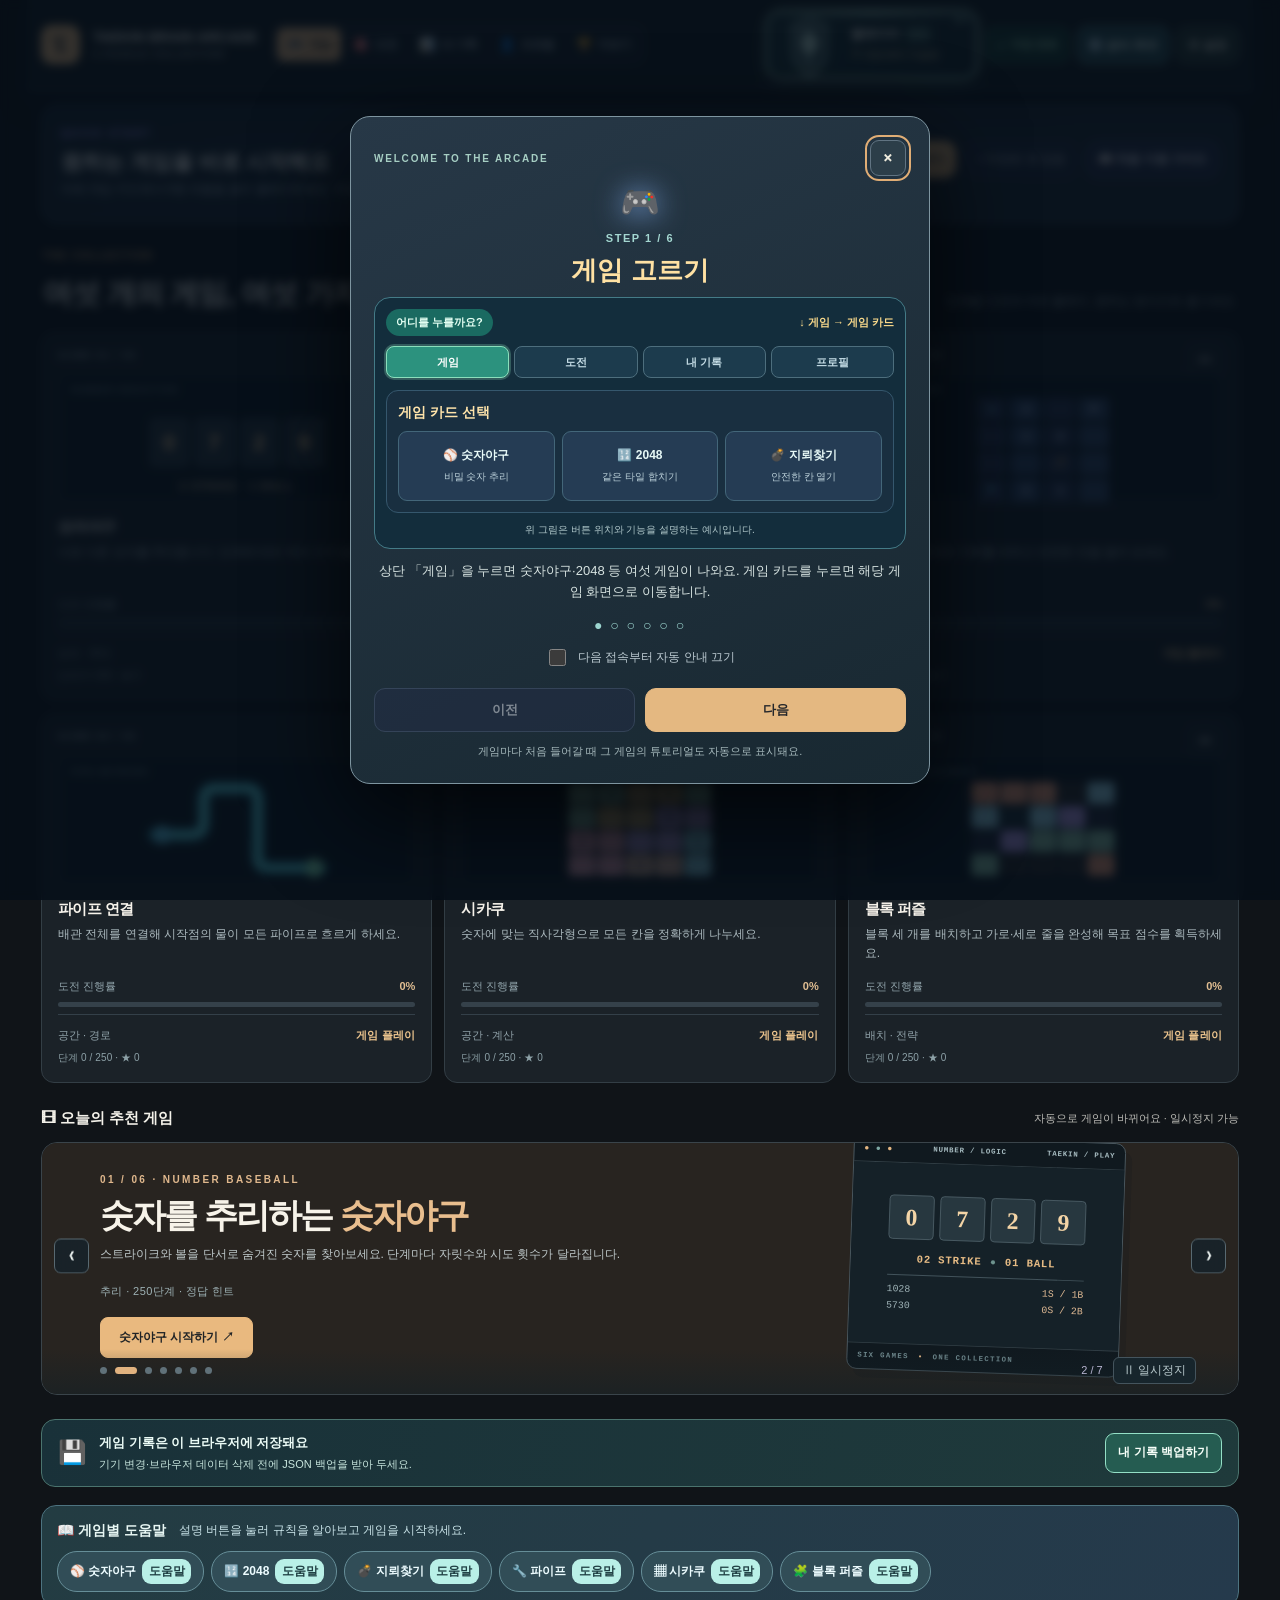
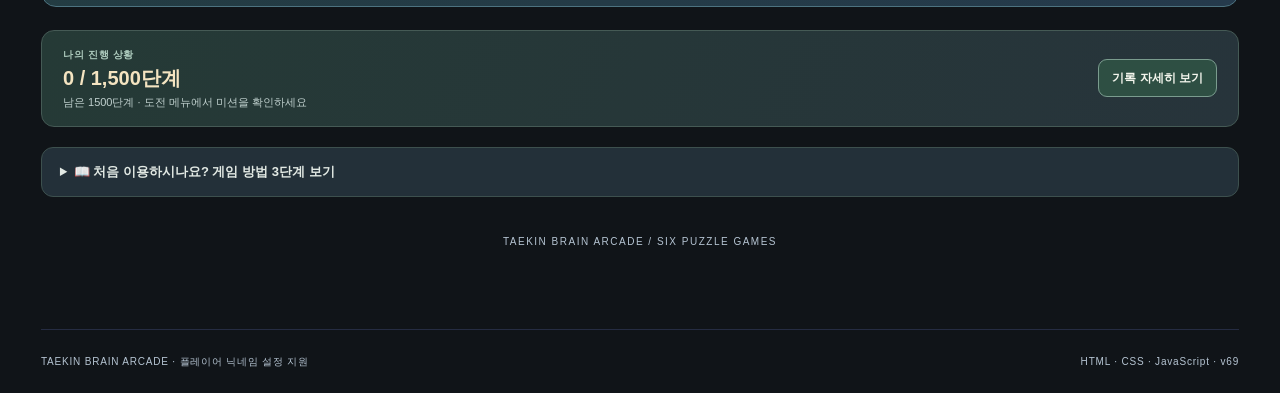
<file: index.html>
<!DOCTYPE html>

<html lang="ko">
<head>
<meta charset="utf-8"/>
<meta content="width=device-width, initial-scale=1" name="viewport"/>
<meta content="dark light" name="color-scheme"/>
<meta name="taekin-version" content="69"/>
<title>TAEKIN BRAIN ARCADE | v69</title>
<meta name="description" content="TAEKIN BRAIN ARCADE에서 숫자야구, 2048, 지뢰찾기, 파이프 연결, 시카쿠, 블록 퍼즐 6종과 총 1,500단계를 즐겨보세요.">
<meta name="theme-color" content="#172124">
<link rel="icon" type="image/svg+xml" href="favicon.svg">
<link href="style.css?v=69" rel="stylesheet"/>
<link href="tour-v57.css?v=69" rel="stylesheet"/>
<link href="tour-v60.css?v=69" rel="stylesheet"/>



<script defer="" src="script.js?v=69"></script>
<script defer src="tour-v57.js?v=69"></script>
<script defer src="tour-v60.js?v=69"></script>



<link href="rank-v61.css?v=69" rel="stylesheet"/>
<link href="polish-v62.css?v=69" rel="stylesheet"/> 
<script defer src="rank-v61.js?v=69"></script>
<script defer src="polish-v62.js?v=69"></script>
</head>
<body>
<div class="site-shell">
<header class="topbar">
<button aria-label="TAEKIN BRAIN ARCADE 메인 메뉴로 돌아가기" class="brand" id="brand-home" type="button">
<span class="brand-mark" id="v19-profile-mark">✦</span>
<span class="brand-text">TAEKIN <strong>BRAIN ARCADE</strong><small>A PUZZLE COLLECTION</small></span>
</button><nav aria-label="사이트 주요 메뉴" class="arcade-nav"><button aria-current="page" class="arcade-nav-btn active" data-destination="games" type="button"><span aria-hidden="true" class="v26-nav-icon">🎮</span><span class="v26-nav-label">게임</span></button><button aria-current="false" class="arcade-nav-btn" data-destination="challenges" type="button"><span aria-hidden="true" class="v26-nav-icon">🎯</span><span class="v26-nav-label">도전</span></button><button aria-current="false" class="arcade-nav-btn" data-destination="records" type="button"><span aria-hidden="true" class="v26-nav-icon">📊</span><span class="v26-nav-label">내 기록</span></button><button aria-current="false" class="arcade-nav-btn" data-destination="profile" type="button"><span aria-hidden="true" class="v26-nav-icon">👤</span><span class="v26-nav-label">프로필</span></button><button aria-current="false" class="arcade-nav-btn" data-destination="more" type="button"><span aria-hidden="true" class="v26-nav-icon">🏆</span><span class="v26-nav-label">더보기</span></button></nav>
<div class="top-actions"><button class="v26-profile-chip" id="v26-header-profile" title="내 프로필" type="button"><span class="sr-only">프로필 · </span><span aria-hidden="true" class="v26-avatar"></span><span class="v26-profile-text"><b id="v26-header-level">플레이어 · LV. 1</b><small id="v26-header-title">견습 탐험가</small></span></button>
<button id="v32-save-status" class="v32-save-status" type="button" aria-label="기록 저장 상태와 백업 메뉴 보기" title="내 기록 저장 상태">◌ 확인 중</button><button id="v49-header-display" class="v49-header-display" type="button" aria-controls="v49-display-panel" aria-expanded="false">🔠 글씨·화면</button><button id="v32-settings-open" class="v32-settings-button" type="button" aria-haspopup="dialog" aria-controls="v32-settings-dialog">⚙ 설정</button><div class="display-settings-wrap">
<button aria-controls="display-settings" aria-expanded="false" class="display-settings-toggle" id="display-settings-toggle" type="button">화면 설정</button>
<div class="display-settings" hidden="" id="display-settings">
<div class="display-settings-head"><strong>화면 설정</strong><button aria-label="화면 설정 닫기" id="display-settings-close" type="button">✕</button></div>
<p>사용 중인 모니터와 화면 배율에 맞춰 선택하세요.</p>
<div aria-label="색상 테마" class="setting-group" role="group"><span>색상 테마</span><div class="setting-options">
<button aria-pressed="true" data-theme-option="dark" type="button">🌙 다크</button>
<button aria-pressed="false" data-theme-option="light" type="button">☀ 라이트</button></div></div>
<div aria-label="화면 밀도" class="setting-group" role="group"><span>화면 밀도</span><div class="setting-options">
<button aria-pressed="false" data-density-option="compact" type="button">컴팩트</button>
<button aria-pressed="true" data-density-option="normal" type="button">기본</button>
<button aria-pressed="false" data-density-option="wide" type="button">넓게</button></div></div>
<div class="setting-group v19-access"><span>접근성</span><label><input id="v19-colorblind" type="checkbox"/> 색상 구분 강화 (기호·테두리)</label><label><input id="v19-motion" type="checkbox"/> 움직임 줄이기</label></div>
<div class="display-settings-foot">설정은 이 브라우저에 저장됩니다.</div></div>
</div><button aria-controls="audio-settings" aria-expanded="false" class="audio-settings-toggle" id="audio-settings-toggle" type="button">사운드</button>
<div class="audio-settings" id="audio-settings">
<!-- BGM 6곡 선택 및 재생 -->
<div aria-label="배경음악 플레이어" class="music-player">
<span class="music-track-label">♫ BGM</span>
<!-- 사용자에게 숨기되 음악 재생 코드와 동기화하기 위해 유지하는 선택 요소 -->
<select aria-hidden="true" class="sr-only" id="music-track" tabindex="-1">
<option value="arcade_classic">기본 아케이드</option>
<option value="neon_drive">네온 드라이브</option>
<option value="pixel_jump">픽셀 점프</option>
<option value="focus_flow">집중 모드</option>
<option value="mystic_maze">미스터리 퍼즐</option>
<option value="space_lounge">스페이스 라운지</option>
</select>
<div class="music-picker" id="music-picker">
<button aria-controls="music-track-menu" aria-expanded="false" aria-haspopup="dialog" aria-label="배경음악 선택 창 열기" class="music-picker-button" id="music-picker-button" type="button">
<span aria-hidden="true" class="music-current-icon" id="music-current-icon">🎮</span>
<span class="music-current-info">
<strong id="music-current-name">기본 아케이드</strong>
<small id="music-current-sub">6곡 중 선택</small>
</span>
<span aria-hidden="true" class="music-current-chevron">⌄</span>
</button>
<dialog class="music-track-menu" hidden="" id="music-track-menu" aria-labelledby="v50-music-heading">
<div class="music-menu-header">
<div class="v50-music-top"><span class="music-menu-overline">SOUNDTRACK LIBRARY</span><button type="button" id="v50-music-close" aria-label="음악 선택 창 닫기">✕ 닫기</button></div>
<div class="music-menu-heading"><strong id="v50-music-heading">🎧 음악 선택</strong><span>6곡</span></div>
<p>원하는 음악을 누르면 바로 선택돼요.</p>
<p class="v50-music-active" id="v50-music-active" aria-live="polite">현재 선택: 기본 아케이드</p>
</div>
<div class="music-track-options" id="music-track-options" role="listbox" aria-label="배경음악 6곡"></div>
<div class="music-menu-foot">곡을 선택하면 창이 닫히고 음악이 변경됩니다.</div>
</dialog>
</div>
<button aria-pressed="false" class="music-toggle" id="music-toggle" title="배경음악 켜기/끄기" type="button">♪ 음악 켜기</button>
<label class="sr-only" for="music-volume">배경음악 음량</label>
<input aria-label="음악 음량" id="music-volume" max="100" min="0" type="range" value="35"/>
</div>
<!-- 게임 효과음은 BGM과 독립적으로 켜고 음량을 조절할 수 있습니다. -->
<div aria-label="게임 효과음 설정" class="sfx-player">
<span class="sfx-label" title="게임 조작·힌트·클리어 효과음">SFX</span>
<button aria-pressed="true" class="sfx-toggle" id="sfx-toggle" title="게임 효과음 켜기/끄기" type="button">🔊 효과음 켜짐</button>
<label class="sr-only" for="sfx-volume">효과음 음량</label>
<input aria-label="효과음 음량" id="sfx-volume" max="100" min="0" type="range" value="40"/>
<button class="sfx-test" id="sfx-test" title="효과음이 정상 출력되는지 확인" type="button">▶ 소리 확인</button>
</div>
</div>
<span aria-live="polite" class="sr-only" id="sfx-status" role="status">효과음 켜짐</span>
<span aria-live="polite" class="sr-only" id="music-status" role="status">배경음악 선택: 기본 아케이드</span>
<button class="btn btn-quiet hidden" id="header-back" type="button">게임 선택</button>
</div>
</header>
<div id="v27-quick-menu" class="v27-quick-menu" role="menu" aria-label="빠른 보관함" hidden>
  <span class="v27-quick-overline">QUICK COLLECTION</span>
  <button type="button" role="menuitem" data-v27-panel="hall"><span aria-hidden="true">🏆</span><span><b>명예의 전당</b><small>트로피 8종</small></span></button>
  <button type="button" role="menuitem" data-v27-panel="badges"><span aria-hidden="true">🎖️</span><span><b>배지 도감</b><small>배지 35종 · 대표 배지</small></span></button>
  <button type="button" role="menuitem" data-v27-panel="certificate"><span aria-hidden="true">🎓</span><span><b>올클리어 기념패</b><small>진행 상황과 닉네임 확인</small></span></button>
</div>
<audio id="arcade-bgm" loop="" preload="metadata" src="assets/arcade_bgm.mp3"></audio>
<main>
<section class="screen" id="home-screen">
<!-- 게임 메뉴: 바로 시작, 게임 카드, 선택형 소개 슬라이드 -->
<div aria-label="게임" class="v26-view" data-v26-page="games" id="v26-view-games" role="region"><h1 class="sr-only">TAEKIN BRAIN ARCADE — 게임 선택</h1>
<section aria-label="체험 및 이어하기" class="v19-welcome">
<div><span class="eyebrow">QUICK START</span><h2>원하는 게임을 바로 시작해요</h2><p>아래 게임 카드에서 6종 퍼즐을 골라 플레이하세요. 저장한 게임은 이어서 할 수 있어요.</p></div>
<div class="v19-welcome-actions"><button id="v66-choose-game" class="btn btn-primary" type="button">🎮 게임 고르기</button><button class="btn btn-primary" id="v19-demo-start" type="button">▶ 게임 6종 체험하기</button><button class="btn btn-secondary" id="v19-resume-last" type="button">마지막 게임 이어하기</button><button class="btn btn-secondary v31-help-btn" id="v31-help-open" type="button">📖 처음 이용 가이드</button></div>
<div aria-live="polite" class="v19-saves" id="v19-save-list"></div>
</section><div class="v47-showcase-label"><strong>🎞 오늘의 추천 게임</strong><span>자동으로 게임이 바뀌어요 · 일시정지 가능</span></div><section aria-label="게임 소개 슬라이드" aria-roledescription="캐러셀" class="hero-carousel" id="hero-carousel">
<div aria-live="off" class="hero-slides" id="hero-slides"></div>
<button aria-label="이전 소개 보기" class="hero-arrow hero-prev" id="hero-prev" type="button">❮</button>
<button aria-label="다음 소개 보기" class="hero-arrow hero-next" id="hero-next" type="button">❯</button>
<div class="hero-footer">
<div aria-label="소개 슬라이드 선택" class="hero-dots" id="hero-dots" role="group"></div>
<div class="hero-controls">
<span class="hero-count" id="hero-count">1 / 7</span>
<button aria-label="자동 넘김 일시정지" aria-pressed="false" class="hero-pause" id="hero-pause" type="button">Ⅱ 일시정지</button>
</div>
</div>
</section>
<div class="section-heading" id="game-collection"><div><span class="eyebrow">THE COLLECTION</span><h2>여섯 개의 게임, 여섯 가지 재미</h2></div><span class="heading-note">단계별 도전과 자유 플레이, 원하는 방식으로 즐기세요.</span></div><div class="game-cards">
<button class="game-card card-baseball" data-open="baseball" type="button">
<span class="game-icon">01</span><span class="card-category">GAME 01 / 06</span><span aria-hidden="true" class="card-preview preview-baseball"><span class="preview-tag">NUMBER DEDUCTION</span><span class="preview-secret"><i>0</i><i>7</i><i>2</i><i>9</i></span><span class="preview-answer">2 STRIKE · 1 BALL</span></span>
<strong>숫자야구</strong><span class="card-desc">서로 다른 숫자를 추리합니다. 단계에 따라 자리 수가 달라집니다.</span><span aria-label="baseball 진행률" class="card-progress"><span class="card-progress-label"><span>도전 진행률</span><b class="card-percent">0%</b></span><span class="card-progress-track"><span class="card-progress-fill" style="width:0%"></span></span></span>
<span class="card-bottom"><span>논리 · 추리</span><span class="card-go">게임 플레이</span></span>
</button>
<button class="game-card card-2048" data-open="2048" type="button">
<span class="game-icon">02</span><span class="card-category">GAME 02 / 06</span><span aria-hidden="true" class="card-preview preview-2048"><span class="preview-tag">TILE MERGING</span><span class="preview-grid"><i class="p-tile p-2">2</i><i class="p-tile p-4">4</i><i class="p-tile p-0"></i><i class="p-tile p-8">8</i><i class="p-tile p-4">4</i><i class="p-tile p-16">16</i><i class="p-tile p-2">2</i><i class="p-tile p-0"></i><i class="p-tile p-0"></i><i class="p-tile p-8">8</i><i class="p-tile p-32">32</i><i class="p-tile p-0"></i><i class="p-tile p-0"></i><i class="p-tile p-2">2</i><i class="p-tile p-4">4</i><i class="p-tile p-64">64</i></span></span>
<strong>2048</strong><span class="card-desc">같은 숫자를 합쳐 단계별 목표 블록을 만듭니다.</span><span aria-label="2048 진행률" class="card-progress"><span class="card-progress-label"><span>도전 진행률</span><b class="card-percent">0%</b></span><span class="card-progress-track"><span class="card-progress-fill" style="width:0%"></span></span></span>
<span class="card-bottom"><span>전략 · 집중</span><span class="card-go">게임 플레이</span></span>
</button>
<button class="game-card card-mines" data-open="mines" type="button">
<span class="game-icon">03</span><span class="card-category">GAME 03 / 06</span><span aria-hidden="true" class="card-preview preview-mines"><span class="preview-tag">LOGIC GAME</span><span class="preview-grid"><i>1</i><i>2</i><i></i><i>⚑</i><i></i><i>1</i><i>2</i><i></i><i></i><i></i><i>💣</i><i></i><i>⚑</i><i>2</i><i>1</i><i></i></span></span>
<strong>지뢰찾기</strong><span class="card-desc">숫자 힌트를 따라 지뢰를 피하고 안전한 칸을 열어 보세요.</span><span aria-label="mines 진행률" class="card-progress"><span class="card-progress-label"><span>도전 진행률</span><b class="card-percent">0%</b></span><span class="card-progress-track"><span class="card-progress-fill" style="width:0%"></span></span></span>
<span class="card-bottom"><span>추론 · 관찰</span><span class="card-go">게임 플레이</span></span>
</button>
<button class="game-card card-pipes" data-open="pipes" type="button">
<span class="game-icon">04</span><span class="card-category">GAME 04 / 06</span><span aria-hidden="true" class="card-preview preview-pipes"><span class="preview-tag">PIPE NETWORK</span><svg fill="none" viewbox="0 0 220 136"><path d="M4 76H51Q67 76 67 60V31Q67 16 82 16H122Q137 16 137 31V104Q137 119 152 119H218" stroke="#14576A" stroke-linecap="round" stroke-width="20"></path><path d="M4 76H51Q67 76 67 60V31Q67 16 82 16H122Q137 16 137 31V104Q137 119 152 119H218" stroke="#68E2E7" stroke-linecap="round" stroke-width="11"></path><circle cx="13" cy="76" fill="#60C9E7" r="12"></circle><circle cx="210" cy="119" fill="#8CEFC0" r="12"></circle></svg></span>
<strong>파이프 연결</strong><span class="card-desc">배관 전체를 연결해 시작점의 물이 모든 파이프로 흐르게 하세요.</span><span aria-label="pipes 진행률" class="card-progress"><span class="card-progress-label"><span>도전 진행률</span><b class="card-percent">0%</b></span><span class="card-progress-track"><span class="card-progress-fill" style="width:0%"></span></span></span>
<span class="card-bottom"><span>공간 · 경로</span><span class="card-go">게임 플레이</span></span>
</button>
<button class="game-card card-shikaku" data-open="shikaku" type="button">
<span class="game-icon">05</span><span class="card-category">GAME 05 / 06</span><span aria-hidden="true" class="card-preview preview-shikaku"><span class="preview-tag">RECTANGLE LOGIC</span><span class="preview-grid"><i class="area-1"></i><i class="area-1">4</i><i class="area-2"></i><i class="area-2">6</i><i class="area-1"></i><i class="area-1"></i><i class="area-2"></i><i class="area-2"></i><i class="area-3">3</i><i class="area-3"></i><i class="area-4">2</i><i class="area-4"></i><i class="area-3"></i><i class="area-3"></i><i class="area-5">1</i><i class="area-4"></i><i class="area-4"></i><i class="area-6">2</i><i class="area-6"></i><i class="area-5"></i></span></span>
<strong>시카쿠</strong><span class="card-desc">숫자에 맞는 직사각형으로 모든 칸을 정확하게 나누세요.</span><span aria-label="shikaku 진행률" class="card-progress"><span class="card-progress-label"><span>도전 진행률</span><b class="card-percent">0%</b></span><span class="card-progress-track"><span class="card-progress-fill" style="width:0%"></span></span></span>
<span class="card-bottom"><span>공간 · 계산</span><span class="card-go">게임 플레이</span></span>
</button>
<button class="game-card card-blocks" data-open="blocks" type="button">
<span class="game-icon">06</span><span class="card-category">GAME 06 / 06</span><span aria-hidden="true" class="card-preview preview-blocks"><span class="preview-tag">BLOCK PLACEMENT</span><span class="preview-grid"><i class="block-color-0" style="opacity:1"></i><i class="block-color-0" style="opacity:1"></i><i class="block-color-0" style="opacity:1"></i><i class="block-color-0" style="opacity:0.13"></i><i class="block-color-1" style="opacity:1"></i><i class="block-color-1" style="opacity:1"></i><i class="block-color-1" style="opacity:0.13"></i><i class="block-color-1" style="opacity:1"></i><i class="block-color-2" style="opacity:1"></i><i class="block-color-2" style="opacity:0.13"></i><i class="block-color-2" style="opacity:0.13"></i><i class="block-color-2" style="opacity:1"></i><i class="block-color-3" style="opacity:1"></i><i class="block-color-3" style="opacity:1"></i><i class="block-color-3" style="opacity:1"></i><i class="block-color-3" style="opacity:1"></i><i class="block-color-0" style="opacity:0.13"></i><i class="block-color-0" style="opacity:0.13"></i><i class="block-color-0" style="opacity:0.13"></i><i class="block-color-0" style="opacity:1"></i></span></span>
<strong>블록 퍼즐</strong><span class="card-desc">블록 세 개를 배치하고 가로·세로 줄을 완성해 목표 점수를 획득하세요.</span><span aria-label="blocks 진행률" class="card-progress"><span class="card-progress-label"><span>도전 진행률</span><b class="card-percent">0%</b></span><span class="card-progress-track"><span class="card-progress-fill" style="width:0%"></span></span></span>
<span class="card-bottom"><span>배치 · 전략</span><span class="card-go">게임 플레이</span></span>
</button>
</div>
<aside class="v66-backup-reminder" aria-label="진행 기록 백업 안내"><span class="v66-backup-icon" aria-hidden="true">💾</span><div class="v66-backup-copy"><strong>게임 기록은 이 브라우저에 저장돼요</strong><small>기기 변경·브라우저 데이터 삭제 전에 JSON 백업을 받아 두세요.</small></div><button id="v66-backup-now" type="button">내 기록 백업하기</button></aside>
<section class="v46-home-guides" aria-label="게임 설명 바로 보기">
  <div class="v46-home-guides-head"><strong>📖 게임별 도움말</strong><span>설명 버튼을 눌러 규칙을 알아보고 게임을 시작하세요.</span></div>
  <div class="v46-home-guide-links">
    <button type="button" data-v46-help="game" data-v46-game="baseball">⚾ 숫자야구 <span>도움말</span></button>
    <button type="button" data-v46-help="game" data-v46-game="2048">🔢 2048 <span>도움말</span></button>
    <button type="button" data-v46-help="game" data-v46-game="mines">💣 지뢰찾기 <span>도움말</span></button>
    <button type="button" data-v46-help="game" data-v46-game="pipes">🔧 파이프 <span>도움말</span></button>
    <button type="button" data-v46-help="game" data-v46-game="shikaku">▦ 시카쿠 <span>도움말</span></button>
    <button type="button" data-v46-help="game" data-v46-game="blocks">🧩 블록 퍼즐 <span>도움말</span></button>
  </div>
</section><div aria-label="내 진행 상황" class="v26-home-summary"><div class="v26-home-summary-text"><span class="v26-mini-overline">나의 진행 상황</span><strong id="v26-home-progress">0 / 1,500단계</strong><span id="v26-home-goal">오늘의 목표는 도전 메뉴에서 확인할 수 있어요.</span></div><button class="v26-jump" data-v26-jump="records" type="button">기록 자세히 보기</button></div><details class="v26-guide-fold"><summary>📖 처음 이용하시나요? 게임 방법 3단계 보기</summary><section aria-label="사이트 이용 방법" class="quick-guide">
<div class="quick-guide-title"><strong>처음 이용하시나요?</strong><span>처음 방문하셨다면 아래 순서로 진행하세요.</span><button class="tour-entry" id="tour-first" type="button">📖 게임 체험 가이드</button></div>
<div class="quick-guide-steps">
<div><b>01</b><span><strong>게임 선택</strong><small>아래 6개 게임 중 하나를 클릭</small></span></div>
<div><b>02</b><span><strong>단계 또는 난이도 선택</strong><small>단계 도전·자유 플레이 지원</small></span></div>
<div><b>03</b><span><strong>게임 플레이</strong><small>우측 규칙·힌트 확인, 완료 기록 저장</small></span></div>
</div>
</section></details><div class="home-footnote">TAEKIN BRAIN ARCADE  /  SIX PUZZLE GAMES</div></div><div aria-label="게임 도전" class="v26-view" data-v26-page="challenges" hidden="" id="v26-view-challenges" role="region"><div class="v26-page-heading"><span aria-hidden="true" class="v26-page-icon">🎯</span><div><span class="v26-page-overline">TAEKIN BRAIN ARCADE</span><h1>게임 도전</h1><p>100라운드 종합 도전에 참여하세요. 다음 목표와 일일 미션은 아래에서 확인할 수 있어요.</p></div></div><section aria-label="6개 게임 통합 도전 모드 100라운드" class="marathon-banner" id="challenge-hub">
<div class="marathon-top">
<div><span class="eyebrow">ARCADE CHALLENGE · 100 ROUNDS</span>
<h2>도전 모드 <em>100라운드</em></h2>
<p>6개 게임을 순서대로 모두 클리어하면 다음 라운드가 열립니다. 라운드가 올라갈수록 난이도가 높아집니다.</p>
</div>
<div class="marathon-controls">
<strong id="marathon-summary">1 / 100 라운드 도전 가능</strong>
<button class="btn btn-primary" id="marathon-start" type="button">도전 모드 이어하기</button>
<button class="reset-progress-btn" id="marathon-reset" type="button">↺ 도전 모드 기록 초기화</button>
</div>
</div>
<div aria-label="현재 라운드 6게임 진행" class="marathon-track" id="marathon-track"></div>
<div aria-label="도전 모드 100라운드 진행도" class="marathon-progress"><div id="marathon-progress-fill"></div></div>
<div class="marathon-stage-heading"><span>도전 모드 라운드 선택 <small>이미 완료한 라운드는 연습으로 다시 플레이 가능</small></span>
<span><button id="marathon-page-prev" type="button">이전</button> <b id="marathon-page-label">01~10</b> <button id="marathon-page-next" type="button">다음</button></span></div>
<div class="marathon-round-buttons" id="marathon-round-buttons"></div>
</section><div class="v35-missions-lower"><div class="v35-missions-heading"><h2>📋 다음 목표와 일일 미션</h2><p>필요할 때 아래에서 진행률과 보상을 확인하세요.</p></div><section aria-labelledby="v25-goals-title" class="v25-panel v25-goals" id="next-achievements">
<div class="v25-section-head"><div><span class="eyebrow">NEXT UP</span><h3 id="v25-goals-title">🎯 다음 목표 추천</h3><p>현재 진행률을 바탕으로 가장 가까운 배지 3개를 추천합니다.</p></div><button class="v25-mini-button" id="v25-show-codex" type="button">배지 도감 보기</button></div>
<div aria-live="polite" class="v25-goal-grid" id="v25-goal-list"></div>
</section><section aria-labelledby="v25-mission-title" class="v25-panel v25-missions" id="mission-board">
<div class="v25-section-head"><div><span class="eyebrow">DAILY &amp; WEEKLY QUESTS</span><h3 id="v25-mission-title">📅 오늘의 미션</h3><p>게임에서 새로 성공한 기록만 반영됩니다. 미션 경험치는 한 번씩만 지급됩니다.</p></div><div class="v25-mission-summary"><span>누적 미션 XP</span><strong id="v25-mission-xp">0 XP</strong></div></div>
<div aria-label="일일 미션 세 가지" class="v25-mission-grid" id="v25-daily-missions"></div>
<details class="v25-weekly" id="v25-weekly-wrap"><summary><span>🏁 주간 도전</span><span id="v25-week-label">이번 주 · 0 / 2 완료</span><span aria-hidden="true">⌄</span></summary><div class="v25-mission-grid" id="v25-weekly-missions"></div></details>
<p class="v25-footnote" id="v25-reset-note">일일 미션은 자정에, 주간 미션은 월요일에 갱신됩니다. 기록은 사용 중인 브라우저에 저장됩니다.</p>
</section></div></div><div aria-label="내 기록" class="v26-view" data-v26-page="records" hidden="" id="v26-view-records" role="region"><div class="v26-page-heading"><span aria-hidden="true" class="v26-page-icon">📊</span><div><span class="v26-page-overline">TAEKIN BRAIN ARCADE</span><h1>내 기록</h1><p>단계·별·보스 기록과 플레이 분석을 확인하세요.</p></div></div><section aria-label="나의 게임 기록과 업적" class="stats-section" id="stats-section">
<div class="section-heading"><div><span class="eyebrow">PLAYER DASHBOARD</span><h2>나의 도전 기록</h2></div><span class="heading-note">현재 브라우저의 기록을 표시합니다.</span></div>
<div class="arcade-stats">
<div class="arcade-stat"><span>완료 단계</span><strong id="stat-cleared">0 / 1,500</strong></div>
<div class="arcade-stat"><span>획득한 별</span><strong id="stat-stars">0 ★</strong></div>
<div class="arcade-stat"><span>보스 클리어</span><strong id="stat-boss">0 / 30</strong></div>
<div class="arcade-stat"><span>도전 모드</span><strong id="stat-marathon">0 / 100</strong></div>
</div><div class="overall-progress"><div class="overall-progress-heading"><span>전체 퍼즐 마스터리</span><strong id="overall-progress-label">0 / 1,500단계 · 0%</strong></div><div class="overall-progress-track"><div id="overall-progress-fill"></div></div></div>
</section><section class="v19-records-section"><h3>게임별 상세 기록</h3><p>최고 기록, 성공 시간, 힌트 사용 횟수를 한눈에 확인할 수 있습니다.</p><div class="v19-record-grid" id="v19-record-grid"></div></section><details class="v25-panel v25-analysis" id="v25-analysis-wrap"><summary><span>📊 내 플레이 분석 리포트</span><small>게임별 기록 비교 · 내 강점 확인</small><span aria-hidden="true">⌄</span></summary><div class="v25-analysis-body"><div class="v25-metric-grid" id="v25-metric-grid"></div><div aria-label="게임별 완료 단계 비교" class="v25-analysis-chart" id="v25-analysis-chart"></div><p class="v25-footnote">누적 성공 플레이 시간은 저장된 성공 판의 기록만 합산하며, 쉬고 있던 시간은 포함하지 않습니다.</p></div></details><div class="backup-actions">
<button class="btn btn-secondary" id="export-progress" type="button">⬇ 진행 기록 백업 (JSON)</button>
<button class="btn btn-secondary" id="import-progress" type="button">⬆ 기록 가져오기</button>
<input accept="application/json,.json" aria-label="진행 기록 JSON 가져오기" class="sr-only" id="import-progress-file" type="file"/>
<span aria-live="polite" id="backup-message" role="status">기록은 이 브라우저에 저장돼요. 다른 기기로 옮기려면 먼저 백업 파일을 만들어 주세요.</span>
</div><section aria-label="진행 기록 관리" class="arcade-updates">
<div class="reset-strip reset-manager">
<div class="reset-info"><strong>진행 기록 관리</strong><span>개별 게임마다 5개 난이도 × 50단계, 도전 모드 100라운드의 기록은 각각 저장됩니다. 초기화 후에는 복구할 수 없습니다.</span></div>
<div class="reset-manager-actions">
<button class="reset-progress-btn" id="reset-all-stages" type="button">↺ 개별 게임 단계 초기화</button>
<button class="reset-progress-btn reset-all-btn" id="reset-all-progress" type="button">↺ 모든 진행 기록 초기화</button>
</div>
</div>
</section></div><div aria-label="내 프로필" class="v26-view" data-v26-page="profile" hidden="" id="v26-view-profile" role="region"><div class="v26-page-heading"><span aria-hidden="true" class="v26-page-icon">👤</span><div><span class="v26-page-overline">TAEKIN BRAIN ARCADE</span><h1>내 프로필</h1><p>닉네임·레벨·대표 배지·사이트 꾸미기를 관리하세요.</p></div></div>
<section class="v27-nickname-panel" aria-labelledby="v27-nickname-heading"><div><span class="v27-panel-eyebrow">PLAYER PROFILE</span><h2 id="v27-nickname-heading">🎮 나의 닉네임</h2><p>닉네임을 입력하고 「닉네임 변경하기」를 누른 다음 확인하면 상단과 기념패에 저장됩니다.</p></div><div class="v27-nickname-edit"><label for="v27-nickname-input">플레이어 닉네임</label><input id="v27-nickname-input" type="text" maxlength="20" autocomplete="nickname" placeholder="닉네임을 입력하세요" aria-describedby="v27-nickname-status"/><span id="v27-nickname-status" role="status" aria-live="polite">아직 닉네임이 설정되지 않았어요.</span></div></section><section aria-label="플레이어 레벨과 칭호" class="v22-growth" id="player-growth">
<div aria-hidden="true" class="v22-growth-emblem" data-rank="rookie"><span class="v29-crest-spark">✶</span><span class="v29-crest-icon" id="v29-crest-icon">✦</span><strong id="v22-level-mark">01</strong><small id="v29-crest-name">ROOKIE</small></div>
<div class="v22-growth-main"><span class="eyebrow">YOUR ARCADE JOURNEY</span><h3><span id="v22-level">LV. 1</span><span id="v22-title">견습 탐험가</span></h3><p id="v22-growth-description">플레이 기록과 획득한 배지로 경험치가 쌓입니다.</p><div class="v22-xp-heading"><span id="v22-xp-label">0 XP</span><span id="v22-xp-next">다음 레벨까지 115 XP</span></div><div class="v22-xp-track"><span id="v22-xp-bar"></span></div></div>
<div class="v22-growth-side"><span>대표 배지</span><div aria-live="polite" id="v22-featured-badge">아직 선택한 배지가 없어요</div><button id="v22-open-badges" type="button">🎖 대표 배지 바로 선택</button><button class="v27-hall-profile-link" data-v27-panel="hall" type="button">🏆 명예의 전당 보기</button></div>
</section>
<section id="v47-level-rewards" class="v47-level-rewards" aria-labelledby="v47-level-rewards-heading">
  <div class="v47-level-rewards-head"><div><span class="v47-perk-kicker">LEVEL UP REWARDS</span><h2 id="v47-level-rewards-heading">✨ 레벨을 올리면 무엇이 열릴까요?</h2></div><span id="v47-current-level" class="v47-current-level">LV. 1</span></div>
  <p id="v47-next-reward" class="v47-next-reward" role="status">게임을 클리어하고 경험치를 모아 꾸미기 보상을 열어 보세요.</p>
  <div class="v47-level-rewards-grid" id="v47-level-rewards-grid"></div>
  <p class="v47-rewards-note">보상은 게임 실력에 영향을 주지 않는 프로필·화면 꾸미기예요. 획득한 보상은 아래 「레벨 스타일 스튜디오」에서 선택할 수 있어요.</p>
  <button type="button" id="v47-show-style" class="v47-style-jump">🎨 해금된 꾸미기 확인하기</button>
</section><details class="v29-rank-journey"><summary><span>✦ 레벨별 엠블럼 진화</span><small id="v29-rank-next">다음 성장 등급을 확인해 보세요</small></summary><div id="v29-rank-roadmap" class="v29-rank-roadmap" aria-label="등급별 엠블럼"></div></details><details class="v29-style-studio" id="v29-style-studio"><summary><span class="v29-studio-icon">◈</span><span><strong>레벨 스타일 스튜디오</strong><small>레벨을 올려 오라·프로필 테두리·사이트 스킨을 해금하세요.</small></span><span class="v29-studio-arrow">⌄</span></summary><div class="v29-studio-inner"><div class="v29-live-preview"><span class="v29-preview-avatar" id="v29-preview-avatar">✦</span><div><small>MY ARCADE IDENTITY</small><strong id="v29-preview-nickname">플레이어</strong><span id="v29-preview-rank">견습 탐험가 · LV. 1</span></div></div><div id="v29-style-choices" class="v29-style-choices"></div><p class="v29-style-foot">레벨 보상은 플레이 기록을 기준으로 열리고, 선택한 디자인은 이 기기에 저장돼요. 기존 업적 꾸미기와 함께 적용됩니다.</p></div></details><details aria-label="사이트 꾸미기" class="v23-site-style" id="site-customize">
<summary><span aria-hidden="true" class="v23-style-icon">🎨</span><span><strong>사이트 꾸미기</strong><small>업적을 달성해 배경 · 프로필 테두리 · 포인트 색상 · 엠블럼을 해금하세요.</small></span><span aria-hidden="true" class="v23-style-arrow">⌄</span></summary>
<div class="v20-wardrobe"><div class="v20-wardrobe-head"><div><h3>내 아케이드 스타일</h3><p>아이템을 선택하면 사이트에 즉시 적용되고 이 브라우저에 저장됩니다. 방 꾸미기 기능은 포함되지 않습니다.</p></div></div><div id="v20-inventory"></div></div>
</details><div class="v19-rewards" hidden=""><div class="v19-frame-picker" id="v19-frame-picker"></div></div></div><div aria-label="보관함 &amp; 더보기" class="v26-view" data-v26-page="more" hidden="" id="v26-view-more" role="region"><div class="v26-page-heading"><span aria-hidden="true" class="v26-page-icon">🏆</span><div><span class="v26-page-overline">TAEKIN BRAIN ARCADE</span><h1>보관함 &amp; 더보기</h1><p>카드를 누르면 화면 이동 없이 작은 창으로 열립니다.</p></div></div><div class="v26-more-shortcuts"><button class="v26-more-link" data-v27-panel="hall" type="button"><span aria-hidden="true">🏆</span><strong>명예의 전당</strong><small>트로피 진열</small></button><button class="v26-more-link" data-v27-panel="badges" type="button"><span aria-hidden="true">🎖️</span><strong>배지 도감</strong><small>35개 수집</small></button><button class="v26-more-link" data-v27-panel="certificate" type="button"><span aria-hidden="true">🎓</span><strong>올클리어 기념패</strong><small>최종 목표</small></button></div><section aria-labelledby="v22-hall-title" class="v22-hall" id="hall-of-fame">
<div class="v22-hall-heading"><div><span class="eyebrow">HALL OF FAME</span><h3 id="v22-hall-title">명예의 전당 <span>🏆</span></h3><p>도전을 완수할수록 트로피가 진열됩니다. 모든 기록은 이 브라우저 기준입니다.</p></div><div class="v22-hall-total"><span>수집한 트로피</span><strong id="v22-trophy-count">0 <small>/ 8</small></strong></div></div>
<div aria-label="트로피 진열장" class="v22-trophy-grid" id="v22-trophy-grid"></div>
<div class="v22-hall-footer"><span id="v22-next-goal">첫 트로피를 향해 도전해 보세요.</span><span id="v22-hall-badges">실제 획득 배지 0 / 35</span></div>
</section><details aria-label="업적 보관함" class="v20-showcase v21-ach-cabinet" id="achievement-hub">
<summary class="v21-ach-summary"><span aria-hidden="true" class="v21-ach-summary-icon">✦</span><span class="v21-ach-summary-text"><span class="eyebrow">BADGE CODEX</span><strong>배지 도감 · 35개</strong><small>기본은 접혀 있습니다. 펼치면 배지의 달성 조건과 희귀도를 확인하고 대표 배지를 설정할 수 있어요.</small></span><span class="v21-ach-summary-right"><strong class="v20-showcase-count" id="v20-total">0 / 35개 해금</strong><span class="v21-summary-chevron">⌄</span></span></summary>
<div class="v21-ach-cabinet-body">
<div aria-label="업적 해금률" class="v20-progress"><div id="v20-total-bar"></div></div>
<div aria-label="업적 분류" class="v20-filter-bar" id="v20-filter-bar">
<button aria-pressed="true" data-v20-filter="all" type="button">전체</button><button aria-pressed="false" data-v20-filter="available" type="button">해금 완료</button><button aria-pressed="false" data-v20-filter="locked" type="button">잠김</button><button aria-pressed="false" data-v20-filter="start" type="button">시작</button><button aria-pressed="false" data-v20-filter="progress" type="button">단계 도전</button><button aria-pressed="false" data-v20-filter="stars" type="button">별·보스</button><button aria-pressed="false" data-v20-filter="games" type="button">게임별</button><button aria-pressed="false" data-v20-filter="challenge" type="button">종합 도전</button>
</div><div class="v20-ach-grid" id="v20-collection"></div>
<p class="v22-badge-hint">배지를 실제로 획득하면 클릭하여 대표 배지로 전시할 수 있습니다. 마스터 특별 해금은 경험치에 포함되지 않습니다.</p>
</div>
</details><div class="achievement-list" hidden="" id="achievement-list"></div><section aria-labelledby="v25-finale-title" class="v25-panel v25-finale" id="final-challenge">
<div aria-hidden="true" class="v25-finale-art">🏆</div><div class="v25-finale-main"><span class="eyebrow">THE FINAL MILESTONE</span><h3 id="v25-finale-title">올클리어 기념패</h3><p id="v25-finale-state">1,500단계와 도전 모드 100라운드를 모두 완료하면 열립니다.</p><div class="v25-finale-progress"><span id="v25-finale-stages">단계 0 / 1,500</span><span id="v25-finale-rounds">도전 0 / 100</span></div></div><div class="v25-finale-actions"><label for="v25-player-name">플레이어 닉네임 (올클리어 기념패에 표시)</label><input autocomplete="nickname" id="v25-player-name" readonly title="닉네임 변경은 프로필 메뉴에서 확인 후 적용할 수 있어요" maxlength="20" placeholder="닉네임을 설정하세요" type="text"/><button disabled="" id="v25-open-certificate" type="button">🔒 올클리어 기념패 잠김</button></div>
</section></div></section>
<section aria-live="off" class="screen hidden" id="play-screen">
<div class="game-heading">
<div><button class="back-link" id="back-to-home" type="button">전체 게임으로 돌아가기</button><div class="game-title-line"><span id="active-emoji">⚾</span><h1 id="active-title">숫자야구</h1>
<details class="v49-help-menu" id="v49-help-menu"><summary>📖 도움말</summary><div class="v49-help-menu-links" aria-label="게임 도움말 목록">
<button type="button" data-v46-help="game">게임 소개</button><button type="button" data-v46-help="controls">조작 방법</button>
<button type="button" data-v46-help="goal">단계 목표</button><button type="button" data-v46-help="hint">힌트 안내</button>
<button type="button" data-v46-help="stages">단계 선택</button><button type="button" data-v46-help="zoom">게임판 크기</button>
</div></details></div><p class="game-description" id="active-description"></p><p class="v55-mobile-hint" id="v55-mobile-hint" aria-label="스마트폰 조작 방법"></p></div>
<div class="play-title-tools"><details class="v65-game-switch" id="v65-game-switch"><summary class="v65-game-switch-trigger"><span class="v65-switch-icon" aria-hidden="true">🎮</span><span class="v65-switch-text"><strong>다른 게임</strong><small>저장하고 바로 이동</small></span><span class="v65-switch-arrow" aria-hidden="true">▾</span></summary><div class="v65-game-switch-menu" aria-label="게임 선택"><button class="v65-game-option" type="button" data-v65-game="baseball"><span class="v65-game-option-icon" aria-hidden="true">⚾</span><span class="v65-game-option-info"><strong>숫자야구</strong><small>숫자를 추리하는 두뇌 게임</small></span><span class="v65-game-option-arrow" aria-hidden="true">›</span></button><button class="v65-game-option" type="button" data-v65-game="2048"><span class="v65-game-option-icon" aria-hidden="true">🔢</span><span class="v65-game-option-info"><strong>2048</strong><small>타일을 합쳐 목표에 도전</small></span><span class="v65-game-option-arrow" aria-hidden="true">›</span></button><button class="v65-game-option" type="button" data-v65-game="mines"><span class="v65-game-option-icon" aria-hidden="true">💣</span><span class="v65-game-option-info"><strong>지뢰찾기</strong><small>지뢰를 피해 안전한 칸 탐색</small></span><span class="v65-game-option-arrow" aria-hidden="true">›</span></button><button class="v65-game-option" type="button" data-v65-game="pipes"><span class="v65-game-option-icon" aria-hidden="true">🔧</span><span class="v65-game-option-info"><strong>파이프 연결</strong><small>회전시켜 물길 완성</small></span><span class="v65-game-option-arrow" aria-hidden="true">›</span></button><button class="v65-game-option" type="button" data-v65-game="shikaku"><span class="v65-game-option-icon" aria-hidden="true">🧩</span><span class="v65-game-option-info"><strong>시카쿠</strong><small>숫자에 맞춰 직사각형 나누기</small></span><span class="v65-game-option-arrow" aria-hidden="true">›</span></button><button class="v65-game-option" type="button" data-v65-game="blocks"><span class="v65-game-option-icon" aria-hidden="true">🟩</span><span class="v65-game-option-info"><strong>블록 퍼즐</strong><small>블록을 배치해 줄 완성</small></span><span class="v65-game-option-arrow" aria-hidden="true">›</span></button></div></details><button class="btn btn-secondary v41-jump-board" id="v41-jump-board" type="button">🎮 게임판 바로가기</button><button class="tour-entry" id="game-tutorial" type="button">📖 튜토리얼</button><button class="btn btn-secondary v19-pause-btn" id="v19-pause" type="button">Ⅱ 일시정지</button><button class="btn btn-secondary" id="v19-save-now" type="button">▣ 현재 판 저장</button><button class="btn btn-secondary" id="v19-resume-game" type="button">이어하기</button><span class="game-index" id="game-counter">01 / 06</span></div>
</div>

<div class="play-layout">
<div class="play-primary">
<section aria-live="polite" class="mode-banner hidden" id="mode-banner">
<span class="eyebrow" id="mode-caption">CHALLENGE MODE</span>
<strong id="mode-title">6종 도전</strong>
<div class="mode-steps" id="mode-steps"></div>
<p id="mode-target"></p>
</section>
<details class="v41-tier-fold" id="v41-tier-fold"><summary>🎯 난이도 선택 펼치기 · 5개 난이도</summary><section aria-label="난이도 선택 · 난이도마다 50단계" class="v29-tier-switch" id="v29-tier-switch"><div class="v29-tier-heading"><strong>난이도를 선택하세요</strong><small>어떤 난이도든 바로 시작 · 각 난이도 1~50단계 별도 기록</small></div><div class="v29-tier-buttons"><button data-tier="easy" type="button"><b>🌱 쉬움</b><small>0/50</small></button><button data-tier="normal" type="button"><b>🔷 보통</b><small>0/50</small></button><button data-tier="hard" type="button"><b>⚡ 어려움</b><small>0/50</small></button><button data-tier="extreme" type="button"><b>💜 매우 어려움</b><small>0/50</small></button><button data-tier="expert" type="button"><b>🔥 전문가</b><small>0/50</small></button></div></section></details><div aria-live="polite" class="stage-quick" id="stage-quick">
<div><strong id="stage-quick-name">1단계 · 입문</strong><span id="stage-quick-goal">현재 단계의 목표를 확인하세요.</span></div>
<button class="btn btn-secondary" id="stage-open-button" type="button">전체 단계 선택 ↓</button>
</div>

<!-- 숫자야구 -->
<section aria-label="숫자야구" class="game-panel hidden" id="panel-baseball">
<div class="toolbar"><label for="bb-difficulty">난이도</label><select aria-label="숫자야구 난이도" id="bb-difficulty"><option value="easy">쉬움 · 50단계</option><option selected="" value="normal">보통 · 50단계</option><option value="hard">어려움 · 50단계</option><option value="extreme">매우 어려움 · 50단계</option><option value="expert">전문가 · 50단계</option></select><span class="stat-chip" id="bb-attempts">도전 0회</span></div>
<div class="v42-size-tools" data-v42-game="baseball" role="group" aria-label="숫자야구 게임판 크기 조절">
  <span class="v42-size-title">🔍 게임판 크기 <small>게임별로 따로 기억</small></span>
  <div class="v42-size-buttons">
    <button type="button" data-v42-action="out" aria-label="숫자야구 축소">−</button>
    <output data-v42-output="baseball" aria-live="polite">100%</output>
    <button type="button" data-v42-action="in" aria-label="숫자야구 확대">＋</button>
    <button type="button" data-v42-action="reset">기본</button>
    <button type="button" data-v42-action="fit">화면 맞춤</button>
  </div>
</div>
<div class="v42-board-window" id="v42-window-baseball" aria-label="숫자야구 숫자판 가로 스크롤">
<div aria-label="비밀 숫자 자리" class="secret-slots"></div></div>
<form class="guess-form" id="bb-form"><label class="sr-only" for="bb-input">서로 다른 숫자 4개</label><input aria-label="서로 다른 숫자 입력" autocomplete="off" id="bb-input" inputmode="numeric" maxlength="4" placeholder="" spellcheck="false" type="text"/><button class="btn btn-primary" id="bb-submit" type="submit">결과 확인</button></form>
<div class="v19-candidates" id="v19-candidates">남은 숫자 후보: 계산 준비 중</div>
<div class="status-message" id="bb-status" role="status">0~9에서 서로 다른 숫자 4개를 입력하세요.</div>
<div class="bb-judge-card" id="bb-judge-card" aria-live="polite"><div class="bb-judge-heading">최근 판정 카드</div><div class="bb-judge-body"><span class="bb-judge-empty">아직 판정 결과가 없어요.</span></div></div>
<div class="subheading"><h3>추리 기록</h3><span>GUESS HISTORY</span></div>
<div class="table-wrap"><table class="history-table"><thead><tr><th>#</th><th>입력한 숫자</th><th>판정 결과</th></tr></thead><tbody id="bb-history"><tr class="empty-row"><td colspan="3">아직 입력한 기록이 없어요.</td></tr></tbody></table></div>
<div class="panel-actions"><button class="btn btn-hint" id="bb-hint" type="button">힌트</button><button class="btn btn-reveal" id="bb-answer" type="button">◉ 정답 보기</button><button class="btn btn-secondary" id="bb-reset" type="button">↻ 새 게임</button></div>
</section>
<!-- 2048 -->
<section aria-label="2048" class="game-panel hidden" id="panel-2048">
<div class="toolbar"><label for="g2048-difficulty">난이도</label><select id="g2048-difficulty"><option value="easy">쉬움 · 50단계</option><option selected="" value="normal">보통 · 50단계</option><option value="hard">어려움 · 50단계</option><option value="extreme">매우 어려움 · 50단계</option><option value="expert">전문가 · 50단계</option></select></div>
<div class="score-grid"><div class="score-card"><span>SCORE</span><strong id="g2048-score">0</strong></div><div class="score-card"><span>BEST</span><strong id="g2048-best">0</strong></div><div class="score-card"><span>되돌리기</span><strong id="g2048-undo-count">0</strong></div></div>
<div class="v42-size-tools" data-v42-game="2048" role="group" aria-label="2048 게임판 크기 조절">
  <span class="v42-size-title">🔍 게임판 크기 <small>게임별로 따로 기억</small></span>
  <div class="v42-size-buttons">
    <button type="button" data-v42-action="out" aria-label="2048 축소">−</button>
    <output data-v42-output="2048" aria-live="polite">100%</output>
    <button type="button" data-v42-action="in" aria-label="2048 확대">＋</button>
    <button type="button" data-v42-action="reset">기본</button>
    <button type="button" data-v42-action="fit">화면 맞춤</button>
  </div>
</div>
<div class="v42-board-window" id="v42-window-2048" aria-label="2048 게임판 가로 스크롤"><div aria-label="2048 게임판" class="board-2048" id="g2048-board" role="group"></div></div>
<div class="status-message" id="g2048-status" role="status">키보드 방향키 또는 WASD로 움직이세요.</div>
<div aria-label="2048 이동 조작" class="arrow-pad"><div></div><button aria-label="위로 이동" data-move="up" type="button"><span class="arrow-main">↑</span><span class="arrow-sub">위</span></button><div></div><button aria-label="왼쪽으로 이동" data-move="left" type="button"><span class="arrow-main">←</span><span class="arrow-sub">왼쪽</span></button><button aria-label="아래로 이동" data-move="down" type="button"><span class="arrow-main">↓</span><span class="arrow-sub">아래</span></button><button aria-label="오른쪽으로 이동" data-move="right" type="button"><span class="arrow-main">→</span><span class="arrow-sub">오른쪽</span></button></div>
<div class="panel-actions"><button class="btn btn-secondary" id="g2048-undo" type="button">↶ 되돌리기 (U)</button><button class="btn btn-hint" id="g2048-hint" type="button">힌트</button><button class="btn btn-secondary" id="g2048-reset" type="button">↻ 새 게임</button></div>
</section>
<!-- 지뢰찾기 -->
<section aria-label="지뢰찾기" class="game-panel hidden" id="panel-mines">
<div class="toolbar"><label for="mine-difficulty">난이도</label><select id="mine-difficulty"><option value="easy">쉬움 · 50단계</option><option value="normal">보통 · 50단계</option><option value="hard">어려움 · 50단계</option><option value="extreme">매우 어려움 · 50단계</option><option value="expert">전문가 · 50단계</option></select><button class="btn btn-secondary" id="mine-reset" type="button">↻ 새 게임</button></div>
<div class="score-grid mines-stats"><div class="score-card"><span>전체 지뢰</span><strong id="mine-total">6</strong></div><div class="score-card"><span>깃발</span><strong id="mine-flags">0</strong></div><div class="score-card"><span>열린 칸</span><strong id="mine-opened">0</strong></div></div>
<div aria-label="지뢰찾기 조작 모드" class="mode-switch" role="group"><button class="mode-btn active" id="mine-mode-open" type="button">☝ 칸 열기</button><button class="mode-btn" id="mine-mode-flag" type="button">⚑ 깃발 놓기</button></div>
<p class="v41-mine-mode-note" id="v41-mine-mode-note" aria-live="polite">☝ 열기 모드: 칸을 누르면 열려요.</p>
<div class="v42-size-tools" data-v42-game="mines" role="group" aria-label="지뢰찾기 게임판 크기 조절">
  <span class="v42-size-title">🔍 게임판 크기 <small>게임별로 따로 기억</small></span>
  <div class="v42-size-buttons">
    <button type="button" data-v42-action="out" aria-label="지뢰찾기 축소">−</button>
    <output data-v42-output="mines" aria-live="polite">100%</output>
    <button type="button" data-v42-action="in" aria-label="지뢰찾기 확대">＋</button>
    <button type="button" data-v42-action="reset">기본</button>
    <button type="button" data-v42-action="fit">화면 맞춤</button>
  </div>
</div>
<p id="v39-mine-position" class="v39-mine-position" aria-live="polite">↔ 넓은 판은 좌우로 밀어서 이동</p>
<div class="mines-board-wrap v42-board-window" id="v39-mine-viewport" tabindex="0" aria-label="지뢰찾기 게임판: 좌우 스크롤 가능"><div aria-label="지뢰찾기 게임판" class="mine-board" id="mine-board" role="group"></div></div>
<div aria-live="off" class="mine-time" id="mine-time"></div><div class="status-message" id="mine-status" role="status">첫 클릭 위치와 주변 8칸은 안전해요.</div>
<div class="panel-actions"><button class="btn btn-hint" id="mine-hint" type="button">힌트</button><span class="hint-usage">사용 <span id="mine-hint-count">0</span>회</span></div>
</section>
<!-- 파이프: 전체 배관 연결 + 실시간 물 흐름 -->
<section aria-label="파이프 연결" class="game-panel hidden" id="panel-pipes">
<div class="toolbar"><label for="pipe-difficulty">난이도</label><select id="pipe-difficulty"><option value="easy">쉬움 · 50단계</option><option selected="" value="normal">보통 · 50단계</option><option value="hard">어려움 · 50단계</option><option value="extreme">매우 어려움 · 50단계</option><option value="expert">전문가 · 50단계</option></select><button class="btn btn-secondary" id="pipe-reset" type="button">↻ 새 퍼즐</button></div>
<div class="pipe-dashboard">
<div class="pipe-meter"><span>물 도달</span><strong id="pipe-wet-count">0 / 25</strong></div>
<div class="pipe-meter"><span>열린 연결</span><strong id="pipe-leaks">0개</strong></div>
<div class="pipe-meter"><span>총 회전 횟수 · 제한 없음</span><strong id="pipe-moves">0회</strong></div>
</div>
<div aria-label="물이 도달한 파이프 비율" class="pipe-progress"><div class="pipe-progress-fill" id="pipe-progress-fill"></div></div>
<div class="v42-size-tools" data-v42-game="pipes" role="group" aria-label="파이프 게임판 크기 조절">
  <span class="v42-size-title">🔍 게임판 크기 <small>게임별로 따로 기억</small></span>
  <div class="v42-size-buttons">
    <button type="button" data-v42-action="out" aria-label="파이프 축소">−</button>
    <output data-v42-output="pipes" aria-live="polite">100%</output>
    <button type="button" data-v42-action="in" aria-label="파이프 확대">＋</button>
    <button type="button" data-v42-action="reset">기본</button>
    <button type="button" data-v42-action="fit">화면 맞춤</button>
  </div>
</div>
<div class="v42-board-window" id="v42-window-pipes" aria-label="파이프 게임판 가로 스크롤"><div class="pipe-board-wrap">
<div aria-label="물이 나오는 시작점" class="pipe-endpoint source" id="pipe-source"><span class="endpoint-icon">💧</span><span>START</span></div>
<div aria-label="모든 칸을 연결하는 배관 퍼즐" class="pipe-board" id="pipe-board" role="group"></div>
<div aria-label="물이 도착하는 출구" class="pipe-endpoint sink" id="pipe-sink"><span class="endpoint-icon">🏁</span><span>GOAL</span></div>
</div>
</div>
<div class="v19-water-control"><label for="v19-water-speed">물 흐름 속도</label><select id="v19-water-speed"><option value="slow">느리게</option><option selected="" value="normal">보통</option><option value="fast">빠르게</option></select></div><div class="pipe-legend"><span><i class="legend-water"></i> 물이 흐르는 파이프</span><span><i class="legend-dry"></i> 아직 연결되지 않은 파이프</span></div>
<div class="status-message" id="pipe-status" role="status">시작점에서 물이 흐릅니다. 모든 파이프를 연결해 주세요.</div>
<div class="panel-actions pipe-actions"><button class="btn btn-secondary pipe-control" id="pipe-direction" type="button" aria-pressed="false" title="회전 방향 바꾸기">시계 방향</button><button class="btn btn-secondary pipe-control" id="pipe-undo" type="button" disabled>한 수 되돌리기</button><button class="btn btn-hint" id="pipe-hint" type="button">힌트</button><span class="hint-usage">사용 <span id="pipe-hint-count">0</span>회</span><button class="btn btn-secondary" id="pipe-check" type="button">연결 상태 확인</button></div><p class="pipe-help-line">방향 버튼으로 시계·반시계를 바꿀 수 있어요. 회전은 무제한이며, 힌트를 쓰면 이전 회전의 되돌리기 기록이 초기화됩니다.</p>
</section>
<!-- 시카쿠 -->
<section aria-label="시카쿠" class="game-panel hidden" id="panel-shikaku">
<div class="toolbar"><label for="shikaku-difficulty">난이도</label><select id="shikaku-difficulty"><option value="easy">쉬움 · 50단계</option><option value="normal">보통 · 50단계</option><option value="hard">어려움 · 50단계</option><option value="extreme">매우 어려움 · 50단계</option><option value="expert">전문가 · 50단계</option></select><button class="btn btn-secondary" id="shikaku-reset" type="button">↻ 새 퍼즐</button></div>
<div class="score-grid"><div class="score-card"><span>완성 영역</span><strong id="shikaku-count">0 / 6</strong></div><div class="score-card"><span>힌트 사용</span><strong id="shikaku-hints">0</strong></div></div>
<div class="v19-shikaku-preview" id="v19-shikaku-preview">영역 선택: 시작 칸을 클릭하거나 드래그하세요.</div>
<div class="v42-size-tools" data-v42-game="shikaku" role="group" aria-label="시카쿠 게임판 크기 조절">
  <span class="v42-size-title">🔍 게임판 크기 <small>게임별로 따로 기억</small></span>
  <div class="v42-size-buttons">
    <button type="button" data-v42-action="out" aria-label="시카쿠 축소">−</button>
    <output data-v42-output="shikaku" aria-live="polite">100%</output>
    <button type="button" data-v42-action="in" aria-label="시카쿠 확대">＋</button>
    <button type="button" data-v42-action="reset">기본</button>
    <button type="button" data-v42-action="fit">화면 맞춤</button>
  </div>
</div>
<div class="v42-board-window" id="v42-window-shikaku" aria-label="시카쿠 게임판 가로 스크롤"><div aria-label="시카쿠 퍼즐판" class="shikaku-board" id="shikaku-board" role="group"></div></div>
<div class="status-message" id="shikaku-status" role="status">시작 칸과 끝 칸을 차례로 클릭하거나 드래그하세요.</div>
<div class="panel-actions"><button aria-pressed="false" class="btn btn-secondary" id="shikaku-erase" type="button">⌫ 지우개 모드</button><button class="btn btn-secondary" id="shikaku-undo" type="button">↶ 되돌리기</button><button class="btn btn-hint" id="shikaku-hint" type="button">힌트</button><button class="btn btn-secondary" id="shikaku-clear" type="button">선택 취소</button></div>
</section>
<!-- 블록 퍼즐 -->
<section aria-label="블록 퍼즐" class="game-panel hidden" id="panel-blocks">
<div class="toolbar"><label for="block-difficulty">난이도</label>
<select id="block-difficulty">
<option selected="" value="easy">쉬움 · 50단계</option>
<option value="normal">보통 · 50단계</option>
<option value="hard">어려움 · 50단계</option>
<option value="extreme">매우 어려움 · 50단계</option>
<option value="expert">전문가 · 50단계</option></select><button class="btn btn-secondary" id="block-reset" type="button">↻ 새 게임</button>
</div>
<div class="score-grid"><div class="score-card"><span>현재 점수</span><strong id="block-score">0</strong></div>
<div class="score-card"><span>목표 점수</span><strong id="block-target">750</strong></div>
<div class="score-card"><span>최고 점수</span><strong id="block-best">0</strong></div></div>
<div class="v19-combo" id="v19-block-combo">줄을 연속으로 지우면 콤보 보너스!</div><div aria-label="블록 퍼즐 목표 진행도" class="block-progress"><div id="block-progress-fill"></div></div>
<!-- 125% 확대에서도 게임판과 선택 블록을 동시에 볼 수 있는 전용 레이아웃 -->
<div class="block-play-area">
<div class="block-board-zone"><div class="v42-size-tools" data-v42-game="blocks" role="group" aria-label="블록 퍼즐 게임판 크기 조절">
  <span class="v42-size-title">🔍 게임판 크기 <small>게임별로 따로 기억</small></span>
  <div class="v42-size-buttons">
    <button type="button" data-v42-action="out" aria-label="블록 퍼즐 축소">−</button>
    <output data-v42-output="blocks" aria-live="polite">100%</output>
    <button type="button" data-v42-action="in" aria-label="블록 퍼즐 확대">＋</button>
    <button type="button" data-v42-action="reset">기본</button>
    <button type="button" data-v42-action="fit">화면 맞춤</button>
  </div>
</div>
<div class="v42-board-window" id="v42-window-blocks" aria-label="블록 퍼즐판 가로 스크롤">
<div aria-label="블록 퍼즐 10x10 게임판" class="block-board" id="block-board" role="group"></div></div>
</div>
<div class="block-piece-zone">
<div class="block-piece-heading"><h3>놓을 블록 3개</h3><span>손가락으로 끌어 놓거나 블록 선택 → 게임판 터치</span></div>
<p class="v41-block-preview-note" id="v41-block-preview-note" role="status">블록을 먼저 선택하세요. 초록 칸은 배치 가능, 빨간 칸은 배치 불가입니다.</p>
<div aria-label="블록 선택" class="block-tray" id="block-tray"></div>
</div>
</div>
<div class="status-message" id="block-status" role="status">오른쪽 블록을 끌어다 놓거나 선택 후 게임판을 클릭하세요.</div>
<div class="panel-actions"><button class="btn btn-hint" id="block-hint" type="button">힌트</button>
<button class="btn btn-secondary" id="block-undo" type="button">↶ 되돌리기</button>
<span class="hint-usage">힌트 사용 <span id="block-hint-count">0</span>회</span></div>
</section>
<details class="stage-details" id="stage-details">
<summary>🗺️ 난이도별 50단계 · 기록 및 단계 선택 <span>펼치기 ▾</span></summary>
<section aria-label="단계별 도전" class="stage-challenge">
<div class="stage-heading"><div><span class="eyebrow">STAGE CHALLENGE</span><h3>난이도별 50단계 · 👑 보스 5개 <span id="stage-progress-label">0 / 50 진행</span></h3></div><span class="stage-help">난이도는 처음부터 자유 선택 · 난이도별 1~50단계 순서대로 해금 · 보스 10/20/30/40/50</span></div>
<div aria-label="현재 난이도 50단계 달성률" class="stage-progress-track"><div id="stage-progress-fill"></div></div>
<div class="stage-tool-row">
<button class="free-mode-btn" id="challenge-free" type="button">🎮 자유 플레이로 전환</button>
<button class="reset-progress-btn" id="reset-current-stages" type="button">↺ 선택한 난이도 기록 초기화</button>
<button class="reset-progress-btn" id="skip-stage" type="button">⏭ 현재 단계 건너뛰기 (잔여 3회)</button>
</div>
<div class="stage-pager"><button aria-label="이전 10단계" id="stage-page-prev" type="button">이전</button><strong id="stage-page-label">01~10 / 50</strong><button aria-label="다음 10단계" id="stage-page-next" type="button">다음</button></div>
<div class="v19-map-head"><strong>스테이지 지도</strong><span>완료한 구간을 따라 다음 목표로 이동하세요.</span></div><div class="v19-stage-zones" id="v19-stage-zones"></div>
<div class="stage-buttons v19-stage-map" id="stage-buttons"></div><div aria-live="polite" class="stage-achievements" id="stage-achievements"></div>
<div class="stage-zone" id="stage-zone">🌱 튜토리얼 구간</div><div class="stage-goal-info" id="stage-goal-info">단계가 올라갈수록 목표가 어려워집니다.</div>
<p class="challenge-mode-status" id="challenge-mode-status">단계를 선택하면 클리어 기록이 저장됩니다.</p>
<button class="btn btn-primary hidden" id="challenge-next" type="button">다음 도전</button>
</section>
</details>
</div>
<aside class="play-sidebar"><div class="aside-card"><div class="aside-label">HOW TO PLAY <span>✦</span></div><h3 id="rules-title">게임 방법</h3><div class="rules-content" id="rules-content"></div></div><div class="aside-tip"><span>✧ TIP</span><p id="game-tip"></p></div>
<div class="aside-hint"><strong>💡 힌트는 무엇을 해주나요?</strong><p id="hint-description"></p></div><div class="aside-bottom">TAEKIN BRAIN ARCADE<br/>게임 방법과 힌트를 확인하세요.</div></aside>
</div>
</section>
</main>
<footer class="footer"><span>TAEKIN BRAIN ARCADE · 플레이어 닉네임 설정 지원</span><span>HTML · CSS · JavaScript · <span id="site-version" data-app-version>v69</span></span></footer>
</div>
<!-- 빠른 글씨·화면 조절: 설정 팝업을 열지 않아도 즉시 조절 가능 -->
<button type="button" id="v49-float-display" class="v49-float-display" aria-controls="v49-display-panel" aria-expanded="false" aria-label="글씨 크기와 화면 배율 조절. 드래그로 이동하거나 3초 이상 누르면 숨기기 확인창이 열립니다.">🔠 글씨·화면</button>
<aside id="v49-display-panel" class="v49-display-panel" role="region" aria-labelledby="v49-panel-title" hidden>
  <div class="v49-display-head"><strong id="v49-panel-title">🔠 글씨·화면 바로 조절</strong><button type="button" id="v49-panel-close" aria-label="조절창 닫기">✕</button></div>
  <p>게임 화면을 보면서 바로 조절할 수 있어요. 이 조절창의 글씨는 항상 읽을 수 있는 크기로 유지됩니다.</p>
  <div class="v49-display-control">
    <label for="v49-font-range">글씨 크기 <output id="v49-font-value" for="v49-font-range">100%</output></label>
    <div class="v49-display-inputs"><button type="button" data-v49-target="font" data-v49-step="-10" aria-label="글씨 10퍼센트 축소">−</button><input id="v49-font-range" type="range" min="25" max="200" step="5" value="100"/><button type="button" data-v49-target="font" data-v49-step="10" aria-label="글씨 10퍼센트 확대">＋</button></div>
  </div>
  <div class="v49-display-control">
    <label for="v49-ui-range">전체 화면 배율 <output id="v49-ui-value" for="v49-ui-range">100%</output></label>
    <div class="v49-display-inputs"><button type="button" data-v49-target="ui" data-v49-step="-5" aria-label="전체 화면 5퍼센트 축소">−</button><input id="v49-ui-range" type="range" min="70" max="130" step="5" value="100"/><button type="button" data-v49-target="ui" data-v49-step="5" aria-label="전체 화면 5퍼센트 확대">＋</button></div>
  </div>
  <div class="v49-display-footer"><button type="button" id="v49-font-reset">글씨 100%</button><button type="button" id="v49-ui-reset">화면 100%</button><button type="button" id="v49-reset-both">모두 기본</button></div>
</aside>
<dialog class="v55-dialog" id="v55-first-guide" aria-labelledby="v55-guide-heading" aria-modal="true">
  <div class="v55-dialog-card">
    <span class="v55-kicker">🎮 HOW TO PLAY</span>
    <h2 id="v55-guide-heading">게임 방법이 필요하신가요?</h2>
    <p class="v55-brief" id="v55-guide-summary" hidden></p>
    <p class="v55-controls" id="v55-guide-controls" hidden></p>
    <div class="v55-dialog-actions">
      <button type="button" id="v55-guide-skip" class="v55-button-outline">괜찮아요 · 다시 묻지 않기</button>
      <button type="button" id="v55-guide-show" class="v55-button-primary">📖 튜토리얼 보기</button>
      <button type="button" id="v55-guide-done" class="v55-button-primary" hidden>게임 시작하기 ✓</button>
    </div>
    <p class="v55-footnote">나중에도 게임 제목 옆 「📖 도움말」에서 볼 수 있어요.</p>
  </div>
</dialog>
<dialog class="v55-dialog v55-leave-dialog" id="v55-leave-dialog" aria-labelledby="v55-leave-title" aria-modal="true">
  <div class="v55-dialog-card">
    <span class="v55-kicker">⏸️ GAME IN PROGRESS</span>
    <h2 id="v55-leave-title">진행 중인 게임을 나갈까요?</h2>
    <p id="v55-leave-message">현재 게임판을 저장하고 이동할 수 있어요.</p>
    <div class="v55-dialog-actions">
      <button type="button" class="v55-button-primary" id="v55-leave-stay">▶ 계속 플레이</button>
      <button type="button" class="v55-button-outline" id="v55-leave-go">▣ 저장하고 나가기</button>
    </div>
  </div>
</dialog>
<dialog class="v55-dialog v56-hide-dialog" id="v56-hide-display-confirm" aria-labelledby="v56-hide-title" aria-describedby="v56-hide-description" aria-modal="true">
  <div class="v55-dialog-card">
    <span class="v55-kicker">🔠 DISPLAY CONTROL</span>
    <h2 id="v56-hide-title">글씨·화면 버튼을 숨기시겠습니까?</h2>
    <p id="v56-hide-description">버튼을 숨겨도 <strong>⚙ 설정 → 글씨·화면 버튼 다시 표시하기</strong>에서 언제든 다시 표시할 수 있습니다.</p>
    <div class="v55-dialog-actions">
      <button type="button" class="v55-button-primary" id="v56-hide-cancel">아니요 · 유지하기</button>
      <button type="button" class="v55-button-outline" id="v56-hide-confirm">네 · 버튼 숨기기</button>
    </div>
  </div>
</dialog>
<dialog aria-labelledby="tutorial-title" class="tutorial-dialog" id="tutorial-dialog">
<div class="tutorial-shell">
<div class="tutorial-head"><span class="eyebrow">HOW TO PLAY · 튜토리얼</span><button aria-label="튜토리얼 닫기" class="tutorial-close" id="tutorial-close" type="button">✕</button></div>
<div aria-hidden="true" class="tutorial-symbol" id="tutorial-symbol">🎮</div>
<p class="tutorial-progress" id="tutorial-progress">1 / 6</p>
<h2 id="tutorial-title">게임 방법</h2>
<p id="tutorial-text"></p>
<div class="tutorial-dots" id="tutorial-dots"></div>
<div class="tutorial-actions"><button class="btn btn-secondary" id="tutorial-prev" type="button">이전</button><button class="btn btn-primary" id="tutorial-next" type="button">다음</button></div>
</div>
</dialog>
<dialog class="v46-help-dialog" id="v46-help-dialog" aria-labelledby="v46-help-title" aria-describedby="v46-help-text">
  <div class="v46-help-shell">
    <div class="v46-help-head"><span>📖 게임 도움말</span><button type="button" id="v46-help-close" aria-label="설명 닫기">✕</button></div>
    <h2 id="v46-help-title">도움말</h2>
    <p id="v46-help-text"></p>
    <p class="v46-help-extra" id="v46-help-extra"></p>
    <div class="v46-help-actions"><button type="button" class="btn btn-secondary" id="v46-help-tour">튜토리얼 보기</button><button type="button" class="btn btn-primary" id="v46-help-ok">알겠어요 ✓</button></div>
  </div>
</dialog>
<!-- 클리어 즉시 노출되는 다음 단계 이동 패널 -->
<div aria-labelledby="clear-title" aria-modal="true" class="clear-overlay hidden" id="clear-overlay" role="dialog">
<div class="clear-card"><div aria-hidden="true" class="clear-confetti" id="clear-confetti"></div>
<div aria-hidden="true" class="clear-emblem">✦</div>
<span class="clear-eyebrow">MISSION COMPLETE · STAGE CLEAR</span>
<h2 id="clear-title">🎉 스테이지 클리어!</h2>
<p id="clear-description">목표를 달성했습니다.</p>
<div class="clear-rating-label">YOUR RESULT</div><div aria-label="이번 클리어 평가" class="clear-stars" id="clear-stars"></div><div class="clear-award" id="clear-award">다음 단계 또는 메인 메뉴를 선택하세요.</div>
<div class="clear-actions">
<button class="btn btn-primary" id="clear-next" type="button">다음 단계</button>
<button class="btn btn-secondary" id="clear-home" type="button">⌂ 메인 메뉴</button><button class="btn btn-secondary" id="v19-share" type="button">↓ 결과 이미지 저장</button>
</div>
</div>
</div>
<div aria-label="일시정지" aria-modal="true" class="v19-paused hidden" id="v19-paused-overlay" role="dialog">
<div class="v19-paused-card"><span class="eyebrow">PAUSE</span><h2>게임 일시정지</h2><p>잠시 쉬어도 괜찮아요. 시간 제한이 있는 게임은 시간이 멈춥니다.</p><button class="btn btn-primary" id="v19-resume-pause" type="button">▶ 계속하기</button><button class="btn btn-secondary" id="v19-pause-home" type="button">⌂ 메인 메뉴</button></div></div>
<div aria-live="polite" class="v19-toast hidden" id="v19-toast" role="status"></div>
<dialog aria-labelledby="v20-master-title" class="v20-master-dialog" id="v20-master-dialog">
<h3 id="v20-master-title">개인 마스터 코드</h3><p id="v20-master-message" role="status"></p>
<label for="v20-master-code">비밀 코드</label><input autocomplete="new-password" id="v20-master-code" placeholder="6자 이상 코드" type="password"/>
<div id="v20-master-confirm-wrap"><label for="v20-master-confirm-input">코드 확인</label><input autocomplete="new-password" id="v20-master-confirm-input" placeholder="같은 코드 다시 입력" type="password"/></div>
<div class="v20-master-buttons"><button id="v20-master-set" type="button">코드 설정</button><button hidden="" id="v20-master-login" type="button">확인</button><button id="v20-master-close" type="button">닫기</button></div>
<div hidden="" id="v20-master-tools"><p>마스터 코드로 잠긴 요소를 미리 살펴볼 수 있어요. 게임 기록·별·경험치는 그대로 유지하며 올클리어 기념패는 시연용으로 표시됩니다.</p><div class="v20-master-buttons"><button id="v20-master-unlock" type="button">모든 해금 요소 열기</button><button id="v20-master-relock" type="button">특별 해금 해제</button></div></div>
</dialog>

<!-- 배지·트로피·올클리어 기념패 팝업: 본문 콘텐츠를 이동해 중복 없이 재사용 -->
<dialog class="v27-collection-dialog" id="v27-hall-dialog" aria-labelledby="v27-hall-dialog-title">
  <div class="v27-dialog-header"><div><span class="v27-panel-eyebrow">YOUR COLLECTION</span><h2 id="v27-hall-dialog-title">🏆 명예의 전당</h2></div><button type="button" class="v27-dialog-close" data-v27-close aria-label="명예의 전당 닫기">✕</button></div>
  <div class="v27-dialog-content" id="v27-hall-content"></div>
</dialog>
<dialog class="v27-collection-dialog" id="v27-badges-dialog" aria-labelledby="v27-badges-dialog-title">
  <div class="v27-dialog-header"><div><span class="v27-panel-eyebrow">BADGE COLLECTION</span><h2 id="v27-badges-dialog-title">🎖 배지 도감</h2><p id="v27-badges-dialog-desc">획득한 배지를 클릭하면 대표 배지가 즉시 적용됩니다.</p></div><button type="button" class="v27-dialog-close" data-v27-close aria-label="배지 도감 닫기">✕</button></div>
  <div class="v27-dialog-content" id="v27-badges-content"></div>
</dialog>
<dialog class="v27-collection-dialog" id="v27-certificate-hub-dialog" aria-labelledby="v27-certificate-hub-title">
  <div class="v27-dialog-header"><div><span class="v27-panel-eyebrow">FINAL REWARD</span><h2 id="v27-certificate-hub-title">🏆 올클리어 기념패</h2></div><button type="button" class="v27-dialog-close" data-v27-close aria-label="올클리어 기념패 창 닫기">✕</button></div>
  <div class="v27-dialog-content" id="v27-certificate-content"></div>
</dialog>
<dialog aria-labelledby="v25-achievement-name" class="v25-achievement-dialog" id="v25-achievement-dialog"><div class="v25-celebration"><span aria-hidden="true" class="v25-spotlight">✦</span><div aria-hidden="true" class="v25-ceremony-icon" id="v25-achievement-icon">🏆</div><span class="v25-ceremony-label" id="v25-achievement-rarity">RARE ACHIEVEMENT</span><h2 id="v25-achievement-name">업적 달성!</h2><p id="v25-achievement-description"></p><button id="v25-achievement-close" type="button">멋져요! 계속 도전하기</button></div></dialog>
<dialog aria-labelledby="v25-cert-title" class="v25-certificate-dialog" id="v25-certificate-dialog"><div class="v25-cert-paper"><span class="v25-cert-eyebrow">TAEKIN BRAIN ARCADE</span><h2 id="v25-cert-title">ARCADE ALL CLEAR</h2><p>모든 퍼즐과 종합 도전을 완수했음을 인증합니다.</p><div class="v25-cert-name" id="v25-cert-name">플레이어</div><div class="v25-cert-record" id="v25-cert-record">1,500 STAGES · 100 CHALLENGE ROUNDS</div><div class="v25-cert-date" id="v25-cert-date"></div><div class="v25-cert-seal">🏆</div></div><div class="v25-cert-actions"><button id="v25-download-certificate" type="button">↓ 올클리어 기념패 PNG 저장</button><button id="v25-close-certificate" type="button">닫기</button></div></dialog>


<!-- 첫 방문 가이드: 자동 표시 후 홈과 설정에서 다시 열 수 있습니다. -->
<dialog id="v31-onboarding" class="v31-onboarding" aria-labelledby="v31-guide-title" aria-describedby="v31-guide-description">
  <div class="v31-guide-shell">
    <div class="v31-guide-top"><span>WELCOME TO THE ARCADE</span><button type="button" id="v31-guide-close" aria-label="안내 닫기">✕</button></div>
    <div class="v31-guide-symbol" id="v31-guide-icon" aria-hidden="true">🎮</div>
    <p id="v31-guide-count" class="v31-guide-count">STEP 1 / 6</p>
    <h2 id="v31-guide-title">게임을 선택하세요</h2>
    <p id="v31-guide-description">첫 화면의 6가지 게임 카드에서 원하는 게임을 고르면 바로 시작할 수 있어요.</p>
    <div id="v31-guide-dots" class="v31-guide-dots" aria-hidden="true">● ○ ○</div>
    <label class="v31-guide-remember"><input id="v31-guide-remember" type="checkbox"> 다음 접속부터 자동 안내 끄기</label>
    <div class="v31-guide-actions"><button type="button" class="btn btn-secondary" id="v31-guide-prev">이전</button><button type="button" class="btn btn-primary" id="v31-guide-next">다음</button></div>
    <p class="v31-guide-note">게임마다 처음 들어갈 때 그 게임의 튜토리얼도 자동으로 표시돼요.</p>
  </div>
</dialog>

<!-- 통합 편의 설정: 화면·조작·음악·백업. 설정 저장 키는 호환성 유지. -->
<dialog class="v32-settings-dialog" id="v32-settings-dialog" aria-labelledby="v32-settings-title">
  <div class="v32-settings-shell">
    <div class="v32-settings-head">
      <div><span class="v32-settings-kicker">PLAYER PREFERENCES</span><h2 id="v32-settings-title">⚙ 편의성 설정</h2><p>게임 환경을 내 화면과 취향에 맞게 바꿔보세요.</p></div>
      <button class="v32-settings-close" id="v32-settings-close" aria-label="설정 닫기" type="button">✕</button>
    </div>
    <div class="v32-settings-scroll">
      <section class="v32-setting-section" aria-labelledby="v32-visual-title">
        <h3 id="v32-visual-title">🎨 화면과 가독성</h3>
        <div class="v32-setting-row"><div><strong>화면 테마</strong><small>밝고 어두운 배경 전환</small></div><div class="v32-segments"><button type="button" data-v32-theme="dark">🌙 다크</button><button type="button" data-v32-theme="light">☀ 라이트</button></div></div>
        <div class="v32-setting-row"><div><strong>화면 밀도</strong><small>카드와 콘텐츠 사이 간격</small></div><div class="v32-segments"><button type="button" data-v32-density="compact">좁게</button><button type="button" data-v32-density="normal">기본</button><button type="button" data-v32-density="wide">넓게</button></div></div>
<label class="v32-setting-toggle"><span><strong>모바일 게임 집중 배치</strong><small>설명과 여백을 줄이고 블록 퍼즐의 블록 선택판을 게임판 바로 위에 표시합니다.</small></span><input type="checkbox" id="v48-compact-game" role="switch" checked></label>
<label class="v32-setting-toggle"><span><strong>게임 시작 시 화면 맞춤</strong><small>PC·모바일 모두 게임 시작 시 게임판이 화면에 맞게 조절됩니다. 게임 중에는 직접 확대·축소할 수 있어요.</small></span><input type="checkbox" id="v48-auto-fit" role="switch" checked></label>
        <label class="v32-setting-toggle"><span><strong>큰 조작 버튼</strong><small>스마트폰에서 버튼을 더 쉽게 누르기</small></span><input type="checkbox" id="v32-large-targets" role="switch"></label>
        <label class="v32-setting-toggle"><span><strong>색상 구분 강화</strong><small>기호와 테두리로 상태 구분</small></span><input type="checkbox" id="v32-colorblind" role="switch"></label>
        <label class="v32-setting-toggle"><span><strong>움직임 줄이기</strong><small>반짝임·전환 애니메이션 최소화</small></span><input type="checkbox" id="v32-motion" role="switch"></label>
      </section>
      <section class="v32-setting-section" aria-labelledby="v32-help-title">
        <h3 id="v32-help-title">📘 안내와 게임 편의</h3>
        <label class="v32-setting-toggle"><span><strong>첫 방문 가이드 자동 표시</strong><small>끄면 다음 접속부터 환영 튜토리얼 생략</small></span><input type="checkbox" id="v32-auto-guide" role="switch"></label>
        <label class="v32-setting-toggle"><span><strong>게임 조작 튜토리얼 버튼</strong><small>불필요하면 플레이 화면에서 숨기기</small></span><input type="checkbox" id="v32-show-game-tutorial" role="switch"></label>
        <label class="v32-setting-toggle"><span><strong>게임 나가기 확인</strong><small>플레이 도중 메뉴 이동을 실수로 누르는 것 방지</small></span><input type="checkbox" id="v32-leave-confirm" role="switch"></label>
        <label class="v32-setting-toggle"><span><strong>모바일 버튼 여유 공간</strong><small>큰 터치 영역과 스크롤 충돌 감소</small></span><input type="checkbox" id="v32-touch-spacing" role="switch"></label>
        <button class="v32-action-link" id="v32-guide-reopen" type="button">📖 첫 방문 가이드 다시 보기</button>
        <button class="v32-action-link" id="v55-restore-display" type="button" hidden aria-hidden="true">🔠 글씨·화면 버튼 다시 표시하기</button>
      </section>
      <section class="v32-setting-section" aria-labelledby="v32-sound-title">
        <h3 id="v32-sound-title">🎵 배경음악과 효과음</h3>
        <p class="v32-section-sub">BGM 6곡 선택, 재생·정지, 음악·효과음 볼륨을 여기서 조절합니다.</p>
        <div id="v32-audio-slot" class="v32-audio-slot"></div>
      </section>
      <section class="v32-setting-section" id="v32-backup-section" aria-labelledby="v32-backup-title">
        <h3 id="v32-backup-title">💾 저장과 백업</h3>
        <div class="v32-save-detail"><strong id="v32-save-detail-text">저장 상태 확인 중</strong><small>기록은 현재 브라우저에 저장됩니다. 다른 기기에서는 JSON으로 옮겨주세요.</small></div>
        <div class="v32-backup-actions"><button type="button" id="v32-backup-export">⬇ 전체 기록·설정 백업</button><button type="button" id="v32-backup-import">⬆ 백업 파일 가져오기</button></div>
        <p class="v32-settings-footnote">닉네임, 진행 기록, 배지·꾸미기, 화면·사운드·편의 설정을 백업합니다. <strong>개인 마스터 코드와 인증 정보는 보안상 포함되지 않습니다.</strong></p>
      </section>
    </div>
    <div class="v32-settings-footer"><span>변경 내용은 자동으로 저장됩니다.</span><button type="button" id="v32-settings-done">설정 완료</button></div>
  </div>
</dialog>

<!-- 배포된 새 버전 안내: 새로고침은 사용자가 선택하며 기록을 삭제하지 않습니다. -->
<div id="v52-update-notice" class="v52-update-notice" role="status" aria-live="polite" hidden>
  <div class="v52-update-copy"><strong>새 버전이 준비됐어요</strong><span id="v52-update-detail">게임을 업데이트할 수 있어요.</span></div>
  <div class="v52-update-actions"><button type="button" id="v52-update-now">최신 버전 열기</button><button type="button" id="v52-update-later">나중에</button></div>
</div>
</body>
</html>
</file>
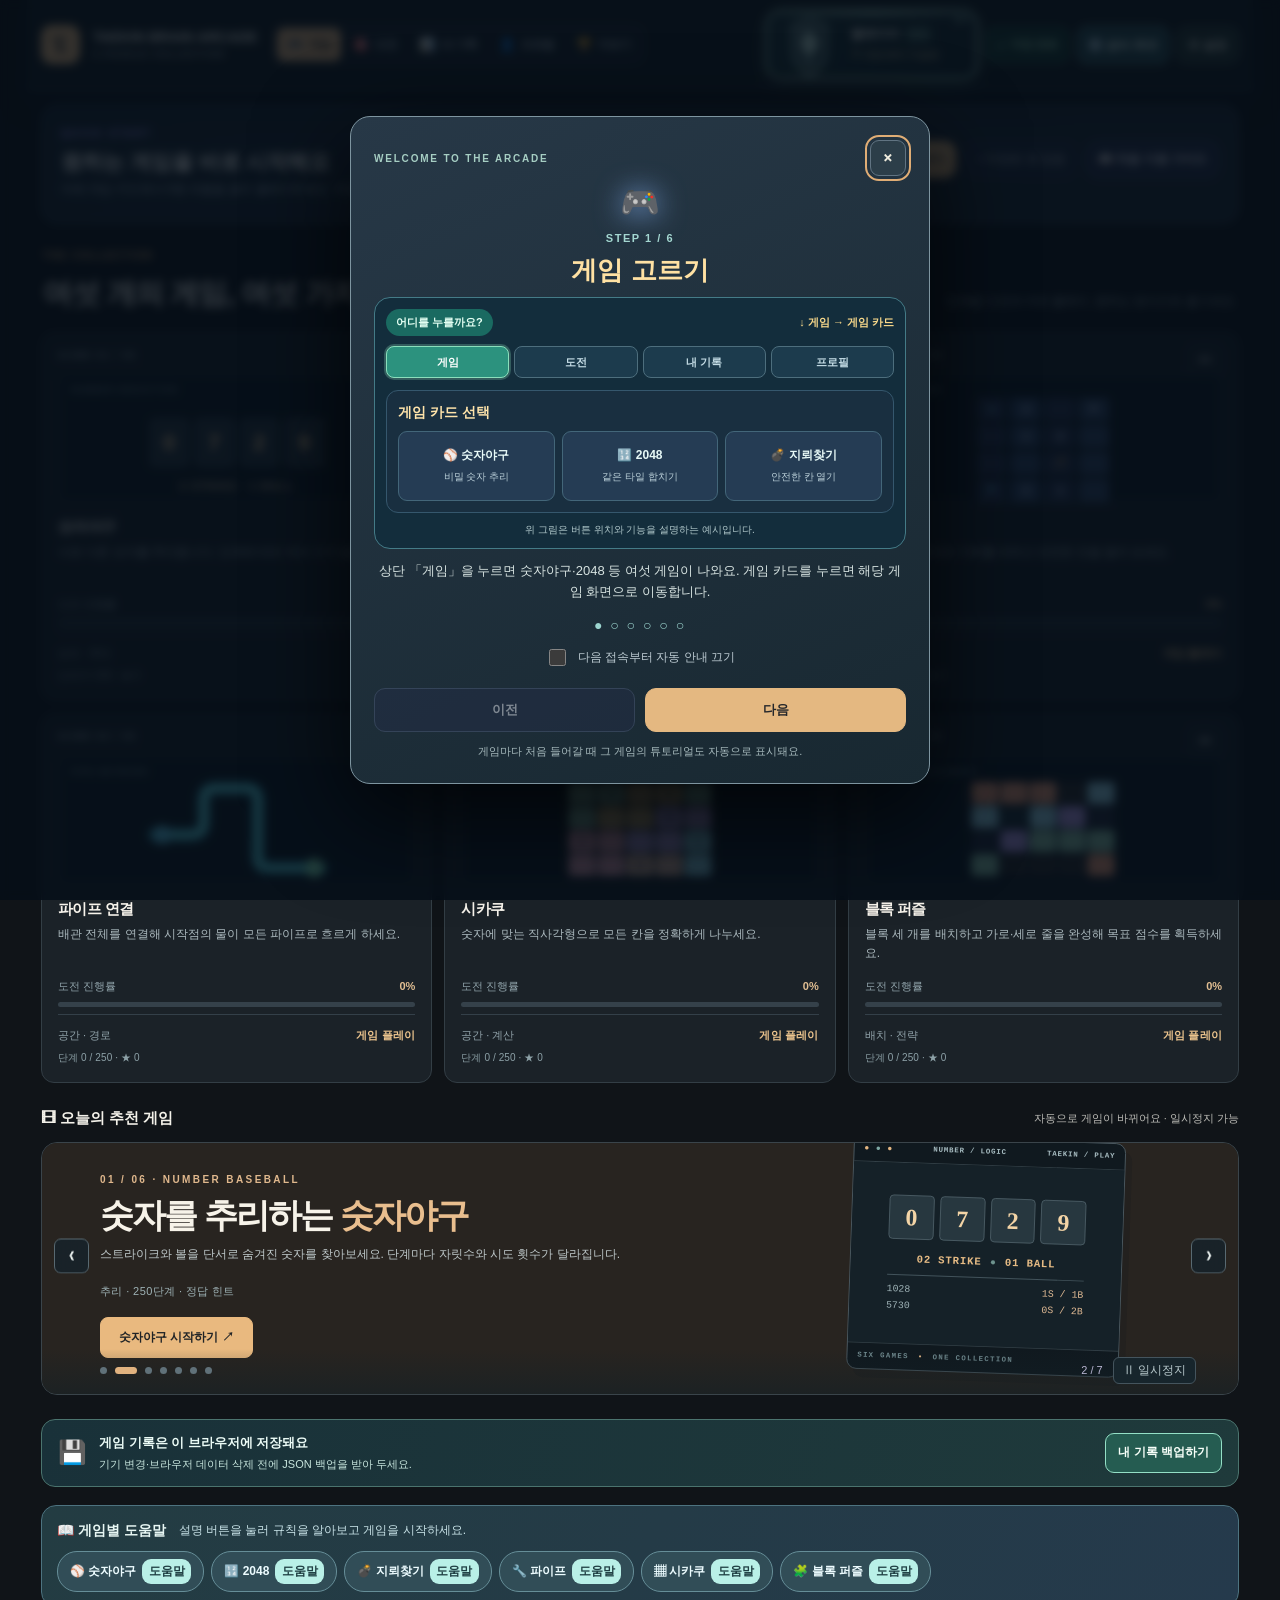
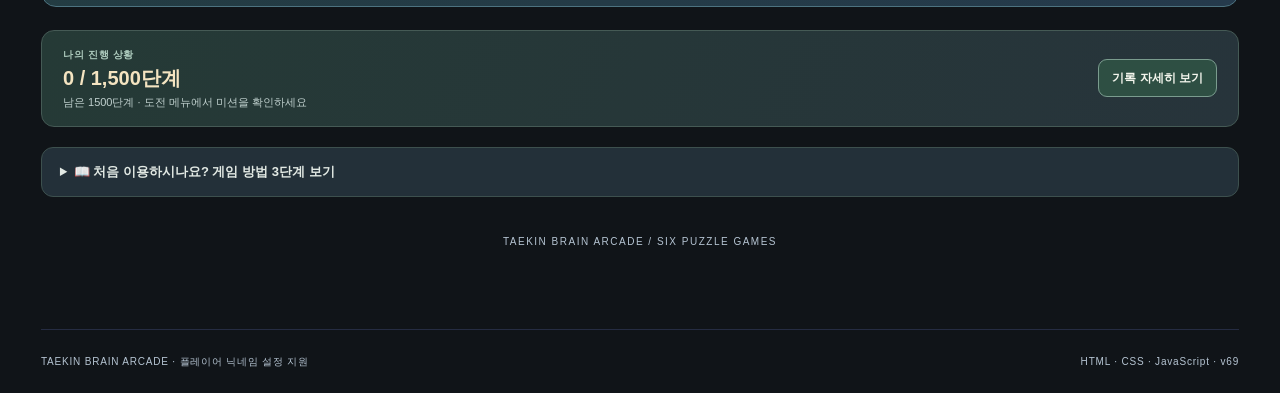
<file: play.html>
<!doctype html>
<html lang="ko">
<head>
  <meta charset="utf-8">
  <meta name="viewport" content="width=device-width, initial-scale=1">
  <meta name="robots" content="noindex, nofollow">
  <meta name="color-scheme" content="dark light">
  <title>TAEKIN BRAIN ARCADE · 게임 바로가기</title>
  <link rel="icon" href="favicon.svg" type="image/svg+xml">
  <style>
    :root{font-family:system-ui,-apple-system,"Malgun Gothic",sans-serif;color-scheme:dark}
    *{box-sizing:border-box}
    body{min-height:100dvh;display:grid;place-items:center;margin:0;background:#142129;color:#eff8fc;padding:24px}
    main{text-align:center;max-width:440px;width:100%;padding:26px 22px;border:1px solid #496976;border-radius:18px;background:#20333e}
    h1{font-size:clamp(20px,5vw,29px);margin:0 0 12px}
    p{line-height:1.65;font-size:16px;color:#cee0e8}
    a{display:inline-block;margin-top:12px;padding:14px 20px;background:#55c3a6;color:#0b2321;font-size:16px;font-weight:700;text-decoration:none;border-radius:10px;min-height:48px}
    a:focus-visible{outline:3px solid white;outline-offset:4px}
  </style>
</head>
<body>
<main>
  <h1>🎮 TAEKIN BRAIN ARCADE</h1>
  <p>최신 게임 화면을 여는 중입니다.</p>
  <p>자동으로 이동하지 않으면 아래 버튼을 눌러 주세요.</p>
  <a id="play-link" href="./">게임 시작하기</a>
</main>
<script>
  // 이 파일은 버전이 바뀌어도 그대로 유지합니다.
  // 매 방문마다 새로운 URL로 index.html을 요청하여 오래된 HTML 캐시를 피합니다.
  // URL의 경로와 오리진은 그대로여서 게임 기록(localStorage)을 변경하지 않습니다.
  (() => {
    const target = new URL('./', window.location.href);
    target.searchParams.set('fresh', Date.now().toString(36));
    document.getElementById('play-link').href = target.href;
    window.location.replace(target.href);
  })();
</script>
</body>
</html>
</file>
<file: style.css>
/* TAEKIN BRAIN ARCADE v45 — 기존 저장 키와 게임 동작을 유지하는 최종 보완 스타일 */
/* 게임판·메뉴·반응형·테마·접근성 스타일 */

/* ==========================================================================
   기본 게임 화면과 공통 디자인  (원래 파일: style.css)
   ========================================================================== */
/* TAEKIN BRAIN ARCADE — six-game web edition */
:root{color-scheme:dark;--bg:#0a0e1a;--surface:#151a2c;--surface2:#1d2439;--border:#303952;--text:#f3f5fe;--muted:#a1abc5;--purple:#9c89ff;--cyan:#70ddeb;--yellow:#f9c973;--pink:#ff86a0;--green:#81e8a3}
*{box-sizing:border-box}
html{scroll-behavior:smooth}
body{margin:0;background:radial-gradient(ellipse 55% 45% at 85% 0%,#211840 0%,transparent 80%),linear-gradient(180deg,#0b0d1b 0%,#0a0f1d 100%);color:var(--text);font:16px/1.5 "Pretendard","Malgun Gothic","Apple SD Gothic Neo",Arial,sans-serif;min-height:100vh}
button,input,select{font:inherit}
button{cursor:pointer}
button:focus-visible,input:focus-visible,select:focus-visible{outline:3px solid #9b9fff;outline-offset:3px}
button:disabled{opacity:.48;cursor:not-allowed}
.hidden{display:none!important}
.sr-only{position:absolute;width:1px;height:1px;padding:0;margin:-1px;overflow:hidden;clip:rect(0,0,0,0);white-space:nowrap;border:0}
.site-shell{max-width:1260px;min-height:100vh;margin:0 auto;padding:0 34px;display:flex;flex-direction:column}
main{flex:1}.screen{animation:screen-in .24s ease both}@keyframes screen-in{from{opacity:.4;transform:translateY(7px)}to{opacity:1;transform:translateY(0)}}
.topbar{display:flex;align-items:center;justify-content:space-between;gap:16px;padding:21px 0 20px;border-bottom:1px solid #252c42}
.brand{display:flex;align-items:center;gap:13px;border:0;background:none;color:var(--text);padding:0;text-align:left}
.brand-mark{display:grid;place-items:center;width:42px;height:42px;border-radius:13px;background:linear-gradient(145deg,#a18aff,#6556c6);font-size:25px;font-weight:900;box-shadow:0 8px 28px #8668ff33}.brand-dot{color:#ffd48a}
.brand-text{font-size:15px;font-weight:650;line-height:1.2;letter-spacing:.65px}.brand-text strong{color:#c7b9ff}.brand-text small{display:block;color:#8994b5;font-size:9px;letter-spacing:2px;margin-top:5px}
.top-actions{display:flex;align-items:center;gap:12px}.header-pill{border:1px solid #303957;background:#1b2137;padding:7px 12px;color:#acb8d3;border-radius:50px;font-size:11px;letter-spacing:1.2px;font-weight:700;white-space:nowrap}.live-dot{display:inline-block;background:#7ee4ac;width:7px;height:7px;border-radius:50%;vertical-align:middle;margin-right:7px;box-shadow:0 0 10px #7ee4ac70}
.btn{border:1px solid #536081;border-radius:11px;padding:11px 17px;font-size:13px;font-weight:750;color:#f7f7ff;background:#303956;transition:transform .15s,background .15s,border-color .15s}.btn:hover:not(:disabled){transform:translateY(-1px);background:#404c71;border-color:#8091c7}.btn-primary{background:linear-gradient(135deg,#a08aff,#7568e1);border-color:#aa94ff;color:#101125}.btn-primary:hover:not(:disabled){background:linear-gradient(135deg,#baabff,#8e83ed)}.btn-secondary{background:#252e48}.btn-quiet{background:transparent;border-color:#303a55;color:#acb5d3}
.hero{position:relative;overflow:hidden;isolation:isolate;display:flex;align-items:center;min-height:300px;border:1px solid #39335c;background:radial-gradient(circle at 79% 50%,#42316f90,transparent 36%),linear-gradient(115deg,#171b33 10%,#1d1a37 55%,#181a33 100%);border-radius:22px;margin:33px 0 41px;padding:46px 55px}
.hero:before{content:"";position:absolute;inset:0;z-index:-1;opacity:.2;background-image:linear-gradient(#756caf25 1px,transparent 1px),linear-gradient(90deg,#756caf25 1px,transparent 1px);background-size:35px 35px;mask-image:linear-gradient(90deg,transparent 34%,black)}
.hero-content{position:relative;z-index:2;max-width:620px}.eyebrow{font-size:10px;letter-spacing:2.1px;font-weight:800;color:#aa9afd}.eyebrow span{color:#edc27a}.hero h1{font-size:clamp(28px,3.7vw,44px);line-height:1.32;letter-spacing:-1.5px;margin:18px 0 16px}.hero h1 em{font-style:normal;color:#bda8ff}.hero p{font-size:14px;color:#b7bfda;max-width:540px;line-height:1.9;margin:0}.hero-tags{display:flex;flex-wrap:wrap;gap:8px;margin-top:23px}.hero-tags span{background:#262845af;border:1px solid #3b4166;border-radius:50px;padding:5px 11px;font-size:11px;color:#c5cae0}
.hero-art{position:absolute;right:40px;top:15px;width:310px;height:275px;z-index:1}.art-orbit{position:absolute;border:1px solid #b098ff35;border-radius:50%;inset:25px;transform:rotate(-27deg)}.orbit-two{inset:5px 29px;transform:rotate(40deg)}.art-tile{display:grid;place-items:center;position:absolute;width:81px;height:81px;border-radius:17px;font-size:35px;font-weight:900;color:#fff;box-shadow:0 20px 35px #0006;border:1px solid #fff4}.art-a{background:linear-gradient(145deg,#f7ce86,#e49a6c);left:32px;top:54px;transform:rotate(-15deg)}.art-b{background:linear-gradient(145deg,#c8b1ff,#8273e6);left:143px;top:22px;transform:rotate(11deg)}.art-c{background:linear-gradient(145deg,#95e0ef,#4baccb);left:72px;top:156px;transform:rotate(8deg)}.art-d{background:linear-gradient(145deg,#f89ac1,#d46b9c);left:190px;top:143px;transform:rotate(-9deg)}.art-spark{position:absolute;font-size:35px;color:#eed091}.spark-one{left:3px;top:10px}.spark-two{right:6px;bottom:11px}
.section-heading{display:flex;align-items:flex-end;justify-content:space-between;margin:0 2px 19px}.section-heading h2{font-size:24px;letter-spacing:-.6px;margin:6px 0 0}.count{font-size:13px;color:#a69aff;background:#262140;padding:5px 8px;border-radius:7px;vertical-align:middle;margin-left:7px}.heading-note{font-size:12px;color:#8d99ba;margin-bottom:4px}
.game-cards{display:grid;grid-template-columns:repeat(3,minmax(0,1fr));gap:16px}.game-card{display:flex;align-items:flex-start;flex-direction:column;min-height:212px;text-align:left;border:1px solid #333b55;border-radius:17px;padding:24px 24px 20px;color:#fff;background:linear-gradient(140deg,#1a2136,#141a2b);transition:transform .2s,border-color .2s,box-shadow .2s;position:relative;overflow:hidden}.game-card:before{content:"";position:absolute;right:-35px;top:-45px;width:170px;height:170px;border-radius:50%;background:var(--accent);filter:blur(57px);opacity:.13}.game-card:hover{transform:translateY(-5px);border-color:var(--accent);box-shadow:0 14px 40px #0005}.card-baseball{--accent:#ffbd82}.card-2048{--accent:#bc9fff}.card-mines{--accent:#f7a8a7}.card-pipes{--accent:#85dded}.card-shikaku{--accent:#8fe5ae}.game-icon{display:grid;place-items:center;width:49px;height:49px;background:#ffffff10;border:1px solid #ffffff1c;border-radius:13px;font-size:27px;margin-bottom:16px}.card-category{font-size:9px;letter-spacing:1.6px;color:var(--accent);font-weight:850}.game-card strong{font-size:23px;margin:5px 0 6px}.card-desc{font-size:12px;color:#aeb9d0;line-height:1.65;flex:1}.card-bottom{border-top:1px solid #ffffff17;width:100%;display:flex;justify-content:space-between;align-items:center;margin-top:17px;padding-top:14px;font-size:11px;color:#8e9bb8}.card-go{color:#e3ddff;font-weight:750}.home-footnote{font-size:10px;letter-spacing:1.5px;color:#64708b;text-align:center;margin:37px 0}.home-footnote span{color:#9b86f9;margin:0 9px}
.game-heading{display:flex;justify-content:space-between;align-items:end;gap:16px;margin:30px 0 25px}.back-link{background:none;border:none;color:#ab9cff;padding:0;font-size:12px;font-weight:750}.back-link:hover{text-decoration:underline}.game-title-line{display:flex;align-items:center;gap:12px;margin:11px 0 2px}.game-title-line>span{font-size:34px}.game-title-line h1{font-size:31px;letter-spacing:-1px;margin:0}.game-description{font-size:13px;color:#9faaca;margin:4px 0}.game-index{font-size:12px;letter-spacing:2px;color:#7e8ba9;background:#161d30;border:1px solid #29314b;border-radius:10px;padding:8px 10px;white-space:nowrap}
.play-layout{display:grid;grid-template-columns:minmax(0,1fr) 295px;gap:20px;align-items:start}.play-primary{min-width:0}.game-panel,.aside-card{background:#171d30;border:1px solid #323a55;border-radius:19px;padding:24px;box-shadow:0 16px 45px #0002}.panel-top{display:flex;align-items:center;justify-content:space-between;gap:12px;margin-bottom:17px}.mini-label{font-size:11px;letter-spacing:2px;font-weight:850;color:#aab7d8}.stat-chip{font-size:12px;font-weight:750;border:1px solid #474f69;border-radius:100px;color:#d1d7ed;padding:6px 12px;background:#222a42}.status-message{border-radius:11px;padding:12px 14px;margin:18px 0 0;background:#222b44;border:1px solid #354366;color:#cbd8f5;font-size:13px;min-height:45px;display:flex;align-items:center;justify-content:center;text-align:center;line-height:1.55}.status-message.success{background:#18382e;border-color:#337957;color:#a2f0bf}.status-message.error{background:#3d2333;border-color:#87485a;color:#ffc3c7}.panel-actions{display:flex;justify-content:center;gap:10px;flex-wrap:wrap;margin-top:20px}.subheading{display:flex;justify-content:space-between;align-items:center;margin-top:30px;margin-bottom:11px}.subheading h3{margin:0;font-size:16px}.subheading span{font-size:10px;letter-spacing:1.5px;color:#8794b2}
.secret-slots{display:flex;justify-content:center;gap:12px;margin:12px 0 29px}.secret-slots span{display:grid;place-items:center;width:63px;height:73px;background:#292943;border:1px solid #655c94;border-radius:13px;color:#9e91e8;font-size:34px;font-weight:800}.guess-form{display:flex;gap:10px;justify-content:center;flex-wrap:wrap}.guess-form input{width:min(190px,100%);background:#0f1525;border:1px solid #536187;border-radius:11px;color:#f7f9ff;padding:10px 15px;text-align:center;letter-spacing:9px;font-size:25px;font-weight:750}.guess-form input::placeholder{color:#63708c}.table-wrap{max-height:320px;overflow:auto;border:1px solid #323b56;border-radius:12px}.history-table{width:100%;border-collapse:collapse;text-align:center}.history-table th{position:sticky;top:0;background:#29314a;color:#b7c4e2;font-size:11px;letter-spacing:.6px;padding:11px 10px}.history-table td{padding:10px 9px;border-top:1px solid #30384f;color:#d6def3;font-size:13px}.history-table td.guess{letter-spacing:3px;font-weight:850;color:#fff}.empty-row td{color:#8c9abb;padding:24px 8px}
.score-grid{display:grid;grid-template-columns:repeat(3,minmax(0,1fr));gap:10px;margin:0 0 19px}.score-card{background:#242e48;border:1px solid #35425f;border-radius:12px;padding:12px 6px;display:flex;flex-direction:column;align-items:center;gap:2px}.score-card span{font-size:10px;letter-spacing:1.3px;color:#9baaca;font-weight:750}.score-card strong{font-size:23px;color:#fff;font-weight:850;font-variant-numeric:tabular-nums}
.board-2048{width:min(100%,420px);margin:0 auto;background:#29324b;border:1px solid #44506c;padding:9px;display:grid;grid-template-columns:repeat(4,minmax(0,1fr));gap:8px;border-radius:13px}.tile-2048{aspect-ratio:1;display:grid;place-items:center;background:#3e4b64;border-radius:8px;color:#3c3f54;font-size:clamp(18px,4vw,30px);font-weight:900;font-variant-numeric:tabular-nums}.tile-2{background:#eee4da}.tile-4{background:#ede0c8}.tile-8{background:#f2b179;color:white}.tile-16{background:#f59563;color:white}.tile-32{background:#f67c5f;color:white}.tile-64{background:#f65e3b;color:white}.tile-128{background:#edcf72;color:white}.tile-256{background:#edcc61;color:white}.tile-512{background:#edc850;color:white}.tile-1024{background:#edc53f;color:white;font-size:clamp(15px,3.3vw,25px)}.tile-value-2048{background:#edc22e;color:white;font-size:clamp(15px,3.3vw,25px)}.tile-super{background:#7c6ff0;color:#fff;font-size:clamp(12px,2.8vw,22px)}
.arrow-pad{width:max-content;margin:20px auto 0;display:grid;grid-template-columns:repeat(3,53px);grid-template-rows:repeat(2,47px);gap:6px}.arrow-pad button{border:1px solid #495775;background:#2a3650;border-radius:9px;color:#dce4ff;font-size:22px}.arrow-pad button:hover{background:#454d7f}
.toolbar{display:flex;align-items:center;gap:12px;flex-wrap:wrap;margin-bottom:18px}.toolbar label{font-weight:750;font-size:12px;color:#b9c5df}.toolbar select{min-width:0;flex:1;background:#242e47;color:#f5f7ff;border:1px solid #4a5979;border-radius:10px;padding:10px 9px;font-size:12px}.toolbar button{white-space:nowrap}.mines-stats{margin:0 0 17px}.mode-switch{display:flex;width:max-content;max-width:100%;margin:0 auto 16px;border:1px solid #425070;padding:4px;border-radius:11px;background:#20283e;gap:3px}.mode-btn{padding:8px 13px;border:0;background:transparent;color:#a7b5d3;border-radius:8px;font-size:12px;font-weight:700}.mode-btn.active{background:#7266cf;color:white}
.mines-board-wrap{display:flex;justify-content:center;overflow:auto}.mine-board{--size:6;display:grid;grid-template-columns:repeat(var(--size),minmax(0,1fr));gap:4px;width:min(100%,450px);margin:0 auto;user-select:none}.mine-cell{aspect-ratio:1;min-width:0;border:1px solid #67759d;background:linear-gradient(145deg,#4b5b83,#344461);border-radius:6px;color:#ebf0ff;font-size:clamp(12px,2.5vw,21px);font-weight:850;display:grid;place-items:center;padding:0;transition:background .12s,transform .12s}.mine-cell:hover:not(:disabled){background:#6577ad;transform:translateY(-1px)}.mine-cell.opened{background:#222b42;border-color:#3c4864;cursor:default}.mine-cell.zero{background:#1d263b}.mine-cell.flagged{color:#ffbd8b}.mine-cell.mine-hit{background:#9e415c}.mine-cell.mine-reveal{background:#56384f}.mine-cell.n1{color:#79c2ff}.mine-cell.n2{color:#81e0a8}.mine-cell.n3{color:#ff9a9a}.mine-cell.n4{color:#c5afff}.mine-cell.n5{color:#f8cb7d}.mine-cell.n6{color:#8fe1e8}.mine-cell.n7{color:#e0c1fa}.mine-cell.n8{color:#e7e9ee}
.pipe-board-wrap{position:relative;display:flex;align-items:center;justify-content:center;gap:10px;margin:18px auto;max-width:540px}.pipe-side-label{font-weight:900;font-size:11px;letter-spacing:1.2px;writing-mode:vertical-rl;background:#213d49;color:#7adcea;border:1px solid #356778;padding:9px 6px;border-radius:10px}.pipe-out{background:#443649;color:#ffb5c8;border-color:#76516b}.pipe-board{display:grid;grid-template-columns:repeat(5,minmax(0,1fr));width:min(100%,420px);gap:5px;background:#263149;border-radius:13px;padding:7px;border:1px solid #435270}.pipe-cell{position:relative;aspect-ratio:1;background:#131d32;border:1px solid #34435d;border-radius:7px;display:grid;place-items:center;padding:5px;min-width:0;color:#7b91b8}.pipe-cell:hover{background:#202f4c;border-color:#6d8faf}.pipe-cell.start:after,.pipe-cell.end:after{position:absolute;top:2px;right:3px;font-size:8px;font-weight:900;color:#b9eeda}.pipe-cell.start:after{content:"S"}.pipe-cell.end:after{content:"E";color:#ffd1d1}.pipe-cell.connected{background:#193b47;border-color:#3e8b96}.pipe-cell.connected svg{color:#62daec}.pipe-cell.solved{background:#214b3d;border-color:#6ad99b}.pipe-cell.solved svg{color:#83efb7}.pipe-cell svg{display:block;width:100%;height:100%;overflow:visible;stroke:currentColor}.pipe-cell .hub{fill:currentColor;stroke:none}.pipe-cell .tube{stroke-width:18;stroke-linecap:round;fill:none}
.shikaku-board{--size:5;width:min(100%,450px);display:grid;grid-template-columns:repeat(var(--size),minmax(0,1fr));gap:3px;margin:7px auto 14px;padding:7px;background:#29344b;border:1px solid #40516e;border-radius:11px;touch-action:none;user-select:none}.shikaku-cell{aspect-ratio:1;min-width:0;display:grid;place-items:center;background:#1d2a40;border:1px solid #4a5a75;border-radius:4px;padding:0;color:#fff;font-weight:800;font-size:clamp(15px,3vw,24px);transition:background .09s}.shikaku-cell.has-clue{color:#fbe5a4}.shikaku-cell.preview{background:#4b4a87;border-color:#c1aaff}.shikaku-cell.hint{box-shadow:inset 0 0 0 3px #ffd683}.shikaku-cell.region-0{background:#7057ad}.shikaku-cell.region-1{background:#277e89}.shikaku-cell.region-2{background:#9e6c48}.shikaku-cell.region-3{background:#567e4c}.shikaku-cell.region-4{background:#995a81}.shikaku-cell.region-5{background:#4e7ca5}.shikaku-cell.region-6{background:#928041}.shikaku-cell.region-7{background:#685ba3}.shikaku-cell.region-8{background:#648d72}.shikaku-cell.region-9{background:#a05f5c}.shikaku-cell.region-10{background:#508b95}.shikaku-cell.region-11{background:#897399}.shikaku-cell.filled{border-color:#ffffff60;color:#fff}
.aside-card{padding:24px}.aside-label{font-weight:800;color:#aa9bf6;font-size:11px;letter-spacing:1.9px;display:flex;justify-content:space-between}.aside-label span{color:#ecc586}.aside-card h3{font-size:19px;margin:17px 0 16px}.rules-content{color:#b4bed7;font-size:13px;line-height:1.85}.rules-content ol{margin:0;padding-left:19px}.rules-content li{margin:0 0 8px}.rules-content strong{color:#f2f3ff}.aside-tip{border:1px solid #464263;background:linear-gradient(145deg,#25203f,#22283f);border-radius:15px;padding:20px;margin-top:15px}.aside-tip>span{color:#d2b8ff;font-size:11px;font-weight:850;letter-spacing:1px}.aside-tip p{color:#c7c8e1;font-size:12px;line-height:1.85;margin:9px 0 0}.aside-bottom{font-size:10px;color:#71809f;line-height:1.9;text-align:center;letter-spacing:.7px;margin-top:21px}.footer{border-top:1px solid #252c42;padding:24px 0;margin-top:43px;color:#6e7a94;font-size:10px;letter-spacing:.8px;display:flex;justify-content:space-between;gap:12px}
@media(max-width:1030px){.hero-art{opacity:.55;right:-40px}.play-layout{grid-template-columns:minmax(0,1fr) 260px}.game-cards{grid-template-columns:repeat(2,minmax(0,1fr))}}
@media(max-width:780px){.site-shell{padding:0 18px}.hero{padding:34px 24px;min-height:258px}.hero-content{max-width:100%}.hero-art{opacity:.14;right:-100px}.play-layout{grid-template-columns:1fr}.play-sidebar{display:grid;grid-template-columns:1fr 1fr;gap:12px}.aside-tip{margin:0}.aside-bottom{display:none}.footer{margin-top:26px}}
@media(max-width:540px){.site-shell{padding:0 12px}.topbar{padding:13px 0}.brand-text{font-size:11px;letter-spacing:0}.brand-text small{font-size:7px;letter-spacing:1px}.brand-mark{width:35px;height:35px;font-size:20px}.header-pill{display:none}.top-actions .btn{padding:8px;font-size:11px}.hero{margin:18px 0 28px;padding:27px 20px}.hero h1{font-size:29px}.hero p{font-size:12px}.game-cards{grid-template-columns:1fr;gap:12px}.game-card{min-height:172px;padding:18px}.game-icon{width:43px;height:43px;font-size:22px;margin-bottom:10px}.game-card strong{font-size:20px}.game-card .card-desc{font-size:12px}.section-heading h2{font-size:21px}.heading-note{display:none}.game-heading{margin:24px 0 17px}.game-title-line h1{font-size:27px}.game-panel{padding:14px}.play-sidebar{grid-template-columns:1fr}.score-card strong{font-size:19px}.score-card span{font-size:9px}.score-grid{gap:6px}.score-card{padding:10px 4px}.board-2048{gap:5px;padding:5px}.tile-2048{font-size:clamp(17px,7vw,28px)}.pipe-board{gap:3px;padding:4px}.pipe-board-wrap{gap:4px}.pipe-side-label{padding:6px 4px;font-size:9px}.shikaku-board{gap:2px;padding:4px}.footer{flex-direction:column;align-items:center;gap:5px}.toolbar{gap:8px}.toolbar select{width:100%}.secret-slots span{width:50px;height:63px}}

/* ==============================================================
   파이프 연결과 물 흐름·숫자야구 입력 배치
   ============================================================= */
/* 숫자야구: 3~6자리 숫자에도 자연스럽게 맞는 입력 칸 */
.secret-slots{gap:clamp(4px,1.5vw,12px);flex-wrap:nowrap}
.secret-slots span{width:clamp(34px,9vw,63px);height:clamp(53px,12vw,73px);font-size:clamp(21px,6vw,34px);flex-shrink:1}
.guess-form input{width:min(240px,100%);letter-spacing:clamp(3px,.9vw,8px)}

/* 파이프 점수 표시 */
.pipe-dashboard{display:grid;grid-template-columns:repeat(3,minmax(0,1fr));gap:10px;margin:14px 0 11px}
.pipe-meter{background:#162838;border:1px solid #355769;border-radius:12px;padding:11px 4px;display:flex;flex-direction:column;align-items:center;gap:3px}
.pipe-meter span{font-size:11px;color:#9ac4d2;font-weight:700}
.pipe-meter strong{font-size:18px;color:#e2faff;font-variant-numeric:tabular-nums}
.pipe-progress{height:8px;background:#263848;border-radius:50px;overflow:hidden;margin-bottom:15px;border:1px solid #385362}
.pipe-progress-fill{width:0%;height:100%;border-radius:50px;background:linear-gradient(90deg,#2796cc,#43e8e9);box-shadow:0 0 14px #4deee8b0;transition:width .32s ease}

/* 사진처럼 파이프만 돋보이는 어두운 배관 퍼즐 화면 */
.pipe-board-wrap{
  position:relative;display:block;width:min(100%,540px);max-width:540px;
  margin:15px auto 14px;padding:64px 0 60px;
  border-radius:20px;
  background:radial-gradient(circle at 75% 14%,#2944514a 0%,transparent 40%),#111b24;
  border:1px solid #365162;
  box-shadow:inset 0 2px 30px #08121b90;
}
.pipe-board{
  --pipe-size:5;
  display:grid;grid-template-columns:repeat(var(--pipe-size),minmax(0,1fr));
  gap:0;width:100%;max-width:none;margin:0;padding:0;background:transparent;
  border:0;border-radius:0;overflow:visible;
}
.pipe-cell{
  border:0;border-radius:0;background:transparent;color:#bdced6;
  position:relative;width:100%;min-width:0;aspect-ratio:1;
  display:grid;place-items:center;padding:0;
  transition:background .13s ease,filter .17s ease;
  -webkit-tap-highlight-color:transparent;
}
.pipe-cell:hover:not(:disabled){background:#42647d34;border:0}
.pipe-cell:focus-visible{outline:2px solid #78eaf2;outline-offset:-2px;z-index:2;border-radius:4px}
.pipe-cell:disabled{opacity:1}
.pipe-cell.wet{background:radial-gradient(circle at center,#39dbed12,transparent 75%)}
.pipe-cell.start:after,.pipe-cell.end:after{content:none}
.pipe-cell svg{display:block;width:100%;height:100%;overflow:visible;stroke:none}
/* 2겹 금속관과 안쪽 통로 */
.pipe-cell .pipe-rim{fill:none;stroke:#aebdc7;stroke-width:29;stroke-linecap:round;stroke-linejoin:round}
.pipe-cell .pipe-inner{fill:none;stroke:#1e303c;stroke-width:20;stroke-linecap:round;stroke-linejoin:round}
.pipe-cell .pipe-hub-outer{fill:#b1c1c8;stroke:#aebdc7;stroke-width:2}
.pipe-cell .pipe-hub-inner{fill:#1e303c;stroke:none}
/* 물이 도달한 곳만 실시간 파란 물줄기 */
.pipe-cell .water-fill{fill:none;stroke:#24c7e6;stroke-width:17;stroke-linecap:round;stroke-linejoin:round;filter:drop-shadow(0 0 5px #20c7e67a)}
.pipe-cell .water-glint{fill:none;stroke:#b9faff;stroke-width:5;stroke-linecap:round;stroke-linejoin:round;stroke-dasharray:10 18;animation:water-flow .66s linear infinite;opacity:.88}
.pipe-cell .pipe-marker{stroke:none}
.pipe-cell .source-marker{fill:#70eed3;filter:drop-shadow(0 0 7px #51eecb)}
.pipe-cell .sink-marker{fill:#f7c47b}
@keyframes water-flow{from{stroke-dashoffset:0}to{stroke-dashoffset:-28}}
.pipe-board.all-connected .pipe-cell.wet{background:radial-gradient(circle,#44ead51c,transparent 72%)}
/* 시작점과 출구는 게임판의 바깥 가장자리에 위치합니다. */
.pipe-endpoint{
  position:absolute;display:flex;align-items:center;justify-content:center;flex-direction:column;
  width:56px;height:54px;z-index:2;border-radius:13px;
  color:#96b5c4;font-weight:900;font-size:10px;letter-spacing:1.15px;
  border:1px solid #466b79;background:#203743;transition:background .2s;
}
.pipe-endpoint.source{top:3px}
.pipe-endpoint.sink{bottom:3px;border-color:#796656;background:#40362f}
.pipe-endpoint .endpoint-icon{font-size:23px;line-height:1.2}
.pipe-endpoint.active.source{background:#245e58;color:#c5fff0;border-color:#6bdbca;box-shadow:0 0 16px #4beddc45}
.pipe-endpoint.active.sink{background:#35695d;color:#ddfff5;border-color:#65d2c4;box-shadow:0 0 16px #4beddc45}
.pipe-endpoint.source:after{
  content:"";position:absolute;top:100%;left:50%;transform:translateX(-50%);
  width:10px;height:11px;border-radius:4px;background:#2ebbd8;
  opacity:.35;
}
.pipe-endpoint.source.active:after{opacity:1;animation:water-source 1s ease-in-out infinite}
.pipe-endpoint.sink:before{
  content:"";position:absolute;bottom:100%;left:50%;transform:translateX(-50%);
  width:10px;height:11px;border-radius:4px;background:#2ebbd8;opacity:.3;
}
.pipe-endpoint.sink.active:before{opacity:1;animation:water-source 1s ease-in-out infinite}
@keyframes water-source{50%{filter:brightness(1.6);box-shadow:0 0 12px #43e7ed}}
.pipe-legend{display:flex;flex-wrap:wrap;gap:15px;justify-content:center;margin:5px 0 0;font-size:11px;color:#a8bec8}
.pipe-legend span{display:flex;align-items:center;gap:7px}
.pipe-legend i{display:inline-block;width:17px;height:7px;border-radius:9px}
.legend-water{background:#2fdaf0;box-shadow:0 0 7px #2fdaf068}
.legend-dry{background:#a7b8c3}
@media(max-width:540px){
  .pipe-dashboard{gap:6px}.pipe-meter{padding:8px 2px}.pipe-meter strong{font-size:15px}.pipe-meter span{font-size:10px}
  .pipe-board-wrap{padding-top:59px;padding-bottom:55px}
  .pipe-endpoint{width:46px;height:49px;font-size:9px}
  .pipe-legend{font-size:10px;gap:9px}
}
@media(prefers-reduced-motion:reduce){.pipe-cell .water-glint,.pipe-endpoint.source.active:after,.pipe-endpoint.sink.active:before{animation:none}}

.pipe-endpoint{transform:translateX(-50%)}

/* 수도꼭지에서는 첫 파이프가 돌아가 있어도 항상 물이 흐르는 표현이 보입니다. */
.pipe-endpoint.source:after{opacity:1;animation:water-source 1s ease-in-out infinite}
.pipe-endpoint.source .endpoint-icon{animation:water-source 1s ease-in-out infinite}
@media(prefers-reduced-motion:reduce){.pipe-endpoint.source:after,.pipe-endpoint.source .endpoint-icon{animation:none}}


/* ============================================================
   파이프 그래픽·시카쿠 직사각형 표시
   ============================================================ */
.btn-hint{border:1px solid #6995c4;color:#c4e4ff;background:#18324f}
.btn-hint:hover{background:#214f77}
.btn-reveal{border:1px solid #ba9262;color:#ffe6bd;background:#433421}
.btn-reveal:hover{background:#604830}

/* 칸마다 네모난 버튼처럼 보이던 배경을 제거하고 연속된 배관 강조 */
.pipe-board-wrap{background:#131c25;border:1px solid #374a55;box-shadow:inset 0 0 0 1px #1b2b38,0 14px 36px #0002}
.pipe-board{background:transparent;overflow:hidden;border-radius:0}
.pipe-cell,.pipe-cell.wet{background:transparent!important;border:0!important;border-radius:0;padding:0;overflow:visible}
.pipe-cell:not(:disabled){cursor:pointer}
.pipe-cell:hover:not(:disabled){background:#50667a15!important}
.pipe-cell.fixed{cursor:default}
.pipe-cell.hinted{background:transparent!important;box-shadow:none;z-index:1;filter:drop-shadow(0 0 6px #65e9b3)}
.pipe-cell.hinted .pipe-outline{stroke:#d8fff4}
.pipe-cell.just-turned .pipe-graphic{animation:pipe-turn .23s cubic-bezier(.16,.8,.36,1.06) both;transform-origin:50% 50%}
@keyframes pipe-turn{from{transform:rotate(-90deg) scale(.9);filter:brightness(1.3)}to{transform:rotate(0) scale(1);filter:brightness(1)}}
.pipe-cell .pipe-outline{stroke:#c6d0d8;stroke-width:19;fill:none;stroke-linecap:butt;stroke-linejoin:round}
.pipe-cell .pipe-channel{stroke:#182633;stroke-width:13;fill:none;stroke-linecap:butt;stroke-linejoin:round}
.pipe-cell .pipe-water{stroke:#2bcafa;stroke-width:10;fill:none;stroke-linecap:butt;stroke-linejoin:round;filter:drop-shadow(0 0 4px #28cffd7f)}
.pipe-cell .pipe-water-shine{stroke:#e1faff;stroke-width:2.5;fill:none;stroke-linecap:round;stroke-linejoin:round;stroke-dasharray:7 15;animation:water-flow .78s linear infinite;opacity:.78}
.pipe-cell .pipe-cap-outer{fill:#bac7d0;stroke:#c6d0d8;stroke-width:2}
.pipe-cell .pipe-cap-inner{fill:#172631;stroke:#243644;stroke-width:2}
.pipe-cell .pipe-start-light{fill:#a6ffe9;filter:drop-shadow(0 0 5px #4cfee5)}
.pipe-cell .pipe-end-light{fill:#ffc4a5}
.pipe-cell.cross-fixed:hover:not(:disabled){background:transparent!important}
.pipe-legend .legend-water{background:#2bcafa}
.pipe-legend .legend-dry{background:#c6d0d8}

.mine-cell.mine-hint-mark:not(.opened){outline:3px solid #ffdc78;outline-offset:-4px;box-shadow:inset 0 0 15px #ffdd5333;position:relative;z-index:1;animation:mine-hint-pulse 1s ease-in-out infinite}
@keyframes mine-hint-pulse{50%{box-shadow:inset 0 0 18px #ffe88a80}}

/* 색칠한 영역은 개별 칸이 아니라 하나의 부드러운 직사각형으로 표시합니다. */
.shikaku-board{
  position:relative;display:grid;
  grid-template-columns:repeat(var(--size), minmax(0,1fr));
  grid-template-rows:repeat(var(--size), minmax(0,1fr));
  gap:3px;padding:5px;border-radius:15px;background:#121c29;
  border:2px solid #788a9b;overflow:hidden;
}
.shikaku-region-block{pointer-events:none;z-index:1;min-width:0;min-height:0;border-radius:clamp(7px,1.4vw,15px);margin:-1px;box-shadow:inset 0 0 0 1px #ffffff40,0 1px 4px #0002}
.shikaku-region-block.region-0{background:#c3d6a4}
.shikaku-region-block.region-1{background:#e8b6a2}
.shikaku-region-block.region-2{background:#d7c78c}
.shikaku-region-block.region-3{background:#a7c9cf}
.shikaku-region-block.region-4{background:#d0b7df}
.shikaku-region-block.region-5{background:#e4cfa6}
.shikaku-region-block.region-6{background:#afd6b6}
.shikaku-region-block.region-7{background:#b7cae5}
.shikaku-region-block.region-8{background:#ebbaac}
.shikaku-region-block.region-9{background:#cfc7ed}
.shikaku-region-block.region-10{background:#b2d6c9}
.shikaku-region-block.region-11{background:#e3ce90}
.shikaku-hint-block{pointer-events:none;z-index:3;border:3px solid #ffdc69;outline:2px solid #fff4b760;outline-offset:-5px;border-radius:10px;background:#ffe44c12;animation:shikaku-hint-pulse 1.1s ease-in-out infinite}
@keyframes shikaku-hint-pulse{50%{box-shadow:inset 0 0 22px #ffdb6059}}
.shikaku-cell{z-index:2;position:relative;min-width:0;aspect-ratio:1;border-radius:4px;background:#283342;border:1px solid #566575;color:#f3f5fc;font-size:clamp(12px,2.3vw,18px);touch-action:none}
.shikaku-cell.has-clue{color:#192735}
.shikaku-cell.filled{background:transparent;border-color:transparent;color:#192735}
.shikaku-cell.preview{background:#ad9cf885!important;border:2px solid #e0ceff!important}
.shikaku-cell .shikaku-clue{display:grid;place-items:center;width:clamp(21px,3.5vw,34px);height:clamp(21px,3.5vw,34px);max-width:86%;max-height:86%;font-size:clamp(11px,2vw,17px);line-height:1;border-radius:50%;background:#f6f8ff;color:#182333;border:1px solid #d4dce5;box-shadow:0 1px 5px #0004;font-weight:900}
.shikaku-cell:focus-visible{outline:3px solid #a2f7ff;outline-offset:-2px;z-index:4}
#shikaku-erase.active{background:#765a28;color:#fff2bc;border-color:#f0ce75}
@media(max-width:540px){.shikaku-board{gap:2px;padding:4px}.shikaku-cell .shikaku-clue{width:clamp(17px,5vw,27px);height:clamp(17px,5vw,27px);font-size:clamp(10px,3vw,15px)}.pipe-cell .pipe-outline{stroke-width:18}}
@media(prefers-reduced-motion:reduce){.pipe-cell.just-turned .pipe-graphic,.pipe-cell .pipe-water-shine,.mine-cell.mine-hint-mark,.shikaku-hint-block{animation:none}}

/* ===================== 여섯 게임·도전·블록 퍼즐 공통 UI ==================== */
.challenge-step{width:36px;height:36px;display:grid;place-items:center;background:#223744;border:1px solid #4c6270;border-radius:11px;font-size:18px}
.challenge-step.done{background:#21564c;color:#baffeb;border-color:#55c7aa;font-weight:bold}.challenge-step.current{box-shadow:0 0 0 2px #8fead8;border-color:#77d9c1}
.card-stage-progress{display:block!important;padding:6px 10px;border-radius:10px;color:#9bead1!important;background:#193c3b;letter-spacing:.1px;font-size:11px;align-self:flex-start}
.card-blocks{background:linear-gradient(155deg,#2c3051,#202638 78%)}.card-blocks .game-icon{color:#ffcf88}
.stage-challenge{border:1px solid #485f72;border-radius:18px;background:linear-gradient(135deg,#1a2b40,#1c2c34);padding:18px 20px;margin:0 0 20px}
.stage-heading{display:flex;justify-content:space-between;gap:12px;align-items:end}.stage-heading h3{margin:7px 0 14px;font-size:20px;color:#f0f6fa}.stage-heading h3 span{font-size:13px;color:#9ce6d4;margin-left:5px}.stage-help{font-size:11px;color:#b6cddd;padding-bottom:13px}
.stage-buttons{display:grid;grid-template-columns:repeat(4,minmax(0,1fr));gap:8px}.stage-btn{font-size:12px;min-height:52px;line-height:1.25;padding:8px 6px;background:#273849;border:1px solid #4c6070;color:#e1e9f3;border-radius:9px}
.stage-btn.cleared{background:#225044;border-color:#51b9a2;color:#d9fff5}.stage-btn.active{background:#2a5378;border-color:#74caff;box-shadow:inset 0 0 0 1px #87ccf9}.stage-btn.locked{opacity:.48}
.challenge-mode-status{color:#bbcedb;font-size:12px;line-height:1.5;margin:13px 0 0}.stage-challenge #challenge-next{margin-top:13px}
.aside-hint{border:1px solid #5d7092;background:#1b2b41;border-radius:15px;padding:16px;margin-top:13px}.aside-hint strong{font-size:13px;color:#b7dfff}.aside-hint p{margin:9px 0 0;color:#c2cedf;line-height:1.65;font-size:12px}
.hint-usage{font-size:12px;color:#acbacb;align-self:center}.panel-actions .btn-hint{min-width:94px;font-weight:800;background:#22496b;border-color:#78b6e7;color:#ecf7ff}
.block-progress{margin:6px auto 15px;max-width:510px;height:8px;border-radius:20px;overflow:hidden;background:#354357}.block-progress>div{height:100%;width:0;background:linear-gradient(90deg,#4ecdc4,#95e6ae);transition:width .2s}
.block-board{display:grid;grid-template-columns:repeat(10,minmax(0,1fr));gap:3px;background:#0e1a3b;padding:9px;border:1px solid #497fbd;border-radius:14px;width:min(100%,512px);aspect-ratio:1;margin:5px auto 18px;touch-action:manipulation}
.block-cell{min-width:0;width:100%;height:100%;padding:0;border-radius:4px;border:1px solid #31517f;background:#192951;transition:background .1s ease,box-shadow .1s ease;cursor:crosshair}
.block-cell:hover{background:#24466b}.block-cell.occupied{background:linear-gradient(135deg,#4c9eff,#3572d6);border:1px solid #a7d0ff;box-shadow:inset 0 -3px 0 #2059ae}
.block-cell.block-good{background:#36a981!important;border-color:#adffdf!important;box-shadow:inset 0 0 0 2px #b4ffe9}.block-cell.block-bad{background:#cf5f6a!important;border-color:#ffb0b0!important}.block-cell.block-hint-place{outline:2px solid #fce09a;outline-offset:-1px;animation:block-glow 1s ease-in-out infinite}
@keyframes block-glow{50%{filter:brightness(1.3)}}
.block-tray{display:grid;grid-template-columns:repeat(3,minmax(0,1fr));gap:12px;padding:16px 10px;margin:8px auto;background:#14254b;border:1px solid #385e97;border-radius:15px;max-width:512px}
.block-piece{display:flex;flex-direction:column;align-items:center;justify-content:center;min-height:135px;gap:9px;background:#213762;border:2px solid #48699c;border-radius:14px;padding:10px 4px;cursor:grab;transition:transform .15s ease,background .15s}
.block-piece:hover:not(:disabled){background:#2a5180;transform:translateY(-2px)}.block-piece.selected{border-color:#f9e3a2;box-shadow:0 0 0 2px #fce9b080}.block-piece.used{opacity:.3;cursor:default}
.block-mini{--mini:clamp(14px,2.1vw,23px);display:grid;align-content:center;justify-content:center;min-height:72px;max-width:100%}.block-mini-tile{border-radius:3px;background:#36cfa6;border:1px solid #c7ffef;box-shadow:inset 0 -3px 0 #179b7b}
.block-color-1 .block-mini-tile{background:#ffbe5e;border-color:#ffe7ab;box-shadow:inset 0 -3px 0 #d78f29}.block-color-2 .block-mini-tile{background:#fb7985;border-color:#ffd0cd;box-shadow:inset 0 -3px 0 #d8496a}
.block-piece-label{font-size:11px;color:#e8f3ff}.block-piece.used .block-piece-label{color:#d4e0ea}
@media(max-width:610px){.stage-buttons{grid-template-columns:repeat(2,minmax(0,1fr))}.stage-heading{align-items:start;flex-direction:column}.stage-help{padding-bottom:7px}.block-board{gap:2px;padding:5px}.block-tray{gap:6px;padding:9px 5px}.block-piece{min-height:108px}.block-mini{--mini:clamp(11px,3vw,17px);min-height:62px}.block-piece-label{font-size:10px}}
@media(prefers-reduced-motion:reduce){.block-cell.block-hint-place{animation:none}}


/* ================ 단계 선택·승리 화면 ================ */
.stage-progress-track{height:9px;overflow:hidden;border-radius:999px;background:#294357;border:1px solid #436377;margin:3px 0 15px}
.stage-progress-track>div{height:100%;width:0;background:linear-gradient(90deg,#6a9efa,#67e6bb);transition:width .28s ease;border-radius:999px}
.stage-pager{display:flex;align-items:center;justify-content:space-between;gap:8px;margin-bottom:12px}
.stage-pager strong{font-size:13px;color:#d9e7f7;font-variant-numeric:tabular-nums}
.stage-pager button{min-width:75px;padding:8px 12px;background:#263d55;border:1px solid #53677c;border-radius:9px;color:#e7f2ff;font-size:12px;cursor:pointer}
.stage-pager button:disabled{opacity:.35;cursor:default}
.stage-buttons{grid-template-columns:repeat(5,minmax(0,1fr));gap:7px}
.stage-btn{min-height:49px;font-size:12px;letter-spacing:0;font-weight:750}
.stage-btn.tutorial{border-color:#65bd9a;color:#baffde}
.free-mode-btn{display:inline-flex;align-items:center;margin:0 0 12px;background:#203044;border:1px solid #5c7790;border-radius:9px;color:#bce9fc;font-size:12px;padding:8px 12px;cursor:pointer}
.free-mode-btn:hover{background:#294d69}
.stage-goal-info{padding:13px 14px;border:1px solid #4e7291;background:#14283b;border-radius:11px;margin-top:12px;color:#d9efff;line-height:1.7;font-size:12px;white-space:normal}
.stage-play-mode .toolbar>label,.stage-play-mode .toolbar>select{display:none}
.clear-overlay{position:fixed;inset:0;z-index:10000;background:rgba(7,14,26,.85);backdrop-filter:blur(8px);display:grid;place-items:center;padding:18px;overflow-y:auto}
.clear-overlay.hidden{display:none!important}
.clear-card{max-width:520px;width:100%;text-align:center;padding:36px clamp(20px,5vw,44px);border-radius:24px;background:radial-gradient(circle at 50% 0%,#2b4561,#152838 65%,#122230);border:1px solid #70a4ba;box-shadow:0 30px 80px #0008,0 0 60px #68d6bd25;animation:clear-appear .28s ease-out}
.clear-emblem{font-size:54px;color:#ffe28c;text-shadow:0 0 25px #fed47f88;line-height:1.3}
.clear-eyebrow{display:block;color:#9de6c9;letter-spacing:2px;font-size:10px;font-weight:800;margin-top:8px}
.clear-card h2{font-size:clamp(24px,4vw,34px);margin:17px 0 12px;color:#fff}
.clear-card p{line-height:1.7;color:#cce4ee;font-size:15px}
.clear-award{margin:23px 0 25px;padding:13px 14px;background:#234436;border:1px solid #528c73;border-radius:13px;color:#c2ffe0;font-size:14px;font-weight:700}
.clear-actions{display:flex;gap:12px;justify-content:center;flex-wrap:wrap}
.clear-actions button{min-width:175px;min-height:52px;font-size:15px}
@keyframes clear-appear{from{opacity:0;transform:translateY(12px) scale(.96)}to{opacity:1;transform:translateY(0) scale(1)}}
@media(max-width:560px){.stage-buttons{grid-template-columns:repeat(5,minmax(0,1fr));gap:5px}.stage-btn{min-height:43px;padding:6px 2px;font-size:11px}.clear-actions button{width:100%}.clear-card{padding:28px 22px}}
@media(prefers-reduced-motion:reduce){.clear-card{animation:none}}


/* =============== 기록 초기화·게임 조작 도구 =============== */
.arcade-updates{display:flex;flex-direction:column;gap:12px;margin:22px 0 30px}
.reset-strip{display:flex;justify-content:space-between;align-items:center;gap:13px;flex-wrap:wrap;padding:12px 16px;background:#181f32;border:1px solid #3d485d;border-radius:12px}
.reset-strip span{font-size:12px;color:#aebbd4;line-height:1.5}
.reset-progress-btn{font-size:12px;padding:9px 12px;background:#37272e;color:#ffcece;border:1px solid #98576a;border-radius:9px;cursor:pointer;white-space:nowrap}
.reset-progress-btn:hover{background:#603343;color:white}
.stage-tool-row{display:flex;align-items:center;justify-content:space-between;gap:12px;flex-wrap:wrap;margin-bottom:8px}
.stage-tool-row .free-mode-btn{margin:0}
.block-piece{touch-action:none;-webkit-user-select:none;user-select:none;-webkit-user-drag:none}
.block-piece *{pointer-events:none;-webkit-user-drag:none}
.block-drag-ghost{--ghost-cell:clamp(23px,3vw,34px);position:fixed;z-index:9999;display:grid;gap:2px;padding:5px;border:1px solid #c8e6ff88;border-radius:8px;background:#172a48bb;box-shadow:0 15px 35px #0009;opacity:.9;pointer-events:none;transform:translateY(-50%)}
.block-drag-ghost .block-mini-tile{width:var(--ghost-cell);height:var(--ghost-cell);border-radius:5px;box-shadow:inset 0 -4px 0 #0a8968}
@media(max-width:650px){.stage-tool-row{flex-direction:column;align-items:stretch}.stage-tool-row button{width:100%}.reset-strip button{width:100%}}

/* =================== 종합 도전·난이도 선택·배경음악 =================== */
.music-player{display:flex;align-items:center;gap:7px;background:#1a2137;border:1px solid #394363;border-radius:24px;padding:4px 10px 4px 5px;white-space:nowrap}
.music-toggle{padding:7px 10px;background:#34315d;border:0;color:#e5d9ff;border-radius:18px;font-size:11px;font-weight:800}
.music-toggle[aria-pressed="true"]{background:#5949ab;color:white}
#music-volume{width:67px;height:4px;accent-color:#9b85ff;cursor:pointer}
.marathon-banner{margin:18px 0 30px;padding:28px;border-radius:20px;border:1px solid #386c74;background:linear-gradient(120deg,#122a38,#19273f 65%,#212446)}
.marathon-top{display:flex;justify-content:space-between;gap:20px;align-items:start}
.marathon-top h2{font-size:25px;letter-spacing:-.5px;margin:8px 0 10px}
.marathon-top h2 em{color:#7edfec;font-style:normal}
.marathon-top p{max-width:650px;margin:0;color:#c0d1df;font-size:13px;line-height:1.8}
.marathon-controls{display:flex;flex-direction:column;align-items:stretch;gap:9px;min-width:204px;text-align:center}
.marathon-controls strong{color:#b9eefa;font-size:13px}
.marathon-track,.mode-steps{display:flex;gap:7px;flex-wrap:wrap;margin:17px 0}
.marathon-track .challenge-step{margin:0}
.marathon-progress{width:100%;height:8px;border-radius:30px;background:#28394b;overflow:hidden;margin:13px 0 18px}
.marathon-progress>div{height:100%;background:linear-gradient(90deg,#5fe0cb,#9494ff);transition:width .25s;width:0%}
.marathon-stage-heading{display:flex;align-items:center;justify-content:space-between;gap:12px;color:#e0eafa;font-size:13px;font-weight:750}
.marathon-stage-heading small{font-weight:400;font-size:11px;color:#9fb4c8}
.marathon-stage-heading button{background:#26364e;color:#d1eafa;border:1px solid #466576;border-radius:7px;padding:6px 11px}
.marathon-stage-heading button:disabled{opacity:.35}
.marathon-round-buttons{display:grid;grid-template-columns:repeat(10,minmax(0,1fr));gap:7px;margin-top:13px}
.marathon-round{padding:9px 2px;background:#233448;color:#c8d9eb;border:1px solid #426176;border-radius:8px;font-size:12px;font-weight:800}
.marathon-round.done{background:#23564b;color:#c2f6e4;border-color:#3b8777}
.marathon-round.current{background:#554eb6;border-color:#aba2ff;color:white}
.marathon-round:disabled{opacity:.4}
.mode-banner{border:1px solid #547c96;background:linear-gradient(115deg,#18374a,#242747);border-radius:16px;padding:19px 20px;margin:0 0 18px}
.mode-banner strong{display:block;margin-top:7px;font-size:21px;color:#fff}
.mode-banner p{margin:11px 0 0;color:#bdd2e2;font-size:12px}
.mode-steps{margin:12px 0 0}
.mode-step{font-size:11px;padding:6px 9px;border:1px solid #476078;border-radius:100px;background:#293c52;color:#b5cce2}
.mode-step.done{background:#25594f;border-color:#4b9581;color:#d4ffec}
.mode-step.current{border-color:#c0a8ff;background:#534d94;color:white}
.difficulty-select-enhanced{display:none!important}
.difficulty-buttons{display:flex;flex-wrap:wrap;gap:6px;flex:1}
.difficulty-buttons button{border:1px solid #576585;background:#212c47;color:#cbd6ec;border-radius:9px;padding:9px 11px;flex:1 1 auto;font-size:12px;font-weight:800;white-space:nowrap}
.difficulty-buttons button:hover:not(:disabled){border-color:#b8abff}
.difficulty-buttons button.selected{background:#7163d0;border-color:#b1a1ff;color:white;box-shadow:0 0 0 1px #8379e366}
.difficulty-buttons button:disabled{cursor:not-allowed;opacity:.55}
@media(max-width:800px){.marathon-top{flex-direction:column}.marathon-controls{flex-direction:row;flex-wrap:wrap;align-items:center}.marathon-stage-heading small{display:block}.marathon-round-buttons{grid-template-columns:repeat(5,minmax(0,1fr))}}
@media(max-width:600px){.marathon-banner{padding:18px}.marathon-controls{flex-direction:column;width:100%}.marathon-stage-heading{align-items:flex-start;flex-direction:column}.music-player{padding:3px 5px}.music-toggle{font-size:10px;padding:7px}#music-volume{width:44px}.top-actions{gap:5px}.difficulty-buttons button{padding:8px 7px;font-size:11px}}

/* =========== 배경음악 6곡 선택 =========== */
.music-player { gap:8px; border-radius:14px; padding:7px 9px; background:#18233c; flex-wrap:wrap; }
.music-track-label { font-size:11px; letter-spacing:.9px; color:#aea8ff; font-weight:900; }
.music-track-select { min-width:152px; max-width:210px; background:#232c48; color:#f0edff; border:1px solid #5a628d; padding:8px 24px 8px 10px; border-radius:9px; font:700 12px inherit; font-size:12px; cursor:pointer; }
.music-track-select:focus-visible { outline:2px solid #aea8ff; outline-offset:2px; }
.music-player .music-toggle { min-width:84px; padding:9px 10px; }
.music-player #music-volume { width:76px; height:5px; }
.topbar { flex-wrap:wrap; }
.top-actions { flex-wrap:wrap; justify-content:flex-end; }
@media (max-width:900px) {
  .top-actions { width:100%; justify-content:flex-start; }
  .music-player { flex:1; max-width:100%; justify-content:flex-start; }
}
@media (max-width:520px) {
  .music-track-select { flex:1; min-width:118px; max-width:none; }
  .music-player { width:100%; gap:6px; }
  .music-track-label { font-size:10px; }
  .music-player #music-volume { width:55px; }
}


/* ================= 게임 효과음 (BGM과 별도 설정) ================= */
.sfx-player {
  display:flex;align-items:center;gap:8px;flex-wrap:wrap;
  padding:7px 10px;background:#18302d;border:1px solid #427e74;
  border-radius:14px;white-space:nowrap;
}
.sfx-label{font-size:11px;letter-spacing:.9px;color:#98efda;font-weight:900}
.sfx-toggle,.sfx-test{
  background:#214c47;border:1px solid #477a75;color:#d7fff4;
  border-radius:9px;padding:8px 10px;font-size:11px;font-weight:750;cursor:pointer;
}
.sfx-toggle[aria-pressed="false"]{background:#333a4b;border-color:#555b70;color:#abb4c7}
.sfx-toggle:hover,.sfx-test:hover{background:#33786d}
#sfx-volume{width:76px;height:5px;accent-color:#70edcb;cursor:pointer}
.sfx-test{white-space:nowrap}
@media(max-width:900px){.sfx-player{flex:1;max-width:100%}}
@media(max-width:520px){.sfx-player{width:100%;gap:6px}.sfx-test{padding:7px}#sfx-volume{width:60px}}


/* ========================================================
   사운드트랙 라이브러리: BGM 선택 전용 UI
   기존 music-track select는 숨기되 기능은 유지한다.
   ======================================================== */
.music-player{
  position:relative;isolation:isolate;display:flex;align-items:center;
  flex-wrap:nowrap;gap:9px;padding:6px 10px;
  border:1px solid #4e4b83;border-radius:16px;
  background:linear-gradient(135deg,#1e2447,#192138);
  box-shadow:0 6px 22px #070d2280;min-width:0;overflow:visible;
}
.music-player .music-track-label{flex-shrink:0;font-size:10px;letter-spacing:1.2px;color:#c3b6ff}
.music-picker{position:relative;min-width:0}
.music-picker-button{
  display:flex;align-items:center;gap:10px;width:218px;max-width:100%;min-height:43px;
  padding:5px 10px 5px 6px;background:linear-gradient(135deg,#303664,#26264d);
  border:1px solid #655eaf;border-radius:12px;text-align:left;color:#faf8ff;
  transition:border-color .17s,background .17s,box-shadow .17s;
}
.music-picker-button:hover,.music-picker-button[aria-expanded="true"]{
  border-color:#b2a4ff;background:linear-gradient(135deg,#3c407a,#313061);
  box-shadow:0 0 0 2px #a998ff20;
}
.music-current-icon{display:grid;place-items:center;flex-shrink:0;width:34px;height:34px;
  border-radius:10px;background:#a58cff27;font-size:20px}
.music-current-info{display:flex;flex-direction:column;align-items:flex-start;min-width:0;flex:1;gap:0}
.music-current-info strong{font-size:12px;font-weight:850;white-space:nowrap;overflow:hidden;text-overflow:ellipsis;max-width:100%}
.music-current-info small{font-size:10px;color:#bbb6e3;white-space:nowrap}
.music-current-chevron{color:#c6bdff;font-size:20px;line-height:1;transition:transform .2s}
.music-picker-button[aria-expanded="true"] .music-current-chevron{transform:rotate(180deg)}
.music-player .music-toggle{flex-shrink:0;padding:10px 12px;white-space:nowrap;font-size:11px;
  border:1px solid #625db4;background:#39346e;color:#efedff;border-radius:11px}
.music-player .music-toggle[aria-pressed="true"]{border-color:#a394ff;background:#6a59ca;color:#fff}
.music-player #music-volume{flex:0 0 68px;width:68px;accent-color:#b4a3ff}
.music-track-menu{
  position:absolute;z-index:10000;right:0;top:calc(100% + 12px);
  width:min(375px,calc(100vw - 26px));max-height:min(580px,70vh);
  overflow:auto;overscroll-behavior:contain;
  background:#151a31;border:1px solid #5b5796;border-radius:18px;
  box-shadow:0 23px 60px #030719db,0 0 0 1px #a18ef522;
  animation:music-menu-open .17s ease-out both;
}
.music-track-menu[hidden]{display:none!important}
@keyframes music-menu-open{from{opacity:0;transform:translateY(-6px) scale(.985)}to{opacity:1;transform:translateY(0) scale(1)}}
.music-menu-header{padding:19px 18px 12px;text-align:left;border-bottom:1px solid #363a60;
  background:radial-gradient(ellipse at 90% 20%,#584b9a66,transparent 55%),linear-gradient(120deg,#262647,#1b203a)}
.music-menu-overline{color:#bcb0ff;font-size:9px;font-weight:850;letter-spacing:2px}
.music-menu-heading{display:flex;align-items:center;justify-content:space-between;gap:10px;margin:5px 0}
.music-menu-heading strong{font-size:17px;color:#fff}
.music-menu-heading span{font-size:10px;color:#acacdb;border:1px solid #53527e;border-radius:6px;padding:3px 6px}
.music-menu-header p{font-size:11px;color:#b4bfdb;margin:6px 0 0}
.music-track-options{display:grid;gap:5px;padding:9px}
.music-track-item{
  --track-color:#9984ff;display:flex;gap:11px;align-items:center;
  width:100%;min-height:63px;padding:9px 10px;color:#e9ecff;text-align:left;
  border:1px solid transparent;border-radius:12px;background:transparent;
  transition:background .16s,border-color .16s,transform .16s;
}
.music-track-item:hover{background:#283253;border-color:#46557c;transform:translateX(2px)}
.music-track-item[aria-selected="true"]{background:#302f5c;border-color:var(--track-color);box-shadow:inset 3px 0 0 var(--track-color)}
.music-track-art{width:45px;height:45px;flex-shrink:0;border-radius:12px;display:grid;place-items:center;
  background:radial-gradient(circle at 30% 25%,#ffffff28,transparent 60%),
    color-mix(in srgb,var(--track-color),#1c2541 62%);
  border:1px solid color-mix(in srgb,var(--track-color),transparent 50%);
  font-size:23px;box-shadow:inset 0 -10px 18px #0002}
.music-track-meta{display:flex;flex-direction:column;gap:4px;min-width:0;flex:1}
.music-track-name{font-size:13px;font-weight:850;color:#f7f8ff;line-height:1.1}
.music-track-description{font-size:11px;color:#abb5d4;line-height:1.3}
.music-track-state{display:flex;align-items:center;justify-content:flex-end;min-width:36px;color:var(--track-color);font-size:10px;font-weight:850}
.music-selected-indicator{display:flex;align-items:center;gap:6px;font-size:10px}
.music-mini-bars{height:13px;display:flex;align-items:flex-end;gap:2px}
.music-mini-bars i{display:block;width:3px;height:6px;border-radius:2px;background:var(--track-color)}
.music-mini-bars i:nth-child(2){height:12px}.music-mini-bars i:nth-child(3){height:8px}
.music-track-item.is-playing .music-mini-bars i{animation:music-bar 0.6s ease-in-out infinite alternate}
.music-track-item.is-playing .music-mini-bars i:nth-child(2){animation-delay:.2s}
.music-track-item.is-playing .music-mini-bars i:nth-child(3){animation-delay:.4s}
@keyframes music-bar{from{height:3px}to{height:13px}}
.music-menu-foot{font-size:10px;text-align:center;padding:11px 10px 13px;color:#8997bb;border-top:1px solid #303953}
@media(max-width:1000px){
  .music-player{flex:0 1 auto;max-width:100%}
  .music-picker-button{width:205px}
}
@media(max-width:600px){
  .music-player{width:100%;flex-wrap:wrap;gap:7px;justify-content:flex-start;padding:7px}
  .music-picker{flex:1 1 140px}
  .music-picker-button{width:100%;min-width:0}
  .music-player #music-volume{flex:0 0 72px;width:72px}
  .music-track-menu{right:0;left:auto}
}
@media(prefers-reduced-motion:reduce){
  .music-track-menu,.music-mini-bars i,.music-current-chevron{animation:none!important;transition:none!important}
}
/* 드롭다운을 본문 카드보다 항상 위에 배치 */
.topbar{position:relative;z-index:60}
@media(max-width:600px){
  /* 휴대폰에서 375px 음악 목록이 화면 바깥으로 밀리지 않도록 상위 플레이어에 정렬 */
  .music-picker{position:static}
  .music-track-menu{top:calc(100% + 9px);right:0;left:auto;max-width:calc(100vw - 24px)}
}

/* ============== 전문가 난이도 UI ============== */
.expert-banner{margin:20px 0 18px;padding:20px 24px;border:1px solid rgba(241,186,86,.45);border-radius:20px;background:linear-gradient(117deg,rgba(63,42,88,.9),rgba(27,35,69,.9));display:flex;align-items:center;justify-content:space-between;gap:16px;box-shadow:0 10px 34px rgba(9,11,27,.25)}
.expert-banner strong{display:block;font-size:clamp(15px,2vw,21px);margin:7px 0;color:#fff0be}.expert-banner p{color:#cfcee3;font-size:13px;margin:0}.expert-banner-trophy{font-size:42px;filter:drop-shadow(0 3px 9px #f3c05a70)}
.stage-zone{background:linear-gradient(100deg,#183454,#3c295a);color:#f8d88a;padding:11px 16px;margin:10px 0;border:1px solid #a38ee058;border-radius:11px;font-size:13px;font-weight:800}
.stage-btn.boss-stage{border-color:#c9a64c!important;background:linear-gradient(145deg,#40314e,#2c354f)!important;color:#ffd37b!important;box-shadow:inset 0 0 0 1px #e5bc5a55}
.stage-btn.boss-stage.locked{opacity:.55}.stage-btn.expert-stage{border-color:#dc7ca6!important}.stage-btn.boss-stage.active{outline:3px solid #d3a750;outline-offset:1px}
.stage-achievements{margin-top:14px;border-radius:14px;background:#171f34;padding:14px;border:1px solid #394766;color:#f4f5ff}
.stage-achievements strong{font-size:13px}.stage-achievements small{display:block;margin-top:10px;color:#b6c2df;line-height:1.6}
.boss-medals{display:flex;gap:7px;flex-wrap:wrap;margin-top:11px}.boss-medal{padding:8px 10px;border-radius:100px;border:1px solid #655d61;font-size:11px;font-weight:700}.boss-medal.earned{background:#51402f;color:#ffe5a0;border-color:#d8b865}.boss-medal.locked{background:#242a41;color:#8997b9;opacity:.7}
.clear-stars{color:#ffd368;font-size:clamp(18px,3vw,23px);font-weight:800;letter-spacing:1px;text-align:center;line-height:1.5;margin:10px 0 15px;text-shadow:0 0 18px #ffbf5b77}
.boss-clear .clear-card{border:2px solid #e7bc60;box-shadow:0 0 36px #e0a85166,0 24px 90px #050917}.boss-clear .clear-emblem{animation:boss-gleam 1.5s ease-in-out infinite alternate}
@keyframes boss-gleam{from{transform:scale(.93) rotate(-8deg);filter:drop-shadow(0 0 5px #fff2a2)}to{transform:scale(1.14) rotate(12deg);filter:drop-shadow(0 0 26px #f5b45a)}}
.mine-time{font-weight:800;color:#ffd887;padding:5px 10px;text-align:center;font-size:14px}
@media (max-width:600px){.expert-banner{padding:15px}.expert-banner-trophy{font-size:29px}.boss-medal{font-size:10px}.stage-achievements{padding:10px}}

/* ============================================================
   바로 시작 안내·기록 관리
   ============================================================ */
.hero{min-height:230px;margin-bottom:19px;padding:32px 42px}
.hero h1{margin:11px 0 12px}
.hero-tags{margin-top:15px}
.quick-guide{margin:0 0 24px;padding:18px 20px;background:#171c30;border:1px solid #333c57;border-radius:16px}
.quick-guide-title{display:flex;flex-wrap:wrap;align-items:center;gap:10px;margin-bottom:13px}
.quick-guide-title strong{font-size:15px;color:#e9e5ff}
.quick-guide-title span{font-size:12px;color:#a9b5cf}
.quick-guide-steps{display:grid;grid-template-columns:repeat(3,minmax(0,1fr));gap:11px}
.quick-guide-steps>div{display:flex;align-items:flex-start;gap:11px;border-radius:11px;padding:11px 12px;background:#222943}
.quick-guide-steps b{color:#beafff;font-size:15px}
.quick-guide-steps span{display:flex;flex-direction:column;gap:3px;text-align:left}
.quick-guide-steps span strong{font-size:12px;color:#f0f0ff}
.quick-guide-steps small{font-size:11px;color:#9faecb;line-height:1.5}
#game-collection{scroll-margin-top:18px}
#game-collection.section-heading{margin-top:16px}
.game-cards{margin-bottom:20px}
.reset-manager{display:flex;align-items:center;justify-content:space-between;flex-wrap:wrap;gap:14px}
.reset-info{display:flex;flex:1 1 310px;flex-direction:column;gap:5px;text-align:left}
.reset-info strong{font-size:14px;color:#e8e8ff}
.reset-info span{font-size:12px;color:#9fadc9;line-height:1.6}
.reset-manager-actions{display:flex;flex-wrap:wrap;gap:8px;justify-content:flex-end}
.reset-manager-actions button{min-height:37px}
.reset-all-btn{border-color:#865b70!important;color:#ffc9d5!important;background:#3a2538!important}
.reset-all-btn:hover{background:#533047!important}
@media(max-width:780px){
  .hero{padding:25px 23px;min-height:220px}
  .quick-guide-steps{grid-template-columns:1fr}
  .reset-manager-actions{justify-content:stretch;width:100%}
  .reset-manager-actions button{flex:1 1 185px}
}

/* 게임판 우선 배치·접이식 단계 목록·모바일 오디오 */
.stage-quick{display:flex;align-items:center;justify-content:space-between;gap:12px;padding:12px 17px;margin:0 0 14px;background:#1b2540;border:1px solid #3d4b70;border-radius:14px}
.stage-quick>div{display:flex;flex-direction:column;gap:3px;min-width:0}
.stage-quick strong{font-size:14px;color:#f1e0a6}.stage-quick span{font-size:12px;color:#c1cbe4;overflow-wrap:anywhere}
.stage-quick button{white-space:nowrap;flex-shrink:0}
.stage-details{margin-top:22px;border:1px solid #384561;border-radius:17px;background:#172036;overflow:hidden}
.stage-details>summary{display:flex;align-items:center;justify-content:space-between;gap:10px;padding:16px 20px;cursor:pointer;font-weight:800;color:#e6eaff;list-style:none;user-select:none}
.stage-details>summary::-webkit-details-marker{display:none}
.stage-details>summary span{font-weight:500;font-size:12px;color:#abb8da}
.stage-details[open]>summary{border-bottom:1px solid #364462}
.stage-details .stage-challenge{border:0;border-radius:0;margin:0;background:transparent}
.stage-btn.skipped{border:1px dashed #d1a64c;background:#3a302a;color:#ffdda1}
.game-panel{scroll-margin-top:16px}
.play-primary>.mode-banner{margin-bottom:12px}
.audio-settings{display:flex;align-items:center;flex-wrap:wrap;gap:8px;min-width:0}
.audio-settings-toggle{display:none;border:1px solid #63719b;background:#202a49;border-radius:10px;color:#e5e9ff;padding:9px 11px;font-size:12px;font-weight:750}
@media(max-width:1040px){
  .topbar{align-items:flex-start}
  .top-actions{flex-wrap:wrap;justify-content:flex-end}
  .audio-settings-toggle{display:inline-flex;align-items:center;white-space:nowrap}
  .audio-settings{display:none;flex-direction:column;align-items:stretch;width:min(100%,450px);padding:10px;background:#121a2c;border:1px solid #435177;border-radius:15px;order:5}
  .audio-settings.expanded{display:flex}
  .audio-settings .music-player,.audio-settings .sfx-player{width:100%;max-width:100%;flex:1}
}
@media(max-width:600px){
  .topbar{flex-wrap:nowrap;align-items:center;gap:6px}
  .brand{min-width:0;gap:8px}
  .brand-text small{display:none}
  .top-actions{min-width:0;gap:6px;max-width:68%}
  .top-actions>.header-pill{display:none}
  .audio-settings{position:absolute;top:calc(100% - 1px);right:0;left:0;width:100%;max-width:none;box-shadow:0 18px 25px #0009;z-index:90}
  .stage-quick{flex-direction:column;align-items:stretch;padding:12px}
  .stage-quick button{align-self:flex-start}
  .stage-details>summary{font-size:12px;padding:14px 12px}
  .stage-details .stage-challenge{padding:14px 10px}
}


/* ============== 블록 퍼즐 배치·화면 확대 대응 ============== */
/* 바깥쪽 게임 화면은 그대로 유지하고 블록 퍼즐 화면만 가로 배치합니다. */
@media (min-width: 801px) {
  body:has(#panel-blocks:not(.hidden)) .play-layout {
    grid-template-columns: minmax(0,1fr) minmax(205px,245px);
    gap: 14px;
  }
}
/* 확대/축소 시 가로 폭이 좁아진 경우에는 설명을 게임 아래로 옮겨
   게임판과 블록 선택판을 우선적으로 같은 화면에 유지합니다. */
@media (min-width: 641px) and (max-width: 1120px) {
  body:has(#panel-blocks:not(.hidden)) .play-layout {grid-template-columns: 1fr;}
  body:has(#panel-blocks:not(.hidden)) .play-sidebar {display:grid;grid-template-columns:repeat(2,minmax(0,1fr));gap:12px;}
}
#panel-blocks .block-play-area {
  display: grid;
  grid-template-columns: minmax(0, 1fr) minmax(170px, 215px);
  align-items: center;
  gap: 13px;
  margin: 4px 0 10px;
}
#panel-blocks .block-board-zone {min-width:0;display:grid;place-items:center;}
#panel-blocks .block-board {
  width: min(100%, 440px, 48dvh);
  aspect-ratio: 1 / 1;
  margin: 0;
  gap: 2px;
  padding: 6px;
}
#panel-blocks .block-piece-zone {
  min-width:0;
  padding:10px 9px 11px;
  border:1px solid #395b84;
  background:#17263f;
  border-radius:14px;
}
#panel-blocks .block-piece-heading {text-align:center;margin:0 0 10px;}
#panel-blocks .block-piece-heading h3 {font-size:14px;margin:0 0 5px;color:#dceaff;}
#panel-blocks .block-piece-heading span {font-size:10px;color:#a9bdda;line-height:1.45;display:block;}
#panel-blocks .block-tray {
  display:grid;
  grid-template-columns:minmax(0,1fr);
  max-width:none;
  gap:7px;
  padding:0;
  margin:0;
  border:0;
  background:transparent;
}
#panel-blocks .block-piece {
  min-height:83px;
  padding:4px 4px;
  gap:2px;
  border-radius:9px;
}
#panel-blocks .block-mini {
  --mini: clamp(10px, 1.3vw, 17px);
  min-height:48px;
}
#panel-blocks .block-piece-label {font-size:10px;}
#panel-blocks .status-message {margin-top:10px;}
#panel-blocks .panel-actions {margin-top:12px;}
/* 좁은 화면에서는 선택판을 게임판 아래 가로 3열로 표시합니다. */
@media (max-width: 640px) {
  #panel-blocks .block-play-area {grid-template-columns:1fr;gap:9px;}
  #panel-blocks .block-board {width:min(100%, 420px, 49dvh);}
  #panel-blocks .block-piece-zone {padding:8px;}
  #panel-blocks .block-piece-heading {margin-bottom:5px;}
  #panel-blocks .block-tray {grid-template-columns:repeat(3,minmax(0,1fr));gap:6px;}
  #panel-blocks .block-piece {min-height:82px;}
  #panel-blocks .block-mini {--mini:clamp(10px,2.75vw,16px);min-height:46px;}
}


/* ======================= 홈·튜토리얼 통합 UI ======================= */
.hero-carousel{position:relative;isolation:isolate;margin:26px 0 25px;border-radius:24px;border:1px solid #494067;overflow:hidden;background:#17182d;box-shadow:0 22px 55px #02030a35}
.hero-slides{position:relative;min-height:335px}
.hero-slide{position:absolute;inset:0;opacity:0;visibility:hidden;pointer-events:none;display:flex;align-items:center;padding:35px 80px 48px 55px;transition:opacity .45s ease,visibility .45s ease;overflow:hidden}
.hero-slide.current{position:relative;opacity:1;visibility:visible;pointer-events:auto;min-height:335px}
.hero-slide:before{content:"";position:absolute;inset:0;z-index:-1;background:radial-gradient(circle at 81% 55%,var(--hero-glow,#4b3977) 0%,transparent 48%),linear-gradient(110deg,#181a32,#24203f)}
.hero-theme-intro{--hero-glow:#493276}.hero-theme-baseball{--hero-glow:#5b382e}.hero-theme-2048{--hero-glow:#46366e}.hero-theme-mines{--hero-glow:#4e344b}.hero-theme-pipes{--hero-glow:#174a54}.hero-theme-shikaku{--hero-glow:#205544}.hero-theme-blocks{--hero-glow:#4c3963}
.hero-slide-text{z-index:1;max-width:min(68%,640px)}.hero-eyebrow{font-size:11px;letter-spacing:2.4px;color:#cebaff;font-weight:800}.hero-slide h1{font-size:clamp(27px,3.45vw,45px);line-height:1.3;letter-spacing:-1.6px;margin:18px 0 12px}.hero-slide h1 em{font-style:normal;color:#bda7ff}.hero-slide p{font-size:14px;line-height:1.9;color:#c1c6df;max-width:570px;min-height:52px;margin:0}.hero-slide-tag{display:block;font-size:11px;color:#d6d2f1;margin:13px 0 15px}.hero-slide-cta{border:1px solid #a99dfa88;background:linear-gradient(135deg,#8375df,#6256b8);color:#fff;padding:11px 17px;border-radius:11px;font-weight:800;font-size:13px}.hero-slide-cta:hover{filter:brightness(1.15)}
.hero-slide-art{position:absolute;inset:12px 7% 10px auto;width:30%;height:92%;display:grid;place-items:center;pointer-events:none}.hero-deco{display:grid;gap:6px;filter:drop-shadow(0 15px 25px #0005)}.hero-deco i{display:grid;place-items:center;font-style:normal;font-weight:900;box-shadow:0 5px 16px #0004}.intro-deco,.number-deco{grid-template-columns:repeat(2,75px);grid-auto-rows:75px;transform:rotate(-9deg)}.intro-deco i,.number-deco i{border-radius:16px;font-size:32px;color:#fff;background:#edaf72}.intro-deco i:nth-child(2),.number-deco i:nth-child(3){background:#9683df}.intro-deco i:nth-child(3),.number-deco i:nth-child(2){background:#63bfd8}.intro-deco i:nth-child(4),.number-deco i:nth-child(4){background:#e57fae}.number-deco{grid-template-columns:repeat(3,62px);grid-auto-rows:62px;transform:rotate(5deg)}.number-deco i{font-size:24px}
.mines-deco{grid-template-columns:repeat(3,57px);grid-auto-rows:57px;gap:4px;transform:rotate(8deg)}.mines-deco i{background:#292f58;border:1px solid #6578a0;border-radius:8px;color:#fff;font-size:24px}.mines-deco i:nth-child(3n+2){color:#87e2ff}.mines-deco i:nth-child(3),.mines-deco i:nth-child(6){color:#f7a9b0}
.pipe-deco i{display:block;background:none;box-shadow:none;color:#77dff3;font-size:44px;line-height:1.06;font-family:Consolas,monospace;text-shadow:0 0 20px #4edfff88}.pipe-deco{transform:rotate(14deg)}
.shikaku-deco{grid-template-columns:repeat(2,85px);grid-auto-rows:82px;gap:4px;transform:rotate(9deg)}.shikaku-deco i{border-radius:13px;font-size:29px;background:#62a79a;color:#fff}.shikaku-deco i:nth-child(2){background:#c49c6c}.shikaku-deco i:nth-child(3){background:#8a6fc6}.shikaku-deco i:nth-child(4){background:#be7792}
.blocks-deco{grid-template-columns:repeat(4,43px);grid-auto-rows:43px;transform:rotate(-8deg)}.blocks-deco i{border-radius:6px;background:#867ad7}.blocks-deco i:nth-child(2),.blocks-deco i:nth-child(3){background:#f1a65f}.blocks-deco i:nth-child(5),.blocks-deco i:nth-child(8){background:#70c8ea}
.baseball-deco{grid-template-columns:repeat(4,43px);gap:7px}.baseball-deco i{height:62px;background:#24375b;border:2px solid #9d8fea;border-radius:10px;font-size:25px}.baseball-deco span{grid-column:1/-1;text-align:center;font-size:26px;font-weight:850;color:#f7d093}
.hero-arrow{position:absolute;z-index:5;top:45%;transform:translateY(-50%);width:41px;height:48px;border:1px solid #a9a6db70;border-radius:12px;background:#17192eaa;color:#ede9ff;font-size:21px;backdrop-filter:blur(8px)}.hero-arrow:hover{background:#7469be}.hero-prev{left:12px}.hero-next{right:12px}
.hero-footer{position:absolute;z-index:5;left:0;right:0;bottom:0;display:flex;align-items:center;justify-content:space-between;gap:15px;padding:9px 40px 11px 55px;background:linear-gradient(transparent,#10112588)}
.hero-dots{display:flex;align-items:center;gap:8px}.hero-dot{width:8px;height:8px;padding:0;border-radius:9px;border:0;background:#9593b680;transition:width .2s,background .2s}.hero-dot.active{width:26px;background:#c9b1ff}.hero-controls{display:flex;gap:10px;align-items:center;color:#b9b6d2;font-size:11px}.hero-pause{border:1px solid #595674aa;border-radius:7px;padding:4px 9px;background:#1b1b38b9;color:#dcd8ff;font-size:11px}
.tour-entry{border:1px solid #7163c6a3;background:#29264b;color:#ddd0ff;padding:7px 12px;border-radius:9px;font-size:12px;font-weight:700}.quick-guide-title .tour-entry{margin-left:auto}.play-title-tools{display:flex;gap:10px;align-items:center}
.stats-section{margin:24px 0 34px;padding:18px 20px;background:linear-gradient(155deg,#171c30,#1b1a35);border:1px solid #3a3a5b;border-radius:18px}.stats-section .section-heading{margin:5px 0 15px}.arcade-stats{display:grid;grid-template-columns:repeat(4,minmax(0,1fr));gap:10px}.arcade-stat{background:#242b46;border:1px solid #414a6d;border-radius:12px;padding:13px 14px}.arcade-stat span{display:block;font-size:11px;color:#9fadcf}.arcade-stat strong{display:block;color:#f7f5ff;font-size:19px;margin-top:3px;font-variant-numeric:tabular-nums}.achievement-title{margin:20px 0 12px;font-size:16px}.achievement-title small{font-weight:400;font-size:12px;color:#9daccd}.achievement-list{display:grid;grid-template-columns:repeat(4,minmax(0,1fr));gap:9px}.achievement-card{display:flex;gap:8px;align-items:center;padding:12px 10px;border:1px solid #4a4872;background:#242641;border-radius:11px;min-width:0}.achievement-card.locked{opacity:.5}.achievement-icon{font-size:21px}.achievement-description{flex:1;min-width:0}.achievement-description strong{font-size:12px;display:block}.achievement-description small{font-size:10px;color:#abb4d0;line-height:1.4;display:block;margin-top:4px}.achievement-badge{font-size:10px;color:#d3c5ff;white-space:nowrap}.achievement-card.earned .achievement-badge{color:#9ef3c4}.backup-actions{display:flex;align-items:center;gap:9px;flex-wrap:wrap;margin-top:16px}.backup-actions .btn{padding:9px 12px;font-size:12px}.backup-actions span{font-size:11px;color:#aeb9d4}
.tutorial-dialog{width:min(94vw,470px);max-width:470px;border:1px solid #6558a3;border-radius:21px;padding:0;background:#1c2039;color:#f5f4ff;box-shadow:0 35px 100px #0009}.tutorial-dialog::backdrop{background:#03050bcc;backdrop-filter:blur(5px)}.tutorial-shell{padding:25px}.tutorial-head{display:flex;align-items:center;justify-content:space-between;gap:12px}.tutorial-close{border:1px solid #5c5a80;background:#302f50;color:white;padding:7px 12px;border-radius:8px}.tutorial-symbol{font-size:44px;margin-top:15px}.tutorial-progress{font-size:11px;letter-spacing:2px;color:#beaafb;margin:8px 0}.tutorial-dialog h2{font-size:21px;line-height:1.4;margin:8px 0 12px}.tutorial-dialog #tutorial-text{min-height:82px;line-height:1.8;color:#c6cce8;font-size:14px}.tutorial-dots{color:#ad9dff;text-align:center;font-size:18px;letter-spacing:7px;margin:10px 0}.tutorial-actions{display:flex;justify-content:space-between;gap:12px}.tutorial-actions button{flex:1}
@media(max-width:1030px){.hero-slide-art{right:5%;opacity:.75}.hero-slide-text{max-width:69%}.achievement-list{grid-template-columns:repeat(2,minmax(0,1fr))}}
@media(max-width:780px){.hero-carousel{margin-top:16px}.hero-slide,.hero-slide.current{min-height:300px}.hero-slide{padding:29px 57px 48px 48px}.hero-slide-text{max-width:100%}.hero-slide-art{opacity:.12;right:4%;width:48%}.arcade-stats{grid-template-columns:repeat(2,minmax(0,1fr))}.hero-arrow{width:34px;height:40px}.hero-prev{left:5px}.hero-next{right:5px}.hero-footer{padding-left:48px;padding-right:20px}}
@media(max-width:540px){.hero-slide,.hero-slide.current{min-height:322px}.hero-slide{padding:26px 35px 52px}.hero-slide h1{font-size:27px;margin:10px 0}.hero-slide p{font-size:12px;line-height:1.7}.hero-slide-tag{font-size:10px}.hero-slide-art{opacity:.08}.hero-eyebrow{font-size:9px;letter-spacing:1px}.hero-slide-cta{padding:9px 11px;font-size:12px}.hero-footer{padding:6px 14px 10px 35px}.hero-dot{width:7px;height:7px}.hero-dot.active{width:18px}.hero-dots{gap:6px}.hero-pause{font-size:10px}.stats-section{padding:14px 12px}.arcade-stats{gap:7px}.arcade-stat{padding:10px}.arcade-stat strong{font-size:16px}.achievement-list{grid-template-columns:1fr}.quick-guide-title .tour-entry{margin:5px 0 0}.play-title-tools{flex-wrap:wrap}.tutorial-shell{padding:20px}}
@media(prefers-reduced-motion:reduce){.hero-slide,.hero-dot{transition:none}}
/* 작은 모바일 화면에서 소개 슬라이드 겹침 방지 */
@media(max-width:540px){
  .hero-slide,.hero-slide.current{min-height:290px}
  .hero-slide{padding:24px 24px 20px}
  .hero-slide h1{font-size:clamp(22px,6vw,25px);letter-spacing:-.65px;line-height:1.32}
  .hero-slide p{min-height:0;font-size:12px;line-height:1.8}
  .hero-slide-tag{margin:11px 0}
  .hero-footer{position:relative;bottom:auto;min-height:43px;background:#15172f;justify-content:center;padding:10px 52px 10px}
  .hero-arrow{top:auto;bottom:5px;transform:none;width:32px;height:33px;font-size:15px;border-radius:9px}
  .hero-count{display:none}
  .hero-controls{position:absolute;right:43px;top:7px}
  .hero-pause{font-size:9px;padding:4px 6px}
  .hero-dots{margin-right:45px}
}
@media(max-width:540px){
  .hero-slide,.hero-slide.current{min-height:272px}
  .hero-arrow{z-index:9}
}


/* ==================== 게임 카드·화면 테마 ==================== */
/* 다크 기본값을 유지하며 CSS 변수로 화면 테마를 전환합니다. */
body{--game-accent:#a99afa;--game-accent-soft:#a99afa22;--v16-panel:#182138;--v16-panel-border:#3c4a70;--v16-detail:#aab7d4;--v16-title:#f8f8ff;--v16-ambient:radial-gradient(circle at 12% 20%,#3d39aa2a 0,transparent 29%),radial-gradient(circle at 89% 72%,#20758a22 0,transparent 30%)}
body::before{content:"";position:fixed;inset:0;z-index:-1;pointer-events:none;background:var(--v16-ambient);opacity:.85;animation:ambient-breathe 12s ease-in-out infinite alternate}
@keyframes ambient-breathe{from{opacity:.34;transform:scale(1)}to{opacity:.9;transform:scale(1.035)}}
.site-shell{max-width:1440px;padding:0 clamp(14px,3.2vw,42px)}
.topbar{position:relative;z-index:110;flex-wrap:wrap;gap:12px;border-bottom-color:#39456677;min-height:88px}
.top-actions{margin-left:auto;gap:7px}
.arcade-nav{display:flex;flex-wrap:wrap;gap:4px;align-items:center;padding:4px;background:#252a436c;border:1px solid #48517b78;border-radius:14px}
.arcade-nav-btn{border:0;background:transparent;color:var(--v16-detail);border-radius:10px;font-size:12px;font-weight:750;padding:10px 12px;white-space:nowrap;transition:background .2s,color .2s,transform .2s}
.arcade-nav-btn:hover{color:#fff;background:#675caa77;transform:translateY(-1px)}
.arcade-nav-btn.active{background:linear-gradient(130deg,#7060c4,#5d80cb);color:white;box-shadow:0 2px 13px #5d5ce944}
.display-settings-wrap{position:relative}
.display-settings-toggle{border:1px solid #5f6595;background:#272c4a;color:#e7e4ff;border-radius:10px;padding:9px 12px;font-size:12px;white-space:nowrap;font-weight:750}
.display-settings-toggle:hover{background:#45466d}
.display-settings{position:absolute;right:0;top:calc(100% + 11px);z-index:350;width:min(345px,calc(100vw - 24px));padding:18px;color:#eef2ff;background:#1b2139;border:1px solid #626a9f;border-radius:17px;box-shadow:0 28px 65px #060816b8;text-align:left}
.display-settings[hidden]{display:none!important}
.display-settings-head{display:flex;align-items:center;justify-content:space-between;font-size:17px}
.display-settings-head button{background:#333958;color:white;border:0;border-radius:7px;padding:5px 10px}
.display-settings>p{font-size:12px;color:#b9c5df;line-height:1.6}
.setting-group{margin-top:16px}
.setting-group>span{display:block;color:#c8d1e8;font-size:12px;font-weight:750;margin-bottom:8px}
.setting-options{display:grid;grid-template-columns:repeat(3,minmax(0,1fr));gap:7px}
.setting-options:has([data-theme-option]){grid-template-columns:repeat(2,minmax(0,1fr))}
.setting-options button{background:#2a3654;border:1px solid #536185;color:#e5eaff;border-radius:10px;font-weight:750;padding:9px 5px;font-size:12px}
.setting-options button[aria-pressed="true"]{background:linear-gradient(135deg,#7862dc,#527abf);border-color:#b4a6ff;color:white}
.display-settings-foot{font-size:11px;color:#9eaecc;margin-top:15px;border-top:1px solid #404a69;padding-top:12px}
/* 게임별 색상 포인트 */
body[data-game="baseball"]{--game-accent:#f1b867;--game-accent-soft:#f1b86728}
body[data-game="2048"]{--game-accent:#b398fc;--game-accent-soft:#b398fc25}
body[data-game="mines"]{--game-accent:#ef868e;--game-accent-soft:#ef868e26}
body[data-game="pipes"]{--game-accent:#66d3e0;--game-accent-soft:#66d3e02b}
body[data-game="shikaku"]{--game-accent:#92d9ab;--game-accent-soft:#92d9ab26}
body[data-game="blocks"]{--game-accent:#ef98c8;--game-accent-soft:#ef98c829}
.game-heading{background:linear-gradient(115deg,var(--game-accent-soft),transparent 62%);border-radius:19px;padding:17px 18px;margin-top:15px;border:1px solid var(--game-accent-soft)}
.game-title-line h1{color:var(--game-accent)}
.stage-quick{border-color:var(--game-accent-soft)!important}
.play-primary>.game-panel{border-color:var(--game-accent-soft);box-shadow:0 8px 38px var(--game-accent-soft)}
.play-primary .btn-primary{background:linear-gradient(125deg,var(--game-accent),#7764c7);color:#101626;border:0}
.play-primary .score-card strong{color:var(--game-accent)}
/* 카드: 미리보기 · 색상 · 진행률 · hover 효과 */
.game-cards{display:grid;grid-template-columns:repeat(3,minmax(0,1fr));gap:16px}
.game-card{--card-accent:#b5a2f1;display:flex!important;flex-direction:column;align-items:stretch;justify-content:flex-start;text-align:left;min-height:0!important;padding:17px 18px!important;border-radius:19px!important;border:1px solid #5b68848a!important;background:linear-gradient(160deg,#212a44,#171d31)!important;position:relative;overflow:hidden;gap:5px;transition:transform .22s,border-color .22s,box-shadow .22s!important}
.game-card::before{content:"";position:absolute;left:-35%;top:-50%;height:180%;width:65%;pointer-events:none;transform:rotate(21deg) translateX(-90%);background:linear-gradient(90deg,transparent,#ffffff12,transparent);transition:transform .75s}
.game-card:hover:before{transform:rotate(21deg) translateX(260%)}
.game-card:hover{transform:translateY(-5px)!important;border-color:var(--card-accent)!important;box-shadow:0 18px 35px #02071e90,0 0 0 1px var(--card-accent)!important}
.game-card.card-baseball{--card-accent:#f1b867}.game-card.card-2048{--card-accent:#b398fc}.game-card.card-mines{--card-accent:#ef868e}.game-card.card-pipes{--card-accent:#66d3e0}.game-card.card-shikaku{--card-accent:#92d9ab}.game-card.card-blocks{--card-accent:#ef98c8}
.game-card .game-icon{position:absolute;z-index:1;right:27px;top:17px;margin:0;transform:scale(.78);opacity:.8;pointer-events:none}
.game-card>.card-category{font-size:10px;letter-spacing:1.5px;color:var(--card-accent);font-weight:850;margin:0 55px 6px 0}
.game-card>strong{font-size:21px!important;line-height:1.3;color:#fafaff;margin:6px 0 0}
.game-card>.card-desc{font-size:12px!important;color:#bbc6df!important;line-height:1.55;min-height:38px}
.game-card>.card-bottom{margin-top:auto;border-top:1px solid #53607b50;padding-top:13px}
.game-card .card-go{color:var(--card-accent);font-weight:850}
.game-card .card-stage-progress{margin-top:5px;color:#9eafcb;font-size:10px}
.card-preview{display:block!important;position:relative;width:100%;height:135px;flex-shrink:0;margin:5px 0 7px;border:1px solid #7085b34f;border-radius:14px;background:radial-gradient(circle at 80% 12%,var(--card-accent) -40%,transparent 53%),linear-gradient(125deg,#10192e,#242a4a);overflow:hidden;pointer-events:none}
.preview-tag{position:absolute;z-index:2;top:10px;left:12px;color:#f1f6ffac;font-size:9px;letter-spacing:1.5px;font-weight:850}
.preview-secret{position:absolute;top:45px;left:50%;transform:translateX(-50%);display:flex;gap:7px}
.preview-secret i{display:grid;place-items:center;width:38px;height:47px;background:#293958;border:1px solid #8f9dcc;border-radius:7px;color:#ffe0a5;font-style:normal;font-weight:900;font-size:22px}
.preview-answer{position:absolute;bottom:8px;left:0;right:0;text-align:center;font-size:11px;font-weight:900;color:#ffc986;letter-spacing:1px}
.preview-grid{display:grid;position:absolute;left:50%;top:24px;transform:translateX(-50%);gap:4px;grid-template-columns:repeat(4,30px);grid-auto-rows:23px}
.preview-grid i{font-style:normal;display:grid;place-items:center;font-size:11px;font-weight:850;border-radius:4px;background:#2a3552;color:#dce7ff}
.preview-2048 .preview-grid{grid-auto-rows:23px}.preview-2048 .p-tile{color:#51402d;background:#e7dacc}.preview-2048 .p-0{background:#303953}.preview-2048 .p-8{background:#f0ac6c;color:white}.preview-2048 .p-16{background:#e9956b;color:white}.preview-2048 .p-32{background:#cf7d66;color:white}.preview-2048 .p-64{background:#bc6d8b;color:white}
.preview-mines .preview-grid i:nth-child(even){background:#344869}.preview-mines .preview-grid i:nth-child(4n+1){color:#6fd9ff}.preview-mines .preview-grid i:nth-child(11){color:#ffa4aa}
.preview-pipes svg{position:absolute;left:50%;top:20px;width:94%;height:105px;transform:translateX(-50%);filter:drop-shadow(0 0 8px #58ddf966)}
.preview-shikaku .preview-grid,.preview-blocks .preview-grid{top:26px;grid-template-columns:repeat(5,27px);grid-auto-rows:22px;gap:2px}
.preview-shikaku .preview-grid i{color:#172334;border-radius:3px}.preview-shikaku .area-1{background:#93c9b0}.preview-shikaku .area-2{background:#d2b77f}.preview-shikaku .area-3{background:#b4a0db}.preview-shikaku .area-4{background:#e2a3b5}.preview-shikaku .area-5{background:#8dd3e3}.preview-shikaku .area-6{background:#d9b2a0}
.preview-blocks .preview-grid{grid-template-columns:repeat(5,27px)}.preview-blocks .preview-grid i{border-radius:3px;background:#ee9f7b}.preview-blocks .preview-grid .block-color-1{background:#9ddbee}.preview-blocks .preview-grid .block-color-2{background:#baa2f0}.preview-blocks .preview-grid .block-color-3{background:#90c8ad}
.card-progress{display:block;flex-shrink:0;margin-top:9px}.card-progress-label{display:flex;justify-content:space-between;font-size:11px;color:#bfcce3;margin-bottom:7px}.card-progress-label b{color:var(--card-accent)}.card-progress-track{display:block;height:7px;background:#353f5f;border-radius:99px;overflow:hidden}.card-progress-fill{display:block;height:100%;width:0%;background:linear-gradient(90deg,var(--card-accent),#fff8);border-radius:inherit;transition:width .4s}
.overall-progress{margin-top:15px;padding:16px 18px;background:#222c48;border:1px solid #515a87;border-radius:13px}.overall-progress-heading{display:flex;justify-content:space-between;gap:10px;color:#d3d9ef;font-size:12px;font-weight:800}.overall-progress-track{margin-top:11px;background:#363e60;height:10px;border-radius:30px;overflow:hidden}.overall-progress-track>div{height:100%;width:0;background:linear-gradient(90deg,#b28eff,#5dcbeb);border-radius:30px;transition:width .5s}
/* 스테이지 클리어 연출 */
.clear-card{position:relative;isolation:isolate;overflow:hidden;border:1px solid #b49bfcaa!important;box-shadow:0 35px 100px #000b,0 0 55px #9881ff38!important}
.clear-card::before{content:"";position:absolute;z-index:-1;inset:-25% -25% auto;height:220px;background:radial-gradient(ellipse,#b596ff39,transparent 70%);pointer-events:none}
.clear-rating-label{margin:14px 0 4px;color:#bfadf6;font-size:10px;font-weight:900;letter-spacing:2.5px}
.clear-stars{font-size:clamp(13px,2vw,17px);animation:award-appear .7s cubic-bezier(.2,1.5,.3,1) both}
.clear-overlay.celebrate .clear-emblem{animation:medal-pop .65s cubic-bezier(.18,1.6,.38,1) both;filter:drop-shadow(0 0 25px #ffc87888)}
.clear-overlay.celebrate .clear-stars{animation:award-appear .7s .24s cubic-bezier(.2,1.5,.3,1) both}
@keyframes medal-pop{0%{transform:scale(.2) rotate(-30deg);opacity:0}100%{transform:scale(1) rotate(0deg);opacity:1}}
@keyframes award-appear{0%{transform:translateY(12px) scale(.8);opacity:0}100%{transform:translateY(0) scale(1);opacity:1}}
.clear-confetti{position:absolute;inset:0;overflow:hidden;pointer-events:none;z-index:-1}.clear-confetti i{position:absolute;left:var(--x);top:-20px;width:var(--size);height:calc(var(--size)*1.8);border-radius:2px;background:var(--color);opacity:.9;transform:rotate(var(--rot));animation:confetti-drop var(--duration) var(--delay) ease-in forwards}
@keyframes confetti-drop{to{top:115%;transform:translateX(var(--shift)) rotate(610deg);opacity:.2}}
/* 화면 밀도 3종: 125% 화면에서는 컴팩트 추천 */
body[data-density="compact"] .site-shell{max-width:1490px;padding:0 clamp(12px,2.2vw,30px)}
body[data-density="compact"] .topbar{min-height:68px;padding:10px 0}
body[data-density="compact"] .hero-carousel{margin:14px 0}
body[data-density="compact"] .hero-slide,body[data-density="compact"] .hero-slide.current{min-height:250px}
body[data-density="compact"] .game-cards{gap:11px}
body[data-density="compact"] .game-card{padding:12px!important}
body[data-density="compact"] .card-preview{height:107px}
body[data-density="compact"] .preview-grid{transform:translate(-50%,-11%) scale(.8)}
body[data-density="compact"] .game-panel{padding:13px}
body[data-density="compact"] .board-2048,body[data-density="compact"] .shikaku-board{max-width:390px}
body[data-density="wide"] .site-shell{max-width:1510px;padding:0 clamp(20px,4vw,62px)}
body[data-density="wide"] .game-cards{gap:23px}
body[data-density="wide"] .game-card{padding:22px!important}
body[data-density="wide"] .card-preview{height:158px}
/* 라이트 테마: 게임판 규칙 색은 유지하고 주변 UI를 밝게 */
body[data-theme="light"]{color-scheme:light;--text:#1b2540;--muted:#5e6985;--v16-title:#18233e;--v16-detail:#536283;--surface:#ffffff;--surface2:#edf1fa;--border:#ccd5e8;background:linear-gradient(150deg,#f5f7ff,#e7edfb 70%,#edf7fb)}
body[data-theme="light"]::before{opacity:.3}
body[data-theme="light"] .topbar{border-bottom-color:#c5cfe1}
body[data-theme="light"] .brand,body[data-theme="light"] .brand-text{color:#17223c}
body[data-theme="light"] .brand-text strong{color:#5b4ead}
body[data-theme="light"] .brand-text small{color:#66728d}
body[data-theme="light"] .arcade-nav{background:#e7ebf6;border-color:#ccd4e5}
body[data-theme="light"] .arcade-nav-btn{color:#53617d}
body[data-theme="light"] .arcade-nav-btn.active{color:white}
body[data-theme="light"] .header-pill{background:#e1eaf7;color:#485678;border-color:#ccd6e5}
body[data-theme="light"] .display-settings-toggle{background:#eef1fa;border-color:#b7c2dc;color:#293652}
body[data-theme="light"] .section-heading h2,body[data-theme="light"] .game-title-line h1,body[data-theme="light"] .achievement-title{color:#263452}
body[data-theme="light"] .section-heading .heading-note,body[data-theme="light"] .game-description{color:#6c7795}
body[data-theme="light"] .quick-guide,body[data-theme="light"] .stats-section,body[data-theme="light"] .arcade-updates,body[data-theme="light"] .stage-quick{background:linear-gradient(135deg,#fff,#f0f3fc);border-color:#d6deef;color:#25324e}
body[data-theme="light"] .quick-guide *{color:#24324d}
body[data-theme="light"] .stats-section .eyebrow,body[data-theme="light"] .stats-section h2{color:#253254}
body[data-theme="light"] .arcade-stat,body[data-theme="light"] .overall-progress,body[data-theme="light"] .achievement-card{background:#f1f4fc;border-color:#d5deef;color:#28344f}
body[data-theme="light"] .arcade-stat span,body[data-theme="light"] .arcade-stat strong,body[data-theme="light"] .overall-progress-heading,body[data-theme="light"] .achievement-description strong{color:#2d3953}
body[data-theme="light"] .arcade-stat span,body[data-theme="light"] .achievement-description small{color:#596a85}
body[data-theme="light"] .backup-actions span{color:#53647e}
body[data-theme="light"] .game-card{background:linear-gradient(145deg,#fff,#f0f2fa)!important;border-color:#cbd5e6!important}
body[data-theme="light"] .game-card>strong{color:#25314f}
body[data-theme="light"] .game-card>.card-desc,body[data-theme="light"] .game-card .card-stage-progress{color:#596982!important}
body[data-theme="light"] .game-card .card-bottom{color:#596981}
body[data-theme="light"] .card-progress-label{color:#53627a}
body[data-theme="light"] .card-progress-track{background:#dce2ee}
body[data-theme="light"] .footer{border-color:#cbd6e8;color:#66738e}
body[data-theme="light"] .play-primary>.game-panel,body[data-theme="light"] .play-sidebar .aside-card{background:#fff;border-color:#d3dce9;color:#293451}
body[data-theme="light"] .toolbar label,body[data-theme="light"] .rules-content{color:#435473}
body[data-theme="light"] .rules-content strong{color:#243652}
body[data-theme="light"] .aside-tip{background:#eef1fb;border-color:#d6def0}
body[data-theme="light"] .aside-tip p{color:#425473}
body[data-theme="light"] .score-card{background:#ecf1fa;border-color:#d2dbed}
body[data-theme="light"] .score-card span{color:#4a5a74}
body[data-theme="light"] .toolbar select,body[data-theme="light"] .guess-form input{background:#f4f6fb;color:#21304b;border-color:#b8c5d9}
body[data-theme="light"] .status-message{color:#3d4f6d}
body[data-theme="light"] .marathon-banner{box-shadow:0 10px 24px #6f83bc16}
body[data-theme="light"] .hero-slide h1{color:#f5f3ff}
/* Responsive: 125% Chrome, tablet and phone */
@media(max-width:1190px){.topbar{gap:10px}.brand-text{font-size:13px}.arcade-nav{order:3;width:100%;justify-content:center}.game-cards{grid-template-columns:repeat(2,minmax(0,1fr))}}
@media(max-width:700px){.topbar{align-items:center}.top-actions{gap:5px}.display-settings-toggle{font-size:11px;padding:7px 9px}.arcade-nav{gap:2px}.arcade-nav-btn{flex:1;font-size:11px;padding:9px 5px}.game-cards{grid-template-columns:1fr}.game-card{min-height:0!important}.card-preview{height:130px}.game-card .game-icon{right:14px}.game-heading{padding:12px}.overall-progress-heading{font-size:11px}}
@media(max-width:420px){.card-preview{height:115px}.game-card{padding:12px!important}.game-card>strong{font-size:20px!important}.arcade-nav-btn{font-size:10px}}
@media(prefers-reduced-motion:reduce){body::before,.clear-overlay.celebrate .clear-emblem,.clear-overlay.celebrate .clear-stars,.clear-confetti i{animation:none!important}.game-card,.game-card::before{transition:none!important}}

/* 화면 배율 대응: 오디오 설정 접기 */
.top-actions{position:relative;flex-wrap:nowrap}
.top-actions .audio-settings-toggle{display:inline-flex!important;align-items:center;white-space:nowrap;background:#2b3454;color:#e9ecff;border:1px solid #596991;border-radius:10px;padding:9px 12px;font-size:12px;font-weight:750}
.top-actions .audio-settings{position:absolute;z-index:330;top:calc(100% + 12px);right:0;left:auto;order:unset;display:none!important;flex-direction:column;align-items:stretch;gap:10px;max-width:580px;width:min(560px,calc(100vw - 28px));padding:16px;border:1px solid #6676a3;border-radius:16px;background:#18223a;box-shadow:0 22px 55px #0009}
.top-actions .audio-settings.expanded{display:flex!important}
.top-actions .audio-settings .music-player,.top-actions .audio-settings .sfx-player{width:100%;max-width:none;flex-wrap:wrap;gap:9px}
.top-actions .audio-settings .music-picker{flex:1;min-width:180px}
.top-actions .audio-settings .music-picker-button{width:100%}
.top-actions .audio-settings .music-track-menu{z-index:350}
.top-actions>.header-pill{display:none}
@media(max-width:1190px){.arcade-nav{order:3}}
@media(max-width:540px){.top-actions .audio-settings{right:0;top:calc(100% + 8px)}.top-actions .audio-settings-toggle{padding:7px 9px;font-size:11px}}
/* 라이트 모드의 이용 방법 카드와 튜토리얼 버튼은 충분한 대비를 유지 */
body[data-theme="light"] .quick-guide-steps>div{background:#e8edfa;border:1px solid #d1daf0}
body[data-theme="light"] .quick-guide-steps b{color:#6553b0}
body[data-theme="light"] .quick-guide-steps span strong{color:#1d2b4d}
body[data-theme="light"] .quick-guide-steps small{color:#485a7a}
body[data-theme="light"] .tour-entry{background:#5d57a5;color:#fff;border-color:#5d57a5}
body[data-theme="light"] .quick-guide-title>.tour-entry{color:#fff}
/* 라이트 모드 게임판은 숫자·버튼 가독성을 위해 어두운 게임 콘솔 카드 유지 */
body[data-theme="light"][data-game]{--game-accent:#6853a8}
body[data-theme="light"][data-game="baseball"]{--game-accent:#915511}
body[data-theme="light"][data-game="mines"]{--game-accent:#a2374b}
body[data-theme="light"][data-game="pipes"]{--game-accent:#217a8b}
body[data-theme="light"][data-game="shikaku"]{--game-accent:#367750}
body[data-theme="light"][data-game="blocks"]{--game-accent:#a23977}
body[data-theme="light"] .game-heading{background:linear-gradient(115deg,#e1e6f9,#f0f4fd);border-color:#cbd5eb}
body[data-theme="light"] .game-title-line h1{color:var(--game-accent)}
body[data-theme="light"] .back-link{color:#55469f}
body[data-theme="light"] .game-description{color:#455572}
body[data-theme="light"] .play-primary>.game-panel,body[data-theme="light"] .play-sidebar .aside-card{background:#192238;border:1px solid #445274;color:#edf3ff}
body[data-theme="light"] .play-primary>.game-panel h2,body[data-theme="light"] .play-sidebar .aside-card h3{color:#f1f5ff}
body[data-theme="light"] .stage-quick{background:#e5eafb;color:#263451;border:1px solid #c5d1e9}
body[data-theme="light"] .stage-quick strong{color:#5e469a}
body[data-theme="light"] .stage-quick span{color:#465877}
body[data-theme="light"] .toolbar label{color:#c7d1e6}
body[data-theme="light"] .rules-content{color:#bac7e5}
body[data-theme="light"] .rules-content strong{color:#f7f8ff}
body[data-theme="light"] .aside-tip{background:#252643;border-color:#545477}
body[data-theme="light"] .aside-tip p{color:#d0d6ee}
body[data-theme="light"] .score-card{background:#26324c;border-color:#425371}
body[data-theme="light"] .score-card span{color:#a5b6d3}
body[data-theme="light"] .toolbar select,body[data-theme="light"] .guess-form input{background:#253450;color:#e6eaff;border-color:#607394}
body[data-theme="light"] .status-message{color:#d5e5ff}
body[data-theme="light"] .score-card strong{color:#c5adff}
body[data-theme="light"] .play-primary .btn-primary{color:#fff;background:linear-gradient(125deg,#7364c3,#596db5)}
/* 모바일에서 화면 설정 패널이 화면 왼쪽으로 삐져나오지 않도록 고정 위치 사용 */
@media(max-width:700px){
  .display-settings{position:fixed;top:105px;left:12px;right:12px;width:auto;max-width:none;z-index:500;max-height:calc(100vh - 120px);overflow:auto}
}

/* 단일 종합 도전 100라운드 화면 */
#challenge-hub{margin-top:28px}
#challenge-hub .marathon-top{gap:22px}
@media(max-width:700px){#challenge-hub{margin-top:18px}}


/* TAEKIN BRAIN ARCADE — 절제된 톤의 게임 중심 디자인
   Purpose: remove synthetic/AI-poster aesthetics in favor of a restrained,
   consistent, game-first editorial interface. No external image dependencies. */
:root{--studio-bg:#101418;--studio-panel:#1a2026;--studio-panel-hi:#222a31;--studio-line:#333d45;--studio-ink:#f3f1e9;--studio-sub:#aeb8bd;--studio-ochre:#e9b97f;--studio-soft:#263038}
body:not([data-theme="light"]){--bg:var(--studio-bg);--surface:var(--studio-panel);--surface2:var(--studio-panel-hi);--border:var(--studio-line);--text:var(--studio-ink);--muted:var(--studio-sub);--v16-title:var(--studio-ink);--v16-detail:var(--studio-sub);background:#101418!important;color:var(--studio-ink)}
body::before{display:none!important}
html{scroll-behavior:smooth}
button,input,select{font-family:inherit}
button:focus-visible,input:focus-visible,select:focus-visible{outline:2px solid #e0ad75!important;outline-offset:3px}
.site-shell{max-width:1360px}
/* Header: clean product navigation, no emoji badges or fake LIVE indicator. */
.topbar{min-height:76px!important;padding:16px 0!important;border-bottom:1px solid var(--studio-line)!important;gap:16px}
.brand-mark{width:43px;height:43px;border-radius:9px;background:#e9ba82!important;color:#202227!important;font:800 23px/1 Georgia,serif;box-shadow:none!important;letter-spacing:-3px;padding-right:4px}
.brand-text{font-size:14px!important;font-weight:800!important;letter-spacing:.1px!important;color:var(--studio-ink)!important}
.brand-text strong{color:inherit!important}
.brand-text small{margin-top:3px!important;font-size:9px!important;letter-spacing:1.45px!important;color:var(--studio-sub)!important}
.arcade-nav{padding:3px!important;background:#1c242b!important;border:1px solid #323a42!important;border-radius:10px!important;gap:2px!important}
.arcade-nav-btn{font-size:12px!important;font-weight:700!important;padding:9px 13px!important;color:#b4bec4!important;border-radius:7px!important;transition:background .13s ease,color .13s ease!important}
.arcade-nav-btn:hover{background:#303a43!important;color:white!important;transform:none!important}
.arcade-nav-btn.active{background:#e3b480!important;color:#212121!important;box-shadow:none!important}
.display-settings-toggle,.audio-settings-toggle{background:#1e252b!important;border:1px solid #39434b!important;color:#dce0dc!important;border-radius:8px!important;font-size:12px!important;font-weight:700!important;box-shadow:none!important}
.display-settings-toggle:hover,.audio-settings-toggle:hover{background:#303b43!important}
.header-pill{display:none!important}
/* Hero: a flat, legible product feature panel with hand-authored game visualizations. */
.hero-carousel{margin:29px 0 26px!important;border-radius:16px!important;border:1px solid #3a444a!important;box-shadow:none!important;background:#1c242a!important;overflow:hidden}
.hero-slides{min-height:340px!important}
.hero-slide{padding:37px 78px 54px 58px!important;gap:36px!important;min-height:340px!important}
.hero-slide.current{min-height:340px!important}
.hero-slide:before{inset:0!important;background:#1b242b!important}
.hero-theme-intro:before{background:#1b262a!important}
.hero-theme-baseball:before{background:#282420!important}
.hero-theme-2048:before{background:#24262e!important}
.hero-theme-mines:before{background:#282425!important}
.hero-theme-pipes:before{background:#172b2c!important}
.hero-theme-shikaku:before{background:#222a24!important}
.hero-theme-blocks:before{background:#292521!important}
.hero-slide-text{max-width:58%!important;min-width:0!important}
.hero-eyebrow{font-size:10px!important;font-weight:750!important;letter-spacing:2.4px!important;color:#e0b88d!important}
.hero-slide h1{font-weight:800!important;font-size:clamp(30px,3.6vw,49px)!important;letter-spacing:-1.9px!important;line-height:1.22!important;margin:13px 0 17px!important;color:#f7f3e9!important;word-break:keep-all}
.hero-slide h1 em{font-style:normal!important;color:#e9be8e!important}
.hero-slide p{font-size:14px!important;color:#bdc7c8!important;line-height:1.85!important;max-width:530px!important;min-height:0!important}
.hero-slide-tag{display:block!important;margin:18px 0 18px!important;color:#9eb2b5!important;font-size:11px!important;letter-spacing:.4px!important}
.hero-slide-cta{background:#e9b97f!important;border:1px solid #e9b97f!important;color:#202326!important;padding:11px 18px!important;border-radius:8px!important;font-weight:800!important;box-shadow:none!important}
.hero-slide-cta:hover{background:#f5ca98!important;filter:none!important}
.hero-slide-art{position:absolute!important;inset:20px 8% 45px auto!important;width:32%!important;height:auto!important;max-width:380px!important;opacity:1!important;display:flex!important;align-items:center;justify-content:center}
.hero-device{width:100%;max-width:332px;background:#10191f;border:1px solid #52626a;border-radius:12px;overflow:hidden;box-shadow:8px 10px 0 #0c14182c;transform:rotate(2deg)}
.hero-device-head{min-height:32px;display:flex;justify-content:space-between;align-items:center;gap:6px;padding:0 12px;border-bottom:1px solid #334047;color:#a8bdc2;font:650 9px/1.2 ui-monospace,SFMono-Regular,Consolas,monospace;letter-spacing:1px;white-space:nowrap}
.hero-device-symbol{color:#e5b782;font-size:10px;letter-spacing:1px}.hero-device-symbol b{color:#7fa9a4}
.hero-device-canvas{height:220px;padding:17px;display:grid;place-items:center;background:#152128}
.hero-device-bottom{padding:9px 12px;color:#748e93;letter-spacing:1.6px;font:600 9px/1.4 ui-monospace,Consolas,monospace;border-top:1px solid #334047}.hero-device-bottom span{color:#e6b987;margin:0 4px}
.demo-2048{display:grid;grid-template-columns:repeat(4,42px);grid-auto-rows:42px;gap:5px}.demo-2048-tile{display:grid;place-items:center;background:#293940;border-radius:5px;color:#283037;font-weight:900;font-size:17px}.demo-2048-tile.blank{color:transparent}.demo-2048-tile.v2,.demo-2048-tile.v4{background:#e2d6bc}.demo-2048-tile.v8{background:#e6ba8b}.demo-2048-tile.v16{background:#dca376}.demo-2048-tile.v32{background:#d88a72}.demo-2048-tile.v64{background:#c47e72;color:#fff}
.demo-baseball{width:100%;max-width:240px}.demo-baseball-row{display:grid;grid-template-columns:repeat(4,1fr);gap:7px}.demo-baseball-row span{display:grid;place-items:center;aspect-ratio:1;border:1px solid #50626a;background:#27373f;border-radius:5px;color:#f3d4a6;font:bold 29px Georgia,serif}.demo-baseball-result{font:800 13px ui-monospace,Consolas,monospace;text-align:center;letter-spacing:1px;color:#e7bc85;margin:17px 0 11px}.demo-baseball-result i{display:inline-block;width:5px;height:5px;background:#6e938e;border-radius:50%;vertical-align:middle;margin:0 3px}.demo-baseball-tries{border-top:1px solid #42535b;padding-top:10px;display:grid;grid-template-columns:1fr 1fr;gap:6px;color:#9fb3b7;font:12px ui-monospace,Consolas,monospace}.demo-baseball-tries em{font-style:normal;text-align:right;color:#e0ba94}
.demo-mines{display:grid;grid-template-columns:repeat(5,34px);grid-auto-rows:34px;gap:3px}.demo-mines span{display:grid;place-items:center;background:#34454c;border:1px solid #50646c;border-radius:4px;color:#cbdadd;font:800 14px ui-monospace,Consolas,monospace}.demo-mines .revealed{background:#d2dfd9;color:#39575e}.demo-mines .flag{color:#e7b17d}
.demo-pipes{width:100%;max-width:260px}.demo-pipes svg{display:block;width:100%;height:auto;overflow:visible}.demo-shikaku,.demo-blocks{display:grid;grid-template-columns:repeat(5,35px);grid-auto-rows:35px;gap:3px}.demo-shikaku span,.demo-blocks span{display:grid;place-items:center;border-radius:3px;background:#29363d;color:#283237;font:800 12px ui-monospace,Consolas,monospace}.demo-shikaku .area-0{background:#c8d6ba}.demo-shikaku .area-1{background:#e2c8a6}.demo-shikaku .area-2{background:#a9c8c4}.demo-shikaku .area-3{background:#d3c6b0}.demo-shikaku .area-4{background:#b8ccc4}.demo-shikaku .area-5{background:#dfc1aa}.demo-blocks span.piece{background:#deaf80}.demo-blocks span.p1{background:#94b8b1}.demo-blocks span.p2{background:#c2b8a2}
.hero-arrow{width:35px!important;height:35px!important;border-radius:7px!important;border:1px solid #586971!important;background:#17232bd9!important;color:#e9efec!important;box-shadow:none!important;font-size:15px!important}
.hero-arrow:hover{background:#35474f!important}.hero-prev{left:12px!important}.hero-next{right:12px!important}
.hero-footer{background:linear-gradient(180deg,transparent,#13202690)!important;padding:8px 42px 10px 58px!important}
.hero-dot{width:7px!important;height:7px!important;background:#607179!important;box-shadow:none!important}.hero-dot.active{width:22px!important;background:#e1b27f!important}
.hero-pause{background:#17252c!important;border:1px solid #44545d!important;color:#b9cacd!important;border-radius:6px!important}
/* Section composition: the actual games come directly after the hero. */
.section-heading{margin:31px 2px 16px!important;gap:12px}
.section-heading .eyebrow{color:#d8ad79!important;letter-spacing:1.6px!important}
.section-heading h2{font-size:clamp(22px,2.6vw,29px)!important;font-weight:800!important;letter-spacing:-.8px!important;color:#f1efe8!important}
.section-heading .heading-note{color:#9facaf!important;max-width:380px;text-align:right;line-height:1.6}
/* Game selection cards: flat real-game thumbnails, consistent spacing, no glow or gloss. */
.game-cards{gap:13px!important;margin-bottom:21px!important}
.game-card,.game-card:visited{background:#1b2228!important;border:1px solid #333e45!important;border-radius:13px!important;padding:16px!important;color:#f3f0e6!important;gap:6px!important;box-shadow:none!important;transition:background .17s,border-color .17s,transform .17s!important}
.game-card::before{content:none!important}.game-card:hover{background:#232c33!important;border-color:#a2a6a0!important;transform:translateY(-2px)!important;box-shadow:0 12px 24px #090e1266!important}
.game-card .game-icon{position:absolute!important;right:17px!important;top:13px!important;display:grid!important;place-items:center!important;width:32px!important;height:28px!important;margin:0!important;transform:none!important;opacity:1!important;background:transparent!important;border:1px solid #46535a!important;color:#bfc6c1!important;border-radius:5px!important;font:700 11px ui-monospace,Consolas,monospace!important}
.game-card>.card-category{margin:0 40px 1px 0!important;font-size:9px!important;color:#aebcc0!important;letter-spacing:1.8px!important}
.game-card>.card-preview{height:135px!important;margin:4px 0 8px!important;border:1px solid #3a464d!important;border-radius:8px!important;background:#111b22!important;box-shadow:none!important}
.card-preview .preview-tag{color:#8ca2ab!important;font-size:8px!important;letter-spacing:1.4px!important}
.game-card .preview-grid{filter:none!important}
.game-card>.card-preview.preview-baseball .preview-secret i{background:#2a3740!important;color:#f2c991!important;border-radius:4px!important;border-color:#5b707a!important}
.game-card>.card-preview.preview-baseball .preview-answer{color:#c6b08f!important}
.game-card>.card-preview.preview-mines .preview-grid i{border-radius:2px!important}
.game-card>.card-preview.preview-pipes svg{filter:none!important}
.game-card>.card-preview.preview-pipes:before,.game-card>.card-preview.preview-blocks:before{content:none!important}
.game-card>strong{font-size:20px!important;font-weight:850!important;color:#f7f3eb!important;letter-spacing:-.65px;margin:0!important}
.game-card>.card-desc{font-size:12px!important;color:#aab8bd!important;line-height:1.6!important;min-height:39px!important}
.game-card>.card-progress{margin:8px 0 1px!important}
.card-progress-label{color:#90a3aa!important;font-size:11px!important}.card-progress-label b{color:#e1be92!important}.card-progress-track{height:5px!important;background:#35414a!important}.card-progress-fill{background:#9ab6af!important}
.game-card .card-bottom{padding-top:12px!important;border-top:1px solid #344049!important;color:#93a5ac!important}
.game-card .card-go{color:#edc58e!important;font-size:11px!important}
.game-card .card-stage-progress{background:transparent!important;border:0!important;color:#8da1a7!important;padding:1px 0!important;margin-top:0!important;border-radius:0!important}
/* Neutral game-specific palette: use color to orient, not decorate. */
.game-card.card-baseball,.game-card.card-2048,.game-card.card-mines,.game-card.card-pipes,.game-card.card-shikaku,.game-card.card-blocks{--card-accent:#cfaf83}
/* Simple tutorial: collapsible-looking help, not another glowing marketing tile. */
.quick-guide{background:#181f25!important;border:1px solid #354047!important;border-radius:12px!important;padding:15px 17px!important;margin:18px 0 30px!important}
.quick-guide-title{margin-bottom:10px!important}.quick-guide-title strong{color:#e8e7e0!important}.quick-guide-title span{color:#9bafb5!important}
.quick-guide-steps{gap:8px!important}.quick-guide-steps>div{background:#222b32!important;border:1px solid #303d45!important;border-radius:7px!important;padding:11px!important}.quick-guide-steps b{color:#e4ba86!important}.quick-guide-steps span strong{color:#e1e6e4!important}.quick-guide-steps small{color:#a8bac0!important}
.tour-entry{border:1px solid #526268!important;background:#25323a!important;color:#f0d5ae!important;border-radius:7px!important}
/* Stats, achievements, marathon: product utility instead of gradients. */
.stats-section,.marathon-banner,.arcade-updates{background:#1b232a!important;border:1px solid #344149!important;border-radius:13px!important;box-shadow:none!important}
.stats-section{padding:21px!important}.arcade-stat,.achievement-card,.overall-progress{background:#222c34!important;border:1px solid #3b4851!important;border-radius:8px!important}
.arcade-stat strong{color:#f4f1e9!important}.arcade-stat span{color:#a8b8be!important}.overall-progress-track{background:#3a464b!important}.overall-progress-track>div,.marathon-progress>div{background:#9cb4aa!important}
.achievement-card.earned .achievement-badge{color:#c9dba9!important}
.marathon-banner{background:#1d282c!important}.marathon-banner h2 em{color:#e5bd90!important}
.btn-primary{background:#e4b881!important;color:#25272b!important;border-color:#e4b881!important;box-shadow:none!important}
.btn-primary:hover:not(:disabled){background:#f2c795!important;box-shadow:none!important}
.reset-strip,.stage-challenge{box-shadow:none!important}
/* Game pages inherit the subdued visual system, without altering actual board rules. */
.game-heading{background:#1b2329!important;border:1px solid #343f48!important;border-radius:12px!important;box-shadow:none!important}
.game-title-line h1{color:#ebdfca!important}
.play-primary>.game-panel,.play-sidebar .aside-card{border-radius:12px!important;background:#1a232a!important;border:1px solid #35444c!important;box-shadow:none!important}
.play-primary .btn-primary{background:#dfb27d!important;color:#1a2327!important;box-shadow:none!important}
.stage-quick{background:#1c2a31!important;border:1px solid #3c5057!important;border-radius:10px!important}
.score-card{border-radius:7px!important;box-shadow:none!important}
.clear-card{border:1px solid #536169!important;border-radius:14px!important;background:#1d2930!important;box-shadow:0 25px 60px #0009!important}
.clear-card::before{content:none!important}.clear-emblem{text-shadow:none!important}.clear-overlay.celebrate .clear-emblem{filter:none!important}
/* Light mode: warm paper surface, charcoal text, equally restrained thumbnails. */
body[data-theme="light"]{--studio-line:#d5d8d3;--studio-ink:#222a2c;--studio-sub:#66757b;background:#f4f3ee!important;color:#263135!important}
body[data-theme="light"] .topbar{border-bottom-color:#d7dad5!important}
body[data-theme="light"] .brand-text{color:#243137!important}.brand-text strong{color:inherit!important}
body[data-theme="light"] .arcade-nav{background:#e9e9e2!important;border-color:#cfd5d1!important}
body[data-theme="light"] .arcade-nav-btn{color:#526067!important}
body[data-theme="light"] .arcade-nav-btn.active{background:#cf9861!important;color:#24282a!important}
body[data-theme="light"] .display-settings-toggle,body[data-theme="light"] .audio-settings-toggle{color:#344148!important;background:#fafaf7!important;border-color:#d0d7d3!important}
body[data-theme="light"] .section-heading h2{color:#202d30!important}
body[data-theme="light"] .section-heading .heading-note{color:#59696c!important}
body[data-theme="light"] .game-card{background:#fdfcf8!important;border-color:#cfd5d2!important;color:#253033!important}
body[data-theme="light"] .game-card:hover{background:#f5f6f0!important;border-color:#9eaca9!important}
body[data-theme="light"] .game-card>strong{color:#1f2a2e!important}
body[data-theme="light"] .game-card>.card-desc{color:#53636a!important}
body[data-theme="light"] .game-card .game-icon{border-color:#bcc9c9!important;color:#61767b!important}
body[data-theme="light"] .game-card>.card-category{color:#778b90!important}
body[data-theme="light"] .game-card .card-bottom{border-top-color:#e1e6e1!important;color:#657a7e!important}
body[data-theme="light"] .game-card .card-go{color:#93663b!important}
body[data-theme="light"] .card-progress-label{color:#687b80!important}
body[data-theme="light"] .card-progress-track{background:#e1e7e3!important}
body[data-theme="light"] .card-progress-fill{background:#718e82!important}
body[data-theme="light"] .quick-guide,body[data-theme="light"] .stats-section,body[data-theme="light"] .arcade-updates{background:#fdfcf8!important;border-color:#d2d8d3!important}
body[data-theme="light"] .quick-guide-title strong,body[data-theme="light"] .quick-guide-title span{color:#334145!important}
body[data-theme="light"] .quick-guide-steps>div{background:#f1f3ee!important;border-color:#dee4dd!important}
body[data-theme="light"] .quick-guide-steps b{color:#8b684a!important}
body[data-theme="light"] .quick-guide-steps span strong{color:#28383c!important}
body[data-theme="light"] .quick-guide-steps small{color:#53666d!important}
body[data-theme="light"] .arcade-stat,body[data-theme="light"] .achievement-card,body[data-theme="light"] .overall-progress{background:#f1f4ee!important;border-color:#d7ddd8!important}
body[data-theme="light"] .arcade-stat strong,body[data-theme="light"] .achievement-description strong{color:#243135!important}
body[data-theme="light"] .arcade-stat span{color:#617477!important}
body[data-theme="light"] .marathon-banner{background:#ebf0ea!important;border-color:#cdd7d1!important}
body[data-theme="light"] .game-heading{background:#fafaf6!important;border-color:#d3dad5!important}
body[data-theme="light"] .game-title-line h1{color:#2f4146!important}
/* Responsive reflow for 125% Windows browser scaling & mobile. */
@media(max-width:1180px){.hero-slide-art{right:6%!important;width:32%!important}.hero-slide-text{max-width:61%!important}.demo-2048{grid-template-columns:repeat(4,38px);grid-auto-rows:38px}.demo-mines{grid-template-columns:repeat(5,31px);grid-auto-rows:31px}}
@media(max-width:800px){.hero-slide{padding:30px 50px 48px 42px!important;min-height:300px!important}.hero-slide.current,.hero-slides{min-height:300px!important}.hero-slide-text{max-width:65%!important}.hero-slide-art{width:31%!important;right:6%!important;opacity:.9!important}.hero-device-canvas{height:178px;padding:9px}.hero-device-head{font-size:7px}.hero-device-bottom{font-size:7px}.demo-2048{grid-template-columns:repeat(4,28px);grid-auto-rows:28px}.demo-mines{grid-template-columns:repeat(5,25px);grid-auto-rows:25px}.demo-shikaku,.demo-blocks{grid-template-columns:repeat(5,25px);grid-auto-rows:25px}.game-cards{grid-template-columns:repeat(2,minmax(0,1fr))!important}}
@media(max-width:650px){.site-shell{padding:0 12px!important}.topbar{min-height:0!important}.hero-slide,.hero-slide.current{min-height:320px!important;padding:25px 28px 18px!important}.hero-slides{min-height:320px!important}.hero-slide-text{max-width:100%!important}.hero-slide-art{inset:auto 11px 12px auto!important;width:36%!important;opacity:.28!important}.hero-device{transform:rotate(0)}.hero-device-head,.hero-device-bottom{display:none}.hero-device-canvas{height:160px}.hero-slide h1{font-size:29px!important;margin:9px 0 13px!important;max-width:370px}.hero-slide p{font-size:12px!important;line-height:1.75!important;max-width:360px}.hero-slide-cta{font-size:12px!important;padding:9px 12px!important}.hero-slide-tag{font-size:10px!important;max-width:320px}.hero-footer{background:#17242a!important;padding:9px 84px 9px 44px!important;min-height:48px}.hero-arrow{top:auto!important;bottom:7px!important;transform:none!important;width:32px!important;height:32px!important}.hero-prev{left:7px!important}.hero-next{right:7px!important}.hero-controls{right:50px!important;top:12px!important}.hero-dots{margin:0 25px 0 0!important}.hero-pause{font-size:0!important;width:22px;height:22px;padding:0!important}.hero-pause::first-letter{font-size:12px}.game-cards{grid-template-columns:1fr!important}.section-heading{margin-top:27px!important}.section-heading .heading-note{display:none!important}.game-card>.card-preview{height:128px!important}.game-card{padding:14px!important}.game-card>.card-desc{min-height:0!important}}
@media(max-width:390px){.hero-slide,.hero-slide.current{min-height:342px!important}.hero-slides{min-height:342px!important}.hero-slide h1{font-size:27px!important}.hero-slide-art{opacity:.18!important}.hero-slide-tag{max-width:280px}}
@media(prefers-reduced-motion:reduce){.hero-slide,.hero-dot,.game-card{transition:none!important}}
/* Final pass: make the in-game controls visually consistent with the collection. */
.back-link{color:#d6b68e!important}
.game-description{color:#a6b7bc!important}
.game-index{border-radius:7px!important;background:#243039!important;border-color:#40505a!important;color:#bcced3!important}
.difficulty-buttons button{border-radius:7px!important;background:#253138!important;border:1px solid #45545b!important;color:#c3cfd0!important;box-shadow:none!important}
.difficulty-buttons button:hover:not(:disabled){border-color:#c7a57d!important}
.difficulty-buttons button.selected{background:#d6ad80!important;border:1px solid #d6ad80!important;color:#1f292d!important;box-shadow:none!important}
.score-card{background:#253139!important;border:1px solid #3c4a52!important}
.score-card span{color:#a3b8bc!important}
.play-primary .score-card strong{color:#edc48d!important}
.stage-quick strong{color:#eac18b!important}
.stage-quick span{color:#a9b9bc!important}
.status-message{background:#25323a!important;border:1px solid #3d5058!important;color:#d1dfe0!important;border-radius:8px!important}
.status-message.success{background:#1b4039!important;border-color:#448a79!important;color:#c3efe0!important}
.status-message.error{background:#412c2b!important;border-color:#9a6661!important;color:#f8cdca!important}
.aside-label{color:#dcb887!important}.aside-label span{color:#dcb887!important}
.aside-card h3{color:#eef1eb!important}
.rules-content{color:#bac8cd!important}.rules-content strong{color:#f1f3ee!important}
.aside-tip,.aside-hint{background:#24333a!important;border:1px solid #405158!important;border-radius:9px!important}
.aside-tip>span,.aside-hint strong{color:#dbb987!important}
.aside-tip p,.aside-hint p{color:#b3c5c7!important}
.toolbar select,.guess-form input{background:#202e35!important;border:1px solid #52636b!important;color:#f7f4ed!important;border-radius:7px!important}
.stage-challenge,.mode-banner{background:#1d3035!important;border:1px solid #3b5559!important;border-radius:10px!important}
.stage-btn,.stage-pager button,.free-mode-btn{background:#26343b!important;color:#cedddc!important;border:1px solid #40545c!important;border-radius:7px!important}
.stage-btn.active{background:#d6b181!important;color:#1c282a!important;border-color:#e3c69c!important;box-shadow:none!important}
.stage-btn.cleared{background:#22453b!important;color:#c9ecdf!important;border-color:#417d69!important}
.mode-switch{background:#253239!important;border-color:#425159!important;border-radius:8px!important}
.mode-btn.active{background:#d7b282!important;color:#233035!important}
.panel-actions .btn-hint{background:#2d4447!important;border-color:#5f8888!important;color:#deeee7!important}
.panel-actions .btn-secondary{background:#29363e!important;border-color:#475862!important;color:#d9e1dc!important}
/* Keep a visually distinct, flat neutral board style; block and tile colors carry gameplay meaning. */
.board-2048{background:#2a363e!important;border:1px solid #44535b!important;border-radius:9px!important}
.tile-2048{border-radius:5px!important}
body[data-theme="light"] .score-card{background:#26343b!important;border-color:#455862!important}
body[data-theme="light"] .stage-quick{background:#f6f5ee!important;border-color:#d6d9d0!important}
body[data-theme="light"] .stage-quick strong{color:#805e3e!important}
body[data-theme="light"] .stage-quick span{color:#576a6d!important}
body[data-theme="light"] .game-heading{background:#fdfbf6!important}
body[data-theme="light"] .game-description{color:#556970!important}
@media(max-width:650px){
  .hero-slide,.hero-slide.current{align-items:flex-start!important;min-height:284px!important}
  .hero-slides{min-height:284px!important}
  .hero-slide-text{margin:0!important}
  .hero-slide-art{bottom:8px!important;opacity:.2!important}
}
@media(max-width:390px){
  .hero-slide,.hero-slide.current{min-height:304px!important}
  .hero-slides{min-height:304px!important}
}

/* ===============================================================
   TAEKIN BRAIN ARCADE 자동 저장·체험·프로필 편의 기능
   차콜·웜그레이 디자인에 편의 기능을 통합합니다.
   =============================================================== */
.v19-welcome{display:flex;flex-wrap:wrap;align-items:center;gap:18px 24px;margin:22px 0 28px;padding:21px 24px;border-radius:16px;border:1px solid #44525d;background:linear-gradient(115deg,#1c2833,#202b36)}
.v19-welcome>div:first-child{flex:1;min-width:240px}
.v19-welcome h2{margin:5px 0 6px;font-size:clamp(20px,2.2vw,26px);color:#f7f6f2}
.v19-welcome p{margin:0;color:#b2bfcb;font-size:13px;line-height:1.65}
.v19-welcome-actions{display:flex;gap:9px;flex-wrap:wrap;justify-content:flex-end}
.v19-welcome-actions button{min-height:45px}
.v19-saves{flex-basis:100%;display:flex;flex-wrap:wrap;gap:8px}
.v19-save-chip{border:1px solid #526679;background:#293744;color:#dce8e9;border-radius:25px;padding:8px 12px;font-size:12px;cursor:pointer;max-width:100%}
.v19-save-chip:hover{border-color:#85b5bd;background:#345161}
.play-title-tools{flex-wrap:wrap!important;justify-content:flex-end;gap:6px!important}
.play-title-tools>.btn{font-size:12px!important;min-height:35px!important;padding:7px 11px!important}
.v19-map-head{display:flex;flex-wrap:wrap;align-items:center;justify-content:space-between;gap:8px;margin:16px 0 11px}
.v19-map-head strong{font-size:15px;color:inherit}
.v19-map-head span{font-size:12px;opacity:.75}
.v19-stage-zones{display:grid;grid-template-columns:repeat(5,minmax(0,1fr));gap:8px;margin-bottom:12px}
.v19-zone-chip{display:flex;flex-direction:column;gap:5px;align-items:center;justify-content:center;min-width:0;border:1px solid #4e6268;background:#24313a;border-radius:12px;min-height:54px;padding:8px 4px;color:#dce4e2;font-size:12px;cursor:pointer}
.v19-zone-chip small{font-size:10px;color:#adbdc8;white-space:nowrap}
.v19-zone-chip.active,.v19-zone-chip:hover{border-color:#96c5ac;background:#335046}
.v19-stage-map{position:relative;gap:9px!important}
.v19-stage-map .stage-btn{border-radius:18px!important;position:relative;min-height:50px!important;box-shadow:none!important}
.v19-stage-map .stage-btn:not(:last-child)::after{content:'';position:absolute;right:-9px;top:50%;width:8px;border-top:2px dotted #799288;pointer-events:none}
.v19-stage-map .stage-btn.boss-stage{border:2px solid #e5b56b!important}
.v19-stage-map .stage-btn.cleared{border-color:#69a48c!important}
.v19-records-section,.v19-rewards{margin:19px 0;padding:20px;border:1px solid #45505c;border-radius:14px;background:#202a33}
.v19-records-section h3,.v19-rewards h3{margin:0 0 7px;color:#edf4ef;font-size:17px}
.v19-records-section p,.v19-rewards p{margin:0 0 15px;color:#aebdc7;font-size:13px}
.v19-record-grid{display:grid;grid-template-columns:repeat(3,minmax(0,1fr));gap:10px}
.v19-record-card{border:1px solid #485862;background:#1c2630;border-radius:11px;padding:14px;display:flex;flex-direction:column;gap:8px}
.v19-record-card strong{font-size:14px;color:#eaf2ef}
.v19-record-card div{font-size:14px;font-weight:700;color:#abd6bc}
.v19-record-card small{font-size:11px;color:#adbcc7;line-height:1.5}
.v19-frame-picker{display:flex;gap:9px;flex-wrap:wrap}
.v19-frame-option{border:2px solid #56626a;border-radius:11px;background:#28343c;padding:10px 15px;color:#e6ece9;min-height:40px;cursor:pointer}
.v19-frame-option:disabled{opacity:.48;cursor:not-allowed}
.v19-frame-option.current{background:#365548;border-color:#93c9a1}
.v19-frame-option.frame-bronze:not(:disabled){border-color:#bd885d}
.v19-frame-option.frame-silver:not(:disabled){border-color:#a4b3bb}
.v19-frame-option.frame-gold:not(:disabled){border-color:#e5bd75}
.v19-frame-option.frame-prism:not(:disabled){border-color:#b49bd8}
#v19-profile-mark[data-frame="bronze"]{outline:3px solid #bd885d;outline-offset:2px}
#v19-profile-mark[data-frame="silver"]{outline:3px solid #bfcbd2;outline-offset:2px}
#v19-profile-mark[data-frame="gold"]{outline:3px solid #eac573;outline-offset:2px}
#v19-profile-mark[data-frame="prism"]{outline:3px solid #9edacc;outline-offset:2px;box-shadow:0 0 0 5px #b2a1ea77}
.v19-paused{position:fixed;inset:0;background:#0b111bd9;z-index:2000;display:flex;align-items:center;justify-content:center;padding:20px;backdrop-filter:blur(7px)}
.v19-paused.hidden{display:none!important}
.v19-paused-card{background:#202b36;border:1px solid #71858a;border-radius:20px;padding:38px 30px;width:min(470px,100%);text-align:center;box-shadow:0 20px 75px #0007}
.v19-paused-card h2{font-size:30px;color:#f2f3ed;margin:10px 0}
.v19-paused-card p{font-size:14px;color:#bdcad1;line-height:1.7}
.v19-paused-card button{margin:7px}
.v19-toast{position:fixed;bottom:26px;left:50%;transform:translateX(-50%);z-index:2500;background:#263b3b;border:1px solid #91bbab;border-radius:12px;color:#f3f7f5;padding:11px 18px;font-size:13px;box-shadow:0 9px 28px #0008;text-align:center;max-width:90vw}
.v19-toast.hidden{display:none!important}
.v19-access label{font-size:12px;display:flex;align-items:center;gap:8px;line-height:1.5;margin:9px 0;color:#cbd8dc}
.v19-access input{width:17px;height:17px;accent-color:#8ad2c1}
.v19-combo,.v19-water-control{font-size:12px;color:#9bcbb6;margin:11px 0}
.v19-water-control{display:flex;align-items:center;gap:10px;flex-wrap:wrap}
.v19-water-control select{width:auto;max-width:135px;padding:6px 9px;border-radius:8px}
#pipe-board .pipe-water,#pipe-board .pipe-water-shine{animation-duration:var(--v19-flow-speed,1.8s)!important}
.v19-tile:not(:empty){animation:v19-pop .17s ease-out both}
@keyframes v19-pop{from{transform:scale(.92);opacity:.75}to{transform:scale(1);opacity:1}}
/* 색각 다양성: 똑같은 색이라도 윤곽과 줄무늬로 구분할 수 있도록 */
body.v19-colorblind .tile-2048:not(:empty){outline:2px solid #1d2632!important;outline-offset:-3px}
body.v19-colorblind .pipe-cell.wet{outline:3px dashed #f1e1a5!important;outline-offset:-4px}
body.v19-colorblind .mine-cell.flagged{outline:3px dashed #e7d87b!important;outline-offset:-4px}
body.v19-colorblind .shikaku-region-block{outline:2px dashed #d9f5d5!important;outline-offset:-5px}
body.v19-colorblind .block-cell.occupied{box-shadow:inset 0 0 0 2px #fae2a0!important}
body.v19-reduced-motion *,body.v19-reduced-motion *::before,body.v19-reduced-motion *::after{animation:none!important;transition:none!important;scroll-behavior:auto!important}
body[data-theme="light"] .v19-welcome,body[data-theme="light"] .v19-records-section,body[data-theme="light"] .v19-rewards{background:#f3f4ef;border-color:#c6d0c9}
body[data-theme="light"] .v19-welcome h2,body[data-theme="light"] .v19-records-section h3,body[data-theme="light"] .v19-rewards h3{color:#273238}
body[data-theme="light"] .v19-welcome p,body[data-theme="light"] .v19-records-section p,body[data-theme="light"] .v19-rewards p{color:#53666d}
body[data-theme="light"] .v19-record-card,body[data-theme="light"] .v19-zone-chip{background:#e8edeb;border-color:#c1cbc5;color:#3a4b50}
body[data-theme="light"] .v19-record-card strong,body[data-theme="light"] .v19-record-card div{color:#304a45}
body[data-theme="light"] .v19-record-card small,body[data-theme="light"] .v19-zone-chip small{color:#596a68}
body[data-theme="light"] .v19-save-chip{background:#e9f2ed;border-color:#aec1b6;color:#39554b}
body[data-theme="light"] .v19-frame-option{background:#eef1ed;color:#3a4b50}
@media(max-width:1050px){.v19-record-grid{grid-template-columns:repeat(2,minmax(0,1fr))}.v19-welcome-actions{width:100%;justify-content:flex-start}}
@media(max-width:700px){
  .v19-welcome{padding:17px;gap:13px;margin:16px 0}.v19-welcome-actions button{flex:1;min-width:125px}
  .v19-record-grid{grid-template-columns:1fr}.v19-stage-zones{grid-template-columns:repeat(3,minmax(0,1fr));gap:6px}
  .play-title-tools>.btn{padding:7px!important;font-size:11px!important}
  .v19-map-head span{flex-basis:100%}
}
@media(max-width:420px){.v19-welcome-actions{flex-direction:column}.v19-stage-zones{grid-template-columns:repeat(2,minmax(0,1fr))}}

.v19-candidates,.v19-shikaku-preview{font-size:12px;background:#233740;border:1px solid #54716b;color:#cbe4db;padding:9px 12px;border-radius:10px;margin:9px 0 13px;line-height:1.5}
body[data-theme="light"] .v19-candidates,body[data-theme="light"] .v19-shikaku-preview{background:#e9f1ed;border-color:#c1d3c7;color:#31594c}


/* ==========================================================================
   배지·업적·사이트 꾸미기  (업적·꾸미기 스타일)
   ========================================================================== */
/* 업적 도감·개인 사이트 꾸미기 */
.v20-showcase{margin:24px 0 16px;padding:22px;border:1px solid #394b52;background:#202b31;border-radius:14px}
.v20-showcase-header{display:flex;gap:18px;justify-content:space-between;align-items:center;flex-wrap:wrap}
.v20-showcase h3{margin:0 0 8px;font-size:23px;letter-spacing:-.5px;color:#f0f3ec}
.v20-showcase p{margin:0;color:#aebabd;font-size:13px;line-height:1.7}
.v20-showcase-count{font-size:14px!important;font-weight:800;color:#e3cf9e!important}
.v20-progress{margin-top:14px;height:8px;border-radius:20px;background:#39454b;overflow:hidden}
#v20-total-bar{height:100%;width:0;background:#bed39f;border-radius:20px;transition:width .3s ease}
.v20-filter-bar{display:flex;flex-wrap:wrap;gap:8px;margin:20px 0 12px}
.v20-filter-bar button{border:1px solid #46555d;color:#d3dbd8;background:#29363c;border-radius:8px;padding:8px 12px;font-size:12px;cursor:pointer}
.v20-filter-bar button[aria-pressed="true"]{color:#1b292c;background:#bed4ad;border-color:#bed4ad;font-weight:800}
.v20-ach-grid{display:grid;grid-template-columns:repeat(2,minmax(0,1fr));gap:10px}
.v20-achievement{position:relative;display:flex;align-items:center;gap:11px;padding:13px 14px;border:1px solid #445258;background:#2b363b;border-radius:11px;min-height:100px}
.v20-achievement.locked{opacity:.6;background:#252e33}
.v20-achievement.earned{border-color:#667961}
.v20-achievement.special{border-color:#806e9c}
.v20-ach-icon{font-size:25px;flex:0 0 36px;text-align:center}
.v20-ach-content{min-width:0;flex:1}
.v20-ach-content strong{display:block;font-size:14px;color:#f4f6f2}
.v20-ach-content small{display:block;font-size:12px;color:#b3c0c2;margin:3px 0 6px}
.v20-ach-reward{display:block;font-size:11px;color:#d7c795;line-height:1.4}
.v20-ach-state{align-self:flex-start;white-space:nowrap;font-size:10px;border-radius:6px;border:1px solid #738469;color:#c7dda7;padding:4px 6px}
.v20-achievement.locked .v20-ach-state{color:#aeb7bb;border-color:#626e73}
.v20-achievement.special .v20-ach-state{color:#d4bfee;border-color:#86729a}
.v20-empty{margin:16px 0}
.v20-wardrobe{margin:22px 0;border:1px solid #45545a;background:#233039;border-radius:13px;padding:18px}
.v20-wardrobe-head{display:flex;align-items:center;justify-content:space-between;gap:12px;flex-wrap:wrap;margin-bottom:12px}
.v20-wardrobe-head h3{margin:0;font-size:18px}
.v20-wardrobe-head p{margin:3px 0 0;color:#a6bac1;font-size:12px}
.v20-inventory-group{padding:14px 0;border-top:1px solid #44555c}
.v20-inventory-group h4{font-size:13px;margin:0 0 10px;color:#e0ebdf}
.v20-reward-choices{display:flex;flex-wrap:wrap;gap:9px}
.v20-choice{flex:0 1 200px;min-width:140px;text-align:left;display:flex;gap:10px;align-items:center;background:#2a3941;color:#eff3ef;border:1px solid #4b5e66;border-radius:9px;padding:9px 10px;min-height:56px}
.v20-choice:disabled{opacity:.52;cursor:not-allowed}
.v20-choice.selected{background:#334b41;border:2px solid #b8dbad}
.v20-choice-label{display:flex;flex-direction:column;font-size:12px;font-weight:700;gap:2px}
.v20-choice-label small{font-size:10px;font-weight:400;color:#b7c3c4;line-height:1.3}
.v20-swatch{width:29px;height:29px;border-radius:7px;background:#58656d;box-shadow:inset 0 0 0 1px #ffffff33;flex:0 0 auto;display:grid;place-items:center;color:#fff}
.v20-swatch-bg-base{background:#252e33}.v20-swatch-bg-linen{background:#c4bca3}.v20-swatch-bg-grid{background:repeating-linear-gradient(45deg,#253946 0 5px,#475e65 5px 6px)}.v20-swatch-bg-dusk{background:#484158}.v20-swatch-bg-forest{background:#315c47}.v20-swatch-bg-stellar{background:#242c55}.v20-swatch-bg-indigo{background:#383b75}.v20-swatch-bg-slate{background:#505e68}.v20-swatch-bg-sand{background:#c6a779}.v20-swatch-bg-deepsea{background:#164a5b}.v20-swatch-bg-terra{background:#865545}.v20-swatch-bg-nightfall{background:#212846}.v20-swatch-bg-champion{background:#876d39}
.v20-swatch-frame-base{border:2px solid #bbb}.v20-swatch-frame-copper{border:4px double #cc8f66}.v20-swatch-frame-ocean{border:4px solid #70a6c5}.v20-swatch-frame-royal{border:4px solid #c4abdd}.v20-swatch-frame-pearl{border:4px solid #e6e4e3}.v20-swatch-frame-brass{border:4px solid #d4b573}.v20-swatch-frame-tile{border:4px dashed #88a6b5}.v20-swatch-frame-obsidian{border:4px solid #191d24}.v20-swatch-frame-aurora{border:4px solid #79d8be}
.v20-swatch-accent-mint{background:#a3cdbb}.v20-swatch-accent-amber{background:#e3af67}.v20-swatch-accent-sky{background:#77b8d3}.v20-swatch-accent-violet{background:#ac9de3}.v20-swatch-accent-gold{background:#dbb755}.v20-swatch-accent-coral{background:#de9290}.v20-swatch-accent-jade{background:#6ec39c}
body[data-v20-bg="linen"]{background:radial-gradient(circle at 75% 15%,#4a4842,#272b2b 50%,#212625)!important}
body[data-v20-bg="grid"]{background:linear-gradient(#0e1820dd,#0e1820dd),repeating-linear-gradient(0deg,#8797a0 0 1px,transparent 1px 34px),repeating-linear-gradient(90deg,#8797a0 0 1px,transparent 1px 34px)!important}
body[data-v20-bg="dusk"]{background:linear-gradient(140deg,#2b2942,#372c3b 56%,#202d36)!important}
body[data-v20-bg="forest"]{background:linear-gradient(125deg,#172d29,#243d35 55%,#172526)!important}
body[data-v20-bg="stellar"]{background:radial-gradient(circle at 75% 12%,#50547e 0 1px,transparent 2px),radial-gradient(circle at 25% 55%,#adb8db 0 1px,transparent 2px),linear-gradient(130deg,#191e3f,#171e2b)!important;background-size:130px 90px,170px 120px,auto!important}
body[data-v20-bg="indigo"]{background:linear-gradient(145deg,#232545,#353758)!important}
body[data-v20-bg="slate"]{background:linear-gradient(150deg,#273b44,#3f4d56)!important}
body[data-v20-bg="sand"]{background:linear-gradient(140deg,#514638,#373a37 60%,#2b3130)!important}
body[data-v20-bg="deepsea"]{background:radial-gradient(ellipse at 30% 0%,#286177,#163640 58%,#17262e)!important}
body[data-v20-bg="terra"]{background:linear-gradient(145deg,#52382e,#303638 75%)!important}
body[data-v20-bg="nightfall"]{background:radial-gradient(ellipse at 60% 20%,#424f70,#1b2438 58%,#191e2b)!important}
body[data-v20-bg="champion"]{background:linear-gradient(135deg,#4b4330,#272d2d 60%,#242927)!important}
body[data-theme="light"][data-v20-bg]:not([data-v20-bg="base"]){background-color:#f1f2f1!important;background-blend-mode:soft-light!important}
body[data-v20-frame="copper"] #v19-profile-mark{outline:3px solid #ca9067;outline-offset:3px}
body[data-v20-frame="ocean"] #v19-profile-mark{outline:3px solid #76adc5;outline-offset:3px}
body[data-v20-frame="royal"] #v19-profile-mark{outline:4px double #d9aef2;outline-offset:3px}
body[data-v20-frame="pearl"] #v19-profile-mark{outline:3px solid #e6e4e3;outline-offset:3px}
body[data-v20-frame="brass"] #v19-profile-mark{outline:3px solid #dbba78;outline-offset:3px}
body[data-v20-frame="tile"] #v19-profile-mark{outline:3px dashed #88becd;outline-offset:3px}
body[data-v20-frame="obsidian"] #v19-profile-mark{outline:5px double #0b0e10;outline-offset:3px}
body[data-v20-frame="aurora"] #v19-profile-mark{outline:4px solid #6edad0;outline-offset:3px}
body[data-v20-accent="mint"]{--v20-accent:#a3cdbb}body[data-v20-accent="amber"]{--v20-accent:#e6b36c}body[data-v20-accent="sky"]{--v20-accent:#83c5dc}body[data-v20-accent="violet"]{--v20-accent:#baa3ea}body[data-v20-accent="gold"]{--v20-accent:#dfc47a}body[data-v20-accent="coral"]{--v20-accent:#e5a29a}body[data-v20-accent="jade"]{--v20-accent:#78d4aa}
body[data-v20-accent]:not([data-v20-accent="base"]) .section-heading .eyebrow,body[data-v20-accent]:not([data-v20-accent="base"]) .hero-slide-tag,body[data-v20-accent]:not([data-v20-accent="base"]) .game-card .card-category{color:var(--v20-accent)!important}
body[data-v20-accent]:not([data-v20-accent="base"]) .v20-filter-bar button[aria-pressed="true"],body[data-v20-accent]:not([data-v20-accent="base"]) .v20-choice.selected{border-color:var(--v20-accent)!important}
body[data-v20-emblem]:not([data-v20-emblem="base"]) #v19-profile-mark{letter-spacing:0!important;padding-right:0!important;font-size:20px!important}
body[data-theme="light"] .v20-showcase,body[data-theme="light"] .v20-wardrobe{background:#eef1ec;color:#253037;border-color:#d2dbd5}
body[data-theme="light"] .v20-showcase h3,body[data-theme="light"] .v20-ach-content strong,body[data-theme="light"] .v20-inventory-group h4{color:#253037}
body[data-theme="light"] .v20-showcase p,body[data-theme="light"] .v20-wardrobe-head p,body[data-theme="light"] .v20-ach-content small{color:#5b6872}
body[data-theme="light"] .v20-achievement,body[data-theme="light"] .v20-choice{background:#f6f8f4;color:#253037;border-color:#d2dbd5}
body[data-theme="light"] .v20-choice-label small{color:#63727a}
body[data-theme="light"] .v20-ach-reward{color:#826323}
body[data-theme="light"] .v20-filter-bar button{background:#f2f5f2;color:#344248;border-color:#cdd8ce}
body[data-theme="light"] .v20-filter-bar button[aria-pressed="true"]{background:#456a57;color:white}
.v20-master-dialog{border:1px solid #758877;border-radius:14px;background:#1e2b2f;color:#f1f4f1;padding:25px;width:min(92vw,430px);box-shadow:0 18px 70px #0009}
.v20-master-dialog::backdrop{background:#080e12c4}
.v20-master-dialog h3{margin:0 0 10px}.v20-master-dialog p{font-size:13px;color:#b8c9c5;line-height:1.7}
.v20-master-dialog input{width:100%;padding:11px 12px;margin:8px 0;background:#293a3f;color:white;border:1px solid #6f8286;border-radius:7px}
.v20-master-buttons{display:flex;gap:8px;flex-wrap:wrap;margin-top:12px}
.v20-master-buttons button{border:1px solid #718378;background:#334e46;color:#f0f3ef;border-radius:7px;padding:9px 12px;cursor:pointer}
.v20-master-dialog [hidden]{display:none!important}
@media(max-width:790px){.v20-ach-grid{grid-template-columns:1fr}.v20-choice{flex-basis:calc(50% - 5px)}}
@media(max-width:450px){.v20-showcase{padding:14px}.v20-wardrobe{padding:12px}.v20-choice{flex-basis:100%}.v20-achievement{flex-wrap:wrap}.v20-ach-state{margin-left:43px}}


/* ==========================================================================
   명예의 전당·레벨·트로피  (명예의 전당 스타일)
   ========================================================================== */
/* 접이식 업적 도감·성장 현황·명예의 전당 */
.v21-ach-cabinet{padding:0!important;overflow:hidden;margin:16px 0 24px!important}
.v21-ach-summary{display:flex;align-items:center;gap:14px;padding:18px 21px;cursor:pointer;list-style:none;user-select:none}
.v21-ach-summary::-webkit-details-marker{display:none}
.v21-ach-summary-icon{flex:none;display:grid;place-items:center;width:44px;height:44px;border-radius:12px;color:#d6d4b5;font-size:30px;background:#37423f}
.v21-ach-summary-text{display:flex;flex:1;flex-direction:column;gap:3px;min-width:0}
.v21-ach-summary-text strong{font-size:19px;color:#ecf1e9;line-height:1.3}
.v21-ach-summary-text small{color:#abb8b9;font-size:12px;line-height:1.5}
.v21-ach-summary-right{display:flex;gap:12px;align-items:center;flex:none}
.v21-summary-chevron{display:grid;place-items:center;width:30px;height:30px;border:1px solid #53635f;border-radius:8px;font-size:20px;transition:transform .2s}
.v21-ach-cabinet[open] .v21-summary-chevron{transform:rotate(180deg)}
.v21-ach-cabinet-body{padding:0 20px 20px;border-top:1px solid #43524f}
body[data-theme="light"] .v21-ach-summary-text strong{color:#263339}
body[data-theme="light"] .v21-ach-summary-text small{color:#5d676b}
body[data-theme="light"] .v21-ach-summary-icon{color:#567866;background:#d9e7d9}
body[data-theme="light"] .v21-summary-chevron{color:#44564d;border-color:#c3d1c6}
/* 플레이어 성장·트로피·배지 도감 */
.v22-growth{display:grid;grid-template-columns:105px minmax(0,1fr) 220px;gap:22px;align-items:center;margin:22px 0 16px;padding:24px;border-radius:16px;border:1px solid #737458;background:linear-gradient(110deg,#2a4037,#243038 76%);box-shadow:inset 0 1px #ffffff18}
.v22-growth-emblem{display:flex;align-items:center;justify-content:center;flex-direction:column;gap:1px;width:102px;height:110px;color:#f1dc9c;background:linear-gradient(145deg,#76633a,#3b4740);border:2px solid #b9a36d;clip-path:polygon(50% 0,90% 13%,100% 70%,50% 100%,0 70%,10% 13%)}
.v22-growth-emblem span{font-size:24px;line-height:1}.v22-growth-emblem strong{font-size:31px;font-weight:900;line-height:1.1;font-variant-numeric:tabular-nums}.v22-growth-emblem small{font-size:9px;font-weight:800;letter-spacing:2px}
.v22-growth-main{min-width:0}.v22-growth-main .eyebrow{color:#bcd2ad;font-size:10px}.v22-growth-main h3{display:flex;flex-wrap:wrap;align-items:baseline;gap:12px;margin:7px 0}.v22-growth-main h3 span:first-child{color:#f3dc9f;font-size:28px;font-weight:900}.v22-growth-main h3 span:last-child{color:#f5f6f0;font-size:20px}.v22-growth-main p{font-size:12px;color:#b4c9c3;line-height:1.6;margin:0 0 16px}
.v22-xp-heading{display:flex;justify-content:space-between;gap:10px;font-size:12px;color:#d1dbc9;font-weight:700;margin-bottom:6px}.v22-xp-heading span:first-child{color:#f4d58f}.v22-xp-track{height:11px;border-radius:20px;background:#172622;overflow:hidden;border:1px solid #50655b}.v22-xp-track>span{display:block;width:0;height:100%;background:linear-gradient(90deg,#a3c680,#eaca77);border-radius:20px;transition:width .45s}
.v22-growth-side{border-left:1px solid #60756a;padding-left:22px;display:flex;flex-direction:column;gap:10px;min-height:100px;justify-content:center}.v22-growth-side>span{font-size:11px;color:#b4c5b7}.v22-growth-side>div{min-height:30px;font-size:15px;font-weight:800;color:#f1e2b6;display:flex;gap:8px;align-items:center}.v22-featured-icon{font-size:26px}.v22-growth-side button{align-self:flex-start;border:1px solid #adac82;color:#eaddb6;background:transparent;border-radius:8px;padding:8px 11px;font-size:11px;font-weight:800;cursor:pointer}.v22-growth-side button:hover{background:#e7d39f22}
.v22-hall{margin:20px 0 28px;padding:23px;border:1px solid #726248;border-radius:16px;background:radial-gradient(ellipse at 75% 0%,#61513555,transparent 60%),#242f31}
.v22-hall-heading{display:flex;align-items:center;justify-content:space-between;flex-wrap:wrap;gap:16px;margin-bottom:18px}.v22-hall-heading .eyebrow{color:#d9c28e;font-size:10px;letter-spacing:1.3px}.v22-hall-heading h3{color:#f4ebd9;font-size:25px;letter-spacing:-.6px;margin:3px 0 5px}.v22-hall-heading h3 span{font-size:20px}.v22-hall-heading p{font-size:12px;color:#b1c1b9;line-height:1.6;margin:0}.v22-hall-total{text-align:right;display:flex;flex-direction:column;gap:2px}.v22-hall-total span{font-size:11px;color:#d2c399}.v22-hall-total strong{font-size:28px;color:#ffdc87;line-height:1.1}.v22-hall-total small{font-size:15px;color:#aaa48d}
.v22-trophy-grid{display:grid;grid-template-columns:repeat(4,minmax(0,1fr));gap:11px}.v22-trophy{position:relative;min-height:185px;min-width:0;display:flex;align-items:center;flex-direction:column;text-align:center;padding:18px 10px 13px;border-radius:11px;background:radial-gradient(ellipse at 50% 0%,#94723a33,transparent 70%),#323c35;border:1px solid #8b774f;box-shadow:inset 0 -6px #0002;transition:transform .2s,border-color .2s}.v22-trophy:hover{transform:translateY(-2px)}
.v22-trophy-icon{height:72px;display:grid;place-items:center;font-size:40px;filter:drop-shadow(0 5px 6px #0007)}.v22-trophy-name{font-size:13px;font-weight:800;color:#f2e3bc;display:block;margin:6px 0 4px}.v22-trophy-hint{font-size:10px;line-height:1.5;color:#bdc7b7;display:block;min-height:30px}.v22-trophy-state{font-size:10px;font-weight:900;color:#f2d18b;display:block;margin-top:auto;padding-top:6px}.v22-trophy.earned{border-color:#c8af6c}.v22-trophy.earned:after{content:'✦';position:absolute;right:10px;top:8px;color:#f6d789}.v22-trophy.locked{background:#293337;border-color:#4b585a}.v22-trophy.locked .v22-trophy-icon{filter:grayscale(1);opacity:.22}.v22-trophy.locked .v22-trophy-name,.v22-trophy.locked .v22-trophy-state{color:#889b95}.v22-trophy.locked .v22-trophy-hint{color:#879b97}
.v22-hall-footer{display:flex;flex-wrap:wrap;justify-content:space-between;gap:12px;border-top:1px solid #525f5c;margin-top:16px;padding-top:13px;color:#c5d0c0;font-size:11px}.v22-hall-footer span:first-child{color:#e7d9ad}.v22-badge-hint{color:#b9c9ba!important;font-size:11px!important;margin:16px 0 0!important;line-height:1.6}
.v20-achievement{font:inherit;text-align:left;color:inherit;width:100%}.v20-achievement.earned{cursor:pointer}.v20-achievement.earned:hover{border-color:#dbbd79;background:#34463d}.v20-achievement.earned:focus-visible{outline:3px solid #ebd18a;outline-offset:2px}.v20-achievement:disabled{cursor:default}.v20-achievement.special:disabled{opacity:.8}.v20-achievement[data-featured="true"]{border-color:#f5cf73;box-shadow:inset 0 0 0 1px #e2c079}.v20-achievement[data-featured="true"] .v20-ach-state{color:#ffe2a3}.v20-ach-reward{color:#d6c090!important}
body[data-theme="light"] .v22-growth{background:linear-gradient(110deg,#e6eddb,#edf2ec);border-color:#bcc9af}body[data-theme="light"] .v22-growth-main h3 span:first-child{color:#5f7d4b}body[data-theme="light"] .v22-growth-main h3 span:last-child{color:#30453a}body[data-theme="light"] .v22-growth-main p,body[data-theme="light"] .v22-growth-side>span{color:#586b60}body[data-theme="light"] .v22-xp-heading{color:#526456}body[data-theme="light"] .v22-xp-heading span:first-child{color:#856a35}body[data-theme="light"] .v22-growth-side{border-color:#bbc9b9}body[data-theme="light"] .v22-growth-side>div{color:#42583a}body[data-theme="light"] .v22-growth-side button{color:#4d6546;border-color:#9eac8d}
body[data-theme="light"] .v22-hall{background:linear-gradient(130deg,#eee8d9,#e1e7e0);border-color:#cbb98d}body[data-theme="light"] .v22-hall-heading h3{color:#3c493d}body[data-theme="light"] .v22-hall-heading p{color:#607061}body[data-theme="light"] .v22-hall-total strong{color:#836629}body[data-theme="light"] .v22-hall-total span,body[data-theme="light"] .v22-hall-total small{color:#847657}body[data-theme="light"] .v22-trophy.earned{background:#faf4e6;border-color:#bba677}body[data-theme="light"] .v22-trophy.locked{background:#e3e8df;border-color:#c4d0c4}body[data-theme="light"] .v22-trophy-name{color:#42523f}body[data-theme="light"] .v22-trophy-hint{color:#657364}body[data-theme="light"] .v22-trophy-state{color:#886c39}body[data-theme="light"] .v22-hall-footer{border-color:#c6d2c7;color:#59675b}body[data-theme="light"] .v22-hall-footer span:first-child{color:#806d42}body[data-theme="light"] .v22-badge-hint{color:#5b6b5e!important}
@media(max-width:1030px){.v22-growth{grid-template-columns:95px minmax(0,1fr)}.v22-growth-emblem{width:92px;height:100px}.v22-growth-side{grid-column:2;border-left:0;border-top:1px solid #617366;padding:12px 0 0;min-height:0}.v22-trophy-grid{grid-template-columns:repeat(2,minmax(0,1fr))}}
@media(max-width:620px){.v22-growth{padding:16px;grid-template-columns:67px minmax(0,1fr);gap:12px}.v22-growth-emblem{width:66px;height:78px}.v22-growth-emblem span{font-size:16px}.v22-growth-emblem strong{font-size:22px}.v22-growth-emblem small{font-size:7px}.v22-growth-main h3{gap:5px}.v22-growth-main h3 span:first-child{font-size:21px}.v22-growth-main h3 span:last-child{font-size:16px}.v22-growth-main p{font-size:11px}.v22-growth-side{grid-column:1/-1}.v22-hall{padding:16px 12px}.v22-hall-heading h3{font-size:21px}.v22-trophy-grid{gap:8px}.v22-trophy{min-height:166px;padding:13px 6px}.v22-trophy-icon{height:62px;font-size:34px}.v22-trophy-name{font-size:12px}.v22-hall-footer{flex-direction:column}.v21-ach-summary{padding:13px 11px;gap:8px}.v21-ach-summary-icon{width:34px;height:34px}.v21-ach-summary-text strong{font-size:16px}.v21-ach-summary-text small{font-size:10px}.v21-ach-summary-right{gap:4px}.v21-ach-summary-right .v20-showcase-count{font-size:10px!important}.v21-summary-chevron{width:24px;height:24px}.v21-ach-cabinet-body{padding:0 10px 12px}}
@media(prefers-reduced-motion:reduce){.v22-trophy,.v22-xp-track>span,.v21-summary-chevron{transition:none}}
/* 사이트 스킨 꾸미기 */
.v23-site-style{border:1px solid #4e675d;background:#24332f;border-radius:13px;margin:16px 0 24px;overflow:hidden}
.v23-site-style>summary{display:flex;align-items:center;gap:13px;list-style:none;cursor:pointer;padding:16px 19px}
.v23-site-style>summary::-webkit-details-marker{display:none}
.v23-style-icon{width:43px;height:43px;border-radius:11px;background:#394b40;display:grid;place-items:center;font-size:25px;flex:none}
.v23-site-style>summary>span:nth-child(2){flex:1;display:flex;flex-direction:column;gap:3px}
.v23-site-style>summary strong{color:#e4eddc;font-size:17px}
.v23-site-style>summary small{color:#b3c4b9;font-size:11px;line-height:1.5}
.v23-style-arrow{border:1px solid #5f7169;width:30px;height:30px;display:grid;place-items:center;border-radius:8px;transition:transform .2s}
.v23-site-style[open] .v23-style-arrow{transform:rotate(180deg)}
.v23-site-style>.v20-wardrobe{border:0;border-top:1px solid #52675b;margin:0;border-radius:0;padding:18px 20px 23px;background:#253630}
.v23-site-style .v20-choice{cursor:pointer}.v23-site-style .v20-choice:disabled{cursor:not-allowed}
.v23-site-style .v20-wardrobe-head h3{font-size:17px}.v23-site-style .v20-wardrobe-head p{font-size:11px}
body[data-theme="light"] .v23-site-style{background:#f0f5eb;border-color:#c2d2c4}
body[data-theme="light"] .v23-site-style>summary strong{color:#34503b}body[data-theme="light"] .v23-site-style>summary small{color:#637569}
body[data-theme="light"] .v23-site-style>.v20-wardrobe{background:#eef2eb;border-color:#cad9cd}
@media(max-width:620px){.v23-site-style>summary{padding:13px 11px;gap:9px}.v23-site-style>summary strong{font-size:15px}.v23-style-icon{width:35px;height:35px;font-size:20px}.v23-site-style>.v20-wardrobe{padding:12px}.v23-style-arrow{width:24px;height:24px}}


/* ==========================================================================
   미션·분석·수료증  (미션·분석·수료증 스타일)
   ========================================================================== */
/* 미션·분석·수료증: 사이트 테마와 연동 */
.v25-panel{margin:18px 0 23px;border:1px solid #4b625d;border-radius:18px;padding:23px 25px;background:linear-gradient(140deg,#24332e,#1c292c);box-shadow:0 14px 35px #0002;min-width:0}
.v25-section-head{display:flex;align-items:center;justify-content:space-between;gap:15px;margin-bottom:17px}
.v25-section-head h3{margin:4px 0 7px;font-size:22px;color:#f0e8ce;letter-spacing:-.7px}
.v25-section-head p{margin:0;color:#aec4b7;line-height:1.6;font-size:12px}
.v25-section-head .eyebrow,.v25-finale .eyebrow{color:#dbbd7f}
.v25-mini-button{background:#3c5246;border:1px solid #789074;color:#f5ebd6;border-radius:9px;font-weight:800;font-size:11px;padding:11px 14px;white-space:nowrap}
.v25-mini-button:hover{background:#526b59}
.v25-goal-grid{display:grid;grid-template-columns:repeat(3,minmax(0,1fr));gap:12px}
.v25-goal-card{border:1px solid #52695e;background:linear-gradient(155deg,#34473e,#263932);border-radius:13px;padding:17px;min-width:0}
.v25-goal-title{display:flex;align-items:center;gap:9px;color:#f7e7c0;font-size:15px;line-height:1.4}
.v25-goal-emoji{font-size:26px;flex:none}
.v25-goal-card p,.v25-mission-card p{margin:8px 0 17px;color:#b9c9ba;font-size:11px;min-height:33px;line-height:1.55}
.v25-goal-label{display:flex;align-items:center;justify-content:space-between;gap:8px;color:#e7d5b5;font-size:11px;font-weight:800;font-variant-numeric:tabular-nums}
.v25-goal-label span:last-child{color:#a9e6b4}
.v25-progress{height:9px;margin:8px 0 9px;overflow:hidden;border-radius:99px;background:#182c2b;border:1px solid #3e5a50;flex:1;min-width:10px}
.v25-progress-fill{display:block;height:100%;border-radius:inherit;background:linear-gradient(90deg,#68c5a0,#e4c77e);box-shadow:0 0 13px #96eac447;transition:width .4s ease}
.v25-goal-card small{display:block;color:#a7b7ae;font-size:10px;line-height:1.5}
.v25-all-earned{color:#f4d98a;text-align:center;grid-column:1/-1}
.v25-missions{background:linear-gradient(140deg,#24362e,#243032);border-color:#5d725d}
.v25-mission-summary{display:flex;flex-direction:column;align-items:flex-end;gap:4px;border:1px solid #68765b;background:#34443b;padding:10px 16px;border-radius:13px;white-space:nowrap}
.v25-mission-summary span{font-size:10px;color:#b5c8b7}
.v25-mission-summary strong{font-size:21px;color:#f3d38d;font-variant-numeric:tabular-nums}
.v25-mission-grid{display:grid;grid-template-columns:repeat(3,minmax(0,1fr));gap:12px}
.v25-mission-card{padding:16px;border:1px solid #516959;border-radius:12px;background:#2d4039;min-width:0}
.v25-mission-card.completed{border-color:#9dc486;background:linear-gradient(140deg,#365c43,#294539)}
.v25-mission-top{display:flex;align-items:center;gap:8px;color:#eae9d8;line-height:1.3}
.v25-mission-emoji{font-size:22px;flex:none}.v25-mission-top strong{font-size:12px;flex:1;min-width:0}
.v25-mission-reward{font-size:10px;font-weight:850;white-space:nowrap;color:#f8da98;background:#65533a66;border-radius:7px;padding:5px 7px}
.v25-mission-card.completed .v25-mission-reward{color:#c8f2b8;background:#315841}
.v25-mission-card p{margin:11px 0 15px;min-height:30px}
.v25-weekly{margin-top:14px;border:1px solid #607662;border-radius:11px;overflow:hidden;background:#273832}
.v25-weekly>summary,.v25-analysis>summary{display:flex;align-items:center;gap:12px;list-style:none;cursor:pointer;padding:14px 16px;font-weight:800}
.v25-weekly>summary::-webkit-details-marker,.v25-analysis>summary::-webkit-details-marker{display:none}
.v25-weekly>summary span:first-child{color:#f3deb0;flex:1}.v25-weekly>summary span:nth-child(2){color:#bfcebc;font-size:10px;font-weight:500}
.v25-weekly>summary span:last-child,.v25-analysis>summary span:last-child{color:#ceb881;font-size:18px;transition:transform .2s}
.v25-weekly[open]>summary span:last-child,.v25-analysis[open]>summary span:last-child{transform:rotate(180deg)}
.v25-weekly>.v25-mission-grid{padding:0 14px 14px;grid-template-columns:repeat(2,minmax(0,1fr))}
.v25-footnote{font-size:10px;color:#9bbaa7;line-height:1.65;margin:13px 0 0}
.v25-analysis{padding:0;background:#242e32;border-color:#4f6567}
.v25-analysis>summary{padding:18px 21px;color:#e0e9e4}
.v25-analysis>summary span:first-child{flex:1;font-size:18px}.v25-analysis>summary small{font-size:11px;color:#aabfba;font-weight:500}
.v25-analysis-body{border-top:1px solid #465c5b;padding:20px}
.v25-metric-grid{display:grid;grid-template-columns:repeat(5,minmax(0,1fr));gap:9px;margin-bottom:21px}
.v25-metric{display:flex;flex-direction:column;gap:9px;padding:14px 12px;min-width:0;border-radius:11px;border:1px solid #455a58;background:#303e3e}
.v25-metric span{font-size:10px;color:#b2c7bf}.v25-metric strong{font-size:14px;color:#dcebd6;overflow-wrap:anywhere}
.v25-analysis-chart{display:flex;flex-direction:column;gap:10px}
.v25-analysis-row{display:grid;grid-template-columns:100px minmax(0,1fr) 62px;align-items:center;gap:13px}
.v25-analysis-row .v25-progress{margin:0;height:12px}.v25-analysis-game{font-size:12px;color:#d3e1d4}.v25-analysis-value{text-align:right;font-size:11px;color:#e2d299;font-variant-numeric:tabular-nums}
.v25-finale{display:grid;grid-template-columns:95px minmax(0,1fr) 215px;gap:20px;align-items:center;background:radial-gradient(circle at 15% 50%,#a7813540,transparent 30%),linear-gradient(110deg,#354333,#263a34);border-color:#a48b52;padding:25px}
.v25-finale-art{display:grid;place-items:center;min-height:110px;font-size:64px;filter:drop-shadow(0 8px 12px #0006)}
.v25-finale-main h3{font-size:25px;margin:5px 0 7px;color:#ffdf97}.v25-finale-main p{font-size:12px;line-height:1.65;color:#c8d3bd;margin:0 0 13px}
.v25-finale-progress{display:flex;flex-wrap:wrap;gap:8px}.v25-finale-progress span{border:1px solid #867e51;background:#4b533d;color:#ead69e;font-size:11px;padding:6px 9px;border-radius:7px;font-weight:800}
.v25-finale-actions{display:flex;flex-direction:column;gap:9px}.v25-finale-actions label{font-size:11px;color:#dbcda4;font-weight:800}
.v25-finale-actions input{min-width:0;width:100%;background:#20352f;color:#f4efe1;border:1px solid #798c72;border-radius:9px;padding:11px 12px}
.v25-finale-actions button,.v25-cert-actions button,.v25-celebration button{border:1px solid #dbb66a;background:linear-gradient(140deg,#ead18b,#ca9d54);color:#352a1d;border-radius:9px;font-size:12px;padding:12px;font-weight:900}
.v25-finale-actions button:disabled{opacity:.65;background:#59665b;color:#ced6c8;border-color:#819080}
.v25-achievement-dialog,.v25-certificate-dialog{background:transparent;padding:14px;border:0;color:inherit;max-width:94vw;max-height:90vh;overflow:auto}
.v25-achievement-dialog::backdrop,.v25-certificate-dialog::backdrop{background:#081510dd;backdrop-filter:blur(8px)}
.v25-celebration{position:relative;overflow:hidden;min-width:min(440px,calc(100vw - 44px));max-width:520px;padding:40px 32px 30px;border:2px solid #d0a85b;border-radius:22px;background:radial-gradient(ellipse at 50% 30%,#86682c70,transparent 57%),linear-gradient(145deg,#293b32,#182d2a);text-align:center;box-shadow:0 30px 95px #0009}
.v25-ceremony-icon{font-size:94px;filter:drop-shadow(0 12px 14px #0006);animation:v25-trophy-appear .6s ease-out both}
.v25-spotlight{position:absolute;top:-57px;right:14px;font-size:155px;color:#e8c66f26;pointer-events:none}
.v25-ceremony-label{font-size:11px;letter-spacing:2px;font-weight:900;color:#f7d98c}
.v25-celebration h2{font-size:28px;margin:10px 0;color:#ffecb9}.v25-celebration p{font-size:13px;color:#d2dac9;line-height:1.75;margin:0 0 25px}
.v25-celebration button{width:100%}
.v25-achievement-dialog[data-rarity=epic] .v25-celebration{border-color:#ae91de;background:radial-gradient(ellipse at 50% 20%,#714b9a66,transparent 60%),linear-gradient(145deg,#2b283a,#152c2c)}
.v25-achievement-dialog[data-rarity=epic] .v25-ceremony-label{color:#dbc5fc}
.v25-certificate-dialog{width:min(760px,96vw)}
.v25-cert-paper{background:#f7f1df;color:#455048;padding:44px 34px 36px;text-align:center;outline:4px double #b69b62;outline-offset:-18px;border:15px solid #f7f1df;box-shadow:0 18px 70px #0008}
.v25-cert-eyebrow{font-size:12px;font-weight:850;color:#738368;letter-spacing:3px}.v25-cert-paper h2{color:#344f46;font:800 clamp(23px,5vw,40px)/1.2 Georgia,serif;letter-spacing:1px;margin:19px 0 15px}
.v25-cert-paper>p{font-size:12px;color:#6d7969}.v25-cert-name{font-size:clamp(30px,6vw,52px);font-weight:900;color:#ab7a35;margin:37px 0 21px;overflow-wrap:anywhere}
.v25-cert-record{font-size:12px;font-weight:850;color:#455c50;letter-spacing:2px}.v25-cert-date{font-size:12px;color:#718176;margin-top:22px}.v25-cert-seal{font-size:42px;margin-top:23px}
.v25-cert-actions{display:flex;justify-content:center;gap:10px;padding-top:16px}.v25-cert-actions button:last-child{background:#334940;color:#f1e7d3;border-color:#829385}
@keyframes v25-trophy-appear{from{transform:translateY(30px) scale(.5);opacity:0}65%{transform:translateY(-8px) scale(1.1)}to{transform:translateY(0) scale(1);opacity:1}}
body[data-theme=light] .v25-panel{background:#eef3ec;border-color:#c0d0c0;color:#31443a}body[data-theme=light] .v25-section-head h3,body[data-theme=light] .v25-finale-main h3{color:#44573f}
body[data-theme=light] .v25-section-head p,body[data-theme=light] .v25-goal-card p,body[data-theme=light] .v25-mission-card p,body[data-theme=light] .v25-finale-main p{color:#607168}
body[data-theme=light] .v25-goal-card,body[data-theme=light] .v25-mission-card,body[data-theme=light] .v25-metric{background:#fffdf6;border-color:#c8d4c1}
body[data-theme=light] .v25-goal-title,body[data-theme=light] .v25-mission-top,body[data-theme=light] .v25-metric strong{color:#455744}
body[data-theme=light] .v25-goal-label{color:#58745c}body[data-theme=light] .v25-goal-label span:last-child,body[data-theme=light] .v25-goal-card small{color:#527d5d}
body[data-theme=light] .v25-mission-summary,body[data-theme=light] .v25-weekly{background:#e2ebdf;border-color:#b4c6b1}
body[data-theme=light] .v25-mission-summary span,body[data-theme=light] .v25-mission-summary strong,body[data-theme=light] .v25-weekly>summary span:first-child,body[data-theme=light] .v25-weekly>summary span:nth-child(2){color:#4a694a}
body[data-theme=light] .v25-analysis>summary{color:#43574e}body[data-theme=light] .v25-analysis>summary small,body[data-theme=light] .v25-metric span,body[data-theme=light] .v25-analysis-game,body[data-theme=light] .v25-footnote{color:#63766a}
body[data-theme=light] .v25-analysis-body{border-color:#c8d3c8}body[data-theme=light] .v25-finale-progress span{color:#586b4f;background:#dde8d8;border-color:#afbf9c}
body[data-theme=light] .v25-finale-actions label{color:#536b52}body[data-theme=light] .v25-finale-actions input{background:#fff;color:#334c3d;border-color:#a6bd9f}
@media(max-width:960px){.v25-metric-grid{grid-template-columns:repeat(3,minmax(0,1fr))}.v25-finale{grid-template-columns:70px minmax(0,1fr)}.v25-finale-art{font-size:47px}.v25-finale-actions{grid-column:1/-1;display:grid;grid-template-columns:1fr 1fr;align-items:end}.v25-finale-actions label{grid-column:1/-1}}
@media(max-width:720px){.v25-goal-grid,.v25-mission-grid{grid-template-columns:1fr}.v25-weekly>.v25-mission-grid{grid-template-columns:1fr}.v25-goal-card p,.v25-mission-card p{min-height:0}.v25-metric-grid{grid-template-columns:repeat(2,minmax(0,1fr))}.v25-section-head{align-items:flex-start}.v25-analysis-row{grid-template-columns:78px minmax(0,1fr) 50px;gap:6px}.v25-analysis-game{font-size:10px}}
@media(max-width:520px){.v25-panel{padding:17px 13px;margin:15px 0}.v25-section-head{flex-wrap:wrap}.v25-section-head h3{font-size:19px}.v25-mission-summary{width:100%;align-items:flex-start}.v25-metric-grid{grid-template-columns:1fr 1fr}.v25-metric{padding:11px 8px}.v25-metric strong{font-size:12px}.v25-analysis{padding:0}.v25-analysis>summary{padding:17px 12px;flex-wrap:wrap;gap:5px}.v25-analysis>summary span:first-child{font-size:16px}.v25-analysis-body{padding:14px 10px}.v25-analysis>summary small{display:none}.v25-finale{grid-template-columns:1fr}.v25-finale-art{min-height:55px;font-size:49px}.v25-finale-actions{grid-template-columns:1fr;gap:7px}.v25-finale-actions label{grid-column:1}.v25-celebration{padding:32px 16px}.v25-cert-paper{padding:36px 15px 26px;border-width:7px}.v25-cert-record{font-size:10px}.v25-cert-actions{flex-direction:column}}
@media(prefers-reduced-motion:reduce){.v25-ceremony-icon{animation:none}.v25-progress-fill,.v25-weekly>summary span:last-child,.v25-analysis>summary span:last-child{transition:none}}


/* ==========================================================================
   메뉴 고정·화면 전환·모바일 대응  (고정 메뉴·화면 전환 스타일)
   ========================================================================== */
/* 고정 메뉴·화면별 전환·반응형 프로필 */
:root{--v26-header-height:112px}
.v26-view[hidden]{display:none!important}
html{scroll-padding-top:calc(var(--v26-header-height) + 18px)}
#game-collection,#challenge-hub,#hall-of-fame,#achievement-hub,#stats-section,#player-growth,#next-achievements,#mission-board,#final-challenge,.game-heading,.v19-records-section{scroll-margin-top:calc(var(--v26-header-height) + 18px)}
body .topbar{
  position:sticky!important;top:0!important;z-index:1300!important;
  background:rgba(23,31,36,.97)!important;
  border-bottom:1px solid #465661!important;
  box-shadow:0 12px 30px #0c161d55;
  backdrop-filter:blur(18px);
  -webkit-backdrop-filter:blur(18px);
  padding:10px 14px!important;margin:0 -14px 0!important;
  min-height:72px!important;
}
body[data-theme="light"] .topbar{background:rgba(246,246,241,.97)!important;border-color:#cad2d2!important;box-shadow:0 12px 24px #1c29251a}
.topbar .brand{flex-shrink:0}
.topbar .brand-mark{width:39px;height:39px;border-radius:11px}
.topbar .brand-text small{letter-spacing:1.2px}
body .top-actions{display:flex;align-items:center;gap:7px!important;margin-left:auto;min-width:0}
.top-actions .v26-profile-chip{
 display:inline-flex;align-items:center;gap:8px;flex-shrink:0;
 border:1px solid #637468;background:#2b3a39;color:#f0f0e8;
 border-radius:12px;padding:6px 11px 6px 6px;
 box-shadow:inset 0 1px 0 #ffffff0c;
}
.v26-profile-chip:hover{background:#364c49;border-color:#cbb188}
.v26-avatar{display:grid;place-items:center;flex-shrink:0;width:35px;height:35px;border-radius:10px;background:linear-gradient(135deg,#a9c7b3,#ba9d78);color:#182c2b;font-size:19px;font-weight:900}
.v26-profile-text{display:flex;flex-direction:column;text-align:left;min-width:0;line-height:1.2;gap:4px}
.v26-profile-text b{font-size:12px;letter-spacing:.4px}
.v26-profile-text small{max-width:90px;overflow:hidden;text-overflow:ellipsis;white-space:nowrap;color:#c8d0c8;font-size:10px}
body[data-theme="light"] .top-actions .v26-profile-chip{background:#fffdf6;color:#27383d;border-color:#d1d7c9}
body[data-theme="light"] .v26-profile-text small{color:#61716e}
.arcade-nav{flex-shrink:0}
.arcade-nav .arcade-nav-btn{display:inline-flex;gap:6px;align-items:center;justify-content:center;min-width:0;white-space:nowrap;padding:9px 10px!important}
.v26-nav-icon{font-size:13px;line-height:1}
.v26-nav-label{font-size:12px;line-height:1.2}
.v26-view{animation:v26-enter .2s ease both;min-height:min(64vh,500px)}
@keyframes v26-enter{from{opacity:.65;transform:translateY(5px)}to{opacity:1;transform:translateY(0)}}
@media(prefers-reduced-motion:reduce){.v26-view{animation:none}}
.v26-page-heading{display:flex;align-items:center;gap:16px;margin:29px 0 19px;padding:21px 23px;border:1px solid #46535b;background:linear-gradient(120deg,#26333b,#1e2a31);border-radius:15px}
.v26-page-icon{display:grid;place-items:center;background:#334844;border:1px solid #587268;width:58px;height:58px;border-radius:13px;font-size:29px;flex-shrink:0}
.v26-page-overline{display:block;font-size:9px;font-weight:800;letter-spacing:1.9px;color:#c1b48e}
.v26-page-heading h1{font-size:24px;letter-spacing:-.7px;margin:3px 0 2px;color:#f4f2e9}
.v26-page-heading p{margin:0;font-size:12px;color:#b7c4c5;line-height:1.6}
.v26-home-summary{display:flex;justify-content:space-between;align-items:center;gap:15px;border:1px solid #455a55;background:linear-gradient(115deg,#253a36,#27343b);border-radius:13px;padding:16px 21px;margin:23px 0 20px}
.v26-home-summary-text{display:flex;flex-direction:column;gap:3px;min-width:0}
.v26-mini-overline{font-size:10px;color:#adcbbd;font-weight:800;letter-spacing:.7px}
.v26-home-summary-text strong{font-size:20px;color:#f4e4c1;line-height:1.3}
.v26-home-summary-text>span:last-child{font-size:11px;color:#c0d0ce}
.v26-jump{border:1px solid #7a9c8e;background:#2e4f43;color:#f3f5ec;padding:10px 13px;border-radius:9px;font-size:12px;font-weight:750;white-space:nowrap}
.v26-jump:hover{background:#416958}
.v26-guide-fold{margin:17px 0 26px;border:1px solid #3d504e;border-radius:12px;background:#233039;overflow:hidden}
.v26-guide-fold>summary{cursor:pointer;padding:14px 18px;font-weight:750;color:#e2e9e4;font-size:13px}
.v26-guide-fold[open]>summary{border-bottom:1px solid #405355}
.v26-guide-fold .quick-guide{margin:0!important;border:0!important;border-radius:0!important}
.v26-view .v19-welcome{margin-top:14px;margin-bottom:17px;padding:17px 20px}
/* Compact the carousel so the six games are visible sooner. */
.v26-view .hero-carousel{margin:22px 0 13px!important}
.v26-view .hero-slides,.v26-view .hero-slide,.v26-view .hero-slide.current{min-height:245px!important}
.v26-view .hero-slide{padding-top:23px!important;padding-bottom:36px!important}
.v26-view .hero-slide h1{font-size:clamp(24px,3vw,34px)!important;margin:5px 0 9px!important}
.v26-view .hero-slide p{font-size:12px!important;line-height:1.65!important}
.v26-view .hero-slide-art{transform:scale(.82);transform-origin:center right}
.v26-view .game-cards{gap:12px!important}
.v26-view .game-card{padding:16px!important;min-height:0!important}
.v26-view .game-card .card-preview{height:130px!important}
.v26-view .game-card .card-desc{font-size:12px!important}
.v26-view .game-card .game-icon{margin-bottom:8px!important}
.v26-view .game-card>strong{font-size:19px!important}
/* Make challenge, record, profile and collection pages feel like separate spaces. */
.v26-view .v25-panel,.v26-view .v22-hall,.v26-view .v22-growth{margin-top:17px;margin-bottom:17px}
.v26-view .stats-section{margin:0!important}
.v26-view .stats-section>.section-heading{margin-top:10px}
.v26-view .arcade-updates{margin-top:18px}
.v26-view .v23-site-style{margin-top:20px}
.v26-more-shortcuts{display:grid;grid-template-columns:repeat(3,minmax(0,1fr));gap:12px;margin-bottom:20px}
.v26-more-link{display:flex;align-items:center;justify-content:center;gap:7px;border:1px solid #4a5f5a;background:#23363a;border-radius:12px;padding:16px 10px;color:#f1f2e9}
.v26-more-link>span{font-size:23px}.v26-more-link strong{font-size:13px}.v26-more-link small{font-size:10px;color:#bacbc8}
.v26-more-link:hover{background:#31514c;border-color:#b5b18b}
body[data-theme="light"] .v26-page-heading{background:#e9ede9;border-color:#ccd8d5}
body[data-theme="light"] .v26-page-overline{color:#8e6842}
body[data-theme="light"] .v26-page-heading h1{color:#23353a}
body[data-theme="light"] .v26-page-heading p{color:#647678}
body[data-theme="light"] .v26-page-icon{background:#dfe9df;border-color:#d0dbd1}
body[data-theme="light"] .v26-home-summary{background:#f2f7ef;border-color:#cadacf}
body[data-theme="light"] .v26-mini-overline{color:#596d5d}
body[data-theme="light"] .v26-home-summary-text strong{color:#514b39}
body[data-theme="light"] .v26-home-summary-text>span:last-child{color:#677474}
body[data-theme="light"] .v26-jump{background:#e4ebdf;color:#3d5548;border-color:#a0b7a4}
body[data-theme="light"] .v26-guide-fold{background:#f4f6f0;border-color:#ccd6d0}
body[data-theme="light"] .v26-guide-fold>summary{color:#35484a}
body[data-theme="light"] .v26-more-link{background:#f3f5ef;border-color:#cdd9d3;color:#354847}
body[data-theme="light"] .v26-more-link small{color:#697c7a}
@media(max-width:1190px){
 body .topbar{display:grid;grid-template-columns:minmax(0,1fr) auto;column-gap:10px;row-gap:7px}
 body .topbar>.brand{grid-column:1;grid-row:1;max-width:100%;}
 body .topbar>.top-actions{grid-column:2;grid-row:1;min-width:0;margin:0}
 body .topbar>.arcade-nav{grid-column:1 / -1;grid-row:2;order:unset!important;width:100%;justify-content:space-around;gap:3px}
 body .arcade-nav .arcade-nav-btn{flex:1}
}
@media(max-width:700px){
 body .topbar{margin:0 -10px!important;padding:8px 10px!important}
 .topbar .brand-mark{width:32px;height:32px;font-size:17px}
 .topbar .brand-text{font-size:11px;letter-spacing:0}
 .topbar .brand-text small{display:none}
 .top-actions .v26-profile-chip{gap:4px;padding:4px;border-radius:9px}
 .v26-avatar{width:30px;height:30px;font-size:17px}
 .v26-profile-text{gap:2px}
 .v26-profile-text b{font-size:10px}
 .v26-profile-text small{font-size:9px;max-width:66px}
 .top-actions .display-settings-toggle,.top-actions .audio-settings-toggle{font-size:10px!important;padding:7px!important}
 .top-actions .btn{font-size:10px!important;padding:7px!important}
 body .arcade-nav .arcade-nav-btn{flex:1;padding:8px 5px!important;gap:3px}
 .v26-nav-icon{font-size:13px}.v26-nav-label{font-size:10px}
 .v26-page-heading{margin:14px 0;padding:14px;gap:11px}
 .v26-page-heading h1{font-size:20px}
 .v26-page-icon{width:44px;height:44px;font-size:23px}
 .v26-more-shortcuts{grid-template-columns:1fr;gap:7px}
 .v26-more-link{justify-content:flex-start;padding:12px 16px}
 .v26-home-summary{padding:13px 15px;flex-wrap:wrap}
 .v26-home-summary-text strong{font-size:17px}
 .v26-view .hero-slides,.v26-view .hero-slide,.v26-view .hero-slide.current{min-height:245px!important}
 .v26-view .hero-slide{padding:21px 28px 29px!important}
 .v26-view .hero-slide h1{font-size:26px!important}
 .v26-view .hero-slide-art{transform:none;opacity:.13!important}
 .v26-view .game-cards{grid-template-columns:repeat(2,minmax(0,1fr))!important}
 .v26-view .game-card .card-preview{height:125px!important}
 .v26-view .game-card{padding:12px!important}
 .v26-view .game-card>strong{font-size:16px!important}
 .v26-view .game-card .card-desc{font-size:11px!important}
}
@media(max-width:440px){
 .v26-profile-text small{display:none}
 .topbar .brand-text strong{display:block}
 .topbar .brand-text{max-width:111px}
 body .top-actions{gap:3px!important}
 .top-actions .display-settings-toggle,.top-actions .audio-settings-toggle{font-size:9px!important;padding:6px 5px!important}
 .top-actions .v26-profile-chip{padding:3px!important}
 .v26-nav-label{font-size:10px}
 .v26-view .game-cards{grid-template-columns:1fr!important}
 .v26-home-summary{align-items:flex-start}
 .v26-view .hero-slide,.v26-view .hero-slide.current{min-height:255px!important}
}
/* 게임 카드 우선 배치·접이식 소개 슬라이드 */
.v26-hero-fold{margin:8px 0 24px;border:1px solid #405256;border-radius:12px;background:#24313a;overflow:hidden}
.v26-hero-fold>summary{padding:14px 18px;cursor:pointer;font-size:13px;font-weight:750;color:#dce8e3}
.v26-hero-fold[open]>summary{border-bottom:1px solid #405256}
.v26-hero-fold>.hero-carousel{margin:0!important;border:0!important;border-radius:0!important}
body[data-theme="light"] .v26-hero-fold{background:#f5f7f1;border-color:#c8d5cf}
body[data-theme="light"] .v26-hero-fold>summary{color:#405657}
.v26-view .v19-welcome{gap:10px 16px;padding:15px 19px}
.v26-view .v19-welcome h2{font-size:21px;margin:2px 0}
.v26-view .v19-welcome p{font-size:12px;line-height:1.5}
.v26-view .v19-welcome-actions button{min-height:37px;font-size:12px;padding:8px 11px}
@media(max-width:540px){
 .v26-view .v19-welcome{margin:12px 0 20px;padding:13px 14px}
 .v26-view .v19-welcome-actions{display:grid;grid-template-columns:repeat(2,minmax(0,1fr));width:100%;gap:6px}
 .v26-view .v19-welcome-actions button{min-width:0!important;font-size:10px!important;padding:9px 4px!important;min-height:39px}
 .v26-view .v19-welcome h2{font-size:19px}
 .v26-view .v19-welcome p{font-size:11px}
}
/* Mirror the earned profile border on the always-visible profile shortcut. */
.v26-avatar[data-frame="bronze"]{outline:2px solid #bd885d;outline-offset:1px}
.v26-avatar[data-frame="silver"]{outline:2px solid #c6d0d2;outline-offset:1px}
.v26-avatar[data-frame="gold"]{outline:2px solid #f5c87e;outline-offset:1px}
.v26-avatar[data-frame="prism"]{outline:2px solid #b5a2ec;outline-offset:1px;box-shadow:0 0 13px #b5a2ec55}



/* ====================================================================
   닉네임·배지/트로피 팝업
   ==================================================================== */
.v27-nickname-panel{display:flex;align-items:center;justify-content:space-between;gap:24px;padding:20px 23px;margin:0 0 18px;background:linear-gradient(110deg,#293b40,#273a34);border:1px solid #5e796e;border-radius:14px}
.v27-nickname-panel h2{margin:3px 0 5px;color:#f4e7bc;font-size:20px}.v27-nickname-panel p{font-size:12px;color:#bdc9c8;line-height:1.55;margin:0}
.v27-panel-eyebrow{font-size:10px;font-weight:800;letter-spacing:1.5px;color:#cabb85}
.v27-nickname-edit{display:flex;flex-direction:column;gap:7px;flex:0 1 290px;min-width:190px}
.v27-nickname-edit label{font-weight:750;font-size:12px;color:#d8e0cd}
.v27-nickname-edit input{width:100%;padding:12px 14px;border-radius:9px;border:1px solid #70887a;background:#182b2b;color:#fff;font:inherit;font-weight:750;outline-offset:2px}
.v27-nickname-edit input:focus{border-color:#e4d39c;box-shadow:0 0 0 3px #f3d99322}
#v27-nickname-status{color:#c4d7b9;font-size:11px}
.v22-growth-side .v27-hall-profile-link{border-color:#758d88;color:#b8dcd2}
.v27-collection-dialog{box-sizing:border-box;position:fixed;inset:0;margin:auto;width:min(640px,calc(100vw - 24px));max-width:none;max-height:min(78dvh,760px);padding:0;overflow:hidden;background:#1c2b30;color:#f3f4ec;border:1px solid #65776f;border-radius:18px;box-shadow:0 26px 95px #000b}
.v27-collection-dialog::backdrop{background:#080e12b8;backdrop-filter:blur(5px)}
.v27-collection-dialog[open]{display:flex;flex-direction:column;animation:v27-pop-in .15s ease-out}
@keyframes v27-pop-in{from{opacity:.5;transform:translateY(7px) scale(.985)}to{opacity:1;transform:translateY(0) scale(1)}}
.v27-dialog-header{display:flex;align-items:flex-start;justify-content:space-between;gap:15px;flex:0 0 auto;padding:19px 22px 16px;border-bottom:1px solid #52645d;background:linear-gradient(125deg,#30423a,#26343b)}
.v27-dialog-header h2{font-size:21px;margin:4px 0 0;letter-spacing:-.5px;color:#fff2cf}
.v27-dialog-header p{color:#c5d2c9;font-size:11px;line-height:1.5;margin:7px 0 0}
.v27-dialog-close{width:35px;height:35px;display:grid;place-items:center;flex:0 0 35px;border:1px solid #6d7d73;background:#253335;border-radius:10px;color:#edf4eb;cursor:pointer;font-size:16px}
.v27-dialog-close:hover,.v27-dialog-close:focus-visible{border-color:#e4d49c;background:#384a43}
.v27-dialog-content{overflow-y:auto;overscroll-behavior:contain;min-height:0;padding:18px 21px 22px;scrollbar-gutter:stable}
.v27-dialog-content>.v22-hall{margin:0;padding:0;background:transparent;border:0;box-shadow:none}
.v27-dialog-content .v22-hall-heading h3{font-size:20px}
.v27-dialog-content .v22-hall-heading p{font-size:11px}
.v27-dialog-content .v22-trophy-grid{grid-template-columns:repeat(2,minmax(0,1fr));gap:8px}
.v27-dialog-content .v22-trophy{min-height:120px;padding:11px}
.v27-dialog-content .v22-trophy-icon{height:42px;font-size:30px}
.v27-dialog-content .v22-trophy-name{font-size:12px;margin:4px 0}
.v27-dialog-content .v22-trophy-hint{font-size:10px;min-height:0}
.v27-dialog-content #achievement-hub{display:block;padding:0;margin:0;border:0;background:none}
.v27-dialog-content #achievement-hub>summary{display:none}
.v27-dialog-content .v21-ach-cabinet-body{display:block;padding:0;border:0}
.v27-dialog-content .v20-filter-bar{gap:5px}
.v27-dialog-content .v20-filter-bar button{font-size:10px;padding:7px 8px}
.v27-dialog-content .v20-ach-grid{grid-template-columns:repeat(2,minmax(0,1fr));gap:8px}
.v27-dialog-content .v20-achievement{min-height:92px;padding:10px;border-radius:10px;gap:7px}
.v27-dialog-content .v20-ach-icon{font-size:26px}
.v27-dialog-content .v20-ach-content strong{font-size:12px}
.v27-dialog-content .v20-ach-content small,.v27-dialog-content .v20-ach-reward{font-size:10px}
.v27-dialog-content #final-challenge{margin:0;border:0;background:transparent;box-shadow:none;padding:0;grid-template-columns:64px minmax(0,1fr)}
.v27-dialog-content #final-challenge .v25-finale-art{font-size:45px;min-height:72px}
.v27-dialog-content #final-challenge .v25-finale-actions{grid-column:1/-1;display:grid;grid-template-columns:1fr 1fr;align-items:end}
.v27-dialog-content #final-challenge .v25-finale-actions label{grid-column:1/-1}
.v27-dialog-content #final-challenge input{min-width:0}
body[data-theme="light"] .v27-nickname-panel{background:#f0f4ec;border-color:#c9d8c7}
body[data-theme="light"] .v27-nickname-panel h2{color:#40573f}
body[data-theme="light"] .v27-nickname-panel p,body[data-theme="light"] .v27-nickname-edit label{color:#50685b}
body[data-theme="light"] .v27-nickname-edit input{background:#fff;color:#253b34;border-color:#a1b9aa}
body[data-theme="light"] #v27-nickname-status{color:#47664d}
body[data-theme="light"] .v27-collection-dialog{background:#f0f3ed;color:#263b35;border-color:#b6c8bc}
body[data-theme="light"] .v27-dialog-header{background:#dfe8df;border-color:#bbcabb}
body[data-theme="light"] .v27-dialog-header h2{color:#354d3c}
body[data-theme="light"] .v27-dialog-header p{color:#536f60}
body[data-theme="light"] .v27-dialog-close{color:#354739;background:#f9f9f2;border-color:#bfccc2}
body[data-theme="light"] .v27-panel-eyebrow{color:#89713f}
@media(max-width:650px){
 .v27-nickname-panel{flex-direction:column;align-items:stretch;gap:12px;padding:15px}
 .v27-nickname-edit{min-width:0;flex:1}
 .v27-collection-dialog{width:calc(100vw - 18px);max-height:min(82dvh,760px);border-radius:13px}
 .v27-dialog-header{padding:15px;gap:8px}
 .v27-dialog-header h2{font-size:19px}
 .v27-dialog-content{padding:13px 12px 16px;scrollbar-gutter:auto}
 .v27-dialog-content .v20-ach-grid{grid-template-columns:1fr}
 .v27-dialog-content .v20-achievement{min-height:75px}
 .v27-dialog-content .v22-trophy{min-height:120px;padding:9px 6px}
 .v27-dialog-content #final-challenge{grid-template-columns:1fr}
 .v27-dialog-content #final-challenge .v25-finale-art{min-height:35px;font-size:35px}
 .v27-dialog-content #final-challenge .v25-finale-actions{grid-template-columns:1fr}
}
@media(prefers-reduced-motion:reduce){.v27-collection-dialog[open]{animation:none}}

/* 상단 빠른 보관함 메뉴 */
.v27-quick-menu[hidden]{display:none!important}
.v27-quick-menu{position:fixed;top:calc(var(--v26-header-height, 88px) + 5px);right:clamp(9px,3vw,36px);width:min(290px,calc(100vw - 18px));z-index:1100;padding:12px;background:#24343b;border:1px solid #64746b;border-radius:15px;box-shadow:0 17px 55px #000b}
.v27-quick-overline{display:block;font-size:10px;letter-spacing:1.4px;color:#d3bd85;font-weight:900;margin:3px 7px 9px}
.v27-quick-menu button{width:100%;display:flex;gap:12px;align-items:center;text-align:left;border:1px solid transparent;border-radius:10px;background:transparent;color:#e9ede8;padding:12px;cursor:pointer}
.v27-quick-menu button:hover,.v27-quick-menu button:focus-visible{background:#364c4b;border-color:#667b71}
.v27-quick-menu button>span:first-child{font-size:23px}
.v27-quick-menu button span:last-child{display:flex;flex-direction:column;gap:4px}
.v27-quick-menu b{font-size:13px}
.v27-quick-menu small{font-size:11px;color:#b8c8c2}
.arcade-nav-btn.v27-quick-active{border-color:#e2c184!important;box-shadow:inset 0 0 0 1px #e2c18445}
body[data-theme="light"] .v27-quick-menu{background:#f5f8f3;border-color:#c2d0c6}
body[data-theme="light"] .v27-quick-menu button{color:#29463c}
body[data-theme="light"] .v27-quick-menu button:hover{background:#e3efe8}
body[data-theme="light"] .v27-quick-menu small{color:#5f786c}
@media(max-width:600px){.v27-quick-menu{right:9px;width:min(310px,calc(100vw - 18px))}}
/* 모바일: 긴 닉네임이 프로젝트 로고와 겹치지 않도록 공간 제한 */
@media(max-width:560px){
 body .topbar>.brand{min-width:0;overflow:hidden;justify-content:flex-start}
 .topbar .brand-mark{flex:0 0 32px}
 .topbar .brand-text{display:block;min-width:0!important;max-width:100%;overflow:hidden}
 .topbar .brand-text strong{white-space:nowrap;overflow:hidden;text-overflow:ellipsis}
 .top-actions .v26-profile-chip{max-width:96px;min-width:0;overflow:hidden;flex-shrink:1}
 .v26-profile-text{min-width:0;max-width:63px;overflow:hidden}
 .v26-profile-text b{display:block;max-width:63px;white-space:nowrap;overflow:hidden;text-overflow:ellipsis;font-size:9.5px}
 .v26-avatar{flex:0 0 30px}
}
@media(max-width:360px){
 .topbar .brand-mark{flex-basis:29px;width:29px;height:29px}
 .topbar .brand-text{font-size:10px}
 .top-actions .v26-profile-chip{max-width:73px}
 .v26-avatar{width:27px;height:27px;flex-basis:27px}
 .v26-profile-text{max-width:36px}
 .v26-profile-text b{max-width:36px}
}


/* ================================================================
   게임 스크롤바·컬러 블록·파이프 디자인
   ================================================================ */
/* 게임 플레이 카드의 안내 문구에서 아이콘성 화살표 제거 */
.game-card .card-go{font-weight:750;letter-spacing:.02em}
.game-card .card-go::after{content:none!important}

/* 브라우저 기본 회색 스크롤바 대신 사이트 톤에 맞춘 게임 스타일 */
@supports (-moz-appearance:none){html,*{scrollbar-color:#7277b8 #121827;scrollbar-width:thin}}
*::-webkit-scrollbar{width:10px;height:10px}
*::-webkit-scrollbar-track{background:#11192b;border-radius:20px;box-shadow:inset 0 0 0 1px #333b6180}
*::-webkit-scrollbar-thumb{background:linear-gradient(180deg,#9d88ed,#546cc8 55%,#36b5c2);border:2px solid #11192b;border-radius:20px;box-shadow:inset 0 0 6px #5be8e940}
*::-webkit-scrollbar-thumb:hover{background:linear-gradient(180deg,#baa9ff,#6f82f3,#53e1e0)}
*::-webkit-scrollbar-corner{background:#11192b}
@supports (-moz-appearance:none){body[data-theme="light"],body[data-theme="light"] *{scrollbar-color:#8580bd #e9eafa}}
body[data-theme="light"] *::-webkit-scrollbar-track{background:#e9eafa;box-shadow:inset 0 0 0 1px #bec6e2}
body[data-theme="light"] *::-webkit-scrollbar-thumb{border-color:#e9eafa}

/* 블록의 종류(청록/황금/코랄)를 놓은 뒤에도 그대로 표시 */
#block-board .block-cell.occupied.block-tile-1{background:linear-gradient(145deg,#5af7d1,#25b99d 73%,#157a6a)!important;border:1px solid #acfff0!important;box-shadow:inset 0 -4px 0 #087a6b,0 0 8px #29dfbd25!important}
#block-board .block-cell.occupied.block-tile-2{background:linear-gradient(145deg,#ffe39b,#efa63f 75%,#b36b1c)!important;border:1px solid #fff2c1!important;box-shadow:inset 0 -4px 0 #a36a20,0 0 8px #ffbf602b!important}
#block-board .block-cell.occupied.block-tile-3{background:linear-gradient(145deg,#ffb0a5,#f1748a 70%,#bf3d63)!important;border:1px solid #ffd9d1!important;box-shadow:inset 0 -4px 0 #ad3c58,0 0 8px #f97f9925!important}
#block-board .block-cell.occupied.block-good,#block-board .block-cell.occupied.block-bad{filter:brightness(1.2)}

/* 강화된 파이프 금속 테두리 · 입체 배관 · 흐르는 청록색 물 */
#panel-pipes .pipe-board-wrap{background:radial-gradient(circle at 65% 20%,#1a46514d,transparent 62%),linear-gradient(135deg,#142737,#0b131f 60%,#172734)!important;border:2px solid #446276;box-shadow:inset 0 0 0 5px #071520,0 16px 40px #0007,0 0 28px #38f5e314;border-radius:21px}
#pipe-board{background-image:linear-gradient(#8cb3c30c 1px,transparent 1px),linear-gradient(90deg,#8cb3c30c 1px,transparent 1px);background-size:calc(100% / var(--pipe-size)) calc(100% / var(--pipe-size));}
#pipe-board .pipe-cell{transition:background .15s,filter .15s;position:relative}
#pipe-board .pipe-cell:hover:not(:disabled){background:#5edfee18!important;filter:brightness(1.18)}
#pipe-board .pipe-cell.wet{background:radial-gradient(circle,#30b6c215,transparent 72%)!important}
#pipe-board .pipe-cell .pipe-shadow{stroke:#07121c;stroke-width:32;fill:none;stroke-linecap:butt;stroke-linejoin:round;filter:drop-shadow(0 2px 4px #000a)}
#pipe-board .pipe-cell .pipe-metal{stroke:#536c7e;stroke-width:29;fill:none;stroke-linecap:butt;stroke-linejoin:round}
#pipe-board .pipe-cell .pipe-outline{stroke:#b8cbd4;stroke-width:24;fill:none;stroke-linecap:butt;stroke-linejoin:round}
#pipe-board .pipe-cell .pipe-edge-light{stroke:#f0fbff;stroke-width:2.3;fill:none;stroke-linecap:butt;stroke-linejoin:round;opacity:.7}
#pipe-board .pipe-cell .pipe-channel{stroke:#172c37;stroke-width:16.5;fill:none;stroke-linecap:butt;stroke-linejoin:round}
#pipe-board .pipe-cell .pipe-water{stroke:#35cce8;stroke-width:13;fill:none;stroke-linecap:butt;stroke-linejoin:round;filter:drop-shadow(0 0 6px #22dffc80)}
#pipe-board .pipe-cell .pipe-water-shine{stroke:#e6fffe;stroke-width:3.4;stroke-dasharray:8 19;stroke-linecap:round;stroke-linejoin:round;animation:water-flow var(--v19-flow-speed,1.8s) linear infinite;opacity:.9}
#pipe-board .pipe-junction-ring{fill:#9fb4c0;stroke:#334e5a;stroke-width:4}
#pipe-board .pipe-junction-core{fill:#1e3541;stroke:#637a84;stroke-width:2}
#pipe-board .pipe-start-light{fill:#81ffe2;filter:drop-shadow(0 0 8px #59ffdb);stroke:#d4fff4;stroke-width:2}
#pipe-board .pipe-end-light{fill:#ffcf87;filter:drop-shadow(0 0 7px #ffd07f);stroke:#fff1b7;stroke-width:2}
#pipe-board .pipe-cell.hinted{filter:drop-shadow(0 0 5px #7effc1)!important}
#pipe-board .pipe-cell.just-turned .pipe-graphic{animation:pipe-turn .26s cubic-bezier(.14,.68,.29,1.12) both}
@media(prefers-reduced-motion:reduce){#pipe-board .pipe-cell.just-turned .pipe-graphic,#pipe-board .pipe-cell .pipe-water-shine{animation:none!important}}

/* =======================================================================
   난이도별 50단계·성장 엠블럼·꾸미기
   ======================================================================= */
:root { --v29-copper:#ce906d; --v29-azure:#80e6ff; --v29-violet:#cfa9ff; }
.v29-tier-switch{border:1px solid #53748b;border-radius:16px;background:linear-gradient(125deg,#172736f2,#1e2c35f2);padding:16px 17px;margin:0 0 14px;box-shadow:0 10px 32px #0b17212d,inset 0 1px #ffffff18}
.v29-tier-heading{display:flex;align-items:baseline;justify-content:space-between;gap:10px;flex-wrap:wrap;margin:0 0 12px}
.v29-tier-heading strong{font-size:15px;letter-spacing:.02em;color:#f1f1ee}
.v29-tier-heading small{font-size:11px;color:#b0becf}
.v29-tier-buttons{display:grid;grid-template-columns:repeat(5,minmax(0,1fr));gap:8px}
.v29-tier-buttons button{display:flex;flex-direction:column;align-items:center;justify-content:center;min-height:66px;gap:7px;padding:11px 6px;border:1px solid #43576b;background:linear-gradient(145deg,#263641,#222b38);color:#dae4f2;border-radius:10px;cursor:pointer;transition:transform .16s,border-color .2s,box-shadow .2s,background .2s}
.v29-tier-buttons button b{font-size:12px;white-space:nowrap}
.v29-tier-buttons button small{font-size:11px;color:#9bb3c0;font-variant-numeric:tabular-nums}
.v29-tier-buttons button.active{color:#fff;border-color:#a5dfe0;background:linear-gradient(135deg,#31515c,#334867);box-shadow:0 0 0 1px #8ef1e841,0 0 22px #62dff326}
.v29-tier-buttons button.active small{color:#b9f3e6}
.v29-tier-buttons button:hover:not(:disabled){transform:translateY(-2px);border-color:#a1cfe8}
.v29-tier-switch.hidden{display:none!important}
.stage-btn.boss-stage{position:relative;border-color:#b99a53!important;background-image:linear-gradient(155deg,#503e32aa,#221d30b5)!important;box-shadow:inset 0 1px #f6e9b333}
.stage-btn.boss-stage.active{box-shadow:0 0 0 2px #e8c574,0 0 18px #e8c57459!important}
.stage-btn.boss-stage.cleared{background-image:linear-gradient(155deg,#355b4a,#234337)!important}
.v19-zone-chip.active{box-shadow:0 0 0 1px #a5e3f6a9,inset 0 0 18px #8ccdf32f}

/* Live rank crest. All artwork is drawn in CSS: fast-loading and scalable. */
.v22-growth{--crest-a:#597884;--crest-b:#24383f;--crest-glow:#b7d6d5;position:relative;isolation:isolate;overflow:hidden;border:1px solid color-mix(in srgb,var(--crest-a),#fff 30%);background:radial-gradient(ellipse at 12% 20%,color-mix(in srgb,var(--crest-a),transparent 64%),transparent 52%),linear-gradient(115deg,#1c3039,#202934 62%,#222733);box-shadow:0 12px 44px #07111d4f,inset 0 1px #ffffff24}
.v22-growth::before{content:"";position:absolute;width:320px;height:320px;top:-160px;left:-95px;z-index:-1;background:radial-gradient(circle,var(--crest-a),transparent 70%);opacity:.17;pointer-events:none}
.v22-growth-emblem{--shape:polygon(50% 0,88% 12%,100% 73%,50% 100%,0 73%,12% 12%);position:relative;isolation:isolate;clip-path:var(--shape);width:112px;height:126px;padding:10px 8px 14px;gap:4px;filter:drop-shadow(0 10px 10px #07101b);border:0;background:linear-gradient(155deg,color-mix(in srgb,var(--crest-a),#fff 25%),var(--crest-b) 64%,#151e2f);color:#fff;box-shadow:inset 0 0 0 3px #ffffff2f,inset 0 0 0 8px #0a172253,0 0 28px var(--crest-a)}
.v22-growth-emblem::before{content:"";position:absolute;inset:7px;clip-path:var(--shape);z-index:-1;border:1px solid #ffffff3a;background:linear-gradient(145deg,#ffffff12,transparent 45%,#ffffff0e)}
.v22-growth-emblem::after{content:"";position:absolute;inset:0;z-index:-1;background:linear-gradient(120deg,transparent 24%,#ffffff1c 36%,transparent 49%);transform:translateX(-140%);animation:v29-crest-glimmer 8s ease-in-out infinite}
.v22-growth-emblem .v29-crest-spark{position:absolute;top:14px;left:21px;font-size:12px;opacity:.58}
.v22-growth-emblem .v29-crest-icon{font-size:29px;line-height:1;color:var(--crest-glow);filter:drop-shadow(0 0 8px var(--crest-glow))}
.v22-growth-emblem #v22-level-mark{font-size:27px;color:#fff;text-shadow:0 2px 10px #050f20c7;line-height:1}
.v22-growth-emblem #v29-crest-name{font-size:8px;letter-spacing:1.6px;font-weight:900;color:var(--crest-glow);white-space:nowrap}
.v22-growth-main .eyebrow{color:var(--crest-glow)!important}
.v22-growth-main h3 span:first-child{color:var(--crest-glow)!important}
.v22-xp-track{height:10px;background:#0d1722;border:1px solid #ffffff19;border-radius:50px;overflow:hidden}
.v22-xp-track #v22-xp-bar{background:linear-gradient(90deg,var(--crest-a),var(--crest-glow),#fff3be)!important;box-shadow:0 0 14px var(--crest-glow)}
.v22-growth[data-rank="rookie"]{--crest-a:#72938f;--crest-b:#2b4342;--crest-glow:#b8ddd4}
.v22-growth:has([data-rank="bronze"]){--crest-a:#b67448;--crest-b:#533222;--crest-glow:#ffcba3}
.v22-growth:has([data-rank="silver"]){--crest-a:#7b9ec8;--crest-b:#324d6d;--crest-glow:#d9efff}
.v22-growth:has([data-rank="gold"]){--crest-a:#c19a45;--crest-b:#614528;--crest-glow:#ffe498}
.v22-growth:has([data-rank="platinum"]){--crest-a:#5fcfca;--crest-b:#225b6d;--crest-glow:#baffec}
.v22-growth:has([data-rank="diamond"]){--crest-a:#63a6ef;--crest-b:#304a91;--crest-glow:#d3f9ff}
.v22-growth:has([data-rank="master"]){--crest-a:#b28df0;--crest-b:#543084;--crest-glow:#f0d6ff}
.v22-growth:has([data-rank="legend"]){--crest-a:#f28bbb;--crest-b:#64366c;--crest-glow:#ffe5f2}
.v22-growth:has([data-rank="mythic"]){--crest-a:#eec575;--crest-b:#6649a9;--crest-glow:#fcf5bc}
.v22-growth[data-rank="master"],.v22-growth[data-rank="legend"],.v22-growth[data-rank="mythic"]{box-shadow:0 12px 45px #07101b75,0 0 24px color-mix(in srgb,var(--crest-a),transparent 75%),inset 0 1px #ffffff20}
.v22-growth:has([data-rank="mythic"]) .v22-growth-emblem{background:conic-gradient(from 75deg,#be8dff,#90f7fa,#ffe3a1,#fb90c9,#be8dff)}
@keyframes v29-crest-glimmer{0%,72%{transform:translateX(-140%)}85%,100%{transform:translateX(140%)}}

.v29-rank-journey,.v29-style-studio{margin:12px 0;border-radius:16px;border:1px solid #4d6575;background:linear-gradient(125deg,#202c3c,#1d2935);overflow:hidden;box-shadow:0 5px 24px #10192332}
.v29-rank-journey>summary,.v29-style-studio>summary{list-style:none;cursor:pointer;display:flex;align-items:center;justify-content:space-between;gap:12px;padding:16px 20px;color:#f4f4f0}
.v29-rank-journey>summary::-webkit-details-marker,.v29-style-studio>summary::-webkit-details-marker{display:none}
.v29-rank-journey>summary>span{font-size:15px;font-weight:800}.v29-rank-journey>summary>small{color:#c0d8df;font-size:11px}
.v29-rank-roadmap{display:grid;grid-template-columns:repeat(9,minmax(0,1fr));gap:7px;padding:2px 15px 18px}
.v29-rank-item{display:flex;flex-direction:column;align-items:center;gap:5px;text-align:center;padding:12px 3px;border-radius:10px;background:#15212e;border:1px solid #344858;opacity:.45;min-width:0}
.v29-rank-item.earned{opacity:1;border-color:#607a81;background:linear-gradient(160deg,#334853,#182c3a)}
.v29-rank-item.current{border-color:#d7c489;box-shadow:0 0 0 1px #e3b86654,0 4px 20px #d4a7602c}
.v29-rank-item .v29-rank-glyph{font-size:25px;line-height:1.15;color:#ffe5a3}
.v29-rank-item strong{font-size:11px}.v29-rank-item small{font-size:10px;color:#bdd0d4}
.v29-style-studio>summary{justify-content:flex-start}.v29-studio-icon{display:grid;place-items:center;font-size:26px;width:44px;height:44px;flex:0 0 auto;border-radius:12px;background:linear-gradient(145deg,#514f86,#263a59);color:#dfceff;box-shadow:inset 0 0 12px #dabbff2b}
.v29-style-studio>summary>span:nth-child(2){display:flex;flex-direction:column;gap:4px;flex:1}.v29-style-studio>summary strong{font-size:16px}.v29-style-studio>summary small{font-size:11px;color:#b8c7d4}.v29-studio-arrow{font-size:23px;color:#cfbaff}
.v29-studio-inner{padding:4px 20px 20px;border-top:1px solid #ffffff15}
.v29-live-preview{display:flex;align-items:center;gap:16px;padding:18px;border-radius:14px;margin:16px 0;background:radial-gradient(circle at 20% 20%,#655a9959,transparent 60%),linear-gradient(120deg,#293445,#192936);border:1px solid #657487}
.v29-preview-avatar{flex:0 0 64px;height:64px;display:grid;place-items:center;font-size:30px;color:#ffe6b4;border:2px solid #90bdd2;border-radius:20px;box-shadow:inset 0 0 20px #b0d9ea42,0 0 18px #82c0ff30}
.v29-live-preview>div{display:flex;flex-direction:column;gap:4px;min-width:0}.v29-live-preview small{font-size:9px;font-weight:800;letter-spacing:1.8px;color:#9baebf}.v29-live-preview strong{font-size:20px;color:#f8f8f4;overflow-wrap:anywhere}.v29-live-preview div>span{font-size:12px;color:#bad8dc}
.v29-studio-choices{display:grid;grid-template-columns:1fr 1fr;gap:15px}
.v29-studio-group{min-width:0}.v29-studio-group h4{margin:0 0 11px;color:#d0e8f0;font-size:13px}
.v29-studio-options{display:grid;grid-template-columns:repeat(2,minmax(0,1fr));gap:9px}
.v29-studio-option{min-height:77px;display:grid;grid-template-columns:34px minmax(0,1fr);grid-template-rows:auto auto;column-gap:9px;text-align:left;align-items:center;padding:11px;border:1px solid #465968;background:linear-gradient(145deg,#263545,#1e2c3b);color:#e6edf4;border-radius:10px;cursor:pointer}
.v29-studio-option .v29-style-symbol{grid-row:1/3;display:grid;place-items:center;width:33px;height:33px;border:1px solid #6b7d99;border-radius:50%;font-size:18px;color:#eecb9d;background:#333a59}
.v29-studio-option strong{font-size:11px}.v29-studio-option small{font-size:10px;color:#b2c2cd}
.v29-studio-option[data-active="true"]{border-color:#a6e6f5;background:linear-gradient(150deg,#25435b,#203646);box-shadow:0 0 0 1px #8dddff38}
.v29-studio-option:hover:not(:disabled){border-color:#c3b3ff;transform:translateY(-1px)}
.v29-studio-option:disabled{cursor:not-allowed;opacity:.48}
.v29-style-foot{margin:15px 0 0;font-size:11px;color:#aebbc9;line-height:1.7}
/* Extra level skins use the existing background, frames and color chosen from achievements. */
body[data-v29-skin="neon"] .v26-view .v25-panel,body[data-v29-skin="neon"] .v26-view .v22-growth,body[data-v29-skin="neon"] .v29-style-studio{border-color:#53e2e5!important;box-shadow:0 0 20px #44dee52a,inset 0 1px #8ef4f536}
body[data-v29-skin="royal"] .v26-view .v25-panel,body[data-v29-skin="royal"] .v26-view .v22-growth,body[data-v29-skin="royal"] .v29-style-studio{border-color:#dec077!important;box-shadow:0 0 24px #f0c06c22,inset 0 1px #fff6b33c}
body[data-v29-skin="holo"] .v26-view .v25-panel,body[data-v29-skin="holo"] .v26-view .v22-growth,body[data-v29-skin="holo"] .v29-style-studio{border-color:#b29bff!important;box-shadow:0 0 26px #cbadff2b,inset 0 1px #e9baff3f}
body[data-v29-skin="mythic"] .v26-view .v25-panel,body[data-v29-skin="mythic"] .v26-view .v22-growth,body[data-v29-skin="mythic"] .v29-style-studio{border:1px solid transparent!important;background-image:linear-gradient(#1c2e39,#1b293a),linear-gradient(120deg,#b7e4fc,#e4acff,#fde29f)!important;background-origin:border-box!important;background-clip:padding-box,border-box!important;box-shadow:0 0 30px #e3abff2b}
body[data-v29-aura="neon"] #v19-profile-mark,body[data-v29-aura="neon"] .v26-avatar,body[data-v29-aura="neon"] .v29-preview-avatar{box-shadow:0 0 0 3px #81eff85c,0 0 23px #68f2ff83!important}
body[data-v29-aura="prism"] #v19-profile-mark,body[data-v29-aura="prism"] .v26-avatar,body[data-v29-aura="prism"] .v29-preview-avatar{box-shadow:0 0 0 3px #cfb7ff7d,0 0 24px #d5abff85,0 0 36px #8aebf46a!important}
body[data-v29-aura="cosmos"] #v19-profile-mark,body[data-v29-aura="cosmos"] .v26-avatar,body[data-v29-aura="cosmos"] .v29-preview-avatar{box-shadow:0 0 0 3px #88c2ffab,0 0 21px #6c6cffaa,0 0 41px #d1acffaa!important}
body[data-v29-aura="legend"] #v19-profile-mark,body[data-v29-aura="legend"] .v26-avatar,body[data-v29-aura="legend"] .v29-preview-avatar{box-shadow:0 0 0 3px #ffd8959c,0 0 23px #ff9bdcae,0 0 43px #efcb71af!important}
body[data-theme="light"] .v29-tier-switch,body[data-theme="light"] .v29-rank-journey,body[data-theme="light"] .v29-style-studio{background:linear-gradient(135deg,#e9f1f4,#e9eaf5);border-color:#a1bac6}
body[data-theme="light"] .v29-tier-heading strong,body[data-theme="light"] .v29-style-studio>summary,body[data-theme="light"] .v29-rank-journey>summary{color:#26323b}
body[data-theme="light"] .v29-tier-heading small,body[data-theme="light"] .v29-style-studio>summary small,body[data-theme="light"] .v29-rank-journey>summary small{color:#556a78}
@media (max-width:1100px){.v29-rank-roadmap{grid-template-columns:repeat(5,minmax(0,1fr))}.v29-studio-choices{grid-template-columns:1fr}}
@media (max-width:760px){.v29-tier-buttons{grid-template-columns:repeat(3,minmax(0,1fr))}.v29-tier-switch{padding:13px}.v29-rank-roadmap{grid-template-columns:repeat(3,minmax(0,1fr))}.v29-style-studio>summary,.v29-rank-journey>summary{padding:13px}.v29-studio-inner{padding:4px 13px 13px}.v29-studio-options{grid-template-columns:repeat(2,minmax(0,1fr))}.v22-growth-emblem{width:83px;height:100px}.v22-growth-emblem .v29-crest-icon{font-size:22px}.v22-growth-emblem #v22-level-mark{font-size:23px}.v22-growth-emblem #v29-crest-name{font-size:7px;letter-spacing:1px}}
@media (max-width:390px){.v29-tier-buttons{grid-template-columns:repeat(2,minmax(0,1fr))}.v29-studio-options{grid-template-columns:1fr}.v29-tier-heading small{font-size:10px}}
@media (prefers-reduced-motion:reduce){.v22-growth-emblem::after{animation:none}.v29-tier-buttons button,.v29-studio-option{transition:none}}

/* 성장 테두리·사이트 스킨 효과 */
.v29-style-choices{display:grid;grid-template-columns:repeat(2,minmax(0,1fr));gap:16px}
body[data-v29-frame="steel"] .v29-preview-avatar,body[data-v29-frame="steel"] #v19-profile-mark,body[data-v29-frame="steel"] .v26-avatar{border:3px solid #bcd9e6!important;border-radius:10px!important;outline:2px solid #3c738e;outline-offset:3px}
body[data-v29-frame="gem"] .v29-preview-avatar,body[data-v29-frame="gem"] #v19-profile-mark,body[data-v29-frame="gem"] .v26-avatar{border:3px solid #a5fbff!important;border-radius:12px 22px!important;outline:3px double #b9a4fc;outline-offset:3px;background:linear-gradient(135deg,#224f69,#343669)!important}
body[data-v29-frame="cyber"] .v29-preview-avatar,body[data-v29-frame="cyber"] #v19-profile-mark,body[data-v29-frame="cyber"] .v26-avatar{border:3px dashed #54efcd!important;border-radius:3px!important;outline:2px solid #66bbf4;outline-offset:3px;background:linear-gradient(135deg,#102e3c,#294765)!important}
body[data-v29-frame="crown"] .v29-preview-avatar,body[data-v29-frame="crown"] #v19-profile-mark,body[data-v29-frame="crown"] .v26-avatar{border:4px double #f7ce82!important;border-radius:20px 20px 9px 9px!important;outline:3px solid #ca89ef;outline-offset:3px;background:linear-gradient(125deg,#6e426f,#22374f)!important}
body[data-v29-frame="crown"] .v29-preview-avatar{box-shadow:0 0 19px #f8bc7c90,0 0 34px #c78cff70}
body[data-v29-skin="neon"]{background-image:radial-gradient(ellipse at 30% 0%,#0d546e44,transparent 55%),linear-gradient(#111d2c,#0f1625)!important}
body[data-v29-skin="royal"]{background-image:radial-gradient(ellipse at 70% 0%,#77512e33,transparent 54%),linear-gradient(#251d27,#17252b)!important}
body[data-v29-skin="holo"]{background-image:radial-gradient(ellipse at 30% 10%,#603c8445,transparent 52%),linear-gradient(#1a2034,#112832)!important}
body[data-v29-skin="mythic"]{background-image:radial-gradient(ellipse at 15% 4%,#8364ac66,transparent 50%),radial-gradient(ellipse at 92% 22%,#3c989c44,transparent 49%),linear-gradient(#162236,#17232d)!important}
body[data-v29-skin="neon"] .topbar{border-bottom-color:#55d9df!important}
body[data-v29-skin="royal"] .topbar{border-bottom-color:#e4c27c!important}
body[data-v29-skin="holo"] .topbar{border-bottom-color:#b19af8!important}
body[data-v29-skin="mythic"] .topbar{border-bottom-color:#d6b0f1!important}
@media(max-width:1100px){.v29-style-choices{grid-template-columns:1fr}}


/* 파이프 회전·되돌리기 조작 */
#panel-pipes .pipe-actions{display:flex;flex-wrap:wrap;align-items:center;gap:9px}
#panel-pipes .pipe-actions .pipe-control{border:1px solid #597e98;background:linear-gradient(145deg,#213a50,#142734);color:#d5f7fa;transition:filter .15s ease,box-shadow .15s ease}
#panel-pipes .pipe-actions .pipe-control:hover:not(:disabled){filter:brightness(1.18);box-shadow:0 0 0 2px #37c8dd29}
#panel-pipes #pipe-direction[aria-pressed="true"]{background:linear-gradient(145deg,#214d58,#19343b);border-color:#74d7c8;color:#e0fff6}
#panel-pipes #pipe-undo:disabled{opacity:.44;cursor:not-allowed;box-shadow:none}
#panel-pipes .pipe-help-line{font-size:12px;line-height:1.6;color:#8db8c4;max-width:100%;margin:9px 0 0}
#panel-pipes .pipe-meter:last-child span{letter-spacing:-.015em}
@media(max-width:540px){#panel-pipes .pipe-actions{gap:7px}#panel-pipes .pipe-actions .btn{font-size:12px;padding:10px 11px}#panel-pipes .pipe-help-line{font-size:11px}}

/* 작은 화면에서 중복된 '게임 선택' 버튼이 세로로 눌리는 현상 방지: 게임 탭과 본문 돌아가기 버튼 사용 */
@media(max-width:540px){body .topbar #header-back{display:none!important}}


/* 초보자 안내·모바일 조작 가독성 */
.v31-help-btn{white-space:normal;min-height:42px}
.v31-onboarding{width:min(92vw,490px);max-height:min(88dvh,720px);overflow:auto;padding:0;border-radius:20px;border:1px solid #7e95a0;background:linear-gradient(155deg,#273847,#182831);color:#f6f3e7;box-shadow:0 30px 95px #000b}
.v31-onboarding::backdrop{background:#040d17c9;backdrop-filter:blur(5px)}
.v31-guide-shell{padding:22px 24px 25px;text-align:center}
.v31-guide-top{display:flex;align-items:center;justify-content:space-between;gap:12px;text-align:left;color:#a6cec3;font-size:10px;font-weight:800;letter-spacing:.18em}
.v31-guide-top button{min-width:36px;min-height:36px;border:1px solid #617482;border-radius:9px;color:#f2efe1;background:#2c3e49;cursor:pointer}
.v31-guide-symbol{font-size:48px;margin:9px auto 4px;filter:drop-shadow(0 2px 14px #8fbbffc0)}
.v31-guide-count{margin:4px 0;color:#a5d8d1;font-size:11px;font-weight:800;letter-spacing:.14em}
.v31-onboarding h2{margin:8px 0 12px;font-size:clamp(20px,4.5vw,26px);line-height:1.4;color:#ffe1a3}
.v31-onboarding #v31-guide-description{color:#d8e4e2;line-height:1.85;font-size:14px;min-height:76px;margin:0 0 12px;overflow-wrap:break-word}
.v31-guide-dots{color:#9cd5cf;font-size:19px;letter-spacing:8px;margin:7px 0 15px}
.v31-guide-remember{display:flex;align-items:center;justify-content:center;gap:9px;font-size:12px;color:#bdcbd2;margin:5px 0 19px;cursor:pointer}
.v31-guide-remember input{accent-color:#8ad5c4;min-width:17px;min-height:17px}
.v31-guide-actions{display:grid;grid-template-columns:1fr 1fr;gap:10px}
.v31-guide-actions button{min-height:44px}
.v31-guide-actions button:disabled{opacity:.45;cursor:not-allowed}
.v31-guide-note{font-size:11px;color:#a6b9bc;line-height:1.65;margin:15px 0 0}
body[data-theme=light] .v31-onboarding{background:linear-gradient(155deg,#f1f6f0,#e2ece9);color:#243b3f;border-color:#91b4ad}
body[data-theme=light] .v31-onboarding h2{color:#3f5e53}
body[data-theme=light] .v31-onboarding #v31-guide-description,body[data-theme=light] .v31-guide-remember{color:#385653}
body[data-theme=light] .v31-guide-note{color:#5f777a}
@media(max-width:540px){
  .v31-onboarding{width:calc(100vw - 20px);max-height:84dvh;border-radius:14px}
  .v31-guide-shell{padding:15px 16px 19px}
  .v31-guide-symbol{font-size:40px}
  .v31-onboarding #v31-guide-description{font-size:13px;min-height:82px}
  #panel-blocks .block-piece{touch-action:none;user-select:none;-webkit-user-select:none}
  #panel-blocks .block-board{touch-action:manipulation}
  .mines-board-wrap{overscroll-behavior-inline:contain;-webkit-overflow-scrolling:touch}
  .mine-board{min-width:max(100%,calc(var(--size) * 30px));}
  .mine-cell{min-width:27px;touch-action:manipulation}
  .pipe-cell{touch-action:manipulation}
  .shikaku-board{touch-action:none}
  .v27-collection-dialog button,.v29-tier-buttons button{min-height:40px}
}
@media(prefers-reduced-motion:reduce){.v31-guide-symbol{filter:none}}


/* ========================= 통합 편의 설정·가독성 ========================= */
.top-actions>.display-settings-wrap,.top-actions>.audio-settings-toggle{display:none!important}
.v32-settings-button,.v32-save-status{min-height:36px;border-radius:10px;border:1px solid #697b75;background:#263834;color:#f5f5eb;padding:8px 11px;white-space:nowrap;cursor:pointer;font:inherit;font-size:12px;font-weight:750;transition:background .15s}
.v32-settings-button:hover,.v32-save-status:hover{background:#34504b}
.v32-save-status{font-size:11px;color:#a9e4be;border-color:#477e68;background:#173a32}
.v32-save-status.is-failed{color:#ffd2a0;border-color:#a97653;background:#4b302d}
.v32-settings-dialog{width:min(92vw,750px);height:min(90dvh,900px);max-height:90dvh;margin:auto;padding:0;border:1px solid #7c8c80;border-radius:18px;box-shadow:0 28px 110px #000d;background:#1a2a30;color:#e9f2ee;overflow:hidden}
.v32-settings-dialog::backdrop{background:#061119d7;backdrop-filter:blur(4px)}
.v32-settings-shell{height:100%;min-height:0;display:flex;flex-direction:column}
.v32-settings-head{display:flex;align-items:flex-start;justify-content:space-between;gap:12px;padding:20px 23px 15px;background:linear-gradient(115deg,#24423b,#202e40);border-bottom:1px solid #4c635f}
.v32-settings-kicker{font-size:10px;letter-spacing:.22em;color:#9fd6c6;font-weight:900}
.v32-settings-head h2{font-size:23px;margin:7px 0 4px;color:#f8db9a}
.v32-settings-head p{font-size:12px;margin:0;color:#b8d0ce;line-height:1.5}
.v32-settings-close{background:#354747;color:#e9f2ef;border:1px solid #617b75;border-radius:10px;min-width:40px;min-height:40px;cursor:pointer}
.v32-settings-scroll{min-height:0;overflow-y:auto;overscroll-behavior:contain;padding:16px 22px;scrollbar-width:thin;scrollbar-color:#8ccfbe #192c34}
.v32-setting-section{border-radius:13px;border:1px solid #3f5b5a;background:#23353b;padding:16px 18px;margin-bottom:13px}
.v32-setting-section h3{margin:0 0 12px;font-size:16px;color:#f0d5a4}
.v32-setting-row,.v32-setting-toggle{display:flex;align-items:center;justify-content:space-between;gap:12px;min-width:0;padding:10px 1px;border-top:1px solid #435b5b}
.v32-setting-row>div:first-child,.v32-setting-toggle>span:first-child{min-width:0;flex:1;display:flex;flex-direction:column;gap:4px}
.v32-setting-row strong,.v32-setting-toggle strong{font-size:13px;color:#eff5ee}
.v32-setting-row small,.v32-setting-toggle small{font-size:11px;line-height:1.5;color:#b9d0c9}
.v32-segments{display:flex;flex-wrap:wrap;align-items:center;gap:5px;justify-content:flex-end}
.v32-segments button,.v32-action-link,.v32-backup-actions button,.v32-settings-footer button{border:1px solid #718781;border-radius:9px;background:#2d4348;color:#e6eeec;padding:9px 11px;font-weight:750;font-size:12px;min-height:39px;cursor:pointer}
.v32-segments button[aria-pressed=true]{background:#d6c28c;color:#253832;border-color:#e9d99d}
.v32-setting-toggle{cursor:pointer;user-select:none}
.v32-setting-toggle input{appearance:none;flex:0 0 auto;width:42px;height:25px;border-radius:22px;background:#55666b;border:1px solid #788b88;position:relative;cursor:pointer;transition:background .15s}
.v32-setting-toggle input::after{content:'';position:absolute;top:3px;left:3px;border-radius:50%;width:17px;height:17px;background:#edf1ec;transition:transform .15s}
.v32-setting-toggle input:checked{background:#3b977a}
.v32-setting-toggle input:checked::after{transform:translateX(17px)}
.v32-section-sub,.v32-settings-footnote{margin:3px 0 12px;font-size:11px;color:#bdd0ca;line-height:1.75}
.v32-audio-slot .audio-settings{display:flex!important;position:static!important;order:unset!important;inset:auto!important;width:100%!important;max-width:none!important;background:transparent!important;box-shadow:none!important;border:0!important;padding:0!important;flex-direction:column;align-items:stretch;gap:12px}
.v32-audio-slot .music-player,.v32-audio-slot .sfx-player{width:100%;max-width:none;display:flex;flex-wrap:wrap;gap:8px}
.v32-audio-slot .music-picker{min-width:min(180px,100%);flex:1}
.v32-audio-slot #music-volume,.v32-audio-slot #sfx-volume{min-width:90px;flex:1;max-width:190px}
.v32-audio-slot .music-track-menu{z-index:60;max-height:min(46dvh,380px);overflow:auto}
.v32-save-detail{display:flex;flex-direction:column;gap:6px;background:#1a3032;padding:13px;border:1px solid #426b61;border-radius:10px}
.v32-save-detail strong{color:#b6e6ca;font-size:13px}.v32-save-detail small{color:#b8ccc3;font-size:11px;line-height:1.5}
.v32-backup-actions{display:flex;flex-wrap:wrap;gap:9px;margin:12px 0}
.v32-settings-footer{display:flex;align-items:center;justify-content:space-between;gap:10px;padding:12px 22px;border-top:1px solid #506c63;background:#192b30}
.v32-settings-footer span{color:#aec6bc;font-size:11px}
.v32-settings-footer button{background:#c9bd86;color:#273b33;border-color:#e3d6a4;min-width:104px}
body[data-v32-font="large"] .game-panel p,body[data-v32-font="large"] .game-panel button,body[data-v32-font="large"] .game-panel label,body[data-v32-font="large"] .game-panel .status,body[data-v32-font="large"] .v27-dialog-content,body[data-v32-font="large"] .v32-setting-section small{font-size:max(14px,1em)!important;line-height:1.6}
body.v32-large-targets button:not(.game-card):not(.brand),body.v32-large-targets select{min-height:45px}
body.v32-touch-spacing .panel-actions,body.v32-touch-spacing .toolbar{gap:max(10px,.75rem)}
body.v32-hide-game-tutorial #game-tutorial{display:none!important}
body[data-theme=light] .v32-settings-dialog{background:#eef4ef;color:#2a4239;border-color:#a8bdb3}
body[data-theme=light] .v32-setting-section{background:#fff;border-color:#bfcdc1}
body[data-theme=light] .v32-setting-row,body[data-theme=light] .v32-setting-toggle{border-color:#d5e0d6}
body[data-theme=light] .v32-setting-row strong,body[data-theme=light] .v32-setting-toggle strong{color:#293b32}
body[data-theme=light] .v32-setting-row small,body[data-theme=light] .v32-setting-toggle small,body[data-theme=light] .v32-section-sub,body[data-theme=light] .v32-settings-footnote{color:#5d7068}
body[data-theme=light] .v32-setting-section h3{color:#4e6857}
@media (max-width:700px){
 .v32-settings-dialog{width:calc(100vw - 14px);height:min(92dvh,850px);max-height:92dvh;border-radius:13px}
 .v32-settings-head{padding:14px 15px 12px}
 .v32-settings-head h2{font-size:19px}
 .v32-settings-scroll{padding:12px 11px}
 .v32-setting-section{padding:12px 13px}
 .v32-setting-row,.v32-setting-toggle{align-items:flex-start;gap:8px}
 .v32-setting-row{flex-direction:column;align-items:stretch}
 .v32-segments{justify-content:flex-start}
 .v32-segments button{min-height:42px}
 .v32-settings-footer{padding:10px 13px}
 .v32-settings-footer span{font-size:10px}
 .v32-save-status{font-size:10px!important;padding:5px 6px!important;min-height:33px;max-width:87px}
 .v32-settings-button{font-size:11px!important;padding:6px 8px!important;min-height:33px}
 .v32-audio-slot .music-picker{min-width:0;width:100%}
 .v32-audio-slot .music-player,.v32-audio-slot .sfx-player{gap:9px}
 .v27-collection-dialog{max-height:calc(100dvh - 28px)!important}
 .v27-dialog-content{min-height:0;max-height:calc(100dvh - 112px);overflow-y:auto}
}
@media(max-width:390px){
 .v32-settings-head p{font-size:11px}
 .v32-settings-footer span{max-width:50%}
 .v32-settings-close{min-width:42px}
}
@media(prefers-reduced-motion:reduce){.v32-setting-toggle input,.v32-setting-toggle input::after{transition:none}}
/* 게임 버튼 크기·터치 간격 */
#play-screen .panel-actions .btn,#play-screen .toolbar button,#play-screen .pipe-actions button,#play-screen .mode-switch button{
  min-height:42px;border-radius:10px;font-weight:750;line-height:1.35;
}
#play-screen .panel-actions,#play-screen .toolbar{gap:10px;align-items:center}
#play-screen button:focus-visible,.v32-settings-dialog button:focus-visible,.v32-setting-toggle input:focus-visible{
  outline:3px solid #edcf8e;outline-offset:3px;
}
@media(max-width:540px){
 #play-screen .panel-actions{gap:8px;margin-top:10px}
 #play-screen .panel-actions .btn,#play-screen .toolbar button{min-height:44px;padding:9px 11px}
 #play-screen .game-panel{padding:14px 12px}
 .v27-collection-dialog{width:calc(100vw - 12px)!important;max-width:600px}
 .v27-dialog-header{padding:12px 14px}
 .v27-dialog-content{padding:12px;overscroll-behavior:contain}
 .v27-dialog-content button{min-height:42px}
}


/* ==== 물 흐름·라이트 테마 ==== */
.arrow-pad{grid-template-columns:repeat(3,68px);grid-template-rows:repeat(2,62px);gap:8px}.arrow-pad button{display:flex;flex-direction:column;align-items:center;justify-content:center;gap:2px;min-height:62px;border:1px solid #506184;background:linear-gradient(180deg,#2d3d60,#22304c);border-radius:14px;color:#e8efff;font-size:18px;font-weight:800;box-shadow:0 8px 16px #00000024;transition:transform .08s ease,filter .14s ease,background .14s ease,box-shadow .14s ease}.arrow-pad button .arrow-main{font-size:22px;line-height:1}.arrow-pad button .arrow-sub{font-size:12px;color:#c6d4f2}.arrow-pad button:hover{background:linear-gradient(180deg,#405789,#2b3e64)}.arrow-pad button:active,.arrow-pad button.pressed{transform:translateY(2px) scale(.98);background:linear-gradient(180deg,#1ec0d8,#2a5fa9);border-color:#7fe7ff;box-shadow:0 5px 10px #0b1c3630,inset 0 0 0 1px #d7fbff;color:#fff}.arrow-pad button:active .arrow-sub,.arrow-pad button.pressed .arrow-sub{color:#eefcff}
#pipe-board .pipe-cell .pipe-water-glow{stroke:#1ea4c7;stroke-width:18;fill:none;stroke-linecap:round;stroke-linejoin:round;opacity:.42;filter:blur(2px)}
#pipe-board .pipe-cell .pipe-water{stroke:#42dfff;stroke-width:12;fill:none;stroke-linecap:round;stroke-linejoin:round;filter:drop-shadow(0 0 8px #2fe7ff8a)}
#pipe-board .pipe-cell .pipe-water-shine{stroke:#ffffff;stroke-width:3.2;stroke-dasharray:10 24;stroke-linecap:round;stroke-linejoin:round;animation:water-flow var(--v19-flow-speed,2.2s) linear infinite;opacity:.96}
#pipe-board .pipe-cell.wet{background:linear-gradient(145deg,#1d3140,#18242f);box-shadow:inset 0 0 0 1px #65def660,0 0 0 1px #244153}#pipe-board .pipe-cell.wet.end{box-shadow:inset 0 0 0 2px #8cf4c9,0 0 16px #5dd8b67d}#pipe-board .pipe-cell.wet .pipe-start-light,#pipe-board .pipe-cell.wet .pipe-end-light{filter:drop-shadow(0 0 8px #aefdf8)}
@keyframes water-flow{from{stroke-dashoffset:0}to{stroke-dashoffset:-68}}
@media (max-width:640px){.arrow-pad{grid-template-columns:repeat(3,72px);grid-template-rows:repeat(2,66px)}.arrow-pad button{min-height:66px}}
body[data-theme="light"]{background:linear-gradient(180deg,#f7f4ed 0%,#eef5f3 42%,#e8efee 100%)!important;color:#233238!important}
body[data-theme="light"] .topbar{background:rgba(249,247,241,.96)!important;border-color:#d8ddd7!important;box-shadow:0 12px 24px rgba(79,94,91,.10)!important}
body[data-theme="light"] .brand,body[data-theme="light"] .brand-text,body[data-theme="light"] .section-heading h2,body[data-theme="light"] .game-title-line h1{color:#244047!important}
body[data-theme="light"] .heading-note,body[data-theme="light"] .game-description,body[data-theme="light"] .status-message{color:#4f676d!important}
body[data-theme="light"] .play-primary>.game-panel,body[data-theme="light"] .play-sidebar .aside-card{background:linear-gradient(180deg,#fffdfa,#f4f7f5)!important;border:1px solid #d4ddd9!important;color:#24363b!important;box-shadow:0 14px 32px rgba(64,82,76,.10)!important}
body[data-theme="light"] .game-heading,body[data-theme="light"] .v26-page-heading,body[data-theme="light"] .v26-home-summary,body[data-theme="light"] .quick-guide,body[data-theme="light"] .stats-section,body[data-theme="light"] .arcade-updates{background:linear-gradient(140deg,#fffefa,#f3f6f2)!important;border-color:#d6dfda!important}
body[data-theme="light"] .toolbar label,body[data-theme="light"] .rules-content,body[data-theme="light"] .aside-tip p,body[data-theme="light"] .score-card span,body[data-theme="light"] .v32-setting-row small,body[data-theme="light"] .v32-setting-toggle small{color:#587076!important}
body[data-theme="light"] .score-card{background:#eff4ef!important;border-color:#d3ddd8!important}body[data-theme="light"] .score-card strong{color:#34505a!important}
body[data-theme="light"] .toolbar select,body[data-theme="light"] .guess-form input,body[data-theme="light"] .v27-nickname-edit input,body[data-theme="light"] .v25-finale-actions input{background:#ffffff!important;color:#22353a!important;border-color:#b9c9c8!important;box-shadow:inset 0 1px 0 rgba(255,255,255,.7)}
body[data-theme="light"] .btn{box-shadow:0 10px 20px rgba(54,79,82,.10)}body[data-theme="light"] .btn-primary{background:linear-gradient(135deg,#4f8c88,#356c7d)!important;color:#fff!important;border-color:#4a7f89!important}body[data-theme="light"] .btn-secondary{background:linear-gradient(135deg,#f8faf8,#e6eeeb)!important;border-color:#c5d2cf!important;color:#284147!important}body[data-theme="light"] .btn-hint{background:linear-gradient(135deg,#edf6ff,#dcebf7)!important;border-color:#b7cadf!important;color:#28537a!important}
body[data-theme="light"] .status-message{background:#eff4f1!important;border-color:#d2ddd8!important;color:#476166!important}body[data-theme="light"] .status-message.success{background:#e6f5ec!important;border-color:#99cfad!important;color:#2d6a41!important}body[data-theme="light"] .status-message.error{background:#fff0f1!important;border-color:#e6b3bd!important;color:#9a4452!important}
body[data-theme="light"] .pipe-board-wrap,body[data-theme="light"] .board-2048,body[data-theme="light"] .mine-board,body[data-theme="light"] .shikaku-board,body[data-theme="light"] .block-board{background:linear-gradient(180deg,#f1f7f5,#e8efee)!important;border-color:#d0dbd8!important}
body[data-theme="light"] .v32-settings-dialog,body[data-theme="light"] .v27-collection-dialog{background:linear-gradient(180deg,#fbfcfa,#eff4f1)!important;border-color:#cdd9d4!important;color:#273a3f!important}body[data-theme="light"] .v32-setting-section{background:#ffffff!important;border-color:#d2ddd7!important}
body[data-theme="light"] .arcade-nav,body[data-theme="light"] .v27-quick-menu{background:#eef3f0!important;border-color:#d4ddd8!important}body[data-theme="light"] .arcade-nav-btn{color:#52666a!important}body[data-theme="light"] .arcade-nav-btn.active{background:linear-gradient(135deg,#5d8d88,#406e79)!important;color:#fff!important}


/* ==============================================
   마스터 해금 상태 표시
   ============================================== */
.v34-master-active #v22-growth-description{color:#e6c982!important}.v34-master-active #v22-growth-description:after{content:'  ✦ MASTER ACCESS';color:#a7edd2;font-size:11px;letter-spacing:1px}
#game-collection{scroll-margin-top:150px}

/* 모바일에서 바로 시작 영역을 짧게 표시 */
@media(max-width:530px){
 .v26-view .v19-welcome{padding:10px 14px!important;margin:10px 0 14px!important}
 .v26-view .v19-welcome>div:first-child h2{font-size:15px;margin:0}
 .v26-view .v19-welcome>div:first-child p{display:none}
 .v26-view .v19-welcome-actions{gap:6px;grid-template-columns:repeat(3,minmax(0,1fr))}
 .v26-view .v19-welcome-actions button{font-size:9px!important;padding:7px 4px!important;min-height:39px}
}

/* 도전 화면에서는 100라운드를 먼저, 목표·미션을 아래에 표시 */
.v35-missions-lower{display:grid;gap:14px;margin-top:28px}
.v35-missions-heading{margin:3px 0 0}
.v35-missions-heading h2{font-size:20px;margin:0 0 4px;color:#e7eadd}
.v35-missions-heading p{color:#acbbb5;font-size:13px;margin:0}
.v35-missions-lower .v25-panel{margin:0!important}
body[data-theme="light"] .v35-missions-heading h2{color:#304d45}
body[data-theme="light"] .v35-missions-heading p{color:#607b72}

/* The legacy mine viewport ID remains for existing game events and tests. */
#v39-mine-viewport{width:100%;overflow-x:auto;overscroll-behavior-x:contain;-webkit-overflow-scrolling:touch}
/* v41: 기존 색상·게임판 디자인은 유지하며 모바일 조작 정보만 압축합니다. */
.v41-jump-board{display:none!important}
.v41-tier-fold>summary{display:none;cursor:pointer}
.v41-mine-mode-note,.v41-block-preview-note{margin:7px 0 10px;padding:9px 11px;border-radius:10px;border:1px solid #547a78;background:rgba(39,104,99,.13);color:#c7ece4;font-size:12px;line-height:1.5}
#mine-board.v41-flag-mode{outline:2px solid #f4bd65;outline-offset:2px}
#mine-board.v41-flag-mode .mine-cell:not(.opened):not(.revealed):not(.flagged){cursor:cell}
.shikaku-cell.preview.v41-invalid-preview{background:#9a394d!important;box-shadow:inset 0 0 0 2px #ffb7b8!important}
.v19-shikaku-preview.v41-preview-error{color:#ffbab7!important;border-color:#b95a66!important}
body[data-theme="light"] .v41-mine-mode-note,body[data-theme="light"] .v41-block-preview-note{background:#e9f3ee;color:#315953;border-color:#b7d4c6}
@media(max-width:700px){
  .v41-jump-board{display:inline-flex!important;align-items:center;justify-content:center}
  .v41-tier-fold{margin:0 0 9px}
  .v41-tier-fold>summary{display:block;padding:11px 14px;margin:0 0 8px;border:1px solid #50717a;border-radius:12px;background:#21363f;color:#d7ebe9;font-weight:800;font-size:12px;list-style-position:inside}
  .v41-tier-fold:not([open])>summary{margin-bottom:0}
  .v41-tier-fold>.v29-tier-switch{margin:0 0 9px}
  #play-screen .game-panel{scroll-margin-top:calc(var(--v26-header-height, 72px) + 14px)}
  #play-screen .play-title-tools{display:flex;flex-wrap:wrap;gap:7px}
  #play-screen .v41-jump-board{min-height:42px;flex:1 1 140px}
  .v41-mine-mode-note,.v41-block-preview-note{font-size:12px;padding:9px}
}
body[data-theme="light"] .v41-tier-fold>summary{background:#eff6f2;color:#365a52;border-color:#b5d0c5}


/* ================== v42: 게임 6종 독립 화면 크기 조절 ================== */
.v42-size-tools{
  display:flex;align-items:center;justify-content:space-between;flex-wrap:wrap;
  gap:8px 12px;margin:12px 0 10px;padding:10px 12px;
  background:linear-gradient(120deg,#1b303a,#233348);
  border:1px solid #54707e;border-radius:13px;color:#e7f4f4;
}
.v42-size-title{display:flex;flex-direction:column;gap:3px;font-size:13px;font-weight:850}
.v42-size-title small{font-size:10px;font-weight:600;color:#afc7ce}
.v42-size-buttons{display:flex;align-items:center;gap:5px;flex-wrap:wrap}
.v42-size-buttons button{min-height:37px;min-width:38px;padding:6px 10px;border-radius:9px;border:1px solid #718d9a;background:#304553;color:#f7ffff;font-size:14px;font-weight:800;touch-action:manipulation;cursor:pointer}
.v42-size-buttons button[data-v42-action="out"],.v42-size-buttons button[data-v42-action="in"]{font-size:20px}
.v42-size-buttons button:focus-visible{outline:3px solid #79eae9;outline-offset:2px}
.v42-size-buttons button:disabled{opacity:.4;cursor:not-allowed}
.v42-size-buttons button:not(:disabled):active{transform:translateY(1px);background:#317484}
.v42-size-buttons output{min-width:52px;text-align:center;display:inline-block;font-size:13px;font-weight:850;font-variant-numeric:tabular-nums}
.v42-board-window{
  width:100%;min-width:0;max-width:100%;overflow-x:auto;overflow-y:hidden;
  overscroll-behavior-x:contain;-webkit-overflow-scrolling:touch;
  touch-action:pan-x pan-y;scrollbar-width:thin;scrollbar-color:#66adba #1b3037;
  margin:4px 0 8px;padding:2px 0 10px;box-sizing:border-box;
}
.v42-board-window::-webkit-scrollbar{height:9px}
.v42-board-window::-webkit-scrollbar-thumb{border-radius:10px;background:#5f9eae}
/* Measured widths (rather than transform:scale) keep hit targets, cursor math, and scrolling accurate. */
#v42-window-2048 #g2048-board,#v42-window-shikaku #shikaku-board,#v42-window-blocks #block-board{
  width:var(--v42-board-px,420px)!important;max-width:none!important;
  min-width:0!important;box-sizing:border-box;margin-left:auto!important;margin-right:auto!important;
}
#v42-window-2048 .tile-2048{font-size:clamp(12px,calc(var(--v42-board-px,420px) / 15),43px)}
#v42-window-pipes .pipe-board-wrap{width:var(--v42-board-px,420px)!important;min-width:0!important;max-width:none!important;box-sizing:border-box}
#v42-window-pipes .pipe-board{width:100%!important}
/* v39 min-width:max(100%,...) caused the reported broken mine zoom.
   Every column and row now uses the same explicit pixel size. */
#v39-mine-viewport{display:block!important;width:100%;max-width:100%;overflow-x:auto!important}
#mine-board{
  --v42-mine-cell:30px;
  grid-template-columns:repeat(var(--size),var(--v42-mine-cell))!important;
  grid-auto-rows:var(--v42-mine-cell)!important;
  width:max-content!important;min-width:0!important;max-width:none!important;
  margin-left:auto!important;margin-right:auto!important;
}
#mine-board .mine-cell{
  width:var(--v42-mine-cell)!important;height:var(--v42-mine-cell)!important;
  min-width:0!important;min-height:0!important;aspect-ratio:auto!important;
  box-sizing:border-box;font-size:clamp(10px,calc(var(--v42-mine-cell) * .54),29px)!important;
}
#panel-baseball .secret-slots{
  width:max-content;max-width:none;min-width:0;margin:10px auto 18px;
  gap:calc(10px * var(--v42-baseball-zoom,1));
}
#panel-baseball .secret-slots span{
  width:calc(var(--v42-baseball-unit,63px) * var(--v42-baseball-zoom,1));
  height:calc(var(--v42-baseball-unit,63px) * 1.15 * var(--v42-baseball-zoom,1));
  font-size:clamp(12px,calc(30px * var(--v42-baseball-zoom,1)),52px);
  box-sizing:border-box;
}
#panel-baseball .guess-form input{
  width:min(100%,calc(190px * var(--v42-baseball-zoom,1)));
  font-size:clamp(17px,calc(25px * var(--v42-baseball-zoom,1)),40px);
}
#panel-blocks .block-board-zone{display:block;min-width:0}
#panel-blocks .block-board-zone .v42-size-tools{margin:0 0 7px}
#panel-blocks .block-board-zone .v42-board-window{margin:0}
#v42-window-blocks #block-board{aspect-ratio:1!important;height:auto!important}
.v39-mine-position{margin:3px 3px 7px;color:#9ed6d3;font-size:12px}
body[data-theme="light"] .v42-size-tools{background:linear-gradient(120deg,#f4faf7,#e8f2f1);border-color:#b5cfc7;color:#2f554f}
body[data-theme="light"] .v42-size-title small{color:#68857d}
body[data-theme="light"] .v42-size-buttons button{background:#fff;color:#32534e;border-color:#a5c3ba}
body[data-theme="light"] .v42-size-buttons output{color:#2b514d}
@media(max-width:500px){
 .v42-size-tools{padding:9px;gap:8px}
 .v42-size-title{width:100%}
 .v42-size-buttons{width:100%;justify-content:center;gap:4px}
 .v42-size-buttons button{min-height:43px;min-width:39px;padding:6px 8px}
 .v42-size-buttons output{min-width:47px}
}

/* v42: accessible horizontal panning when a board is larger than its available region. */
.v42-pan-tools:not([hidden]){display:flex;align-items:center;justify-content:flex-end;flex-wrap:wrap;gap:7px;margin:-1px 0 5px;color:#a7d8df;font-size:11px}
.v42-pan-tools button{padding:5px 10px;min-height:34px;border-radius:8px;border:1px solid #628b99;background:#2b4353;color:#e8f9ff;font-size:12px;font-weight:700}
.v42-pan-tools button:disabled{opacity:.38;cursor:default}
body[data-theme="light"] .v42-pan-tools:not([hidden]){color:#4d756e}
body[data-theme="light"] .v42-pan-tools button{background:#f0faf5;color:#375a51}

/* =======================================================================
   v45: 접근성 대비·게임 집중 화면·모바일 헤더 안정화
   기존 게임 UI 구성/디자인의 주요 색상과 크기 조절 동작은 유지합니다.
   ======================================================================= */
/* 기본 화면에서는 난이도 카드를 접어 게임판 접근을 빠르게 합니다.
   <summary>는 항상 열 수 있어야 하므로 데스크톱에서도 보이게 합니다. */
.v41-tier-fold>summary{
  display:block;cursor:pointer;padding:10px 14px;margin:0 0 9px;
  border:1px solid #50717a;border-radius:11px;
  background:#21363f;color:#d9efec;font-weight:800;font-size:12px;
  list-style-position:inside;
}
.v41-tier-fold:not([open])>summary{margin-bottom:8px}
#play-screen .game-heading{margin-top:9px!important;margin-bottom:12px!important;padding:12px 15px!important}
#play-screen .game-title-line{margin:5px 0 1px}
#play-screen .game-description{margin:1px 0}
#play-screen .stage-quick{margin-bottom:9px;padding:9px 13px}
#play-screen .v41-tier-fold{margin-bottom:4px}
#play-screen .game-panel{scroll-margin-top:calc(var(--v26-header-height,72px) + 14px)}
/* WCAG AA 일반 텍스트 대비 보강: 다크/라이트 푸터 */
.footer{color:#b5c4d2!important}
.home-footnote{color:#b5c4d2!important}
body[data-theme="light"] .footer,body[data-theme="light"] .home-footnote{color:#475c68!important}
/* 카드 미리보기 숫자는 밝은 바탕에서는 어두운 글자로 구분 */
.preview-2048 .p-8,.preview-2048 .p-16,.preview-2048 .p-32,.preview-2048 .p-64{color:#222a30!important}
@media(max-width:700px){
  /* 좁은 화면에서 로고/프로필/설정이 서로 찌그러지지 않도록 행을 분리합니다. */
  body .topbar{grid-template-columns:minmax(0,1fr)!important;row-gap:6px!important}
  body .topbar>.brand{grid-column:1!important;grid-row:1!important;justify-self:start;max-width:100%!important;overflow:visible!important}
  body .topbar>.top-actions{grid-column:1!important;grid-row:2!important;display:flex;justify-content:space-between;align-items:center;flex-wrap:wrap;gap:5px!important;width:100%;min-width:0;margin:0!important}
  body .topbar>.arcade-nav{grid-column:1!important;grid-row:3!important;max-width:100%;min-width:0}
  .topbar .brand-text{max-width:none!important;overflow:visible!important;font-size:12px!important}
  .topbar .brand-text strong{display:inline!important;white-space:normal!important;overflow:visible!important}
  .top-actions .v26-profile-chip{max-width:none!important;min-width:38px;flex:0 0 auto!important;padding:4px 7px!important}
  .v26-profile-text{display:flex;max-width:110px!important}
  .v26-profile-text b{display:block;max-width:106px!important;white-space:nowrap;overflow:hidden;text-overflow:ellipsis;font-size:10px!important}
}
@media(max-width:360px){
  /* 초소형 화면에서는 프로필 칩의 긴 텍스트만 숨기고 아이콘과 접근 가능한 이름은 유지 */
  .v26-profile-text{display:none!important}
  .top-actions .v26-profile-chip{width:38px;height:38px;justify-content:center}
}


/* ====================== v46: 터치 친화적 ? 설명 / 모바일 반응형 ====================== */
.v46-home-guides{
  margin:13px 0 19px;padding:14px 15px;border-radius:15px;
  background:linear-gradient(120deg,#233c42,#253a4c);border:1px solid #4d7380;color:#e8f7f4;
}
.v46-home-guides-head{display:flex;flex-wrap:wrap;align-items:center;gap:4px 13px;margin-bottom:10px}
.v46-home-guides-head strong{font-size:14px}
.v46-home-guides-head span{font-size:12px;color:#c9e3e8}
.v46-home-guide-links{display:flex;flex-wrap:wrap;gap:7px}
.v46-home-guide-links button{
  appearance:none;border:1px solid #668e98;color:#edfcff;background:#314d57;
  border-radius:20px;min-height:39px;padding:7px 12px;font:inherit;font-size:12px;font-weight:700;
  cursor:pointer;display:inline-flex;align-items:center;gap:6px;touch-action:manipulation;
}
.v46-home-guide-links button span{display:inline-grid;place-items:center;border-radius:50%;background:#b9f0e7;color:#204044;font-weight:900;width:17px;height:17px}
.v46-what-bar{
  display:flex;align-items:center;justify-content:space-between;flex-wrap:wrap;gap:9px 12px;
  margin:7px 0 14px;padding:11px 13px;border:1px solid #56868c;border-radius:12px;
  background:linear-gradient(115deg,#1c353d,#233947);color:#edfafa;
}
.v46-what-intro{display:flex;align-items:center;gap:7px;flex-wrap:wrap}
.v46-what-intro strong{font-size:13px}
.v46-what-intro small{font-size:11px;color:#c2dce0}
.v46-what-mark{width:22px;height:22px;display:grid;place-items:center;border-radius:50%;background:#8ae6ce;color:#173d43;font-weight:900;font-size:15px}
.v46-what-links{display:flex;flex-wrap:wrap;gap:6px}
.v46-what-links button{
  min-height:40px;padding:8px 10px;border:1px solid #7195a2;border-radius:9px;
  color:#efffff;background:#304b5c;font:inherit;font-size:11px;font-weight:750;
  cursor:pointer;touch-action:manipulation;
}
.v46-help-icon{
  display:inline-grid;place-items:center;width:33px;height:33px;min-width:33px;
  margin-left:1px;border:1px solid #9bbdc0;border-radius:50%;background:#365b62;
  color:#eafff8;cursor:pointer;font-size:16px;font-weight:900;touch-action:manipulation;
}
.v46-help-icon.v46-stage-help{align-self:center}
.v46-help-dialog{max-width:min(450px,calc(100vw - 24px));width:100%;border:none;border-radius:19px;
  padding:0;color:#e8faf8;background:#1e313e;box-shadow:0 18px 65px #0009;max-height:calc(100dvh - 28px);overflow:auto}
.v46-help-dialog::backdrop{background:rgba(2,13,23,.74)}
.v46-help-shell{padding:21px 21px 18px;display:flex;flex-direction:column;gap:12px}
.v46-help-head{display:flex;justify-content:space-between;align-items:center;color:#a8e8de;font-size:12px;letter-spacing:.05em;font-weight:850}
.v46-help-head button{border:1px solid #698c96;color:#fff;background:#334d5e;border-radius:9px;width:38px;height:38px;font-size:17px;cursor:pointer}
.v46-help-dialog h2{font-size:22px;line-height:1.35;margin:0}
.v46-help-dialog p{margin:0;font-size:14px;line-height:1.75;overflow-wrap:anywhere;color:#f2fcff}
.v46-help-dialog .v46-help-extra{color:#c7e6e9;background:#294450;padding:12px;border-radius:10px;font-size:12px}
.v46-help-actions{display:flex;gap:9px;flex-wrap:wrap;margin-top:4px}
.v46-help-actions button{flex:1 1 140px;min-height:44px}
[data-v46-help]:focus-visible{outline:3px solid #7fe8d5!important;outline-offset:3px}
body[data-theme="light"] .v46-home-guides,body[data-theme="light"] .v46-what-bar{background:#e9f6f2;color:#284e4c;border-color:#a8d0c7}
body[data-theme="light"] .v46-home-guides-head span,body[data-theme="light"] .v46-what-intro small{color:#4d7273}
body[data-theme="light"] .v46-home-guide-links button,body[data-theme="light"] .v46-what-links button,body[data-theme="light"] .v46-help-icon{background:#fff;color:#28534f;border-color:#9dbbb7}
body[data-theme="light"] .v46-help-dialog{background:#f5fbf8;color:#213d44}
body[data-theme="light"] .v46-help-dialog p{color:#243f46}
body[data-theme="light"] .v46-help-dialog .v46-help-extra{background:#e3f0eb;color:#365a57}
body[data-theme="light"] .v46-help-head button{background:#e2efec;color:#264749}
@media(max-width:720px){
  .v46-what-bar{align-items:stretch}
  .v46-what-intro{width:100%}
  .v46-what-links{display:grid;grid-template-columns:repeat(2,minmax(0,1fr));width:100%}
  .v46-what-links button{min-width:0;min-height:45px;font-size:12px}
  .v46-home-guide-links{display:grid;grid-template-columns:repeat(2,minmax(0,1fr))}
  .v46-home-guide-links button{min-width:0;justify-content:space-between;min-height:44px}
  /* 게임 위젯이 화면 밖으로 삐져나오지 않도록 영역별로 가로 스크롤 제한 */
  #play-screen,.play-layout,.play-primary,.game-panel,.block-play-area,.block-board-zone,.block-piece-zone{min-width:0;max-width:100%}
  .v46-help-icon{min-width:39px;width:39px;height:39px}
  #play-screen .game-heading .play-title-tools{display:flex;flex-wrap:wrap;gap:7px}
  #play-screen .play-title-tools>button{min-height:42px}
  #play-screen .v42-board-window{max-width:100%;box-sizing:border-box}
}
@media(max-width:360px){
  .v46-home-guides,.v46-what-bar{padding:10px}
  .v46-what-intro small{width:100%}
  .v46-help-dialog h2{font-size:19px}
  .v46-help-shell{padding:15px}
}
@media(hover:hover){.v46-what-links button:hover,.v46-home-guide-links button:hover,.v46-help-icon:hover{filter:brightness(1.15)}}

/* ========== v47 · 배너 상단 배치와 성장 보상 미리보기 ========== */
.v47-showcase-label{display:flex;align-items:center;justify-content:space-between;gap:12px;flex-wrap:wrap;margin:18px 0 -4px;color:var(--text,#e6eeef)}
.v47-showcase-label strong{font-weight:850;font-size:15px}
.v47-showcase-label span{font-size:11px;opacity:.76}
#v26-view-games>.hero-carousel{margin:16px 0 24px!important}
.v47-level-rewards{margin:15px 0 12px;padding:18px;border:1px solid #526d79;border-radius:16px;background:linear-gradient(125deg,#263944,#23313e);color:#edf8f8}
.v47-level-rewards-head{display:flex;align-items:center;justify-content:space-between;gap:12px;flex-wrap:wrap}
.v47-perk-kicker{font-size:10px;letter-spacing:1.5px;font-weight:800;color:#a6dece}
.v47-level-rewards h2{font-size:17px;margin:3px 0 0;color:#f5f8eb}
.v47-current-level{padding:8px 12px;border:1px solid #84b6ac;background:#365e60;border-radius:9px;font-weight:850;font-size:12px}
.v47-next-reward{font-size:13px;line-height:1.7;margin:12px 0 13px;color:#f5d89e}
.v47-level-rewards-grid{display:grid;grid-template-columns:repeat(4,minmax(0,1fr));gap:9px}
.v47-perk-card{display:flex;align-items:center;gap:8px;padding:11px 8px;border:1px solid #49646a;border-radius:11px;background:#2a414a;min-width:0}
.v47-perk-card.is-unlocked{border-color:#8aab80;background:#344e48}
.v47-perk-card.is-locked{opacity:.72}
.v47-perk-icon{display:grid;place-items:center;width:30px;height:30px;min-width:30px;border-radius:9px;background:#47656d;color:#f1e2a9;font-size:19px}
.v47-perk-detail{display:flex;flex-direction:column;gap:4px;min-width:0}
.v47-perk-detail strong{font-size:11px;line-height:1.4;word-break:keep-all;color:#fff5df}
.v47-perk-detail small{font-size:10px;color:#b8d8d6}
.v47-rewards-note{font-size:11px;line-height:1.7;color:#c0d0d4;margin:12px 0}
.v47-style-jump{border:1px solid #9bccbd;background:#407268;border-radius:10px;color:white;font-weight:800;padding:11px 15px;min-height:42px;cursor:pointer}
#player-growth[data-v47-glow="1"]{box-shadow:0 0 0 1px #62c6b85b,0 0 18px #3ecfb224}
#player-growth[data-v47-glow="2"]{box-shadow:0 0 0 1px #e2c18375,0 0 24px #dabe6430}
#player-growth[data-v47-glow="3"]{box-shadow:0 0 0 1px #9a9df680,0 0 30px #9e96e545}
#player-growth[data-v47-glow="4"]{box-shadow:0 0 0 2px #e6bc7199,0 0 40px #eab86240}
body[data-theme="light"] .v47-level-rewards{background:linear-gradient(125deg,#e4eeee,#e9eff5);color:#29444c;border-color:#acc8cb}
body[data-theme="light"] .v47-level-rewards h2,body[data-theme="light"] .v47-perk-detail strong{color:#254448}
body[data-theme="light"] .v47-next-reward{color:#6d582c}
body[data-theme="light"] .v47-perk-card{background:#deebee;border-color:#bbcdcf}
body[data-theme="light"] .v47-perk-card.is-unlocked{background:#dcecdf;border-color:#7faf88}
body[data-theme="light"] .v47-perk-detail small,body[data-theme="light"] .v47-rewards-note{color:#526970}
body[data-theme="light"] .v47-current-level{color:#f8ffff}
@media(max-width:930px){.v47-level-rewards-grid{grid-template-columns:repeat(2,minmax(0,1fr))}}
@media(max-width:480px){.v47-level-rewards{padding:13px}.v47-level-rewards-grid{gap:6px}.v47-perk-card{padding:9px 6px;gap:5px}.v47-perk-icon{min-width:24px;width:24px;height:24px;font-size:15px}.v47-perk-detail strong{font-size:10px}.v47-perk-detail small{font-size:9px}.v47-showcase-label{margin-top:13px}}
/* v47: PC에서 도움말이 입력창을 화면 아래로 밀지 않도록 1줄로 압축 */
@media(min-width:851px){
  .v46-what-bar{min-height:0;margin:3px 0 5px;padding:4px 9px;gap:5px}
  .v46-what-intro small{display:none}
  .v46-what-links button{min-height:31px;padding:5px 9px}
}

/* ================================================================
   v48 · 모바일에서 잘리지 않는 글씨, 화면 배율, 조작 집중 레이아웃
   기존 v47 테마·게임 규칙·기록 키는 변경하지 않습니다.
   ================================================================ */
:root{--v48-font-scale:1;--v48-ui-scale:1}
html{-webkit-text-size-adjust:100%;text-size-adjust:100%}
body .site-shell{zoom:var(--v48-ui-scale);box-sizing:border-box}
body .site-shell,body .site-shell *{overflow-wrap:break-word}
/* 메뉴·버튼·도움말 글씨는 기기 글자 크기와 독립적으로 비율을 조절할 수 있습니다. */
body .site-shell :is(.status-message,.card-desc,.game-description,.v26-page-heading p,.v46-help-dialog p,.v46-help-extra,.v19-welcome p,.aside-tip p,.rules-content,.v32-section-sub,.v32-setting-section small,.v32-setting-row small,.v32-setting-toggle small,.v41-block-preview-note,.v41-mine-mode-note,.pipe-help-line){font-size:calc(12px * var(--v48-font-scale))!important;line-height:1.55!important;overflow-wrap:anywhere;max-width:100%}
body .site-shell :is(.v32-setting-row strong,.v32-setting-toggle strong,.v46-what-intro strong,.block-piece-heading h3,.game-card>strong,.v26-page-heading h1){font-size:calc(15px * var(--v48-font-scale))!important;line-height:1.35!important;white-space:normal!important}
body .site-shell :is(.v32-setting-section,.v46-help-dialog,.v26-view) button:not(.mine-cell):not(.pipe-cell):not(.block-cell):not(.shikaku-cell):not(.block-piece):not(.game-card):not(.v46-help-icon),
body .site-shell :is(.panel-actions,.toolbar,.mode-switch,.v42-size-buttons,.v19-welcome-actions) button{
 font-size:calc(12px * var(--v48-font-scale))!important;line-height:1.35!important;white-space:normal!important;min-width:0;overflow-wrap:anywhere;
}
body .site-shell :is(.v26-nav-label,.v42-size-title,.v41-block-preview-note,.v48-showcase-label span){font-size:calc(11px * var(--v48-font-scale))!important;line-height:1.3!important;white-space:normal!important}
body .site-shell .v32-settings-dialog :is(input,select,output){font-size:calc(13px * var(--v48-font-scale))!important;min-width:0}
body .site-shell :is(.v32-setting-row,.v32-setting-toggle,.v32-settings-head,.music-track-item,.stage-quick,.v46-what-bar,.v26-page-heading,.game-heading){min-width:0}
body .site-shell :is(.music-track-name,.music-track-description,.music-current-name,.v32-settings-head p,.v32-settings-footer span){white-space:normal!important;overflow-wrap:anywhere;min-width:0}
body .site-shell :is(.game-panel,.v26-view,.play-primary,.play-sidebar,.play-layout,.block-play-area,.block-piece-zone,.block-board-zone){min-width:0}
/* 퍼센트 설정 컨트롤: 큰 기기 글씨에도 번호 입력창과 슬라이더를 겹치지 않게 배치 */
.v48-percent-setting{align-items:stretch;flex-direction:column}
.v48-percent-control{display:flex;flex-wrap:wrap;align-items:center;gap:9px;width:100%;min-width:0}
.v48-percent-control input[type=range]{flex:1 1 160px;min-width:95px;accent-color:#b9d79e;min-height:33px}
.v48-percent-control input[type=number]{width:68px;min-width:64px;min-height:42px;background:#122a30;color:#f4ffe9;border:1px solid #8bb6a8;border-radius:8px;text-align:center;padding:6px 3px}
.v48-percent-control>label{font-size:12px;color:#b9d0c9}
.v48-percent-control>span{font-size:12px;color:#e7f5e5}
.v48-percent-control>button{min-height:40px;padding:7px 9px;background:#2e554b;border:1px solid #689687;color:#f0fff4;border-radius:8px;cursor:pointer}
body[data-theme=light] .v48-percent-control input[type=number]{background:#fff;color:#285349}
/* 음악 선택창: 설정 스크롤 영역 안에서 펼쳐져 잘림 없이 끝까지 스크롤 가능 */
.v32-audio-slot .music-picker{width:100%!important;min-width:0!important}
.v32-audio-slot .music-track-menu{
 position:relative!important;inset:auto!important;right:auto!important;left:auto!important;top:auto!important;
 display:block;width:100%!important;max-width:100%!important;max-height:min(54dvh,450px)!important;
 margin:8px 0 0;overflow-y:auto!important;box-sizing:border-box;animation:none!important;
}
.v32-audio-slot .music-track-menu[hidden]{display:none!important}
.v32-audio-slot .music-track-item{min-width:0;max-width:100%;gap:8px}
.v32-audio-slot .music-track-meta{flex:1;min-width:0}
.v32-audio-slot .music-track-art{width:40px;height:40px;flex-shrink:0}
.v32-audio-slot .music-track-state{flex-shrink:0;min-width:0}
/* 모바일 실사용: 화면을 스크롤하려다 손가락 드래그가 취소되지 않게 분리 */
#shikaku-board,#shikaku-board .shikaku-cell,#g2048-board,#g2048-board *{touch-action:none!important;-webkit-user-select:none;user-select:none}
#block-tray,#block-tray .block-piece,#block-tray .block-piece *{touch-action:none!important;-webkit-user-select:none;user-select:none}
.block-drag-ghost{pointer-events:none!important;z-index:10000!important}
/* 파이프: 10x10 이상 모바일 칸마다 움직이는 필터·반복 물결이 끊기는 문제 완화 */
@media (pointer:coarse){
 #pipe-board .pipe-cell .pipe-water,#pipe-board .pipe-cell .pipe-water-shine,#pipe-board .pipe-cell .pipe-water-glow{filter:none!important}
 #pipe-board .pipe-cell .pipe-water-shine{animation:none!important;opacity:.8!important}
 #pipe-board .pipe-cell.just-turned .pipe-graphic{animation-duration:.16s!important;filter:none!important}
}
@media(max-width:720px){
  /* 헤더는 페이지 맨 위에서만 표시. 게임 진행 중 화면을 가리지 않습니다. */
  body .topbar{position:relative!important;top:auto!important;z-index:80!important;
    display:grid!important;grid-template-columns:minmax(0,1fr) auto!important;grid-template-rows:auto auto!important;
    padding:7px 8px!important;margin:0 -6px 0!important;gap:5px!important;min-height:0!important;}
  body .topbar>.brand{grid-column:1!important;grid-row:1!important;min-width:0;max-width:100%!important;justify-self:start!important;overflow:hidden!important}
  body .topbar>.top-actions{grid-column:2!important;grid-row:1!important;width:auto!important;max-width:100%!important;min-width:0!important;flex-wrap:nowrap!important;justify-content:flex-end!important;gap:5px!important}
  body .topbar>.arcade-nav{grid-column:1 / -1!important;grid-row:2!important;order:unset!important;width:100%!important;min-width:0!important;gap:3px!important;padding:2px!important}
  body .arcade-nav .arcade-nav-btn{display:flex;flex:1 1 0!important;flex-direction:column;gap:2px!important;min-width:0;min-height:44px;padding:5px 2px!important;white-space:normal!important;line-height:1.15!important}
  body .arcade-nav .arcade-nav-btn .v26-nav-label{font-size:calc(10px * var(--v48-font-scale))!important;line-height:1.16!important;white-space:normal!important}
  body .arcade-nav .arcade-nav-btn .v26-nav-icon{font-size:14px!important}
  body .topbar .brand-mark{flex:0 0 29px!important;width:29px!important;height:29px!important}
  body .topbar .brand-text{min-width:0!important;max-width:100%!important;white-space:normal!important;overflow:visible!important;font-size:11px!important;line-height:1.15!important}
  body .topbar .brand-text strong{display:block!important;white-space:normal!important}
  body .topbar .v26-profile-chip,body .topbar #v32-save-status,body .topbar .display-settings-wrap,body .topbar #audio-settings-toggle{display:none!important}
  body .topbar #v32-settings-open{white-space:nowrap!important;font-size:calc(11px * var(--v48-font-scale))!important;min-height:38px;min-width:50px;padding:6px 7px!important;max-width:90px}
  /* 콘텐츠 위의 세 겹 장식과 난이도 반복을 접어, 게임판까지의 세로 이동을 단축 */
  #play-screen .game-heading{margin:4px 0 6px!important;padding:8px!important}
  #play-screen .game-title-line h1{font-size:clamp(15px,calc(18px * var(--v48-font-scale)),27px)!important}
  #play-screen .game-description{font-size:calc(11px * var(--v48-font-scale))!important;line-height:1.45!important;margin:3px 0!important}
  #play-screen .v41-tier-fold{margin:2px 0 5px!important}
  #play-screen .stage-quick{padding:6px 8px!important;margin:4px 0 6px!important;gap:7px;flex-wrap:wrap}
  #play-screen .v46-what-bar{padding:5px 8px!important;margin:3px 0 6px!important;gap:5px}
  #play-screen .v46-what-intro small{display:none!important}
  #play-screen .v46-what-links{gap:3px!important;grid-template-columns:repeat(4,minmax(0,1fr))!important}
  #play-screen .v46-what-links button{padding:4px 2px!important;font-size:calc(9px * var(--v48-font-scale))!important;min-height:35px!important}
  #play-screen .v46-what-intro strong{font-size:calc(11px * var(--v48-font-scale))!important}
  #play-screen .game-panel{padding:9px 8px!important}
  #play-screen .toolbar{gap:4px!important;min-height:0!important;margin:0 0 4px!important;flex-wrap:wrap}
  #play-screen .toolbar label{display:none!important}
  #play-screen .toolbar select{width:auto!important;max-width:100%;flex:1 1 115px;min-height:34px!important}
  #play-screen .score-grid{gap:4px!important;margin:0 0 5px!important}
  #play-screen .score-card{padding:5px 3px!important;min-width:0}
  #play-screen .score-card strong{font-size:clamp(13px,calc(16px * var(--v48-font-scale)),26px)!important}
  #play-screen .score-card span{font-size:calc(9px * var(--v48-font-scale))!important;line-height:1.25!important}
  #play-screen .v42-size-tools{display:flex;flex-wrap:wrap;gap:3px!important;padding:5px!important;margin:3px 0!important}
  #play-screen .v42-size-title{width:auto;flex:1 1 auto;min-width:95px!important;font-size:calc(10px * var(--v48-font-scale))!important}
  #play-screen .v42-size-title small{display:none!important}
  #play-screen .v42-size-buttons{width:auto!important;flex:1 1 180px;gap:3px!important;justify-content:flex-end!important}
  #play-screen .v42-size-buttons button{min-height:33px!important;min-width:30px!important;padding:4px 5px!important;font-size:calc(10px * var(--v48-font-scale))!important}
  #play-screen .v42-size-buttons output{min-width:35px!important;font-size:11px}
  #play-screen .status-message{padding:5px 7px!important;margin:5px 0!important;line-height:1.4!important}
  #play-screen .panel-actions{gap:5px!important;margin:5px 0!important;flex-wrap:wrap}
  #play-screen .panel-actions button{min-height:35px!important;padding:6px 8px!important}
  #play-screen .v42-board-window{padding:1px 0 4px!important;margin:1px 0 4px!important;touch-action:pan-x pan-y}
  #play-screen .v42-pan-tools:not([hidden]){margin:0 0 4px;font-size:10px}
  #play-screen .v42-pan-tools button{min-height:30px}
  #play-screen .v19-shikaku-preview{padding:5px!important;margin:4px 0!important}
  #play-screen .v41-mine-mode-note{padding:5px!important;margin:3px 0!important}
  #play-screen .v19-combo,#play-screen .block-progress{margin:3px 0!important}
  #play-screen .mode-switch{gap:4px!important;margin:3px 0!important}
  #play-screen .mode-switch button{min-height:36px!important;padding:5px 7px!important}
  html{scroll-padding-top:8px!important}
  #play-screen .game-panel,.game-heading,#game-collection{scroll-margin-top:10px!important}
  .v32-settings-dialog{width:calc(100vw - 10px)!important;max-height:calc(100dvh - 10px)!important;height:calc(100dvh - 10px)!important}
  .v32-settings-scroll{padding:9px!important}
  .v32-setting-section{padding:10px!important}
  .v32-settings-head{padding:11px!important}
  .v32-audio-slot .music-track-menu{max-height:53dvh!important}
  /* 블록 선택판과 보드가 같은 화면: 블록은 위, 게임판은 바로 아래 */
  body.v48-compact-game #panel-blocks .block-play-area{display:flex!important;flex-direction:column!important;gap:5px!important}
  body.v48-compact-game #panel-blocks .block-piece-zone{order:-1!important}
  body.v48-compact-game #panel-blocks .block-board-zone{order:0!important}
  body.v48-compact-game #panel-blocks .block-piece-heading{display:flex;align-items:center;justify-content:space-between;gap:8px;margin:0 0 3px!important}
  body.v48-compact-game #panel-blocks .block-piece-heading h3{font-size:calc(12px * var(--v48-font-scale))!important;margin:0!important}
  body.v48-compact-game #panel-blocks .block-piece-heading span{font-size:calc(10px * var(--v48-font-scale))!important}
  body.v48-compact-game #panel-blocks .block-tray{display:grid!important;grid-template-columns:repeat(3,minmax(0,1fr))!important;gap:5px!important;padding:5px!important;margin:0 auto 3px!important;width:100%!important;max-width:430px!important}
  body.v48-compact-game #panel-blocks .block-piece{min-height:64px!important;gap:2px!important;padding:3px!important;border-radius:8px!important}
  body.v48-compact-game #panel-blocks .block-mini{--mini:clamp(8px,2.7vw,13px)!important;min-height:35px!important}
  body.v48-compact-game #panel-blocks .block-piece-label{font-size:calc(9px * var(--v48-font-scale))!important;line-height:1.1!important}
  body.v48-compact-game #panel-blocks .v41-block-preview-note{margin:3px 0!important;padding:5px!important;font-size:calc(10px * var(--v48-font-scale))!important}
  body.v48-compact-game #panel-blocks #block-board{margin:0 auto!important}
  body.v48-compact-game #panel-blocks .block-progress{margin:3px 0!important}
}
@media(max-width:340px){
  body .topbar .brand-text{font-size:10px!important}
  body .topbar #v32-settings-open{padding:4px!important;min-width:43px}
  body .arcade-nav .arcade-nav-btn{padding:4px 1px!important}
  #play-screen .v46-what-links button{font-size:9px!important}
}
/* 작은 화면에서 프로필은 공간을 적게 차지하는 아이콘 버튼으로 유지합니다. */
@media(max-width:720px){
 body .topbar .v26-profile-chip{display:inline-flex!important;align-items:center;justify-content:center;flex:0 0 38px!important;width:38px!important;min-width:38px!important;max-width:38px!important;height:38px!important;padding:3px!important}
 body .topbar .v26-profile-text{display:none!important}
 body .topbar .v26-avatar{width:30px;height:30px;flex:0 0 30px}
}
@media(max-width:720px){body .topbar>.brand{min-width:126px!important}}
/* CSS zoom은 표시 너비를 자동 보정합니다. 역수로 넓히면 작은 배율에서 오히려 가로 넘침이 생깁니다. */
body .site-shell{width:100%!important}
@media(max-width:720px){
  body{overflow-x:clip}
  .hero-carousel,.hero-slides,.hero-slide,.game-card,.card-preview{max-width:100%;overflow:hidden}
}
@media(max-width:720px){
  .v26-view .v19-welcome>div:first-child{min-width:0!important;flex:1 1 100%;max-width:100%;overflow-wrap:anywhere}
  .v26-view .v19-welcome>div:first-child h2{white-space:normal!important;overflow-wrap:anywhere}
  .hero-slide-art,.hero-device{display:none!important}
}
/* 모바일 배율·게임판 크기: 조절 컨트롤을 접고 필요할 때만 펼치기 */
.v48-size-fold>summary{display:none;cursor:pointer}
@media(max-width:720px){
  .v48-size-fold{margin:2px 0 4px;border:1px solid #496e70;border-radius:9px;background:#20343c;min-width:0}
  .v48-size-fold>summary{display:flex!important;align-items:center;min-height:28px;padding:4px 10px;font-size:calc(10px * var(--v48-font-scale));color:#d9f5ed;font-weight:750;list-style-position:inside}
  .v48-size-fold[open]>.v42-size-tools{margin:4px!important}
  .v32-audio-slot .music-player{display:flex!important;flex-wrap:wrap!important;width:100%!important;min-width:0!important}
  .v32-audio-slot .music-picker{flex:1 0 100%!important;width:100%!important;max-width:100%!important;min-width:0!important}
  .v32-audio-slot .music-picker-button{width:100%!important;max-width:100%!important;min-width:0!important}
  .v32-audio-slot .music-track-menu{width:100%!important;max-width:100%!important;min-width:0!important;box-sizing:border-box!important}
  #panel-blocks .block-piece-zone{padding:5px 6px!important}
}

/* v48: 작은 설정 창에서도 여섯 BGM의 이름/상태가 겹치지 않게 정렬 */
@media(max-width:720px){
 .v32-audio-slot .music-track-options{display:grid!important;gap:5px;padding:6px!important;min-width:0}
 .v32-audio-slot .music-track-item{display:grid!important;grid-template-columns:36px minmax(0,1fr)!important;grid-template-rows:auto auto!important;align-items:center!important;gap:2px 8px!important;min-width:0!important;width:100%!important;max-width:100%!important;min-height:60px!important;height:auto!important;padding:7px 8px!important}
 .v32-audio-slot .music-track-art{grid-column:1;grid-row:1 / 3;width:35px!important;height:35px!important;font-size:19px!important}
 .v32-audio-slot .music-track-meta{grid-column:2;grid-row:1;min-width:0!important;width:100%;flex:initial!important}
 .v32-audio-slot .music-track-name{font-size:12px!important;line-height:1.25!important;white-space:normal!important;overflow-wrap:anywhere}
 .v32-audio-slot .music-track-description{font-size:10px!important;line-height:1.25!important;white-space:normal!important;overflow-wrap:anywhere}
 .v32-audio-slot .music-track-state{grid-column:2;grid-row:2;min-width:0!important;width:100%;justify-content:flex-start!important;font-size:9px!important;line-height:1.15;align-self:start!important}
 .v32-audio-slot .music-selected-indicator{font-size:9px!important}
 .v32-audio-slot .music-menu-heading{flex-wrap:wrap!important;justify-content:flex-start!important;gap:4px!important}
 .v32-audio-slot .music-menu-heading strong{font-size:clamp(13px,calc(15px * var(--v48-font-scale)),19px)!important;white-space:normal!important}
 .v32-audio-slot .music-menu-heading span{font-size:9px!important;white-space:normal!important}
 .v32-audio-slot .music-menu-header{padding:11px 10px 9px!important}
}


/* ==================== v49: 눈에 띄는 도움말과 외부 빠른 글씨·화면 조절 ==================== */
:root{--v49-font-scale:1}
html body .site-shell [data-v49-font-base],html body #play-screen [data-v49-font-base],html body #home-screen [data-v49-font-base],html body dialog:not(#v49-display-panel) [data-v49-font-base]{font-size:calc(var(--v49-base-px) * var(--v49-font-scale))!important}
.v49-header-display{flex:0 0 auto;min-height:38px;border:1px solid #82b7b0;background:#274c52;color:#ecfff8;border-radius:10px;padding:7px 10px;font:inherit;font-size:12px;font-weight:800;cursor:pointer}
.v49-header-display:hover,.v49-float-display:hover{filter:brightness(1.13)}
.v49-float-display{display:none;position:fixed;bottom:max(12px,env(safe-area-inset-bottom));right:12px;z-index:4500;border-radius:100px;min-height:42px;padding:9px 12px;border:2px solid #b4e4d7;background:#274a50;color:#fffbe7;box-shadow:0 5px 20px #0009;font-size:13px;font-weight:850;cursor:pointer;touch-action:manipulation;white-space:nowrap}
.v49-display-panel{position:fixed;z-index:4550;right:14px;bottom:68px;width:min(400px,calc(100vw - 28px));max-height:min(70dvh,355px);overflow:auto;box-sizing:border-box;padding:15px;background:#172f37;border:2px solid #8dbbb2;color:#f2faf7;border-radius:16px;box-shadow:0 18px 48px #000b;-webkit-text-size-adjust:100%;text-size-adjust:100%;font-size:14px;line-height:1.45;overscroll-behavior:contain}
.v49-display-panel[hidden]{display:none!important}
.v49-display-panel *{box-sizing:border-box;letter-spacing:normal;min-width:0}
.v49-display-head{display:flex;align-items:center;justify-content:space-between;gap:9px}.v49-display-head strong{font-size:16px;font-weight:850;line-height:1.35}.v49-display-head button{width:36px;height:36px;flex-shrink:0;background:#34515f;color:white;border:1px solid #98b2b7;border-radius:9px;font-size:18px}
.v49-display-panel p{font-size:12px;line-height:1.45;margin:7px 0 11px;color:#c5e7e0}
.v49-display-control{margin:10px 0 11px}.v49-display-control label{display:flex;justify-content:space-between;font-size:14px;font-weight:800;align-items:center;margin-bottom:5px}.v49-display-control output{font-size:15px;color:#ffdda1;font-variant-numeric:tabular-nums}
.v49-display-inputs{display:grid;grid-template-columns:42px minmax(0,1fr) 42px;align-items:center;gap:8px}.v49-display-inputs button{min-height:39px;border-radius:10px;font-size:21px;font-weight:900;background:#315763;border:1px solid #81b5ac;color:#fff}.v49-display-inputs input{width:100%;height:28px;accent-color:#b6f2d2;touch-action:pan-y}
.v49-display-footer{display:flex;flex-wrap:wrap;gap:7px;margin-top:11px}.v49-display-footer button{flex:1 1 90px;min-height:36px;border:1px solid #689f95;border-radius:9px;background:#2a504e;color:#f3fff6;font-size:12px;font-weight:700}
body[data-theme=light] .v49-display-panel{background:#f4f8f5;color:#254149;border-color:#438c86}body[data-theme=light] .v49-display-panel p{color:#3e6366}body[data-theme=light] .v49-display-inputs button,body[data-theme=light] .v49-display-footer button{background:#e5f0ee;color:#244951}body[data-theme=light] .v49-display-head button{background:#e6eeef;color:#285059}body[data-theme=light] .v49-display-control output{color:#8a5112}
.v49-help-menu{position:relative;flex:0 0 auto;z-index:60}.v49-help-menu>summary{list-style:none;border:1px solid #90b8b1;border-radius:11px;background:#2d5959;color:#f6fff8;padding:9px 11px;min-height:40px;display:flex;align-items:center;justify-content:center;font-size:13px;font-weight:850;cursor:pointer;white-space:nowrap;touch-action:manipulation}.v49-help-menu>summary::-webkit-details-marker{display:none}.v49-help-menu[open]>summary{background:#386e65}
.v49-help-menu-links{position:absolute;z-index:90;top:calc(100% + 5px);right:0;width:min(300px,calc(100vw - 36px));display:grid;grid-template-columns:repeat(2,minmax(0,1fr));gap:7px;background:#233d48;border:1px solid #7cafac;box-shadow:0 16px 35px #0009;border-radius:13px;padding:10px;max-height:min(54dvh,265px);overflow-y:auto;overscroll-behavior:contain}.v49-help-menu-links button{font-size:13px;min-height:40px;text-align:center;padding:7px 5px;white-space:normal;background:#345663;color:#f3fffe;border:1px solid #6c9fa0;border-radius:9px;cursor:pointer}
body[data-theme=light] .v49-help-menu>summary{background:#ecfaf2;color:#244c49}body[data-theme=light] .v49-help-menu-links{background:#e4f3f1}body[data-theme=light] .v49-help-menu-links button{background:#fff;color:#244b49}
#play-screen .game-title-line{display:flex;align-items:center;flex-wrap:wrap;gap:8px 11px}#play-screen .game-title-line h1{min-width:0;overflow-wrap:anywhere}
/* 기본 100% 화면은 유지하고 글씨 확대 시 버튼·카드가 줄바꿈할 공간을 확보합니다. */
.site-shell .toolbar,.site-shell .panel-actions,.site-shell .v26-page-heading,.site-shell .score-grid,.site-shell .game-heading,.site-shell .v32-setting-row,.site-shell .v32-setting-toggle,.site-shell .stage-quick{min-width:0;max-width:100%;flex-wrap:wrap}
.site-shell button:not(.mine-cell):not(.pipe-cell):not(.shikaku-cell):not(.block-cell),.site-shell select,.site-shell input:not([type=range]){overflow-wrap:anywhere}
.v46-home-guide-links button span{width:auto!important;min-width:49px!important;height:auto!important;min-height:25px!important;padding:3px 5px;border-radius:9px!important;line-height:1.2;white-space:nowrap}
@media(max-width:720px){
 .v49-header-display{display:none!important}.v49-float-display{display:block}
 .v49-display-panel{bottom:max(61px,calc(env(safe-area-inset-bottom) + 58px));max-height:min(61dvh,330px);padding:12px}
 #play-screen .game-title-line{width:100%;gap:6px}#play-screen .v49-help-menu{margin-left:auto}#play-screen .v49-help-menu>summary{min-height:36px;padding:7px 10px;font-size:12px}
 #play-screen .game-title-line h1{flex:1 1 auto}
 .v49-help-menu-links{right:0;top:calc(100% + 4px)}
 .v49-float-display{opacity:.92}
}
@media(max-width:330px){.v49-float-display{font-size:11px;padding:8px 10px}.v49-display-panel{width:calc(100vw - 16px);right:8px}.v49-help-menu>summary{padding:7px 8px!important}}


/* ===== v50: 설정 외부 빠른 조절, 모바일 BGM 선택 독립 다이얼로그 ===== */
/* 음악 버튼에는 선택된 곡 이름을 생략 없이 보여 줍니다. */
#music-picker-button.music-picker-button{width:100%;min-width:0;max-width:100%;height:auto;min-height:54px;box-sizing:border-box;align-items:center;white-space:normal;cursor:pointer}
#music-picker-button .music-current-info{min-width:0;flex:1 1 auto;width:auto;overflow:visible;align-items:flex-start}
#music-picker-button #music-current-name{display:block;width:100%;max-width:100%;white-space:normal!important;overflow:visible!important;text-overflow:clip!important;overflow-wrap:anywhere;line-height:1.35}
#music-picker-button #music-current-sub{white-space:normal;overflow-wrap:anywhere;line-height:1.35}
#music-picker-button .music-current-chevron{flex:0 0 auto}
/* showModal()은 상위 설정창 안에서 열려도 top layer로 올라오므로 잘리지 않습니다. */
#music-track-menu.music-track-menu,
.v32-audio-slot #music-track-menu.music-track-menu{
  position:fixed!important;
  inset:0!important;
  margin:auto!important;
  display:block;
  box-sizing:border-box!important;
  width:min(540px,calc(100vw - 24px))!important;
  min-width:0!important;
  max-width:calc(100vw - 24px)!important;
  max-height:min(84dvh,690px)!important;
  max-height:min(84svh,690px)!important;
  height:auto!important;
  padding:0!important;
  border:1px solid #8c83c7!important;
  border-radius:20px!important;
  overflow-y:auto!important;
  overflow-x:hidden!important;
  background:#151a31;
  color:#edf1ff;
  box-shadow:0 24px 70px #030719e8;
  z-index:15000!important;
  overscroll-behavior:contain;
  transform:none!important;
  animation:none!important;
  -webkit-text-size-adjust:100%;
  text-size-adjust:100%;
}
#music-track-menu.music-track-menu[hidden],#music-track-menu.music-track-menu:not([open]){display:none!important}
#music-track-menu::backdrop{background:rgba(3,7,18,.82)}
#music-track-menu .v50-music-top{display:flex;align-items:center;justify-content:space-between;gap:10px}
#music-track-menu #v50-music-close{flex:0 0 auto;min-height:40px;padding:8px 12px;border:1px solid #8884bc;border-radius:11px;background:#333a66;color:#fff;font-size:13px;cursor:pointer}
#music-track-menu .music-menu-header{padding:15px 17px 12px}
#music-track-menu .v50-music-active{display:block;max-width:100%;margin:9px 0 0;padding:7px 10px;border:1px solid #585988;border-radius:9px;background:#303154;color:#f5dc96;font-size:13px;line-height:1.5;overflow-wrap:anywhere;white-space:normal}
#music-track-menu .music-menu-heading{flex-wrap:wrap;justify-content:flex-start}
#music-track-menu .music-menu-heading strong{font-size:19px;line-height:1.35;white-space:normal}
#music-track-menu .music-track-options{display:grid!important;grid-template-columns:minmax(0,1fr)!important;gap:7px!important;min-width:0!important;padding:12px!important}
#music-track-menu .music-track-item,
.v32-audio-slot #music-track-menu .music-track-item{
  display:grid!important;
  grid-template-columns:46px minmax(0,1fr)!important;
  grid-template-rows:auto auto!important;
  align-items:center!important;
  column-gap:11px!important;
  row-gap:3px!important;
  min-width:0!important;width:100%!important;max-width:100%!important;
  min-height:70px!important;height:auto!important;
  padding:10px 12px!important;
  overflow:visible!important;
  white-space:normal!important;
  border:1px solid #485473;
  border-radius:12px;
  text-align:left;
  cursor:pointer;
  touch-action:manipulation;
}
#music-track-menu .music-track-item[aria-selected="true"]{border-color:var(--track-color);background:#343558}
#music-track-menu .music-track-art{grid-column:1!important;grid-row:1/3!important;width:42px!important;height:42px!important}
#music-track-menu .music-track-meta{grid-column:2!important;grid-row:1!important;width:100%!important;min-width:0!important;flex:1 1 auto!important}
#music-track-menu .music-track-name{display:block!important;white-space:normal!important;overflow:visible!important;text-overflow:clip!important;overflow-wrap:anywhere!important;line-height:1.35!important;font-size:14px!important}
#music-track-menu .music-track-description{display:block!important;white-space:normal!important;overflow:visible!important;text-overflow:clip!important;overflow-wrap:anywhere!important;line-height:1.4!important;font-size:12px!important}
#music-track-menu .music-track-state{grid-column:2!important;grid-row:2!important;min-width:0!important;max-width:100%!important;width:auto!important;justify-content:flex-start!important;overflow:visible!important;white-space:normal!important;line-height:1.5!important}
#music-track-menu .music-selected-indicator{display:flex!important;flex-wrap:wrap;align-items:center;gap:6px;font-size:12px!important;font-weight:850;color:#f8db98}
#music-track-menu .music-menu-foot{padding:12px;font-size:12px;line-height:1.5;color:#b9c8dc}
@media(max-width:420px){
 #music-track-menu.music-track-menu{width:calc(100vw - 16px)!important;max-width:calc(100vw - 16px)!important;max-height:calc(100dvh - 32px)!important;max-height:calc(100svh - 32px)!important;border-radius:14px!important}
 #music-track-menu .music-menu-header{padding:12px!important}
 #music-track-menu .music-track-options{padding:8px!important}
 #music-track-menu .music-track-item{min-height:65px!important;padding:8px!important;column-gap:8px!important}
 #music-track-menu .music-track-name{font-size:13px!important}
 #music-track-menu .music-track-description{font-size:11px!important}
}


/* v51 · 모바일 터치 조작 안정화: 안내 문장이 줄바꿈되어도 게임판이 움직이지 않습니다. */
@media (max-width:720px){
  #panel-shikaku #v19-shikaku-preview,
  #panel-shikaku #shikaku-status,
  #panel-blocks #v41-block-preview-note,
  #panel-blocks #block-status{
    box-sizing:border-box!important;
    height:calc(3.25em + 12px)!important;
    min-height:0!important;
    max-height:none!important;
    overflow-x:hidden!important;
    overflow-y:auto!important;
    overscroll-behavior:contain;
    scrollbar-width:none;
    overflow-wrap:anywhere!important;
  }
  #panel-shikaku #v19-shikaku-preview::-webkit-scrollbar,
  #panel-shikaku #shikaku-status::-webkit-scrollbar,
  #panel-blocks #v41-block-preview-note::-webkit-scrollbar,
  #panel-blocks #block-status::-webkit-scrollbar{display:none;}
  #shikaku-board,#shikaku-board .shikaku-cell,
  #block-tray,#block-tray .block-piece,#block-board,#block-board .block-cell{
    touch-action:none!important;user-select:none!important;-webkit-user-select:none!important;
  }
}
/* 드래그 중 블록 그림을 실제 보드 셀과 동일한 크기·위치로 표시합니다. */
.block-drag-ghost.v51-block-ghost{
  transform:none!important;box-sizing:content-box!important;
  padding:0!important;border:0!important;border-radius:0!important;
  background:transparent!important;box-shadow:none!important;opacity:.93!important;
  transition:none!important;will-change:left,top;
  pointer-events:none!important;
}
.block-drag-ghost.v51-block-ghost .block-mini-tile{
  box-sizing:border-box!important;border-radius:4px!important;
  width:var(--ghost-cell)!important;height:var(--ghost-cell)!important;
  box-shadow:inset 0 -3px 0 #067c66,0 0 0 1px #d8fff2!important;
}
.block-drag-ghost.v51-block-ghost.v51-invalid .block-mini-tile{
  background:#d05b68!important;border-color:#ffd1d5!important;
  box-shadow:inset 0 -3px 0 #872532,0 0 0 1px #ffd1d5!important;
}
.block-drag-ghost.v51-block-ghost.v51-snapped .block-mini-tile{filter:brightness(1.12)}


/* ===== v52: 드래그 안내 가로 흔들림 방지 / 게임판 크기 버튼 상시 표시 ===== */
#play-screen .v42-size-tools{display:flex!important;visibility:visible!important;min-width:0;max-width:100%;box-sizing:border-box}
#play-screen .v42-size-buttons{min-width:0;max-width:100%}
/* 과거 v48 접기 컨테이너에서 업데이트된 브라우저까지 안전하게 처리 */
#play-screen .v48-size-fold>summary{display:none!important}
#play-screen .v48-size-fold>.v42-size-tools{display:flex!important}
@media(max-width:720px){
  #play-screen .v42-size-tools{display:flex!important;flex-direction:column!important;align-items:stretch!important;gap:5px!important;padding:7px!important;margin:6px 0!important}
  #play-screen .v42-size-title{flex-direction:row;justify-content:space-between;font-size:12px!important}
  #play-screen .v42-size-title small{display:none!important}
  #play-screen .v42-size-buttons{display:grid!important;grid-template-columns:minmax(0,1fr) minmax(40px,1.25fr) minmax(0,1fr) minmax(0,1.1fr) minmax(0,1.6fr)!important;gap:3px!important;width:100%!important}
  #play-screen .v42-size-buttons>*{width:100%!important;min-width:0!important;max-width:100%!important;box-sizing:border-box!important}
  #play-screen .v42-size-buttons button{padding:5px 2px!important;min-height:36px!important;font-size:11px!important;white-space:normal!important;line-height:1.2!important}
  #play-screen .v42-size-buttons output{font-size:12px!important;align-self:center}
}
/* 고정된 표시 영역의 글자 길이·경고색 변화가 가로 레이아웃을 재계산하지 않도록 지정 */
#panel-shikaku #v19-shikaku-preview,
#panel-shikaku #shikaku-status,
#panel-blocks #v41-block-preview-note,
#panel-blocks #block-status{
  display:block!important;
  inline-size:100%!important;width:100%!important;min-inline-size:0!important;min-width:0!important;
  max-inline-size:100%!important;max-width:100%!important;
  box-sizing:border-box!important;
  overflow-x:hidden!important;overflow-wrap:anywhere!important;word-break:break-word!important;
  contain:inline-size;
  scrollbar-gutter:stable;
}
@media(max-width:720px){
  #panel-shikaku #v19-shikaku-preview,#panel-shikaku #shikaku-status,
  #panel-blocks #v41-block-preview-note,#panel-blocks #block-status{
    overflow-y:auto!important;scrollbar-width:none!important;scrollbar-gutter:stable both-edges;
  }
}
/* 새 버전 확인 시 표시되는 작은 알림. 게임판을 가리지 않도록 상단에 배치. */
.v52-update-notice:not([hidden]){
  position:fixed;z-index:20000;top:max(10px,env(safe-area-inset-top));left:50%;transform:translateX(-50%);
  display:flex;align-items:center;justify-content:space-between;flex-wrap:wrap;gap:10px;
  box-sizing:border-box;width:min(560px,calc(100vw - 20px));max-width:calc(100vw - 20px);
  background:#183c45;color:#f5fffe;border:2px solid #70d8cc;border-radius:14px;
  padding:12px 14px;box-shadow:0 10px 32px #091b2cbb;
}
.v52-update-copy{display:flex;flex-direction:column;gap:3px;min-width:0;flex:1 1 150px;line-height:1.45;font-size:13px}
.v52-update-copy strong{font-size:15px}
.v52-update-actions{display:flex;gap:6px;flex:0 1 auto;flex-wrap:wrap}
.v52-update-actions button{border:1px solid #8fded3;border-radius:8px;padding:9px 11px;min-height:40px;background:#2a5963;color:#f6ffff;font-weight:800;cursor:pointer;font-size:12px}
#v52-update-now{background:#aeeadd;border-color:#aeeadd;color:#123b38}
@media(max-width:380px){.v52-update-notice:not([hidden]){padding:9px}.v52-update-actions{width:100%}.v52-update-actions button{flex:1}}

/* v54 · 모바일 실기기 점검: 크기 조절 버튼의 불필요한 세로 180px 늘어남 방지.
   v48의 flex:1 1 180px가 flex-direction:column에서 높이로 해석되어
   게임판을 150px 이상 아래로 밀던 문제를 해결합니다. */
@media (max-width:720px){
  #play-screen .v42-size-tools .v42-size-buttons{
    flex:0 0 auto!important;
    flex-basis:auto!important;
    min-height:0!important;
    height:auto!important;
    grid-template-rows:minmax(36px,auto)!important;
    grid-auto-rows:minmax(36px,auto)!important;
    align-content:start!important;
  }
  #play-screen .v42-size-tools .v42-size-title{
    flex:0 0 auto!important;
  }
  /* 큰 시스템 글씨+사이트 배율에서 2048 방향키가 패널 밖으로 넘어가지 않게. */
  #panel-2048 .arrow-pad{
    box-sizing:border-box!important;
    width:min(100%,250px)!important;
    max-width:100%!important;
    grid-template-columns:repeat(3,minmax(0,1fr))!important;
    grid-template-rows:repeat(2,minmax(52px,auto))!important;
    gap:6px!important;
    margin:10px auto 0!important;
  }
  #panel-2048 .arrow-pad button{min-width:0!important;min-height:52px!important;}
  /* 200% 글씨+130% 화면 배율에서도 단계 이동 버튼이 수평 넘침을 만들지 않도록. */
  #play-screen .stage-pager{
    min-width:0!important;
    max-width:100%!important;
    flex-wrap:wrap!important;
    justify-content:center!important;
    gap:5px!important;
  }
  #play-screen .stage-pager button{
    flex:0 1 70px!important;
    min-width:0!important;
    max-width:95px!important;
    padding:7px 5px!important;
  }
  #play-screen .stage-pager strong{
    flex:1 1 100px!important;
    min-width:0!important;
    text-align:center!important;
    overflow-wrap:anywhere!important;
  }
}

/* ====================== v55 · 게임별 첫 설명/나가기 확인/이동 버튼 ====================== */
.v55-dialog{width:min(440px,calc(100vw - 24px));max-width:100%;max-height:min(85dvh,640px);padding:0;border:1px solid #7cc1af;border-radius:22px;box-shadow:0 24px 80px #000b;background:#1b333f;color:#eef8fb;overscroll-behavior:contain;overflow-y:auto}
.v55-dialog::backdrop{background:rgba(4,10,18,.7);backdrop-filter:blur(4px)}
.v55-dialog-card{box-sizing:border-box;padding:clamp(16px,4vw,26px);min-width:0}
.v55-dialog-card *{box-sizing:border-box;overflow-wrap:anywhere}
.v55-kicker{display:block;color:#a1ecd1;font-size:11px;letter-spacing:1px;font-weight:850;margin-bottom:8px}
.v55-dialog h2{font-size:clamp(19px,4.4vw,25px);margin:0 0 14px;line-height:1.3;color:#fff7e6}
.v55-dialog p{line-height:1.6;margin:10px 0;font-size:15px}
.v55-dialog .v55-controls{background:#27515d;border:1px solid #78a9a2;border-radius:12px;padding:12px;color:#e9fffa}
.v55-dialog .v55-footnote{font-size:12px;opacity:.8;margin-bottom:0}
.v55-dialog-actions{display:flex;flex-wrap:wrap;gap:8px;margin:18px 0 0}
.v55-dialog-actions button{flex:1 1 156px;min-width:0;min-height:48px;font-size:14px;font-weight:800;white-space:normal;line-height:1.4;padding:10px;border-radius:11px;cursor:pointer}
.v55-button-primary{border:1px solid #b6f0da;background:#36a98d;color:#052522}
.v55-button-outline{border:1px solid #86aaa9;background:#304d58;color:#f3fffb}
.v55-dialog-actions button[hidden]{display:none!important}
.v55-dialog-actions button:focus-visible{outline:3px solid #ffe391;outline-offset:2px}
body[data-theme=light] .v55-dialog{background:#edf9f5;color:#193d47}
body[data-theme=light] .v55-dialog h2{color:#153e42}
body[data-theme=light] .v55-dialog .v55-controls{background:#d6ece6;color:#224747}
body[data-theme=light] .v55-button-outline{background:#dcece9;color:#204447}
.v55-mobile-hint{display:none;max-width:100%;padding:7px 11px;margin:6px 0 0;line-height:1.4;background:#275a5d;color:#e2fff9;border-left:3px solid #94f5db;border-radius:8px;overflow-wrap:anywhere;font-size:12px}
.v49-float-display.v55-quick-hidden{display:none!important}
@media(max-width:720px){
  .v55-mobile-hint{display:block}
  .v49-float-display{touch-action:none!important;user-select:none;-webkit-user-select:none;-webkit-touch-callout:none;max-width:calc(100vw - 12px)}
  .v55-dialog{font-size:15px;-webkit-text-size-adjust:100%;text-size-adjust:100%}
  .v55-dialog-actions{flex-direction:column}
  .v55-dialog-actions button{flex:0 0 auto;width:100%;min-height:45px}
}


/* ===================== v58 · 숫자야구 판정 카드/색상 표시 ===================== */
#panel-baseball .bb-judge-card{margin-top:12px;border:1px solid #3b4b68;border-radius:15px;background:linear-gradient(180deg,#1b273d,#182434);padding:12px 14px;box-shadow:0 10px 24px rgba(0,0,0,.15)}
#panel-baseball .bb-judge-heading{font-size:12px;letter-spacing:1.1px;font-weight:800;color:#a8bedf;margin-bottom:8px}
#panel-baseball .bb-judge-body{display:flex;align-items:center;justify-content:center;min-height:58px}
#panel-baseball .bb-judge-empty{color:#90a4c6;font-size:13px}
#panel-baseball .bb-result-stack{display:flex;align-items:center;justify-content:space-between;gap:12px;flex-wrap:wrap;width:100%}
#panel-baseball .bb-result-cell{display:flex;align-items:center;justify-content:center;gap:8px;flex-wrap:wrap}
#panel-baseball .bb-result-text{font-weight:850;color:#fff4d8;letter-spacing:.8px}
#panel-baseball .bb-result-stack .bb-result-text{font-size:22px}
#panel-baseball .bb-result-cell .bb-result-text{font-size:14px}
#panel-baseball .bb-result-visual{display:flex;gap:8px;flex-wrap:wrap;justify-content:center}
#panel-baseball .bb-indicator{display:inline-flex;align-items:center;gap:7px;border-radius:999px;padding:7px 11px;font-size:11px;font-weight:800;border:1px solid transparent;line-height:1}
#panel-baseball .bb-indicator i{width:11px;height:11px;border-radius:50%;display:inline-block;background:currentColor;box-shadow:0 0 14px currentColor}
#panel-baseball .bb-indicator strong{font-size:14px}
#panel-baseball .bb-indicator small{font-size:10px;letter-spacing:.8px}
#panel-baseball .bb-indicator.strike{background:rgba(154,112,16,.20);border-color:#f3cf77;color:#ffe295}
#panel-baseball .bb-indicator.ball{background:rgba(19,101,74,.22);border-color:#69dea8;color:#bdf7d5}
#panel-baseball .bb-indicator.out{background:rgba(136,35,53,.20);border-color:#ff93a6;color:#ffd3db}
#panel-baseball .history-table td.result-cell{padding:8px 6px}
#panel-baseball .history-table td.result-cell .bb-indicator{padding:5px 9px}
#panel-baseball .history-table td.result-cell .bb-indicator strong{font-size:12px}
#panel-baseball .history-table td.result-cell .bb-indicator small{font-size:9px}
@media (max-width:540px){
  #panel-baseball .bb-result-stack{justify-content:center}
  #panel-baseball .bb-result-stack .bb-result-text{font-size:19px}
  #panel-baseball .bb-indicator{padding:6px 9px}
}
</file>
<file: tour-v57.css>
/* TAEKIN BRAIN ARCADE v59 · 단계별 규칙 그림 / 기존 메뉴 길잡이 유지 */
#tutorial-dialog{width:min(96vw,620px);max-width:620px;max-height:min(92dvh,830px);overflow-y:auto;overscroll-behavior:contain}
#tutorial-dialog .tutorial-shell{box-sizing:border-box;padding:clamp(13px,3.2vw,24px)}
#tutorial-dialog .tutorial-symbol{font-size:24px;margin-top:5px}
#tutorial-dialog .tutorial-progress{margin:3px 0}
#tutorial-dialog h2{margin:5px 0 9px}
#tutorial-dialog #tutorial-text{min-height:0;margin:9px 0 13px;line-height:1.65;font-size:14px;color:#e4edf8}
#tutorial-dialog .tutorial-dots{display:flex;justify-content:center;gap:9px;flex-wrap:wrap;line-height:1.3}
#tutorial-dialog .tour-dot-current{color:#a5f5cb;font-size:19px}
#tutorial-dialog .tour-dot{color:#69859b;font-size:19px}
.v59-tour-visual{box-sizing:border-box;margin:10px 0 8px;width:100%;max-width:100%;min-width:0;border:1px solid #4b7891;background:#17283c;border-radius:15px;padding:10px;overflow:hidden}
.v59-tour-meta{display:flex;align-items:center;justify-content:space-between;gap:10px;margin:0 1px 9px;font-size:12px}
.v59-tour-label{background:#255365;border:1px solid #47887f;border-radius:100px;padding:5px 10px;color:#defcf5;font-weight:750}
.v59-tour-marker{color:#ffdf9f;font-weight:850;letter-spacing:1px}
.v59-tour-diagram{width:100%;max-width:100%;min-width:0;overflow:hidden;border-radius:11px;line-height:0}
.v59-tour-diagram svg{display:block;width:100%;height:auto;max-height:260px}
.v59-tour-caption{color:#e0eef2;font-size:13px;line-height:1.5;font-weight:700;text-align:center;padding:7px 4px 2px;overflow-wrap:anywhere}
#tutorial-dialog .tutorial-actions button{min-height:44px}
@media(max-width:720px){
 #tutorial-dialog{width:calc(100vw - 16px);max-height:90dvh}
 #tutorial-dialog .tutorial-shell{padding:13px}
 .v59-tour-visual{padding:7px}
 .v59-tour-caption{font-size:12px;padding:7px 3px 1px}
 #tutorial-dialog .tutorial-dots{gap:8px}
 #tutorial-dialog #tutorial-text{font-size:13px}
}
.v57-category-guide{margin:5px 0 17px;background:linear-gradient(130deg,#213f4c,#21364b);border:1px solid #4e7a8c;border-radius:16px;color:#f1f8fa;overflow:hidden;max-width:100%;box-sizing:border-box}
.v57-category-summary{display:flex;align-items:center;justify-content:space-between;gap:8px;cursor:pointer;padding:14px 16px;line-height:1.4;list-style:none;flex-wrap:wrap}
.v57-category-summary::-webkit-details-marker{display:none}
.v57-category-summary strong{font-size:15px;color:#f9f2da}
.v57-category-summary span{font-size:12px;color:#b5d9e7}
.v57-category-guide[open] .v57-category-summary{border-bottom:1px solid #4b6d7a}
.v57-category-inside{padding:13px 15px 15px}
.v57-category-sub{margin:0 0 11px;line-height:1.5;color:#e1f2f4;font-size:13px}
.v57-category-cards{display:grid;grid-template-columns:repeat(3,minmax(0,1fr));gap:9px}
.v57-category-card{min-width:0;background:#162d3d;border:1px solid #345b6a;border-radius:12px;display:flex;align-items:flex-start;gap:9px;padding:12px}
.v57-category-icon{font-size:25px;line-height:1.25;flex:0 0 auto}
.v57-category-words{min-width:0;overflow-wrap:anywhere}
.v57-category-card strong{display:block;font-size:13px;color:#f8eccc;line-height:1.4}
.v57-category-card p{font-size:12px;color:#c3dce5;line-height:1.55;margin:5px 0 0}
.v57-category-guide summary:focus-visible{outline:3px solid #b7f2d8;outline-offset:-4px}
@media(max-width:720px){
 #tutorial-dialog{width:calc(100vw - 16px);max-height:90dvh}
 #tutorial-dialog .tutorial-shell{padding:14px}
 #tutorial-dialog .tutorial-actions button{min-width:0;min-height:45px}
 .v57-tour-visual{padding:7px}
 .v57-tour-detail{font-size:12px;padding:8px}
 .v57-category-summary{padding:13px}
 .v57-category-inside{padding:11px}
 .v57-category-cards{grid-template-columns:1fr;gap:7px}
 .v57-category-card{padding:10px;gap:10px}
 .v57-category-icon{font-size:23px}
 .v57-category-card p{margin:2px 0 0}
}

body[data-theme=light] .v57-category-guide{background:#f1faf7;color:#244554}
body[data-theme=light] .v57-category-summary strong{color:#204b57}
body[data-theme=light] .v57-category-summary span,body[data-theme=light] .v57-category-sub{color:#355f69}
body[data-theme=light] .v57-category-card{background:#dcece9;border-color:#a5c4c3}
body[data-theme=light] .v57-category-card strong{color:#225259}
body[data-theme=light] .v57-category-card p{color:#335963}
</file>
<file: tour-v60.css>
/* v60: responsive illustrated first-visit site guide */
#v31-onboarding{width:min(94vw,580px);max-height:90dvh;overflow-y:auto;overscroll-behavior:contain}
#v31-onboarding .v31-guide-shell{padding:clamp(15px,3vw,23px)}
#v31-onboarding .v31-guide-symbol{font-size:32px;margin:2px 0}
#v31-onboarding h2{margin:5px 0 8px;line-height:1.4;overflow-wrap:anywhere}
#v31-onboarding #v31-guide-description{min-height:0;line-height:1.6;font-size:13px;margin:8px 0 12px}
#v31-onboarding .v31-guide-dots{letter-spacing:2px;overflow-wrap:anywhere;font-size:14px;margin:10px 0}
#v31-onboarding .v31-guide-note{margin-top:10px}
.v60-site-visual{box-sizing:border-box;width:100%;min-width:0;margin:9px 0 12px;padding:11px;border:1px solid #447b87;background:#132d3c;border-radius:16px;color:#eff9f8;overflow:hidden;text-align:left}
.v60-site-visual *{box-sizing:border-box;min-width:0;overflow-wrap:anywhere}
.v60-site-top{display:flex;justify-content:space-between;align-items:center;gap:8px;margin-bottom:10px;flex-wrap:wrap}
.v60-site-tag{background:#1a6a61;border-radius:99px;padding:5px 10px;font-weight:800;font-size:11px;color:#e4fff3}
.v60-site-arrow{font-size:11px;font-weight:800;color:#f9d98b}
.v60-site-nav{display:grid;grid-template-columns:repeat(4,minmax(0,1fr));gap:5px;margin-bottom:12px}
.v60-site-nav-item{min-width:0;padding:8px 3px;border:1px solid #4d6e7d;border-radius:8px;background:#1c3b4d;text-align:center;font-size:11px;font-weight:800;line-height:1.3;color:#c4dce5}
.v60-site-nav-item.current{background:#2c927e;border-color:#8adfbc;color:#ffffff;box-shadow:0 0 0 2px #8adfbc44}
.v60-site-content-title{display:block;font-size:14px;margin:0 0 8px;color:#ffe4aa}
.v60-site-preview{background:#192f40;border:1px solid #35576d;border-radius:12px;padding:11px}
.v60-site-cards{display:grid;grid-template-columns:repeat(3,minmax(0,1fr));gap:7px}
.v60-site-card{border:1px solid #436679;background:#253c54;padding:10px 7px;border-radius:9px;min-height:70px;text-align:center;display:flex;flex-direction:column;align-items:center;justify-content:center;gap:6px}
.v60-site-card strong{font-size:12px;color:#e7f9f7;line-height:1.3}
.v60-site-card span{color:#bacfd8;font-size:10px;line-height:1.4}
.v60-site-caption{font-size:10px;color:#b1c8cb;line-height:1.5;text-align:center;margin-top:9px}
@media(max-width:420px){
 #v31-onboarding{width:calc(100vw - 16px);max-height:92dvh}
 .v60-site-visual{padding:8px}
 .v60-site-cards{grid-template-columns:1fr;gap:5px}
 .v60-site-card{min-height:42px;flex-direction:row;text-align:left;justify-content:flex-start;align-items:center;gap:9px;padding:7px 9px}
 .v60-site-card strong{flex:0 1 45%;font-size:12px}
 .v60-site-card span{font-size:11px}
 .v60-site-nav-item{font-size:10px;padding:7px 3px}
 .v60-site-preview{padding:9px}
 #v31-onboarding .v31-guide-shell{padding:12px}
}
body[data-theme="light"] .v60-site-visual{background:#eaf6f1;color:#234a52}
body[data-theme="light"] .v60-site-nav-item{background:#dae9e8;color:#27525c}
body[data-theme="light"] .v60-site-nav-item.current{background:#388e77;color:white}
body[data-theme="light"] .v60-site-preview{background:#e1efed;border-color:#accaca}
body[data-theme="light"] .v60-site-card{background:#f7fefa;border-color:#afc9c7}
body[data-theme="light"] .v60-site-card strong{color:#245a54}
body[data-theme="light"] .v60-site-card span,body[data-theme="light"] .v60-site-caption{color:#45666c}
body[data-theme="light"] .v60-site-content-title{color:#295951}
</file>
<file: rank-v61.css>
/* TAEKIN BRAIN ARCADE v61: 성장형 프로필. 기존 커스텀 프레임/오라는 덮어쓰지 않음. */
#v26-header-profile.v61-player,.v61-ribbon,.v61-rank-guide{--v61-color:#95bdad;--v61-glow:rgba(128,192,167,.22);--v61-border:#617d72}
[data-v61-rank=rookie]{--v61-color:#95bdad!important;--v61-glow:rgba(128,192,167,.20)!important;--v61-border:#617d72!important}
[data-v61-rank=bronze]{--v61-color:#e7ad77!important;--v61-glow:rgba(229,156,94,.30)!important;--v61-border:#865c41!important}
[data-v61-rank=silver]{--v61-color:#d2e3ee!important;--v61-glow:rgba(172,208,240,.29)!important;--v61-border:#758ea2!important}
[data-v61-rank=gold]{--v61-color:#f8d67d!important;--v61-glow:rgba(243,194,73,.33)!important;--v61-border:#ad812c!important}
[data-v61-rank=platinum]{--v61-color:#b3f0e4!important;--v61-glow:rgba(106,229,208,.32)!important;--v61-border:#598f8c!important}
[data-v61-rank=diamond]{--v61-color:#9fd4ff!important;--v61-glow:rgba(107,170,254,.37)!important;--v61-border:#5677c3!important}
[data-v61-rank=aurora]{--v61-color:#ddbbff!important;--v61-glow:rgba(180,140,253,.42)!important;--v61-border:#8b66cb!important}
[data-v61-rank=legend]{--v61-color:#ffe097!important;--v61-glow:rgba(255,200,114,.43)!important;--v61-border:#b36fa5!important}
body .top-actions #v26-header-profile.v61-player{position:relative!important;display:flex!important;flex:0 0 auto!important;width:212px!important;max-width:212px!important;min-width:150px!important;min-height:69px!important;box-sizing:border-box!important;gap:8px!important;border:2px solid var(--v61-color)!important;border-radius:15px!important;background:linear-gradient(115deg,#223a3e,#19292f)!important;color:#f6f6e9!important;box-shadow:0 0 0 1px var(--v61-border),0 5px 22px var(--v61-glow)!important;padding:6px 8px 9px!important;overflow:hidden!important}
#v26-header-profile.v61-player::before,.v61-mobile::before{content:"";position:absolute;top:0;left:0;right:0;height:3px;background:linear-gradient(90deg,transparent,var(--v61-color),transparent)}
#v26-header-profile.v61-player .v26-profile-text{display:none!important}
#v26-header-profile.v61-player .v26-avatar{display:grid!important;place-items:center!important;flex:0 0 39px!important;width:39px!important;height:39px!important;font-size:20px!important}
#v26-header-profile.v61-player .v61-head-detail{display:flex;min-width:0;flex:1;flex-direction:column;gap:3px;text-align:left}
.v61-head-top,.v61-mobile-main{display:flex;align-items:center;min-width:0;gap:6px}
.v61-head-name,.v61-mobile-name{overflow:hidden;white-space:nowrap;text-overflow:ellipsis;min-width:0;font-size:12px!important;color:#fffaf2!important}
.v61-head-level,.v61-mobile-level{font-size:10px!important;font-weight:850!important;color:var(--v61-color)!important;background:var(--v61-glow);padding:2px 4px;border-radius:6px;white-space:nowrap}
.v61-head-title,.v61-mobile-title{font-size:10px;white-space:nowrap;overflow:hidden;text-overflow:ellipsis;color:#cbdcd5}
.v61-head-badge{font-size:10px;white-space:nowrap;overflow:hidden;text-overflow:ellipsis;color:#f7dcac}
.v61-rank-name{position:absolute;right:6px;top:3px;color:var(--v61-color);font-size:8px;font-weight:900}
.v61-progress{position:absolute;bottom:0;left:0;right:0;height:3px;background:#162b2d}
.v61-progress-fill{display:block;height:100%;width:0;background:var(--v61-color)}
.v61-ribbon{display:none}
.v61-rank-guide{margin:14px 0 24px;padding:16px;border-radius:16px;border:1px solid #46665f;background:#203036;color:#e6eee8}
.v61-rank-guide h3{font-size:18px;color:#f6e8c8;margin:0 0 5px}
.v61-rank-guide>p{font-size:12px;color:#c2d2ce;line-height:1.5;margin:0 0 12px}
.v61-rank-grid{display:grid;grid-template-columns:repeat(4,minmax(0,1fr));gap:8px}
.v61-rank-card{display:flex;gap:9px;align-items:center;min-width:0;padding:9px 7px;border-radius:12px;border:1px solid var(--v61-border);background:rgba(255,255,255,.035)}
.v61-rank-card.is-locked{opacity:.5;filter:saturate(.3)}
.v61-rank-card.is-current{border:2px solid var(--v61-color);box-shadow:0 0 15px var(--v61-glow);background:var(--v61-glow)}
.v61-rank-icon{display:grid;place-items:center;flex:0 0 31px;width:31px;height:31px;border:2px solid var(--v61-color);border-radius:11px;font-size:15px;color:var(--v61-color)}
.v61-rank-desc{display:flex;flex-direction:column;gap:3px;min-width:0}
.v61-rank-desc strong{font-size:11px;color:#fff0da;overflow:hidden;text-overflow:ellipsis;white-space:nowrap}
.v61-rank-desc small{font-size:10px;color:#a9c4b6;white-space:nowrap}
.v61-rank-guide>p.v61-rank-next{color:#f0d8a2;margin:12px 0 0}
body[data-theme=light] .v61-rank-guide{background:#f0f5f2;color:#263c3b;border-color:#c3d5cf}
body[data-theme=light] .v61-rank-guide h3,body[data-theme=light] .v61-rank-desc strong{color:#29413e}
body[data-theme=light] .v61-rank-guide p,body[data-theme=light] .v61-rank-desc small{color:#4d625a}
@media(min-width:721px) and (max-width:1200px){
 body .top-actions #v26-header-profile.v61-player{width:164px!important;max-width:164px!important}
 #v26-header-profile.v61-player .v61-head-badge{font-size:0}
 #v26-header-profile.v61-player .v61-head-badge::first-letter{font-size:13px}
 .v61-rank-grid{grid-template-columns:repeat(2,minmax(0,1fr))}
}
@media(max-width:720px){
 body .topbar{grid-template-rows:auto auto auto!important}
 body .topbar #v26-header-profile.v61-player{display:none!important}
 body .topbar>#v61-ribbon{display:block!important;grid-column:1/-1!important;grid-row:3!important;width:100%!important;min-width:0!important}
 .v61-mobile{position:relative;display:flex;align-items:center;gap:8px;box-sizing:border-box;width:100%;max-width:100%;min-height:50px;padding:7px 8px;border:2px solid var(--v61-color);border-radius:12px;background:linear-gradient(110deg,#263d40,#1a2d30);color:#f6f3ea;text-align:left;overflow:hidden;box-shadow:0 5px 15px var(--v61-glow)}
 .v61-mobile-avatar.v26-avatar{display:grid!important;place-items:center!important;flex:0 0 33px!important;width:33px!important;height:33px!important;font-size:18px!important}
 .v61-mobile-detail{display:flex;flex:1;flex-direction:column;min-width:0;gap:4px}
 .v61-mobile-name{font-size:calc(12px * var(--v48-font-scale,1))!important}
 .v61-mobile-badge{display:block;flex:0 0 25px;min-width:25px;font-size:19px;color:#f4d8a2;text-align:center}
 .v61-mobile-rank{flex:0 0 auto;color:var(--v61-color);background:var(--v61-glow);padding:4px 5px;border-radius:7px;font-size:10px;white-space:nowrap;font-weight:800}
 .v61-rank-grid{grid-template-columns:repeat(2,minmax(0,1fr))}
 .v61-rank-guide{padding:12px 9px}
}
@media(max-width:340px){.v61-mobile{gap:5px;padding:5px}.v61-mobile-rank{font-size:9px}.v61-mobile-name{font-size:11px!important}.v61-rank-card{gap:5px;padding:7px 5px}.v61-rank-icon{flex-basis:26px;width:26px;height:26px}}
</file>
<file: polish-v62.css>
/* v62 · 판타지형 성장 테두리 + 게임 안의 확인창 + 모바일 키보드 */
.v62-dialog{color:#f6f8f4;width:min(470px,calc(100vw - 24px));max-width:470px;max-height:82dvh;border:1px solid #78d6b9;border-radius:20px;padding:0;background:linear-gradient(145deg,#213b45,#172c39 75%,#253344);box-shadow:0 25px 85px #000b;overflow:auto;overscroll-behavior:contain}
.v62-dialog::backdrop{background:rgba(2,9,17,.76);backdrop-filter:blur(4px)}
.v62-dialog-panel{padding:clamp(18px,4vw,28px)}
.v62-dialog-eyebrow{font-size:11px;font-weight:850;letter-spacing:2px;color:#90edca;margin-bottom:13px}
.v62-dialog h2{font-size:clamp(19px,5vw,26px);line-height:1.35;margin:0 0 12px;overflow-wrap:anywhere}
.v62-dialog-detail{white-space:pre-line;font-size:14px;line-height:1.75;color:#d2e4e9;overflow-wrap:anywhere;margin:0 0 18px}
.v62-dialog-actions{display:grid;grid-template-columns:repeat(2,minmax(0,1fr));gap:10px;margin-top:16px}
.v62-dialog-actions button{width:100%;min-width:0;min-height:49px;border-radius:11px;font:inherit;font-size:13px;font-weight:800;cursor:pointer;overflow-wrap:anywhere;padding:10px 8px}
.v62-dialog-cancel{color:#eff8f4;background:#33505a;border:1px solid #73939e}
.v62-dialog-accept{color:#112920;background:#68d9b3;border:1px solid #9aefd3}
.v62-dialog-accept.danger{color:#392018;background:#efb389;border-color:#ffdab4}
.v62-dialog-accept:disabled{opacity:.4;cursor:not-allowed}
.v62-dialog-phrase-label{display:grid;gap:8px;font-size:13px;color:#f0e3ca;font-weight:800}
.v62-dialog-phrase{border:1px solid #7897aa;border-radius:9px;background:#162b35;color:white;padding:12px;min-height:44px;width:100%;font:inherit;font-size:16px}
.v62-dialog :focus-visible{outline:3px solid #ffeca5;outline-offset:3px}
.v27-nickname-edit .v62-nickname-apply{min-height:44px;width:100%;border-radius:11px;border:1px solid #9aefc9;background:linear-gradient(120deg,#278c72,#43c6a0);color:white;font:inherit;font-size:14px;font-weight:900;cursor:pointer;padding:10px}
.v27-nickname-edit .v62-nickname-apply:disabled{opacity:.5;cursor:default}
.v62-keyboard-dismiss{position:fixed;right:10px;bottom:70px;z-index:20001;border:2px solid #83e4c8;border-radius:999px;background:#21483e;color:white;font:inherit;font-size:13px;font-weight:850;padding:9px 16px;min-height:42px;box-shadow:0 4px 20px #0007;cursor:pointer;white-space:nowrap}
.v62-keyboard-dismiss[hidden]{display:none!important}
@media(hover:hover) and (pointer:fine){.v62-keyboard-dismiss{display:none!important}}
#v26-header-profile.v61-player{overflow:visible!important;isolation:isolate}
#v26-header-profile.v61-player .v62-head-crest{position:absolute;left:-10px;top:-13px;width:77px;height:90px;z-index:1;pointer-events:none;filter:drop-shadow(0 0 6px var(--v61-glow))}
#v26-header-profile.v61-player>.v26-avatar{position:relative!important;z-index:2!important;margin-left:7px!important;background:linear-gradient(135deg,#23383b,#263c45)!important;color:#e7f9ed!important;border-radius:12px!important;box-shadow:0 0 0 2px #132932!important}
#v26-header-profile.v61-player .v62-head-crest svg,.v61-mobile .v62-head-crest svg,.v62-preview-crest svg{width:100%;height:100%;overflow:visible;display:block}
#v26-header-profile.v61-player .v61-rank-name,#v26-header-profile.v61-player .v61-progress{z-index:3}
#v26-header-profile.v61-player .v61-head-detail{z-index:2}
.v61-mobile{overflow:visible!important;isolation:isolate}
.v61-mobile .v62-head-crest{position:absolute;left:-12px;top:-13px;width:77px;height:82px;pointer-events:none;z-index:1;filter:drop-shadow(0 0 5px var(--v61-glow))}
.v61-mobile .v61-mobile-avatar{position:relative!important;z-index:2!important;margin-left:8px!important;background:#1e3137!important;color:#e5f8ef!important}
.v61-mobile .v61-mobile-detail,.v61-mobile .v61-mobile-badge,.v61-mobile .v61-mobile-rank{position:relative;z-index:2}
.v61-rank-grid{gap:11px!important}
.v61-rank-card{position:relative;display:flex!important;flex-direction:column!important;align-items:center!important;min-height:157px;gap:5px!important;text-align:center;padding:11px 8px 10px!important;overflow:visible!important;isolation:isolate}
.v61-rank-card .v61-rank-icon{display:none!important}
.v61-rank-card .v62-preview-crest{display:block;width:min(100%,112px);height:98px;position:relative;z-index:1;filter:drop-shadow(0 0 9px var(--v61-glow))}
.v61-rank-card .v61-rank-desc{display:flex;align-items:center!important;flex-direction:column!important;gap:4px!important;width:100%;white-space:normal}
.v61-rank-card .v61-rank-desc strong{font-size:12px!important;max-width:100%;white-space:normal!important;line-height:1.25;overflow-wrap:anywhere}
.v61-rank-card .v61-rank-desc small{font-size:11px!important}
.v61-rank-card .v62-preview-detail{font-size:10px;color:#cfe4da;line-height:1.3;overflow-wrap:anywhere}
.v61-rank-card.is-locked{opacity:1!important;filter:none!important;background:rgba(9,18,26,.4)!important}
.v61-rank-card.is-locked .v62-preview-crest{filter:saturate(.65) brightness(.85)}
.v61-rank-card.is-current{background:linear-gradient(160deg,var(--v61-glow),rgba(255,255,255,.08))!important;box-shadow:0 0 20px var(--v61-glow)!important}
[data-v61-rank=legend] .v62-preview-crest,[data-v61-rank=legend] .v62-head-crest{filter:drop-shadow(0 0 10px #ffc36aa8)!important}
[data-v61-rank=aurora] .v62-preview-crest,[data-v61-rank=aurora] .v62-head-crest{filter:drop-shadow(0 0 12px #bb94ff8b)!important}
body[data-theme=light] .v61-rank-card .v62-preview-detail{color:#354f4b}
@media(max-width:1140px){.v61-rank-grid{grid-template-columns:repeat(2,minmax(0,1fr))!important}}
@media(max-width:720px){.v61-mobile{min-height:63px!important}.v61-rank-grid{grid-template-columns:repeat(2,minmax(0,1fr))!important}.v61-rank-card{min-height:150px;padding:7px 5px 10px!important}.v61-rank-card .v62-preview-crest{height:92px;width:100px}#v26-header-profile.v61-player{display:none!important}.v62-dialog-panel{padding:18px}}
@media(max-width:340px){.v61-mobile .v62-head-crest{width:68px;left:-7px}.v61-mobile .v61-mobile-avatar{margin-left:4px!important}.v61-rank-card .v62-preview-crest{width:88px;height:88px}}
@media(prefers-reduced-motion:reduce){.v62-dialog::backdrop{backdrop-filter:none}}
/* v63: allow the large rank crest to replace the old avatar, including mobile. */
#v26-header-profile.v61-player>.v26-avatar,.v61-mobile .v61-mobile-avatar{display:none!important}
#v26-header-profile.v61-player .v62-head-crest{left:2px!important;top:50%!important;transform:translateY(-50%);width:79px!important;height:86px!important;z-index:4!important}
#v26-header-profile.v61-player .v61-head-detail{margin-left:75px!important;position:relative;z-index:5!important}
.v61-mobile .v62-head-crest{left:4px!important;top:50%!important;transform:translateY(-50%);width:68px!important;height:72px!important;z-index:4!important}
.v61-mobile .v61-mobile-detail{margin-left:65px!important;z-index:5!important}
@media(max-width:340px){.v61-mobile .v62-head-crest{left:1px!important;width:58px!important;height:65px!important}.v61-mobile .v61-mobile-detail{margin-left:55px!important}}

/* v64: profile header shows rank rather than duplicating the title */
#v26-header-profile.v61-player .v61-head-title,.v61-mobile .v61-mobile-title{display:none!important}
/* The showcase carousel controls must stay inside small mobile viewports. */
@media(max-width:540px){
 .hero-carousel .hero-footer{position:relative!important;display:flex!important;flex-wrap:wrap!important;align-items:center!important;justify-content:center!important;gap:8px!important;padding:10px 39px!important;min-height:51px!important;box-sizing:border-box!important}
 .hero-carousel .hero-controls{position:static!important;display:flex!important;gap:5px!important;flex:0 0 auto!important;min-width:0!important;align-items:center!important}
 .hero-carousel .hero-dots{margin:0!important;display:flex!important;flex-wrap:wrap!important;min-width:0!important;justify-content:center!important}
 .hero-carousel .hero-pause{position:static!important;white-space:nowrap!important;font-size:12px!important;line-height:1.35!important;min-height:32px!important;padding:5px 8px!important;max-width:100%!important}
 .hero-carousel .hero-count{display:none!important}
 .hero-carousel .hero-arrow{bottom:8px!important}
}
/* v65 - custom arcade launcher, replacing the platform-native select dropdown. */
#play-screen .v65-game-switch{position:relative;min-width:170px;max-width:100%;z-index:80}
#play-screen .v65-game-switch-trigger{display:flex;align-items:center;gap:9px;min-height:46px;box-sizing:border-box;padding:7px 11px;border:1px solid #76cfb2;border-radius:12px;background:linear-gradient(160deg,#235850,#173d43 70%,#153238);color:#f2fff8;cursor:pointer;list-style:none;box-shadow:0 5px 17px #081c2280,inset 0 1px #c4ffda2a}
#play-screen .v65-game-switch-trigger::-webkit-details-marker{display:none}
#play-screen .v65-game-switch-trigger:focus-visible,#play-screen .v65-game-option:focus-visible{outline:3px solid #ffe39c;outline-offset:2px}
#play-screen .v65-game-switch[open] .v65-game-switch-trigger,#play-screen .v65-game-switch-trigger:hover{border-color:#a1ffda;box-shadow:0 0 20px #4fdcb343,inset 0 1px #e2ffed44}
#play-screen .v65-switch-icon{display:grid;place-items:center;width:30px;height:30px;flex:0 0 30px;border-radius:8px;background:#2d75696b}
#play-screen .v65-switch-text{display:flex;flex:1;min-width:0;flex-direction:column;gap:2px;line-height:1.2}
#play-screen .v65-switch-text strong{font-size:13px;color:#f8fffc;font-weight:850}
#play-screen .v65-switch-text small{font-size:10px;color:#bae9dd;white-space:nowrap}
#play-screen .v65-switch-arrow{color:#b4f6dd;transition:transform .16s}
#play-screen .v65-game-switch[open] .v65-switch-arrow{transform:rotate(180deg)}
#play-screen .v65-game-switch-menu{position:absolute;top:calc(100% + 8px);left:0;width:278px;max-width:calc(100vw - 28px);box-sizing:border-box;max-height:min(410px,65dvh);overflow:auto;overscroll-behavior:contain;padding:9px;border:1px solid #66b79f;border-radius:15px;background:linear-gradient(160deg,#1a3138,#101e29);box-shadow:0 20px 48px #000a;display:grid;gap:6px;z-index:100}
#play-screen .v65-game-option{display:flex;align-items:center;gap:10px;width:100%;min-width:0;min-height:54px;padding:8px 10px;border:1px solid #35555c;border-radius:10px;background:linear-gradient(#243d44,#1b3037);color:#f4fffc;text-align:left;font:inherit;cursor:pointer}
#play-screen .v65-game-option:hover{background:linear-gradient(#32605a,#254448);border-color:#8ae6c4}
#play-screen .v65-game-option-icon{display:grid;place-items:center;width:35px;height:35px;flex:0 0 35px;border-radius:9px;background:#365b5b;font-size:19px}
#play-screen .v65-game-option-info{display:flex;flex:1;min-width:0;flex-direction:column;gap:4px}
#play-screen .v65-game-option-info strong{font-size:13px;font-weight:850;color:#fff}
#play-screen .v65-game-option-info small{font-size:10px;color:#b6d9d1;line-height:1.3}
#play-screen .v65-game-option-arrow{font-size:22px;opacity:.7;color:#b9ffe4}
@media(max-width:720px){#play-screen .play-title-tools{justify-content:flex-start!important;max-width:100%;min-width:0}#play-screen .v65-game-switch{width:100%;min-width:0}#play-screen .v65-game-switch-trigger{width:100%}#play-screen .v65-game-switch-menu{width:100%;max-width:100%}}


/* v66: simpler start flow; game cards appear before the decorative showcase. */
#v26-view-games .v19-welcome{margin-bottom:18px!important}
#v26-view-games #game-collection{scroll-margin-top:110px;margin-top:14px!important}
#v26-view-games .game-cards{margin-bottom:14px!important}
#v26-view-games .v47-showcase-label{margin-top:24px!important}
#v26-view-games .v66-backup-reminder{display:flex;align-items:center;gap:12px;flex-wrap:wrap;min-width:0;margin:14px 0 18px;padding:13px 16px;border:1px solid #4b746e;border-radius:14px;background:linear-gradient(110deg,#193139,#1f3a3b);color:#ebfbf6}
#v26-view-games .v66-backup-icon{font-size:23px;flex:0 0 auto}
#v26-view-games .v66-backup-copy{flex:1;min-width:170px;display:flex;flex-direction:column;gap:3px}
#v26-view-games .v66-backup-copy strong{font-size:13px;font-weight:850}
#v26-view-games .v66-backup-copy small{font-size:11px;line-height:1.5;color:#c8e6de;overflow-wrap:anywhere}
#v26-view-games #v66-backup-now{flex:0 0 auto;min-height:40px;max-width:100%;padding:8px 12px;border:1px solid #94e0c6;border-radius:9px;background:#255c51;color:#f7fff9;font:inherit;font-size:12px;font-weight:800;cursor:pointer}
#v26-view-games #v66-backup-now:hover{background:#337969}
#v26-view-games #v66-backup-now:focus-visible{outline:3px solid #ffe7a1;outline-offset:2px}
@media(max-width:560px){#v26-view-games .v66-backup-reminder{padding:11px;gap:8px}#v26-view-games .v66-backup-copy{min-width:0;flex-basis:calc(100% - 42px)}#v26-view-games #v66-backup-now{width:100%}}

/* v67: mobile hero/carousel controls. The legacy stylesheet sets font-size:0
   and a 22px width; explicitly undo BOTH so the label remains readable. */
@media (max-width:650px){
  #hero-carousel .hero-footer{
    position:relative!important;
    left:auto!important;right:auto!important;bottom:auto!important;
    display:flex!important;
    flex-direction:column!important;
    flex-wrap:nowrap!important;
    align-items:center!important;
    justify-content:center!important;
    gap:9px!important;
    padding:12px 48px 13px!important;
    width:100%!important;
    min-height:105px!important;
    height:auto!important;
    box-sizing:border-box!important;
    background:#17242a!important;
  }
  #hero-carousel .hero-dots{
    order:1!important;
    display:flex!important;
    justify-content:center!important;
    align-items:center!important;
    flex-wrap:wrap!important;
    gap:7px!important;
    margin:0!important;
    width:100%!important;
    max-width:100%!important;
    min-height:13px!important;
  }
  #hero-carousel .hero-controls{
    order:2!important;
    position:static!important;
    top:auto!important;right:auto!important;
    margin:0!important;
    width:100%!important;
    min-width:0!important;
    display:flex!important;
    justify-content:center!important;
    align-items:center!important;
  }
  #hero-carousel #hero-pause{
    display:inline-flex!important;
    flex:0 1 auto!important;
    align-items:center!important;
    justify-content:center!important;
    gap:5px!important;
    position:static!important;
    width:auto!important;
    min-width:112px!important;
    max-width:100%!important;
    height:auto!important;
    min-height:42px!important;
    padding:9px 14px!important;
    font-family:inherit!important;
    font-size:13px!important;
    font-weight:800!important;
    line-height:1.5!important;
    text-align:center!important;
    letter-spacing:0!important;
    white-space:normal!important;
    overflow:visible!important;
    overflow-wrap:normal!important;
    word-break:keep-all!important;
    box-sizing:border-box!important;
    color:#eaf9f5!important;
    background:#25453f!important;
    border:1px solid #80c9b2!important;
    border-radius:10px!important;
  }
  #hero-carousel #hero-pause::first-letter{font-size:inherit!important}
  #hero-carousel .hero-arrow{
    position:absolute!important;
    top:36%!important;
    bottom:auto!important;
    transform:translateY(-50%)!important;
    width:34px!important;
    height:42px!important;
    z-index:9!important;
  }
  #hero-carousel .hero-prev{left:5px!important}
  #hero-carousel .hero-next{right:5px!important}
}
@media(max-width:320px){
  #hero-carousel .hero-footer{padding-left:34px!important;padding-right:34px!important}
  #hero-carousel #hero-pause{font-size:12px!important;min-width:104px!important}
}

/* v68: mobile showcase artwork previously hidden by style.css media rules.
   Restore a readable in-flow game preview for phones without covering copy. */
@media (max-width:720px){
  #v26-view-games #hero-carousel .hero-slide.current{
    display:flex!important;
    flex-direction:column!important;
    align-items:stretch!important;
    justify-content:flex-start!important;
    gap:12px!important;
    padding:21px 23px 18px!important;
    min-height:0!important;
    height:auto!important;
    overflow:hidden!important;
  }
  #v26-view-games #hero-carousel .hero-slide-text{
    position:relative!important;
    z-index:2!important;
    flex:0 0 auto!important;
    max-width:100%!important;
    width:100%!important;
  }
  #v26-view-games #hero-carousel .hero-slide-art{
    display:flex!important;
    position:relative!important;
    inset:auto!important;
    left:auto!important;
    right:auto!important;
    top:auto!important;
    bottom:auto!important;
    transform:none!important;
    transform-origin:center!important;
    opacity:1!important;
    visibility:visible!important;
    width:100%!important;
    max-width:100%!important;
    height:auto!important;
    min-height:150px!important;
    flex:0 0 auto!important;
    align-items:center!important;
    justify-content:center!important;
    margin:0 auto!important;
    overflow:visible!important;
    box-sizing:border-box!important;
  }
  #v26-view-games #hero-carousel .hero-device{
    display:block!important;
    position:relative!important;
    width:min(100%,290px)!important;
    max-width:100%!important;
    margin:0 auto!important;
    transform:none!important;
    opacity:1!important;
    visibility:visible!important;
    overflow:hidden!important;
    box-sizing:border-box!important;
  }
  #v26-view-games #hero-carousel .hero-device-canvas{
    height:auto!important;
    min-height:170px!important;
    padding:10px!important;
    display:grid!important;
    place-items:center!important;
    overflow:hidden!important;
    box-sizing:border-box!important;
  }
  #v26-view-games #hero-carousel .hero-device-head,
  #v26-view-games #hero-carousel .hero-device-bottom{
    display:flex!important;
  }
  #v26-view-games #hero-carousel .hero-device-bottom{justify-content:center!important;gap:5px!important}
  #v26-view-games #hero-carousel .demo-2048{
    grid-template-columns:repeat(4,minmax(0,36px))!important;
    grid-auto-rows:36px!important;
  }
  #v26-view-games #hero-carousel .demo-mines{
    grid-template-columns:repeat(5,minmax(0,30px))!important;
    grid-auto-rows:30px!important;
  }
  #v26-view-games #hero-carousel .demo-shikaku,
  #v26-view-games #hero-carousel .demo-blocks{
    grid-template-columns:repeat(5,minmax(0,30px))!important;
    grid-auto-rows:30px!important;
  }
  #v26-view-games #hero-carousel .hero-slide-cta{margin-bottom:0!important}
}
@media (max-width:350px){
  #v26-view-games #hero-carousel .hero-slide.current{padding:17px 15px 14px!important}
  #v26-view-games #hero-carousel .hero-device{width:min(100%,250px)!important}
  #v26-view-games #hero-carousel .demo-2048{grid-template-columns:repeat(4,30px)!important;grid-auto-rows:30px!important}
  #v26-view-games #hero-carousel .demo-mines,
  #v26-view-games #hero-carousel .demo-shikaku,
  #v26-view-games #hero-carousel .demo-blocks{grid-template-columns:repeat(5,26px)!important;grid-auto-rows:26px!important}
}
</file>
